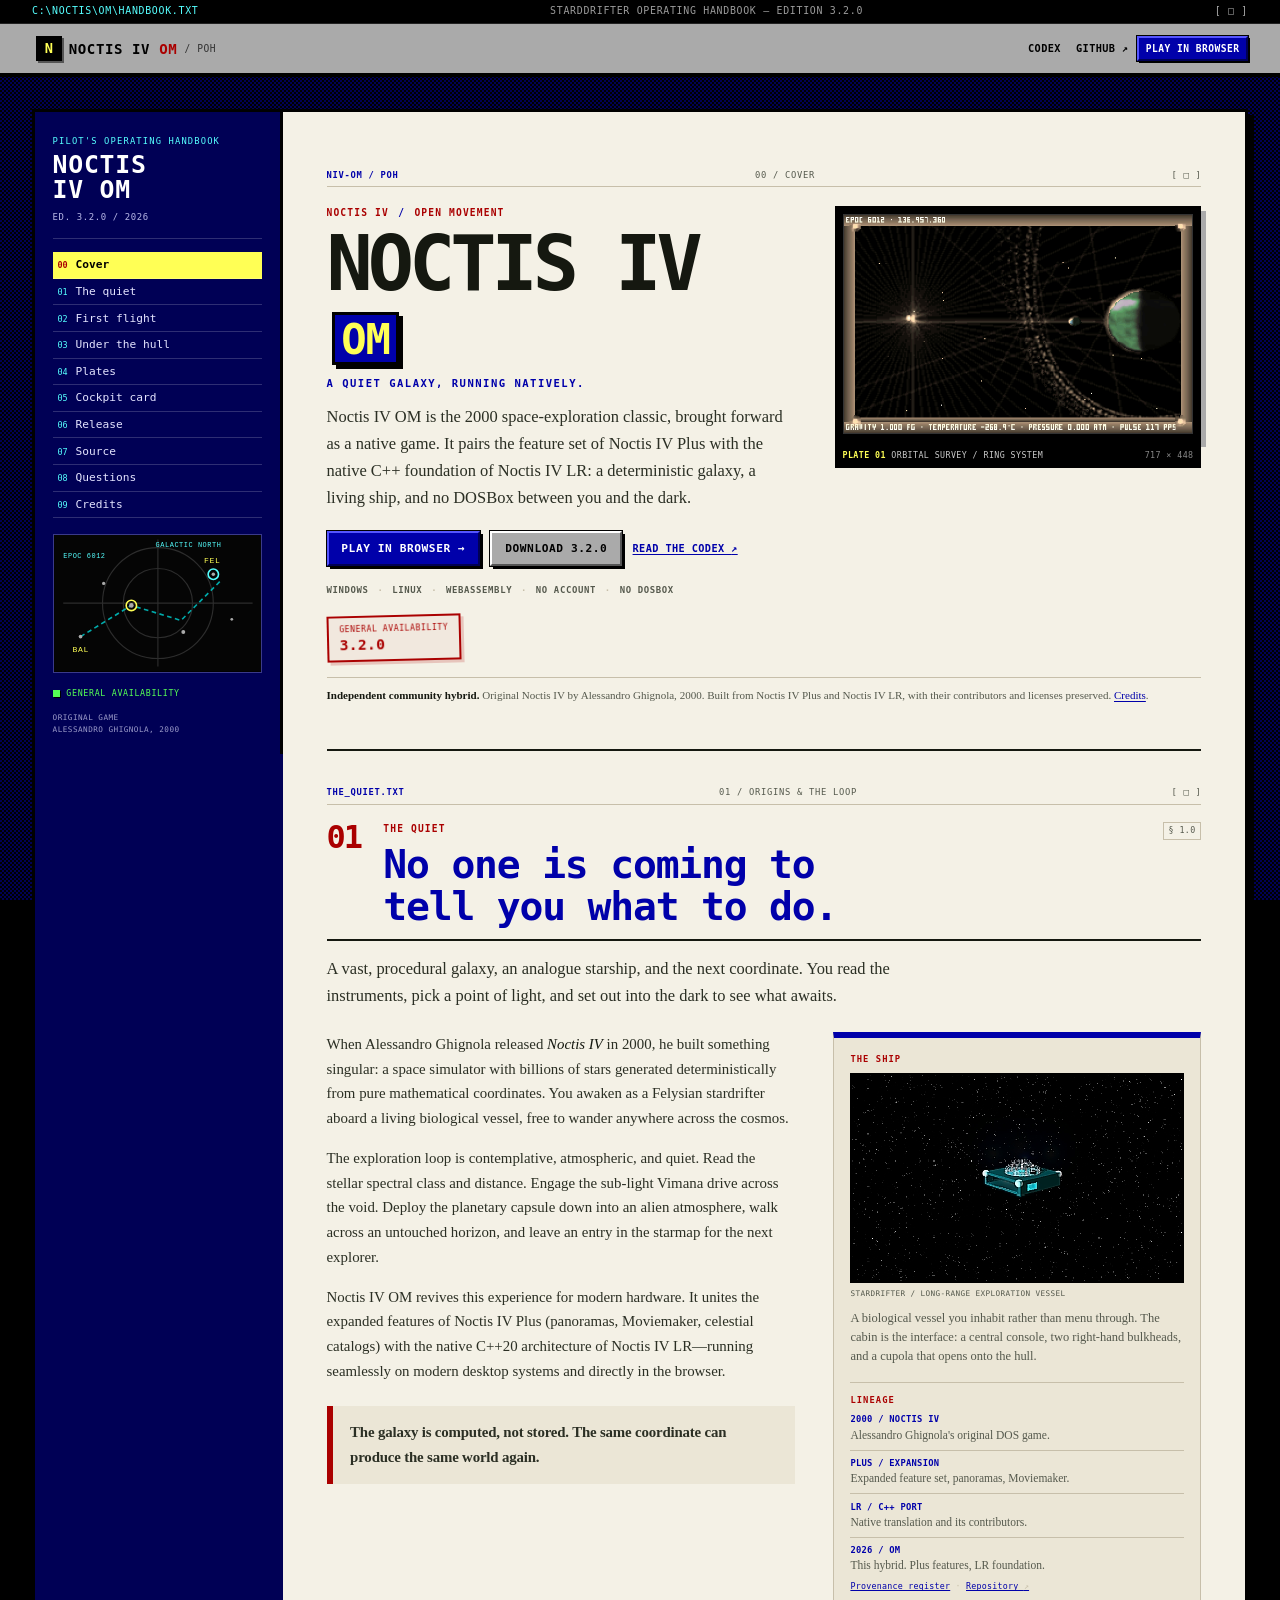
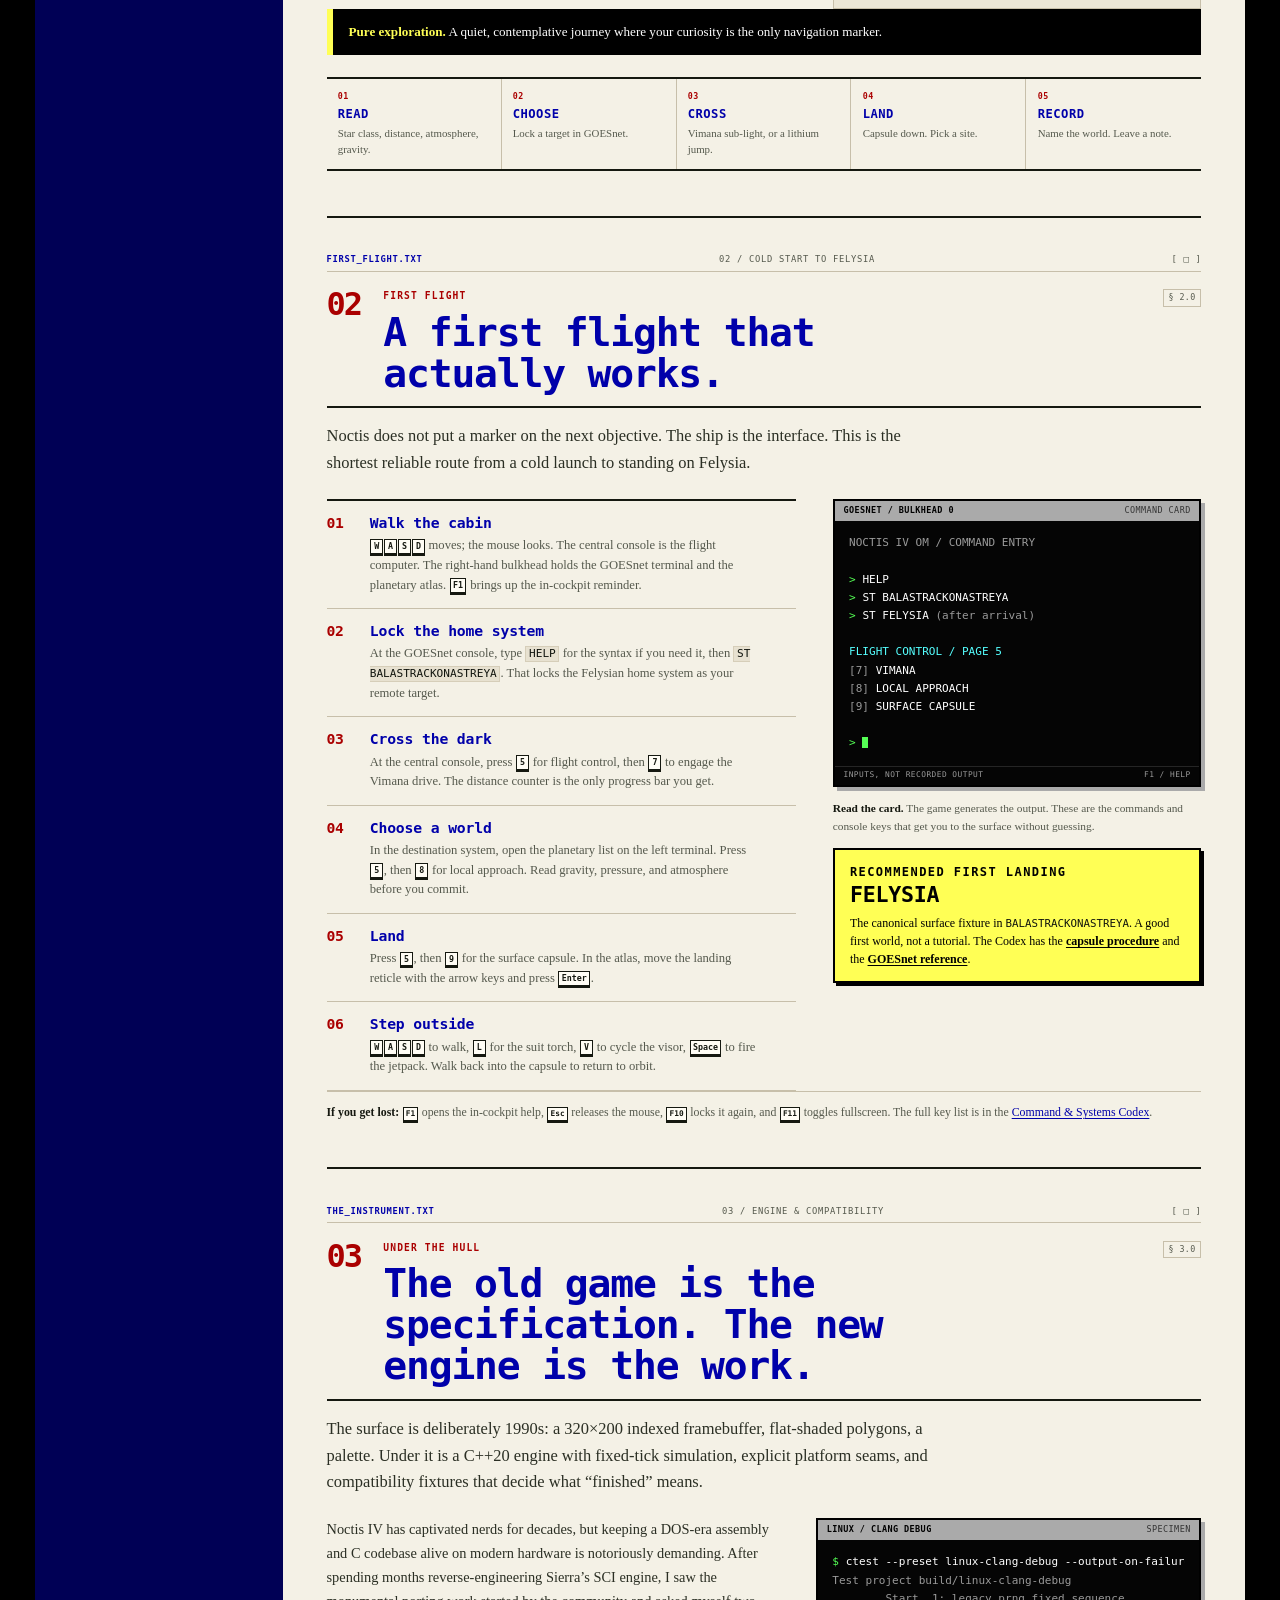
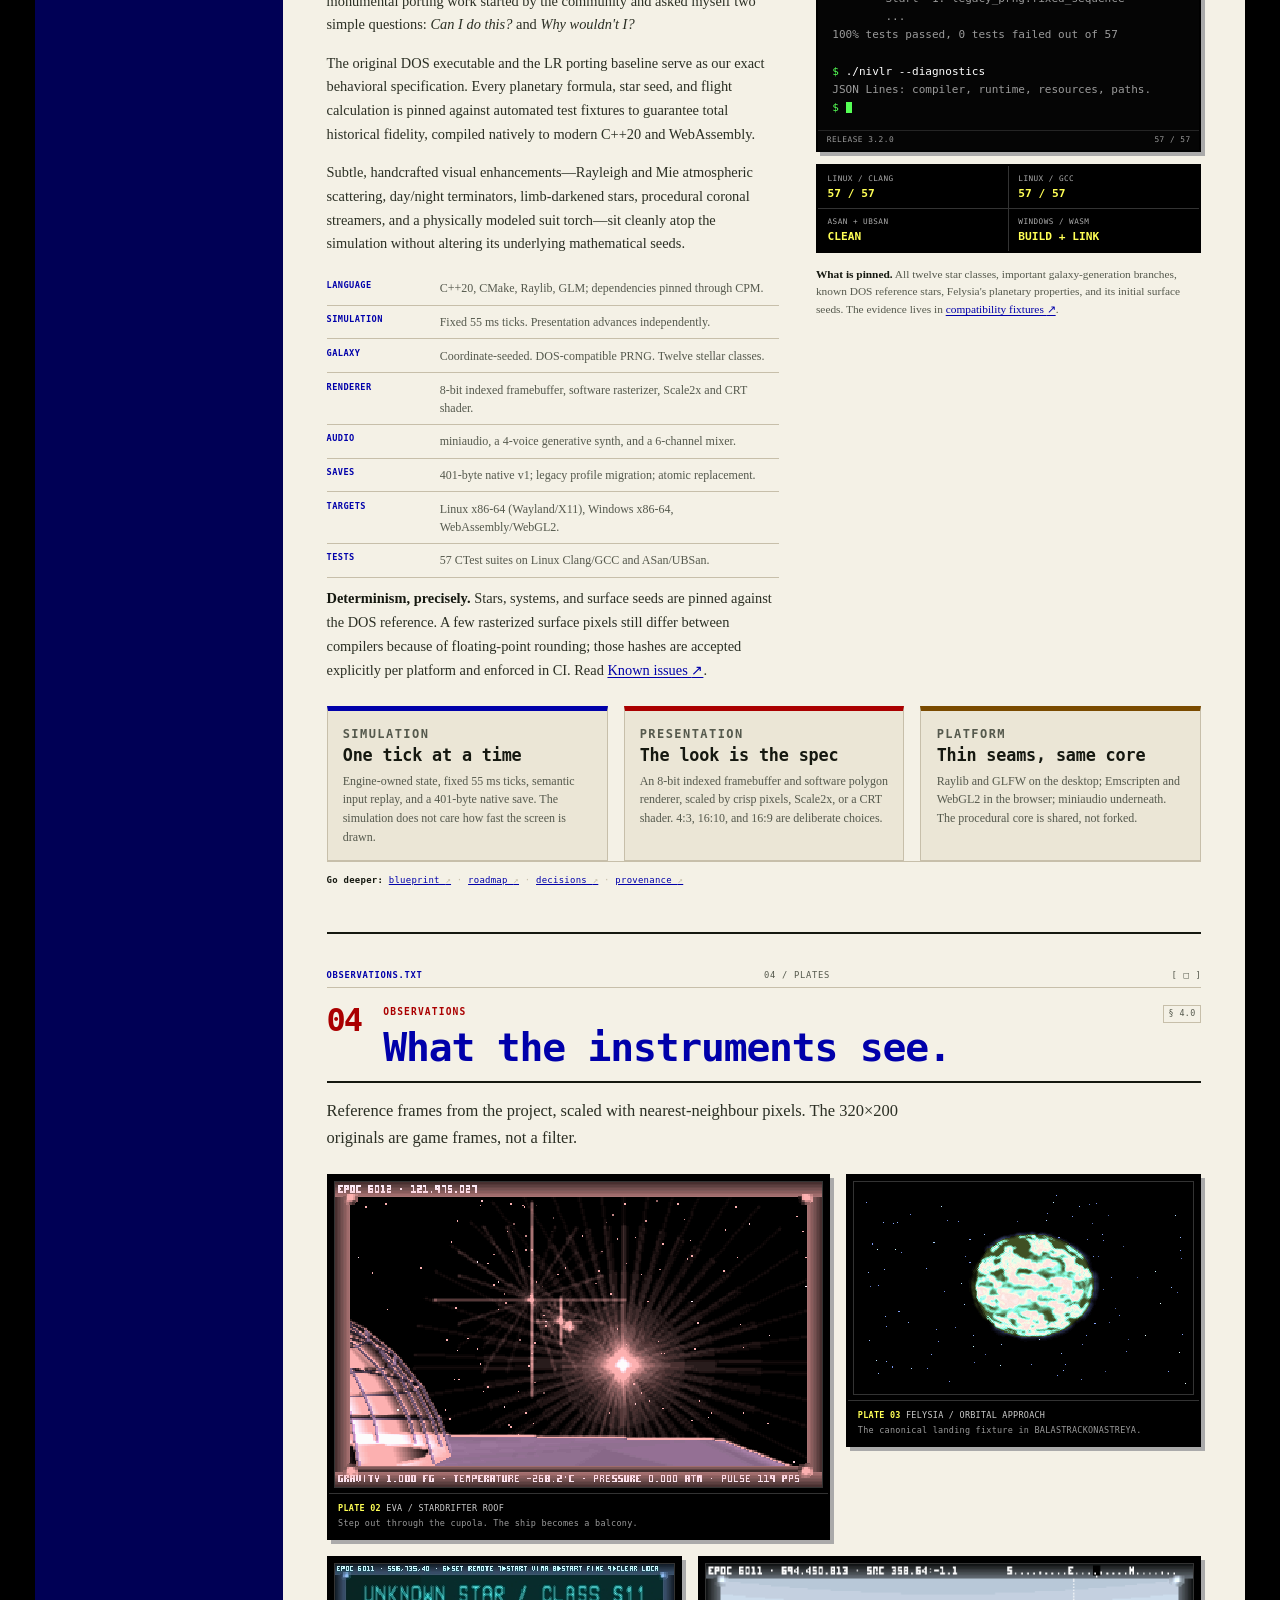
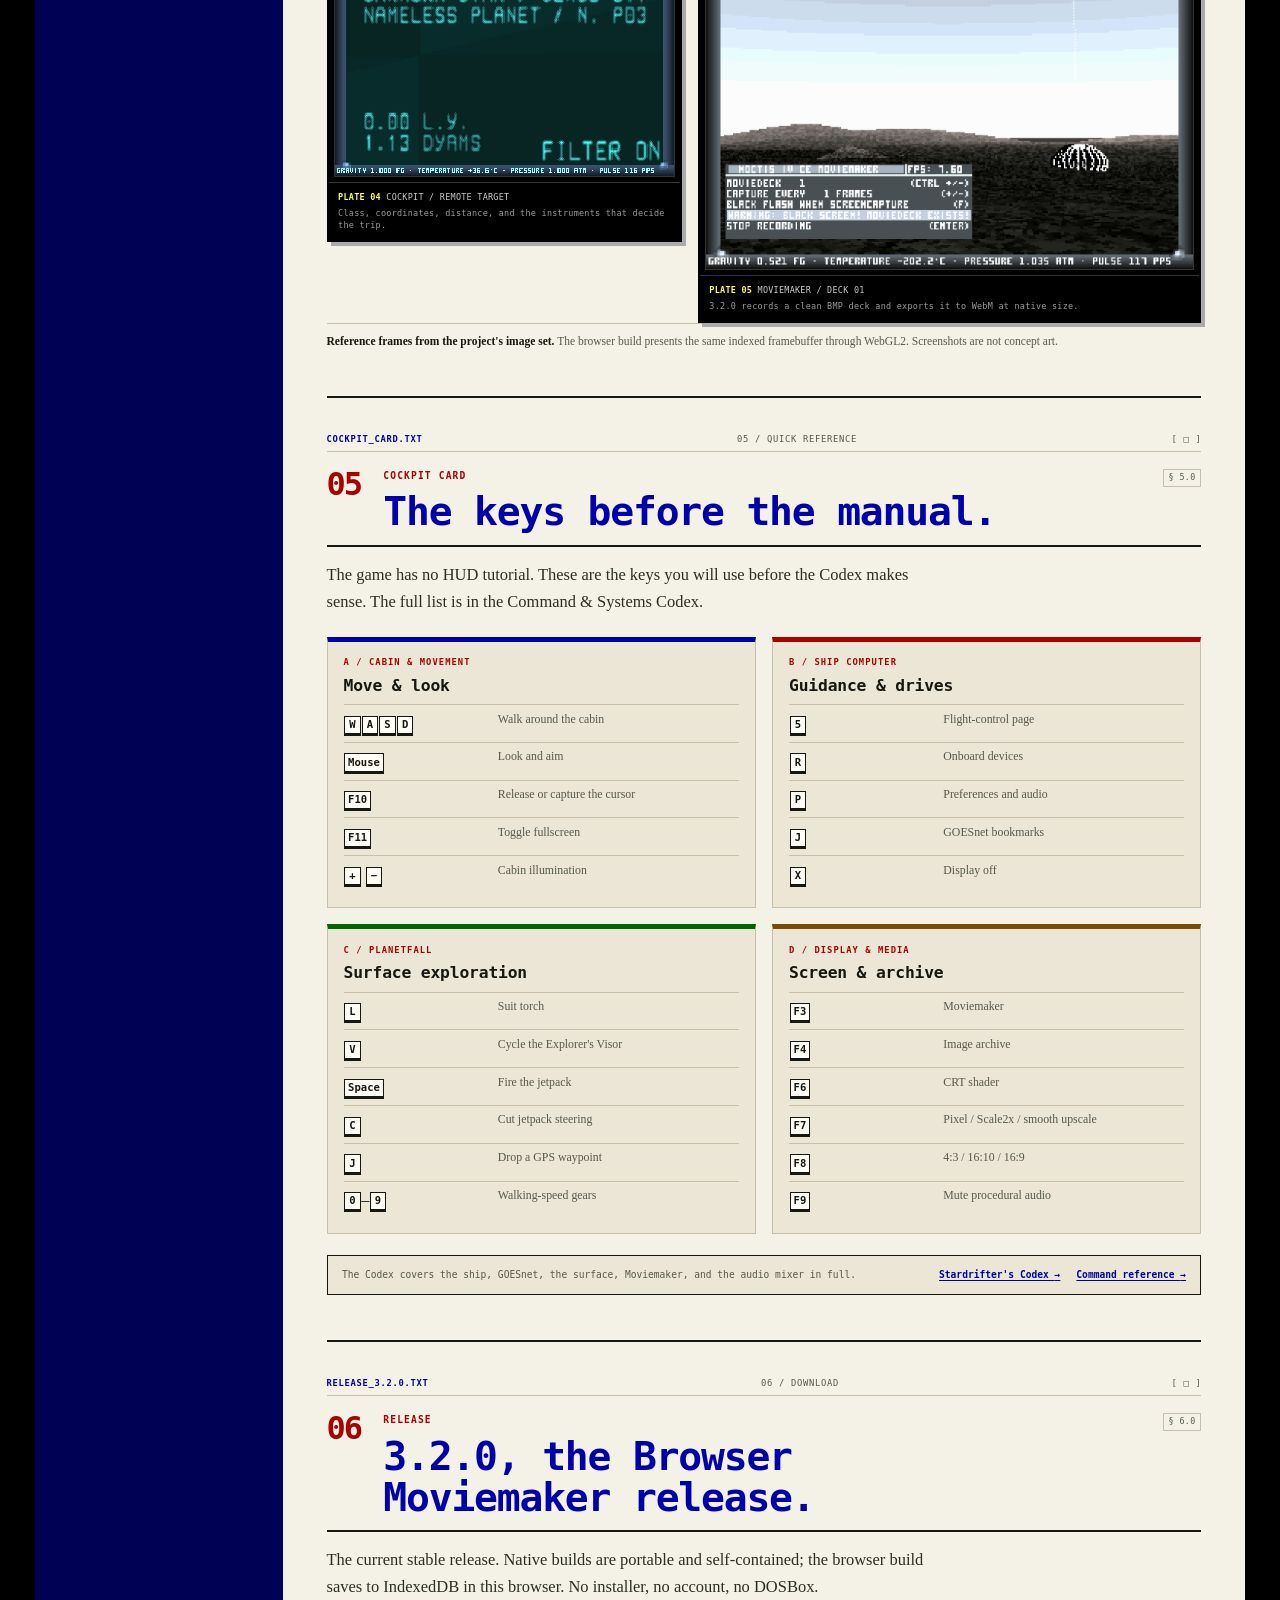
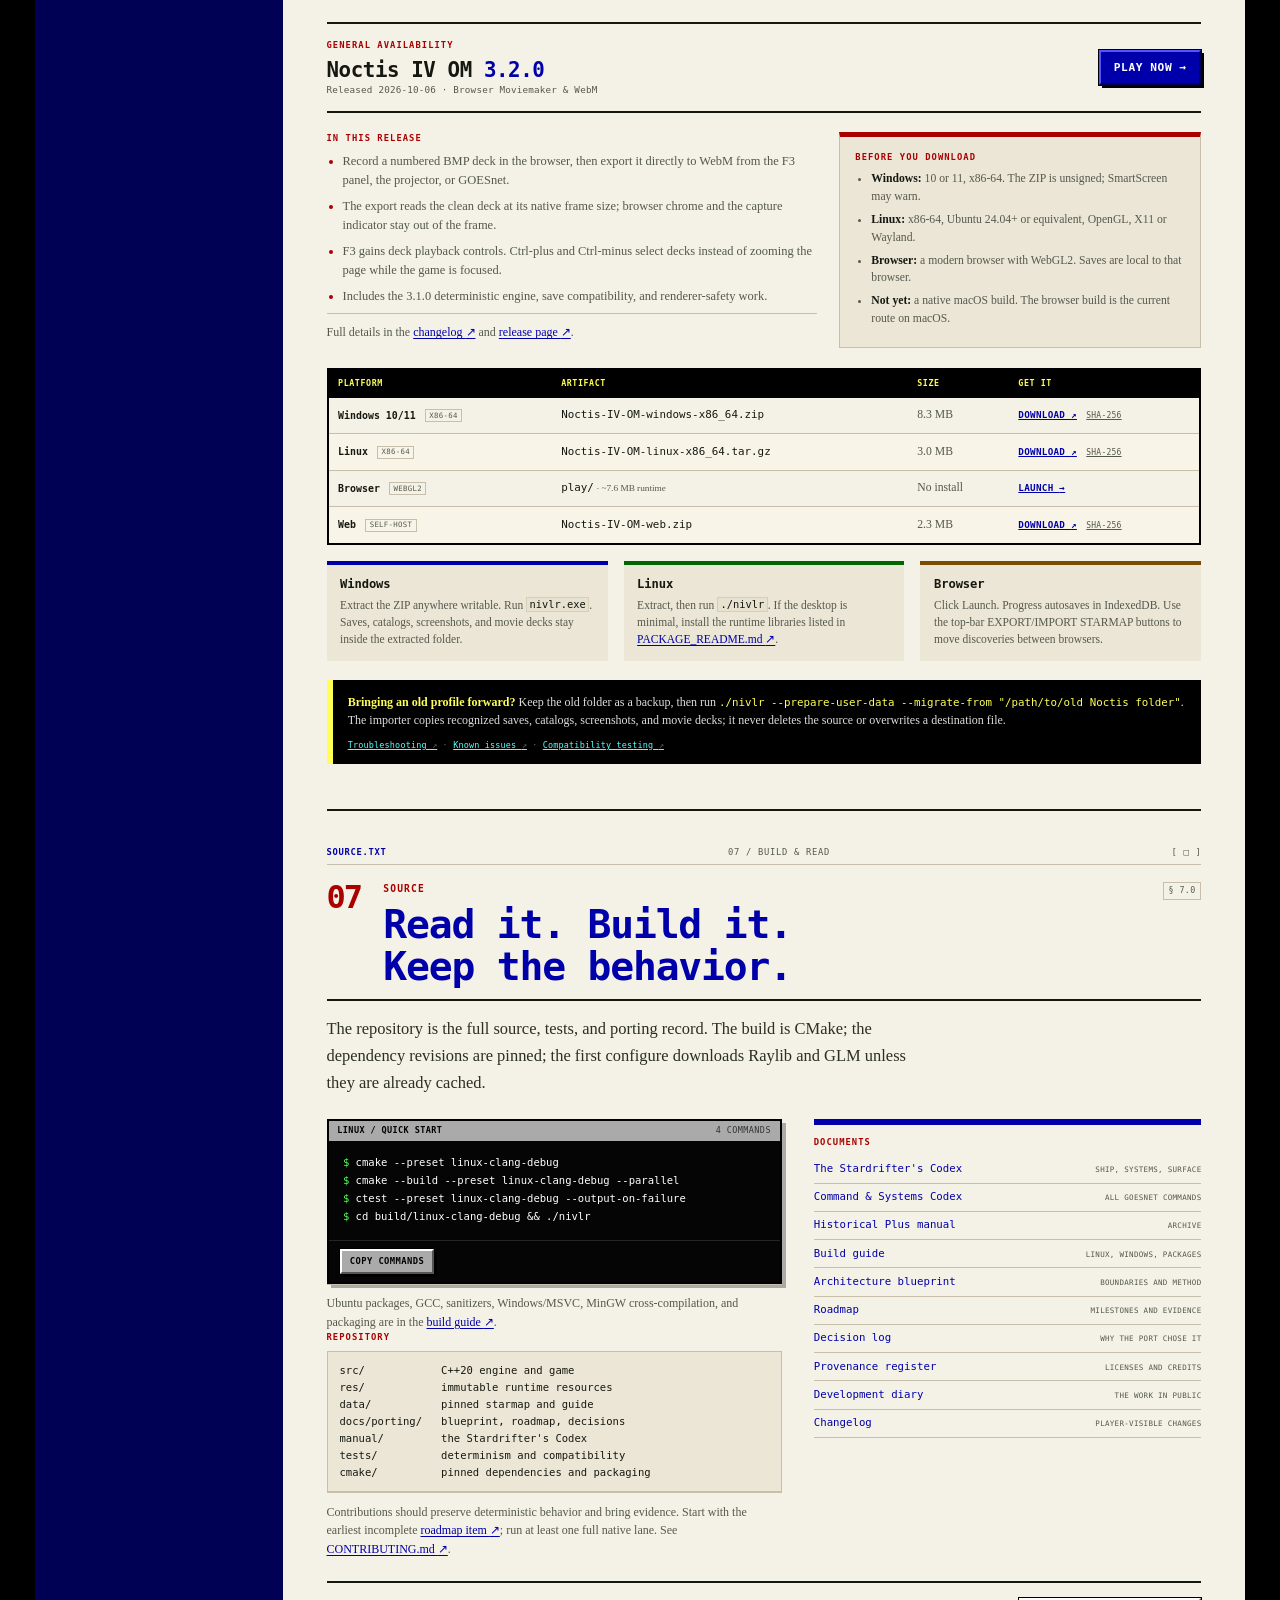
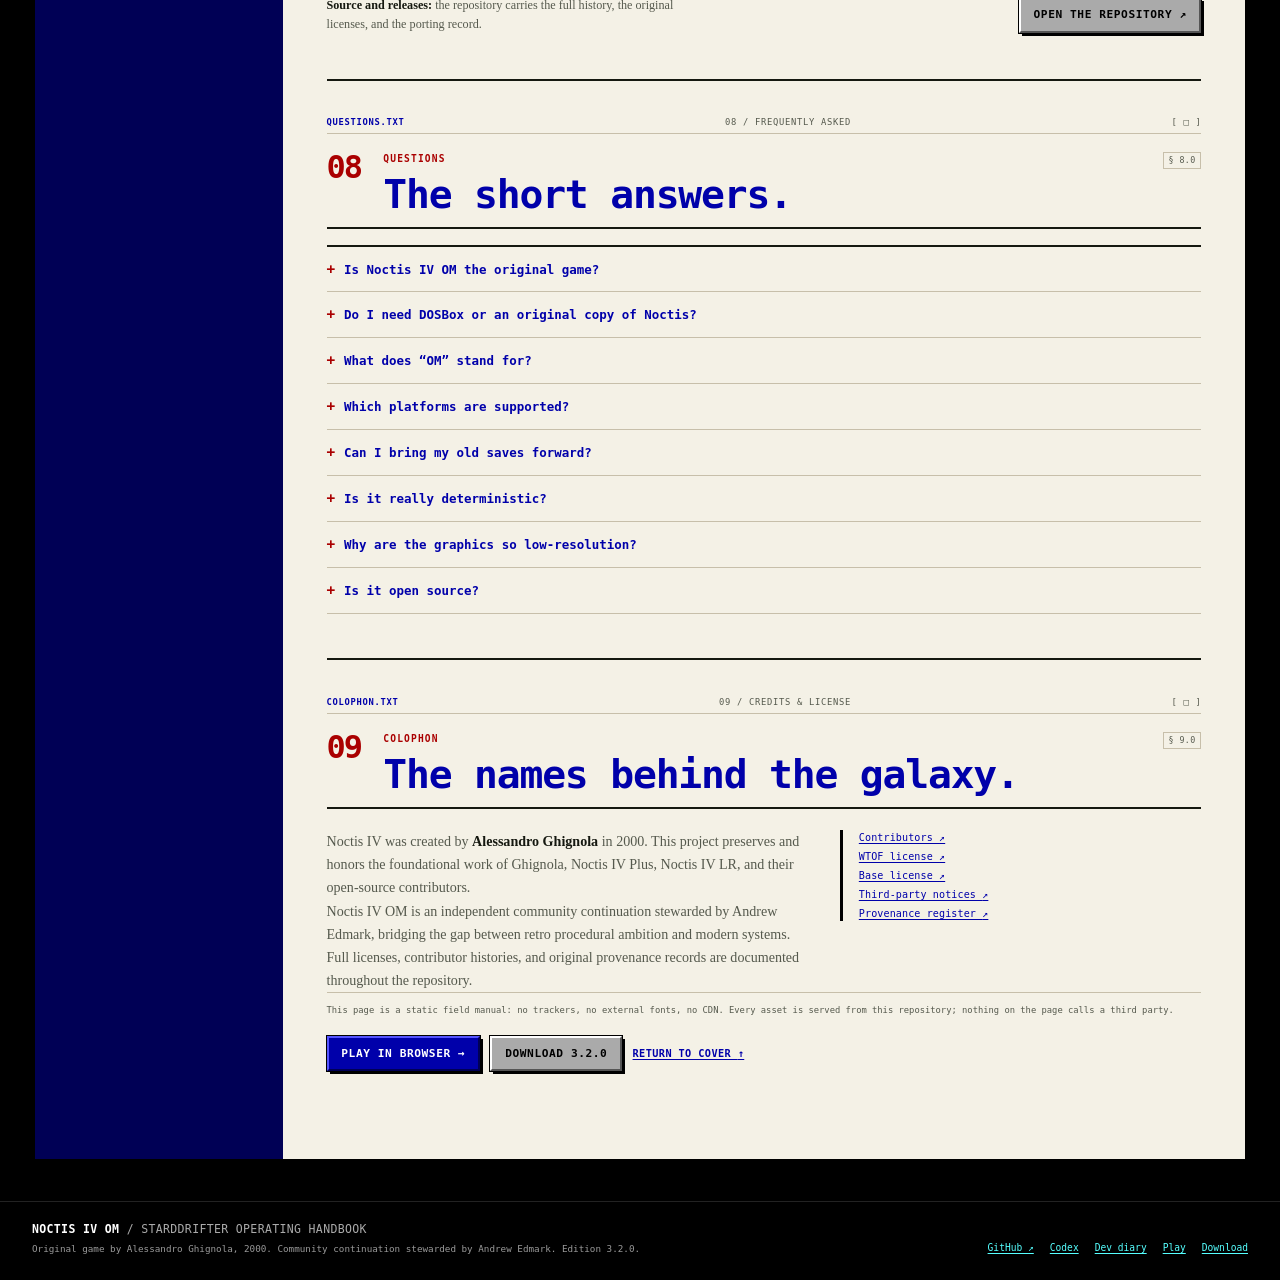
<file: index.html>
<!DOCTYPE html>
<html lang="en">
<head>
    <meta charset="UTF-8">
    <meta name="viewport" content="width=device-width, initial-scale=1.0">
    <title>Noctis IV OM — Stardrifter Operating Handbook</title>
    <meta name="description" content="Noctis IV OM is a native C++20 hybrid of Noctis IV Plus and Noctis IV LR. Explore a deterministic procedural galaxy, land on uncharted worlds, and play in your browser or download 3.2.0 for Windows and Linux. No DOSBox.">
    <meta name="theme-color" content="#000000">
    <meta property="og:title" content="Noctis IV OM — Stardrifter Operating Handbook">
    <meta property="og:description" content="A quiet galaxy, running natively. The 2000 space-exploration classic, running as a native C++20 game. No DOSBox, no combat, no destination but the one you choose.">
    <meta property="og:type" content="website">
    <meta name="twitter:card" content="summary">
    <link rel="icon" href="favicon.svg" type="image/svg+xml">
    <link rel="stylesheet" href="home.css">
    <script src="home.js" defer></script>
</head>
<body>

<a class="skip" href="#main">Skip to the handbook</a>

<div class="window-bar">
    <span class="window-name">C:\NOCTIS\OM\HANDBOOK.TXT</span>
    <span class="window-meta">STARDDRIFTER OPERATING HANDBOOK — EDITION 3.2.0</span>
    <span class="window-controls" aria-hidden="true">[ □ ]</span>
</div>

<header class="site-head">
    <div class="wrap head-inner">
        <a class="brand" href="#top" aria-label="Noctis IV OM handbook, back to cover">
            <span class="brand-mark" aria-hidden="true">N</span>
            <span class="brand-name">NOCTIS IV <span>OM</span></span>
            <span class="brand-ver">/ POH</span>
        </a>
        <nav class="head-nav" aria-label="Primary navigation">
            <a href="manual/index.html">Codex</a>
            <a href="https://github.com/aedmark/Noctis-IV-OM" target="_blank" rel="noopener">GitHub <span aria-hidden="true">↗</span></a>
            <a class="btn primary head-cta" href="play/">Play in browser</a>
        </nav>
    </div>
</header>

<main id="main" class="desk" tabindex="-1">
    <div class="sheet">

        <aside class="rail">
            <div class="rail-head">
                <p class="rail-label">PILOT'S OPERATING HANDBOOK</p>
                <p class="rail-title">NOCTIS <br>IV OM</p>
                <p class="rail-meta">ED. 3.2.0 / 2026</p>
            </div>
            <nav class="rail-nav" aria-label="Handbook contents">
                <a href="#top"><span>00</span> Cover</a>
                <a href="#discover"><span>01</span> The quiet</a>
                <a href="#first-flight"><span>02</span> First flight</a>
                <a href="#systems"><span>03</span> Under the hull</a>
                <a href="#gallery"><span>04</span> Plates</a>
                <a href="#controls"><span>05</span> Cockpit card</a>
                <a href="#download"><span>06</span> Release</a>
                <a href="#source"><span>07</span> Source</a>
                <a href="#faq"><span>08</span> Questions</a>
                <a href="#credits"><span>09</span> Credits</a>
            </nav>
            <div class="rail-chart" aria-hidden="true">
                <svg viewBox="0 0 180 118" role="presentation" focusable="false">
                    <rect width="180" height="118" fill="#050505"/>
                    <g fill="none" stroke="#2d2d2d" stroke-width="1">
                        <circle cx="90" cy="59" r="48"/>
                        <circle cx="90" cy="59" r="30"/>
                        <path d="M8 59h164M90 4v110"/>
                    </g>
                    <path d="M23 88 67 61l43 13 34-34" fill="none" stroke="#00aaaa" stroke-width="1.4" stroke-dasharray="4 3"/>
                    <g fill="#aaaaaa">
                        <circle cx="23" cy="88" r="1.6"/><circle cx="43" cy="42" r="1.4"/>
                        <circle cx="67" cy="61" r="2"/><circle cx="112" cy="84" r="1.7"/>
                        <circle cx="138" cy="34" r="1.5"/><circle cx="154" cy="73" r="1.2"/>
                    </g>
                    <circle cx="67" cy="61" r="4.5" fill="none" stroke="#ffff55" stroke-width="1.4"/>
                    <circle cx="138" cy="34" r="4.5" fill="none" stroke="#55ffff" stroke-width="1.4"/>
                    <g fill="#ffff55" font-family="monospace" font-size="7" letter-spacing=".08em">
                        <text x="16" y="101">BAL</text>
                        <text x="130" y="24">FEL</text>
                    </g>
                    <g fill="#55ffff" font-family="monospace" font-size="6" letter-spacing=".08em">
                        <text x="88" y="10">GALACTIC NORTH</text>
                        <text x="8" y="20">EPOC 6012</text>
                    </g>
                </svg>
            </div>
            <p class="rail-status"><span aria-hidden="true"></span> GENERAL AVAILABILITY</p>
            <p class="rail-note">ORIGINAL GAME<br>ALESSANDRO GHIGNOLA, 2000</p>
        </aside>

        <div class="paper">

            <section class="chapter cover" id="top" aria-labelledby="cover-title">
                <div class="chapter-cap">
                    <span>NIV-OM / POH</span>
                    <span>00 / COVER</span>
                    <span aria-hidden="true">[ □ ]</span>
                </div>

                <div class="cover-grid">
                    <div class="cover-copy">
                        <p class="kicker">NOCTIS IV <span>/</span> OPEN MOVEMENT</p>
                        <h1 id="cover-title">NOCTIS IV <span class="om-mark">OM</span></h1>
                        <p class="cover-sub">A quiet galaxy, running natively.</p>
                        <p class="lede">Noctis IV OM is the 2000 space-exploration classic, brought forward as a native game. It pairs the feature set of Noctis IV Plus with the native C++ foundation of Noctis IV LR: a deterministic galaxy, a living ship, and no DOSBox between you and the dark.</p>
                        <div class="actions">
                            <a class="btn primary" href="play/">Play in browser <span aria-hidden="true">→</span></a>
                            <a class="btn" href="#download">Download 3.2.0</a>
                            <a class="text-link" href="manual/index.html"> Read the Codex <span aria-hidden="true">↗</span></a>
                        </div>
                        <p class="meta"><span>WINDOWS</span><span>LINUX</span><span>WEBASSEMBLY</span><span>NO ACCOUNT</span><span>NO DOSBOX</span></p>
                        <p class="release-stamp"><span>GENERAL AVAILABILITY</span><b>3.2.0</b></p>
                    </div>

                    <figure class="hero-plate">
                        <div class="plate-frame">
                            <img src="doc/img/rings.png" width="717" height="448" alt="A ringed planet and its star seen from orbit in Noctis IV OM.">
                        </div>
                        <figcaption>
                            <span><b>PLATE 01</b> ORBITAL SURVEY / RING SYSTEM</span>
                            <span class="plate-spec">717 × 448</span>
                        </figcaption>
                    </figure>
                </div>

                <p class="provenance-line"><b>Independent community hybrid.</b> Original Noctis IV by Alessandro Ghignola, 2000. Built from Noctis IV Plus and Noctis IV LR, with their contributors and licenses preserved. <a href="#credits">Credits</a>.</p>
            </section>

            <section class="chapter" id="discover" aria-labelledby="discover-title">
                <div class="chapter-cap">
                    <span>THE_QUIET.TXT</span>
                    <span>01 / ORIGINS &amp; THE LOOP</span>
                    <span aria-hidden="true">[ □ ]</span>
                </div>
                <div class="chapter-body">
                    <div class="sec-head">
                        <span class="sec-num" aria-hidden="true">01</span>
                        <div>
                            <p class="kicker">THE QUIET</p>
                            <h2 id="discover-title">No one is coming to tell you what to do.</h2>
                        </div>
                        <span class="sec-ref">§ 1.0</span>
                    </div>

                    <p class="lede">A vast, procedural galaxy, an analogue starship, and the next coordinate. You read the instruments, pick a point of light, and set out into the dark to see what awaits.</p>

                    <div class="quiet-grid">
                        <div class="quiet-copy">
                            <p>When Alessandro Ghignola released <em>Noctis IV</em> in 2000, he built something singular: a space simulator with billions of stars generated deterministically from pure mathematical coordinates. You awaken as a Felysian stardrifter aboard a living biological vessel, free to wander anywhere across the cosmos.</p>
                            <p>The exploration loop is contemplative, atmospheric, and quiet. Read the stellar spectral class and distance. Engage the sub-light Vimana drive across the void. Deploy the planetary capsule down into an alien atmosphere, walk across an untouched horizon, and leave an entry in the starmap for the next explorer.</p>
                            <p>Noctis IV OM revives this experience for modern hardware. It unites the expanded features of Noctis IV Plus (panoramas, Moviemaker, celestial catalogs) with the native C++20 architecture of Noctis IV LR—running seamlessly on modern desktop systems and directly in the browser.</p>
                            <blockquote class="pull">
                                <p>The galaxy is computed, not stored. The same coordinate can produce the same world again.</p>
                            </blockquote>
                        </div>

                        <aside class="side-note" aria-label="The ship and its lineage">
                            <p class="card-label">THE SHIP</p>
                            <figure class="ship-plate">
                                <img src="doc/img/SD.JPG" width="320" height="200" loading="lazy" alt="The Stardrifter, a flat teal exploration vessel, against a field of stars.">
                                <figcaption>STARDRIFTER / LONG-RANGE EXPLORATION VESSEL</figcaption>
                            </figure>
                            <p class="side-copy">A biological vessel you inhabit rather than menu through. The cabin is the interface: a central console, two right-hand bulkheads, and a cupola that opens onto the hull.</p>

                            <p class="card-label lineage-label">LINEAGE</p>
                            <dl class="lineage">
                                <div><dt>2000 / NOCTIS IV</dt><dd>Alessandro Ghignola's original DOS game.</dd></div>
                                <div><dt>PLUS / EXPANSION</dt><dd>Expanded feature set, panoramas, Moviemaker.</dd></div>
                                <div><dt>LR / C++ PORT</dt><dd>Native translation and its contributors.</dd></div>
                                <div><dt>2026 / OM</dt><dd>This hybrid. Plus features, LR foundation.</dd></div>
                            </dl>
                            <p class="side-foot"><a href="docs/porting/PROVENANCE.md">Provenance register</a> <span aria-hidden="true">·</span> <a href="https://github.com/aedmark/Noctis-IV-OM" target="_blank" rel="noopener">Repository <span aria-hidden="true">↗</span></a></p>
                        </aside>
                    </div>

                    <p class="callout"><b>Pure exploration.</b> A quiet, contemplative journey where your curiosity is the only navigation marker.</p>

                    <ol class="loop" aria-label="The exploration loop">
                        <li>
                            <span class="loop-num" aria-hidden="true">01</span>
                            <h3>READ</h3>
                            <p>Star class, distance, atmosphere, gravity.</p>
                        </li>
                        <li>
                            <span class="loop-num" aria-hidden="true">02</span>
                            <h3>CHOOSE</h3>
                            <p>Lock a target in GOESnet.</p>
                        </li>
                        <li>
                            <span class="loop-num" aria-hidden="true">03</span>
                            <h3>CROSS</h3>
                            <p>Vimana sub-light, or a lithium jump.</p>
                        </li>
                        <li>
                            <span class="loop-num" aria-hidden="true">04</span>
                            <h3>LAND</h3>
                            <p>Capsule down. Pick a site.</p>
                        </li>
                        <li>
                            <span class="loop-num" aria-hidden="true">05</span>
                            <h3>RECORD</h3>
                            <p>Name the world. Leave a note.</p>
                        </li>
                    </ol>
                </div>
            </section>

            <section class="chapter" id="first-flight" aria-labelledby="flight-title">
                <div class="chapter-cap">
                    <span>FIRST_FLIGHT.TXT</span>
                    <span>02 / COLD START TO FELYSIA</span>
                    <span aria-hidden="true">[ □ ]</span>
                </div>
                <div class="chapter-body">
                    <div class="sec-head">
                        <span class="sec-num" aria-hidden="true">02</span>
                        <div>
                            <p class="kicker">FIRST FLIGHT</p>
                            <h2 id="flight-title">A first flight that actually works.</h2>
                        </div>
                        <span class="sec-ref">§ 2.0</span>
                    </div>

                    <p class="lede">Noctis does not put a marker on the next objective. The ship is the interface. This is the shortest reliable route from a cold launch to standing on Felysia.</p>

                    <div class="flight-grid">
                        <ol class="flight-steps">
                            <li>
                                <span class="step-num" aria-hidden="true">01</span>
                                <div class="step-body">
                                    <h3>Walk the cabin</h3>
                                    <p><kbd>W</kbd><kbd>A</kbd><kbd>S</kbd><kbd>D</kbd> moves; the mouse looks. The central console is the flight computer. The right-hand bulkhead holds the GOESnet terminal and the planetary atlas. <kbd>F1</kbd> brings up the in-cockpit reminder.</p>
                                </div>
                            </li>
                            <li>
                                <span class="step-num" aria-hidden="true">02</span>
                                <div class="step-body">
                                    <h3>Lock the home system</h3>
                                    <p>At the GOESnet console, type <code>HELP</code> for the syntax if you need it, then <code>ST BALASTRACKONASTREYA</code>. That locks the Felysian home system as your remote target.</p>
                                </div>
                            </li>
                            <li>
                                <span class="step-num" aria-hidden="true">03</span>
                                <div class="step-body">
                                    <h3>Cross the dark</h3>
                                    <p>At the central console, press <kbd>5</kbd> for flight control, then <kbd>7</kbd> to engage the Vimana drive. The distance counter is the only progress bar you get.</p>
                                </div>
                            </li>
                            <li>
                                <span class="step-num" aria-hidden="true">04</span>
                                <div class="step-body">
                                    <h3>Choose a world</h3>
                                    <p>In the destination system, open the planetary list on the left terminal. Press <kbd>5</kbd>, then <kbd>8</kbd> for local approach. Read gravity, pressure, and atmosphere before you commit.</p>
                                </div>
                            </li>
                            <li>
                                <span class="step-num" aria-hidden="true">05</span>
                                <div class="step-body">
                                    <h3>Land</h3>
                                    <p>Press <kbd>5</kbd>, then <kbd>9</kbd> for the surface capsule. In the atlas, move the landing reticle with the arrow keys and press <kbd>Enter</kbd>.</p>
                                </div>
                            </li>
                            <li>
                                <span class="step-num" aria-hidden="true">06</span>
                                <div class="step-body">
                                    <h3>Step outside</h3>
                                    <p><kbd>W</kbd><kbd>A</kbd><kbd>S</kbd><kbd>D</kbd> to walk, <kbd>L</kbd> for the suit torch, <kbd>V</kbd> to cycle the visor, <kbd>Space</kbd> to fire the jetpack. Walk back into the capsule to return to orbit.</p>
                                </div>
                            </li>
                        </ol>

                        <aside class="flight-card" aria-label="GOESnet and flight-control command card">
                            <div class="terminal">
                                <div class="terminal-bar"><span>GOESNET / BULKHEAD 0</span><span>COMMAND CARD</span></div>
                                <div class="terminal-body">
<pre><span class="t-dim">NOCTIS IV OM / COMMAND ENTRY</span>

<span class="t-prompt">&gt;</span> <span class="t-cmd">HELP</span>
<span class="t-prompt">&gt;</span> <span class="t-cmd">ST BALASTRACKONASTREYA</span>
<span class="t-prompt">&gt;</span> <span class="t-cmd">ST FELYSIA</span> <span class="t-dim">(after arrival)</span>

<span class="t-cyan">FLIGHT CONTROL / PAGE 5</span>
<span class="t-dim">[7]</span> <span class="t-cmd">VIMANA</span>
<span class="t-dim">[8]</span> <span class="t-cmd">LOCAL APPROACH</span>
<span class="t-dim">[9]</span> <span class="t-cmd">SURFACE CAPSULE</span>

<span class="t-prompt">&gt;</span> <span class="t-cursor" aria-hidden="true"></span></pre>
                                </div>
                                <div class="terminal-foot"><span>INPUTS, NOT RECORDED OUTPUT</span><span>F1 / HELP</span></div>
                            </div>
                            <p class="specimen-note"><b>Read the card.</b> The game generates the output. These are the commands and console keys that get you to the surface without guessing.</p>

                            <div class="guide-note">
                                <p class="card-label">RECOMMENDED FIRST LANDING</p>
                                <h3>FELYSIA</h3>
                                <p>The canonical surface fixture in <code>BALASTRACKONASTREYA</code>. A good first world, not a tutorial. The Codex has the <a href="manual/index.html#capsule-descent">capsule procedure</a> and the <a href="manual/index.html#goesnet-architecture">GOESnet reference</a>.</p>
                            </div>
                        </aside>
                    </div>

                    <p class="flight-foot"><b>If you get lost:</b> <kbd>F1</kbd> opens the in-cockpit help, <kbd>Esc</kbd> releases the mouse, <kbd>F10</kbd> locks it again, and <kbd>F11</kbd> toggles fullscreen. The full key list is in the <a href="manual/commands.html">Command &amp; Systems Codex</a>.</p>
                </div>
            </section>

            <section class="chapter" id="systems" aria-labelledby="systems-title">
                <div class="chapter-cap">
                    <span>THE_INSTRUMENT.TXT</span>
                    <span>03 / ENGINE &amp; COMPATIBILITY</span>
                    <span aria-hidden="true">[ □ ]</span>
                </div>
                <div class="chapter-body">
                    <div class="sec-head">
                        <span class="sec-num" aria-hidden="true">03</span>
                        <div>
                            <p class="kicker">UNDER THE HULL</p>
                            <h2 id="systems-title">The old game is the specification. The new engine is the work.</h2>
                        </div>
                        <span class="sec-ref">§ 3.0</span>
                    </div>

                    <p class="lede">The surface is deliberately 1990s: a 320×200 indexed framebuffer, flat-shaded polygons, a palette. Under it is a C++20 engine with fixed-tick simulation, explicit platform seams, and compatibility fixtures that decide what “finished” means.</p>

                    <div class="system-grid">
                        <div class="system-copy">
                            <p>Noctis IV has captivated nerds for decades, but keeping a DOS-era assembly and C codebase alive on modern hardware is notoriously demanding. After spending months reverse-engineering Sierra’s SCI engine, I saw the monumental porting work started by the community and asked myself two simple questions: <em>Can I do this?</em> and <em>Why wouldn't I?</em></p>
                            <p>The original DOS executable and the LR porting baseline serve as our exact behavioral specification. Every planetary formula, star seed, and flight calculation is pinned against automated test fixtures to guarantee total historical fidelity, compiled natively to modern C++20 and WebAssembly.</p>
                            <p>Subtle, handcrafted visual enhancements—Rayleigh and Mie atmospheric scattering, day/night terminators, limb-darkened stars, procedural coronal streamers, and a physically modeled suit torch—sit cleanly atop the simulation without altering its underlying mathematical seeds.</p>

                            <table class="spec-table">
                                <caption class="visually-hidden">Noctis IV OM implementation at a glance</caption>
                                <tbody>
                                    <tr><th scope="row">Language</th><td>C++20, CMake, Raylib, GLM; dependencies pinned through CPM.</td></tr>
                                    <tr><th scope="row">Simulation</th><td>Fixed 55 ms ticks. Presentation advances independently.</td></tr>
                                    <tr><th scope="row">Galaxy</th><td>Coordinate-seeded. DOS-compatible PRNG. Twelve stellar classes.</td></tr>
                                    <tr><th scope="row">Renderer</th><td>8-bit indexed framebuffer, software rasterizer, Scale2x and CRT shader.</td></tr>
                                    <tr><th scope="row">Audio</th><td>miniaudio, a 4-voice generative synth, and a 6-channel mixer.</td></tr>
                                    <tr><th scope="row">Saves</th><td>401-byte native v1; legacy profile migration; atomic replacement.</td></tr>
                                    <tr><th scope="row">Targets</th><td>Linux x86-64 (Wayland/X11), Windows x86-64, WebAssembly/WebGL2.</td></tr>
                                    <tr><th scope="row">Tests</th><td>57 CTest suites on Linux Clang/GCC and ASan/UBSan.</td></tr>
                                </tbody>
                            </table>

                            <p class="small-note"><b>Determinism, precisely.</b> Stars, systems, and surface seeds are pinned against the DOS reference. A few rasterized surface pixels still differ between compilers because of floating-point rounding; those hashes are accepted explicitly per platform and enforced in CI. Read <a href="https://github.com/aedmark/Noctis-IV-OM/blob/master/KNOWN_ISSUES.md" target="_blank" rel="noopener">Known issues <span aria-hidden="true">↗</span></a>.</p>
                        </div>

                        <aside class="proof" aria-label="Build and test evidence">
                            <div class="terminal">
                                <div class="terminal-bar"><span>LINUX / CLANG DEBUG</span><span>SPECIMEN</span></div>
                                <div class="terminal-body">
<pre><span class="t-prompt">$</span> <span class="t-cmd">ctest --preset linux-clang-debug --output-on-failure</span>
<span class="t-dim">Test project build/linux-clang-debug</span>
<span class="t-dim">        Start  1: legacy_prng.fixed_sequence</span>
<span class="t-dim">        ...</span>
<span class="t-dim">100% tests passed, 0 tests failed out of 57</span>

<span class="t-prompt">$</span> <span class="t-cmd">./nivlr --diagnostics</span>
<span class="t-dim">JSON Lines: compiler, runtime, resources, paths.</span>
<span class="t-prompt">$</span> <span class="t-cursor" aria-hidden="true"></span></pre>
                                </div>
                                <div class="terminal-foot"><span>RELEASE 3.2.0</span><span>57 / 57</span></div>
                            </div>

                            <dl class="proof-list">
                                <div><dt>Linux / Clang</dt><dd>57 / 57</dd></div>
                                <div><dt>Linux / GCC</dt><dd>57 / 57</dd></div>
                                <div><dt>ASan + UBSan</dt><dd>CLEAN</dd></div>
                                <div><dt>Windows / WASM</dt><dd>BUILD + LINK</dd></div>
                            </dl>

                            <p class="specimen-note"><b>What is pinned.</b> All twelve star classes, important galaxy-generation branches, known DOS reference stars, Felysia's planetary properties, and its initial surface seeds. The evidence lives in <a href="https://github.com/aedmark/Noctis-IV-OM/blob/master/docs/porting/COMPATIBILITY_FIXTURES.md" target="_blank" rel="noopener">compatibility fixtures <span aria-hidden="true">↗</span></a>.</p>
                        </aside>
                    </div>

                    <div class="architecture">
                        <article>
                            <p class="card-label">SIMULATION</p>
                            <h3>One tick at a time</h3>
                            <p>Engine-owned state, fixed 55 ms ticks, semantic input replay, and a 401-byte native save. The simulation does not care how fast the screen is drawn.</p>
                        </article>
                        <article>
                            <p class="card-label">PRESENTATION</p>
                            <h3>The look is the spec</h3>
                            <p>An 8-bit indexed framebuffer and software polygon renderer, scaled by crisp pixels, Scale2x, or a CRT shader. 4:3, 16:10, and 16:9 are deliberate choices.</p>
                        </article>
                        <article>
                            <p class="card-label">PLATFORM</p>
                            <h3>Thin seams, same core</h3>
                            <p>Raylib and GLFW on the desktop; Emscripten and WebGL2 in the browser; miniaudio underneath. The procedural core is shared, not forked.</p>
                        </article>
                    </div>

                    <p class="doc-line"><b>Go deeper:</b> <a href="https://github.com/aedmark/Noctis-IV-OM/blob/master/docs/porting/BLUEPRINT.md" target="_blank" rel="noopener">blueprint <span aria-hidden="true">↗</span></a> <span aria-hidden="true">·</span> <a href="https://github.com/aedmark/Noctis-IV-OM/blob/master/docs/porting/ROADMAP.md" target="_blank" rel="noopener">roadmap <span aria-hidden="true">↗</span></a> <span aria-hidden="true">·</span> <a href="https://github.com/aedmark/Noctis-IV-OM/blob/master/docs/porting/DECISIONS.md" target="_blank" rel="noopener">decisions <span aria-hidden="true">↗</span></a> <span aria-hidden="true">·</span> <a href="https://github.com/aedmark/Noctis-IV-OM/blob/master/docs/porting/PROVENANCE.md" target="_blank" rel="noopener">provenance <span aria-hidden="true">↗</span></a></p>
                </div>
            </section>

            <section class="chapter" id="gallery" aria-labelledby="gallery-title">
                <div class="chapter-cap">
                    <span>OBSERVATIONS.TXT</span>
                    <span>04 / PLATES</span>
                    <span aria-hidden="true">[ □ ]</span>
                </div>
                <div class="chapter-body">
                    <div class="sec-head">
                        <span class="sec-num" aria-hidden="true">04</span>
                        <div>
                            <p class="kicker">OBSERVATIONS</p>
                            <h2 id="gallery-title">What the instruments see.</h2>
                        </div>
                        <span class="sec-ref">§ 4.0</span>
                    </div>

                    <p class="lede">Reference frames from the project, scaled with nearest-neighbour pixels. The 320×200 originals are game frames, not a filter.</p>

                    <div class="plate-grid">
                        <figure class="plate plate-wide">
                            <div class="plate-frame">
                                <img src="doc/img/roof.png" width="960" height="600" loading="lazy" alt="The view from the Stardrifter's roof: a pink starfield, a bright star, and the curved hull.">
                            </div>
                            <figcaption>
                                <span><b>PLATE 02</b> EVA / STARDRIFTER ROOF</span>
                                <span>Step out through the cupola. The ship becomes a balcony.</span>
                            </figcaption>
                        </figure>

                        <figure class="plate plate-narrow">
                            <div class="plate-frame">
                                <img src="doc/img/FELYSIA.GIF" width="320" height="200" loading="lazy" alt="Felysia, a pale green planet, against a black starfield.">
                            </div>
                            <figcaption>
                                <span><b>PLATE 03</b> FELYSIA / ORBITAL APPROACH</span>
                                <span>The canonical landing fixture in BALASTRACKONASTREYA.</span>
                            </figcaption>
                        </figure>

                        <figure class="plate plate-narrow">
                            <div class="plate-frame">
                                <img src="doc/img/HUD.JPG" width="320" height="200" loading="lazy" alt="Cockpit telemetry showing an unknown S11 star and a nameless planet at 1.13 diameters.">
                            </div>
                            <figcaption>
                                <span><b>PLATE 04</b> COCKPIT / REMOTE TARGET</span>
                                <span>Class, coordinates, distance, and the instruments that decide the trip.</span>
                            </figcaption>
                        </figure>

                        <figure class="plate plate-wide">
                            <div class="plate-frame">
                                <img src="doc/img/moviemaker.png" width="640" height="400" loading="lazy" alt="Moviemaker deck controls over a dark planetary horizon, set to capture every frame.">
                            </div>
                            <figcaption>
                                <span><b>PLATE 05</b> MOVIEMAKER / DECK 01</span>
                                <span>3.2.0 records a clean BMP deck and exports it to WebM at native size.</span>
                            </figcaption>
                        </figure>
                    </div>

                    <p class="plate-note"><b>Reference frames from the project's image set.</b> The browser build presents the same indexed framebuffer through WebGL2. Screenshots are not concept art.</p>
                </div>
            </section>

            <section class="chapter" id="controls" aria-labelledby="controls-title">
                <div class="chapter-cap">
                    <span>COCKPIT_CARD.TXT</span>
                    <span>05 / QUICK REFERENCE</span>
                    <span aria-hidden="true">[ □ ]</span>
                </div>
                <div class="chapter-body">
                    <div class="sec-head">
                        <span class="sec-num" aria-hidden="true">05</span>
                        <div>
                            <p class="kicker">COCKPIT CARD</p>
                            <h2 id="controls-title">The keys before the manual.</h2>
                        </div>
                        <span class="sec-ref">§ 5.0</span>
                    </div>

                    <p class="lede">The game has no HUD tutorial. These are the keys you will use before the Codex makes sense. The full list is in the Command &amp; Systems Codex.</p>

                    <div class="controls-grid">
                        <section class="control-card" aria-labelledby="controls-cabin">
                            <p class="card-label">A / CABIN &amp; MOVEMENT</p>
                            <h3 id="controls-cabin">Move &amp; look</h3>
                            <dl>
                                <div><dt><kbd>W</kbd><kbd>A</kbd><kbd>S</kbd><kbd>D</kbd></dt><dd>Walk around the cabin</dd></div>
                                <div><dt><kbd>Mouse</kbd></dt><dd>Look and aim</dd></div>
                                <div><dt><kbd>F10</kbd></dt><dd>Release or capture the cursor</dd></div>
                                <div><dt><kbd>F11</kbd></dt><dd>Toggle fullscreen</dd></div>
                                <div><dt><kbd>+</kbd> <kbd>−</kbd></dt><dd>Cabin illumination</dd></div>
                            </dl>
                        </section>

                        <section class="control-card" aria-labelledby="controls-ship">
                            <p class="card-label">B / SHIP COMPUTER</p>
                            <h3 id="controls-ship">Guidance &amp; drives</h3>
                            <dl>
                                <div><dt><kbd>5</kbd></dt><dd>Flight-control page</dd></div>
                                <div><dt><kbd>R</kbd></dt><dd>Onboard devices</dd></div>
                                <div><dt><kbd>P</kbd></dt><dd>Preferences and audio</dd></div>
                                <div><dt><kbd>J</kbd></dt><dd>GOESnet bookmarks</dd></div>
                                <div><dt><kbd>X</kbd></dt><dd>Display off</dd></div>
                            </dl>
                        </section>

                        <section class="control-card" aria-labelledby="controls-surface">
                            <p class="card-label">C / PLANETFALL</p>
                            <h3 id="controls-surface">Surface exploration</h3>
                            <dl>
                                <div><dt><kbd>L</kbd></dt><dd>Suit torch</dd></div>
                                <div><dt><kbd>V</kbd></dt><dd>Cycle the Explorer's Visor</dd></div>
                                <div><dt><kbd>Space</kbd></dt><dd>Fire the jetpack</dd></div>
                                <div><dt><kbd>C</kbd></dt><dd>Cut jetpack steering</dd></div>
                                <div><dt><kbd>J</kbd></dt><dd>Drop a GPS waypoint</dd></div>
                                <div><dt><kbd>0</kbd>–<kbd>9</kbd></dt><dd>Walking-speed gears</dd></div>
                            </dl>
                        </section>

                        <section class="control-card" aria-labelledby="controls-media">
                            <p class="card-label">D / DISPLAY &amp; MEDIA</p>
                            <h3 id="controls-media">Screen &amp; archive</h3>
                            <dl>
                                <div><dt><kbd>F3</kbd></dt><dd>Moviemaker</dd></div>
                                <div><dt><kbd>F4</kbd></dt><dd>Image archive</dd></div>
                                <div><dt><kbd>F6</kbd></dt><dd>CRT shader</dd></div>
                                <div><dt><kbd>F7</kbd></dt><dd>Pixel / Scale2x / smooth upscale</dd></div>
                                <div><dt><kbd>F8</kbd></dt><dd>4:3 / 16:10 / 16:9</dd></div>
                                <div><dt><kbd>F9</kbd></dt><dd>Mute procedural audio</dd></div>
                            </dl>
                        </section>
                    </div>

                    <div class="manual-bar">
                        <span>The Codex covers the ship, GOESnet, the surface, Moviemaker, and the audio mixer in full.</span>
                        <span class="manual-links"><a href="manual/index.html">Stardrifter's Codex <span aria-hidden="true">→</span></a> <a href="manual/commands.html">Command reference <span aria-hidden="true">→</span></a></span>
                    </div>
                </div>
            </section>

            <section class="chapter" id="download" aria-labelledby="download-title">
                <div class="chapter-cap">
                    <span>RELEASE_3.2.0.TXT</span>
                    <span>06 / DOWNLOAD</span>
                    <span aria-hidden="true">[ □ ]</span>
                </div>
                <div class="chapter-body">
                    <div class="sec-head">
                        <span class="sec-num" aria-hidden="true">06</span>
                        <div>
                            <p class="kicker">RELEASE</p>
                            <h2 id="download-title">3.2.0, the Browser Moviemaker release.</h2>
                        </div>
                        <span class="sec-ref">§ 6.0</span>
                    </div>

                    <p class="lede">The current stable release. Native builds are portable and self-contained; the browser build saves to IndexedDB in this browser. No installer, no account, no DOSBox.</p>

                    <div class="release-head">
                        <div>
                            <p class="card-label">GENERAL AVAILABILITY</p>
                            <p class="release-title">Noctis IV OM <b>3.2.0</b></p>
                            <p class="release-date">Released 2026-10-06 · Browser Moviemaker &amp; WebM</p>
                        </div>
                        <a class="btn primary" href="play/">Play now <span aria-hidden="true">→</span></a>
                    </div>

                    <div class="release-grid">
                        <div class="release-copy">
                            <p class="card-label">IN THIS RELEASE</p>
                            <ul class="release-list">
                                <li>Record a numbered BMP deck in the browser, then export it directly to WebM from the F3 panel, the projector, or GOESnet.</li>
                                <li>The export reads the clean deck at its native frame size; browser chrome and the capture indicator stay out of the frame.</li>
                                <li>F3 gains deck playback controls. Ctrl-plus and Ctrl-minus select decks instead of zooming the page while the game is focused.</li>
                                <li>Includes the 3.1.0 deterministic engine, save compatibility, and renderer-safety work.</li>
                            </ul>
                            <p class="small-note">Full details in the <a href="https://github.com/aedmark/Noctis-IV-OM/blob/master/CHANGELOG.md" target="_blank" rel="noopener">changelog <span aria-hidden="true">↗</span></a> and <a href="https://github.com/aedmark/Noctis-IV-OM/releases/tag/v3.2.0" target="_blank" rel="noopener">release page <span aria-hidden="true">↗</span></a>.</p>
                        </div>

                        <div class="requirements">
                            <p class="card-label">BEFORE YOU DOWNLOAD</p>
                            <ul>
                                <li><b>Windows:</b> 10 or 11, x86-64. The ZIP is unsigned; SmartScreen may warn.</li>
                                <li><b>Linux:</b> x86-64, Ubuntu 24.04+ or equivalent, OpenGL, X11 or Wayland.</li>
                                <li><b>Browser:</b> a modern browser with WebGL2. Saves are local to that browser.</li>
                                <li><b>Not yet:</b> a native macOS build. The browser build is the current route on macOS.</li>
                            </ul>
                        </div>
                    </div>

                    <div class="manifest-wrap">
                        <table class="manifest">
                            <caption class="visually-hidden">Noctis IV OM 3.2.0 downloads</caption>
                            <thead>
                                <tr><th scope="col">Platform</th><th scope="col">Artifact</th><th scope="col">Size</th><th scope="col">Get it</th></tr>
                            </thead>
                            <tbody>
                                <tr>
                                    <th scope="row" data-label="Platform">Windows 10/11 <span class="tag">X86-64</span></th>
                                    <td data-label="Artifact"><code>Noctis-IV-OM-windows-x86_64.zip</code></td>
                                    <td data-label="Size">8.3 MB</td>
                                    <td data-label="Get it"><a class="dl" href="https://github.com/aedmark/Noctis-IV-OM/releases/download/v3.2.0/Noctis-IV-OM-windows-x86_64.zip">Download <span aria-hidden="true">↗</span></a> <a class="sum" href="https://github.com/aedmark/Noctis-IV-OM/releases/download/v3.2.0/Noctis-IV-OM-windows-x86_64.zip.sha256" target="_blank" rel="noopener">SHA-256</a></td>
                                </tr>
                                <tr>
                                    <th scope="row" data-label="Platform">Linux <span class="tag">X86-64</span></th>
                                    <td data-label="Artifact"><code>Noctis-IV-OM-linux-x86_64.tar.gz</code></td>
                                    <td data-label="Size">3.0 MB</td>
                                    <td data-label="Get it"><a class="dl" href="https://github.com/aedmark/Noctis-IV-OM/releases/download/v3.2.0/Noctis-IV-OM-linux-x86_64.tar.gz">Download <span aria-hidden="true">↗</span></a> <a class="sum" href="https://github.com/aedmark/Noctis-IV-OM/releases/download/v3.2.0/Noctis-IV-OM-linux-x86_64.tar.gz.sha256" target="_blank" rel="noopener">SHA-256</a></td>
                                </tr>
                                <tr>
                                    <th scope="row" data-label="Platform">Browser <span class="tag">WEBGL2</span></th>
                                    <td data-label="Artifact"><code>play/</code> <span class="dim">· ~7.6 MB runtime</span></td>
                                    <td data-label="Size">No install</td>
                                    <td data-label="Get it"><a class="dl" href="play/">Launch <span aria-hidden="true">→</span></a></td>
                                </tr>
                                <tr>
                                    <th scope="row" data-label="Platform">Web <span class="tag">SELF-HOST</span></th>
                                    <td data-label="Artifact"><code>Noctis-IV-OM-web.zip</code></td>
                                    <td data-label="Size">2.3 MB</td>
                                    <td data-label="Get it"><a class="dl" href="https://github.com/aedmark/Noctis-IV-OM/releases/download/v3.2.0/Noctis-IV-OM-web.zip">Download <span aria-hidden="true">↗</span></a> <a class="sum" href="https://github.com/aedmark/Noctis-IV-OM/releases/download/v3.2.0/Noctis-IV-OM-web.zip.sha256" target="_blank" rel="noopener">SHA-256</a></td>
                                </tr>
                            </tbody>
                        </table>
                    </div>

                    <div class="install-notes">
                        <article>
                            <h3>Windows</h3>
                            <p>Extract the ZIP anywhere writable. Run <code>nivlr.exe</code>. Saves, catalogs, screenshots, and movie decks stay inside the extracted folder.</p>
                        </article>
                        <article>
                            <h3>Linux</h3>
                            <p>Extract, then run <code>./nivlr</code>. If the desktop is minimal, install the runtime libraries listed in <a href="https://github.com/aedmark/Noctis-IV-OM/blob/master/PACKAGE_README.md" target="_blank" rel="noopener">PACKAGE_README.md <span aria-hidden="true">↗</span></a>.</p>
                        </article>
                        <article>
                            <h3>Browser</h3>
                            <p>Click Launch. Progress autosaves in IndexedDB. Use the top-bar EXPORT/IMPORT STARMAP buttons to move discoveries between browsers.</p>
                        </article>
                    </div>

                    <div class="migration-note">
                        <p><b>Bringing an old profile forward?</b> Keep the old folder as a backup, then run <code>./nivlr --prepare-user-data --migrate-from "/path/to/old Noctis folder"</code>. The importer copies recognized saves, catalogs, screenshots, and movie decks; it never deletes the source or overwrites a destination file.</p>
                        <p class="migration-links"><a href="https://github.com/aedmark/Noctis-IV-OM/blob/master/TROUBLESHOOTING.md" target="_blank" rel="noopener">Troubleshooting <span aria-hidden="true">↗</span></a> <span aria-hidden="true">·</span> <a href="https://github.com/aedmark/Noctis-IV-OM/blob/master/KNOWN_ISSUES.md" target="_blank" rel="noopener">Known issues <span aria-hidden="true">↗</span></a> <span aria-hidden="true">·</span> <a href="https://github.com/aedmark/Noctis-IV-OM/blob/master/COMMUNITY_TESTING.md" target="_blank" rel="noopener">Compatibility testing <span aria-hidden="true">↗</span></a></p>
                    </div>
                </div>
            </section>

            <section class="chapter" id="source" aria-labelledby="source-title">
                <div class="chapter-cap">
                    <span>SOURCE.TXT</span>
                    <span>07 / BUILD &amp; READ</span>
                    <span aria-hidden="true">[ □ ]</span>
                </div>
                <div class="chapter-body">
                    <div class="sec-head">
                        <span class="sec-num" aria-hidden="true">07</span>
                        <div>
                            <p class="kicker">SOURCE</p>
                            <h2 id="source-title">Read it. Build it. Keep the behavior.</h2>
                        </div>
                        <span class="sec-ref">§ 7.0</span>
                    </div>

                    <p class="lede">The repository is the full source, tests, and porting record. The build is CMake; the dependency revisions are pinned; the first configure downloads Raylib and GLM unless they are already cached.</p>

                    <div class="source-grid">
                        <div class="source-copy">
                            <div class="code-card">
                                <div class="terminal-bar"><span>LINUX / QUICK START</span><span>4 COMMANDS</span></div>
<pre id="build-command"><span class="t-prompt">$</span> cmake --preset linux-clang-debug
<span class="t-prompt">$</span> cmake --build --preset linux-clang-debug --parallel
<span class="t-prompt">$</span> ctest --preset linux-clang-debug --output-on-failure
<span class="t-prompt">$</span> cd build/linux-clang-debug &amp;&amp; ./nivlr</pre>
                                <div class="code-foot">
                                    <button class="btn copy-btn" type="button" data-copy-target="#build-command">Copy commands</button>
                                    <span class="copy-status" role="status" aria-live="polite"></span>
                                </div>
                            </div>
                            <p class="small-note">Ubuntu packages, GCC, sanitizers, Windows/MSVC, MinGW cross-compilation, and packaging are in the <a href="https://github.com/aedmark/Noctis-IV-OM/blob/master/BUILDING.md" target="_blank" rel="noopener">build guide <span aria-hidden="true">↗</span></a>.</p>

                            <p class="card-label repo-label">REPOSITORY</p>
                            <pre class="repo-tree">src/            C++20 engine and game
res/            immutable runtime resources
data/           pinned starmap and guide
docs/porting/   blueprint, roadmap, decisions
manual/         the Stardrifter's Codex
tests/          determinism and compatibility
cmake/          pinned dependencies and packaging</pre>
                            <p class="small-note">Contributions should preserve deterministic behavior and bring evidence. Start with the earliest incomplete <a href="https://github.com/aedmark/Noctis-IV-OM/blob/master/docs/porting/ROADMAP.md" target="_blank" rel="noopener">roadmap item <span aria-hidden="true">↗</span></a>; run at least one full native lane. See <a href="https://github.com/aedmark/Noctis-IV-OM/blob/master/CONTRIBUTING.md" target="_blank" rel="noopener">CONTRIBUTING.md <span aria-hidden="true">↗</span></a>.</p>
                        </div>

                        <aside class="docs-list" aria-label="Documentation">
                            <p class="card-label">DOCUMENTS</p>
                            <ul>
                                <li><a href="manual/index.html">The Stardrifter's Codex <span class="doc-note">ship, systems, surface</span></a></li>
                                <li><a href="manual/commands.html">Command &amp; Systems Codex <span class="doc-note">all GOESnet commands</span></a></li>
                                <li><a href="manual/legacy_manual.html">Historical Plus manual <span class="doc-note">archive</span></a></li>
                                <li><a href="https://github.com/aedmark/Noctis-IV-OM/blob/master/BUILDING.md" target="_blank" rel="noopener">Build guide <span class="doc-note">Linux, Windows, packages</span></a></li>
                                <li><a href="https://github.com/aedmark/Noctis-IV-OM/blob/master/docs/porting/BLUEPRINT.md" target="_blank" rel="noopener">Architecture blueprint <span class="doc-note">boundaries and method</span></a></li>
                                <li><a href="https://github.com/aedmark/Noctis-IV-OM/blob/master/docs/porting/ROADMAP.md" target="_blank" rel="noopener">Roadmap <span class="doc-note">milestones and evidence</span></a></li>
                                <li><a href="https://github.com/aedmark/Noctis-IV-OM/blob/master/docs/porting/DECISIONS.md" target="_blank" rel="noopener">Decision log <span class="doc-note">why the port chose it</span></a></li>
                                <li><a href="https://github.com/aedmark/Noctis-IV-OM/blob/master/docs/porting/PROVENANCE.md" target="_blank" rel="noopener">Provenance register <span class="doc-note">licenses and credits</span></a></li>
                                <li><a href="devlog.html">Development diary <span class="doc-note">the work in public</span></a></li>
                                <li><a href="https://github.com/aedmark/Noctis-IV-OM/blob/master/CHANGELOG.md" target="_blank" rel="noopener">Changelog <span class="doc-note">player-visible changes</span></a></li>
                            </ul>
                        </aside>
                    </div>

                    <div class="source-cta">
                        <p><b>Source and releases:</b> the repository carries the full history, the original licenses, and the porting record.</p>
                        <a class="btn" href="https://github.com/aedmark/Noctis-IV-OM" target="_blank" rel="noopener">Open the repository <span aria-hidden="true">↗</span></a>
                    </div>
                </div>
            </section>

            <section class="chapter" id="faq" aria-labelledby="faq-title">
                <div class="chapter-cap">
                    <span>QUESTIONS.TXT</span>
                    <span>08 / FREQUENTLY ASKED</span>
                    <span aria-hidden="true">[ □ ]</span>
                </div>
                <div class="chapter-body">
                    <div class="sec-head">
                        <span class="sec-num" aria-hidden="true">08</span>
                        <div>
                            <p class="kicker">QUESTIONS</p>
                            <h2 id="faq-title">The short answers.</h2>
                        </div>
                        <span class="sec-ref">§ 8.0</span>
                    </div>

                    <div class="faq">
                        <details>
                            <summary>Is Noctis IV OM the original game?</summary>
                            <p>It is an independent community hybrid of Noctis IV Plus and Noctis IV LR, built to faithfully recreate the original game's behavior on modern systems. Alessandro Ghignola created Noctis IV; this project preserves his full authorship and original WTOF license terms.</p>
                        </details>
                        <details>
                            <summary>Do I need DOSBox or an original copy of Noctis?</summary>
                            <p>No. The release archives are completely self-contained and run natively as modern C++20 or WebAssembly binaries. The original DOS executable serves as a behavioral verification reference during development, not a runtime dependency.</p>
                        </details>
                        <details>
                            <summary>What does “OM” stand for?</summary>
                            <p>Open Movement: the community continuation pairing Plus's rich feature set with LR's native C++ architecture, bringing the galaxy forward into the modern era.</p>
                        </details>
                        <details>
                            <summary>Which platforms are supported?</summary>
                            <p>Windows x86-64, Linux x86-64 with X11 or Wayland, and WebAssembly in a browser with WebGL2. There is no native macOS build yet; the browser build is the current route on macOS.</p>
                        </details>
                        <details>
                            <summary>Can I bring my old saves forward?</summary>
                            <p>Native builds can migrate a portable DOS/Plus profile with <code>./nivlr --prepare-user-data --migrate-from "/path/to/old Noctis folder"</code>. The importer never overwrites a destination file. Browser saves live in that browser's IndexedDB and are separate from desktop profiles.</p>
                        </details>
                        <details>
                            <summary>Is it really deterministic?</summary>
                            <p>Stars, systems, and surface seeds are pinned against the DOS reference, and the accepted per-platform results are enforced in CI. A few rasterized surface pixels can differ across compilers because of floating-point rounding; those differences are explicit, not ignored. <a href="https://github.com/aedmark/Noctis-IV-OM/blob/master/KNOWN_ISSUES.md" target="_blank" rel="noopener">Read known issues <span aria-hidden="true">↗</span></a>.</p>
                        </details>
                        <details>
                            <summary>Why are the graphics so low-resolution?</summary>
                            <p>The game renders at 320×200 internally, as the original did. It scales with crisp pixels, Scale2x edge-directed upscaling, or a CRT shader. The low resolution is the look, not a limitation of the port.</p>
                        </details>
                        <details>
                            <summary>Is it open source?</summary>
                            <p>Yes, under the original WTOF terms and the project's provenance conditions. Keep the credits and license texts with any redistribution. The <a href="https://github.com/aedmark/Noctis-IV-OM/blob/master/docs/porting/PROVENANCE.md" target="_blank" rel="noopener">provenance register <span aria-hidden="true">↗</span></a> records the evidence.</p>
                        </details>
                    </div>
                </div>
            </section>

            <section class="chapter" id="credits" aria-labelledby="credits-title">
                <div class="chapter-cap">
                    <span>COLOPHON.TXT</span>
                    <span>09 / CREDITS &amp; LICENSE</span>
                    <span aria-hidden="true">[ □ ]</span>
                </div>
                <div class="chapter-body">
                    <div class="sec-head">
                        <span class="sec-num" aria-hidden="true">09</span>
                        <div>
                            <p class="kicker">COLOPHON</p>
                            <h2 id="credits-title">The names behind the galaxy.</h2>
                        </div>
                        <span class="sec-ref">§ 9.0</span>
                    </div>

                    <div class="colophon-grid">
                        <div>
                            <p class="lede">Noctis IV was created by <b>Alessandro Ghignola</b> in 2000. This project preserves and honors the foundational work of Ghignola, Noctis IV Plus, Noctis IV LR, and their open-source contributors.</p>
                            <p>Noctis IV OM is an independent community continuation stewarded by Andrew Edmark, bridging the gap between retro procedural ambition and modern systems. Full licenses, contributor histories, and original provenance records are documented throughout the repository.</p>
                        </div>
                        <div class="credit-links">
                            <a href="https://github.com/aedmark/Noctis-IV-OM/blob/master/CONTRIBUTORS.md" target="_blank" rel="noopener">Contributors <span aria-hidden="true">↗</span></a>
                            <a href="https://github.com/aedmark/Noctis-IV-OM/blob/master/LICENSE.md" target="_blank" rel="noopener">WTOF license <span aria-hidden="true">↗</span></a>
                            <a href="https://github.com/aedmark/Noctis-IV-OM/blob/master/LICENSE" target="_blank" rel="noopener">Base license <span aria-hidden="true">↗</span></a>
                            <a href="https://github.com/aedmark/Noctis-IV-OM/blob/master/THIRD_PARTY_NOTICES.md" target="_blank" rel="noopener">Third-party notices <span aria-hidden="true">↗</span></a>
                            <a href="https://github.com/aedmark/Noctis-IV-OM/blob/master/docs/porting/PROVENANCE.md" target="_blank" rel="noopener">Provenance register <span aria-hidden="true">↗</span></a>
                        </div>
                    </div>

                    <p class="colophon-note">This page is a static field manual: no trackers, no external fonts, no CDN. Every asset is served from this repository; nothing on the page calls a third party.</p>

                    <div class="colophon-actions">
                        <a class="btn primary" href="play/">Play in browser <span aria-hidden="true">→</span></a>
                        <a class="btn" href="#download">Download 3.2.0</a>
                        <a class="text-link" href="#top">Return to cover <span aria-hidden="true">↑</span></a>
                    </div>
                </div>
            </section>

        </div>
    </div>
</main>

<footer class="site-foot">
    <div class="wrap foot-inner">
        <div>
            <p class="foot-brand">NOCTIS IV OM <span>/ STARDDRIFTER OPERATING HANDBOOK</span></p>
            <p class="foot-note">Original game by Alessandro Ghignola, 2000. Community continuation stewarded by Andrew Edmark. Edition 3.2.0.</p>
        </div>
        <nav class="foot-links" aria-label="Footer">
            <a href="https://github.com/aedmark/Noctis-IV-OM" target="_blank" rel="noopener">GitHub <span aria-hidden="true">↗</span></a>
            <a href="manual/index.html">Codex</a>
            <a href="devlog.html">Dev diary</a>
            <a href="play/">Play</a>
            <a href="#download">Download</a>
        </nav>
    </div>
</footer>

</body>
</html>
</file>
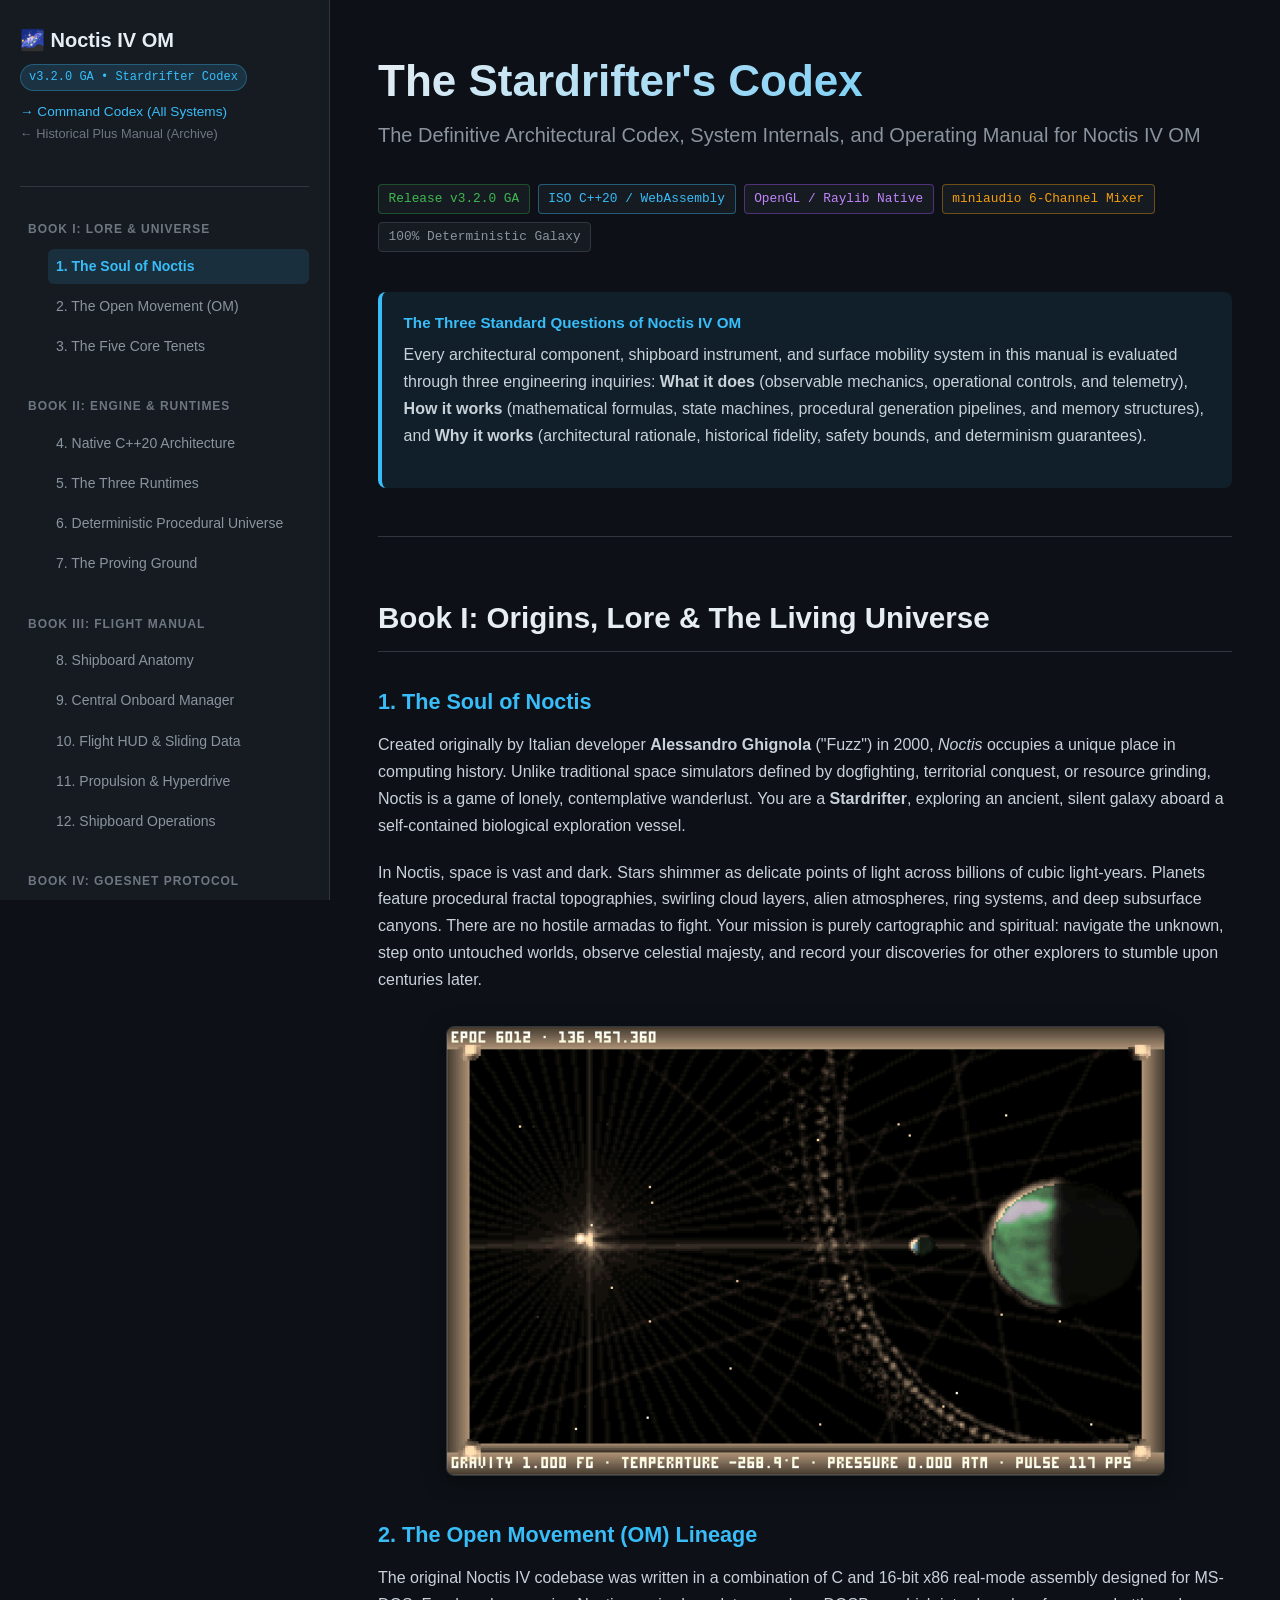
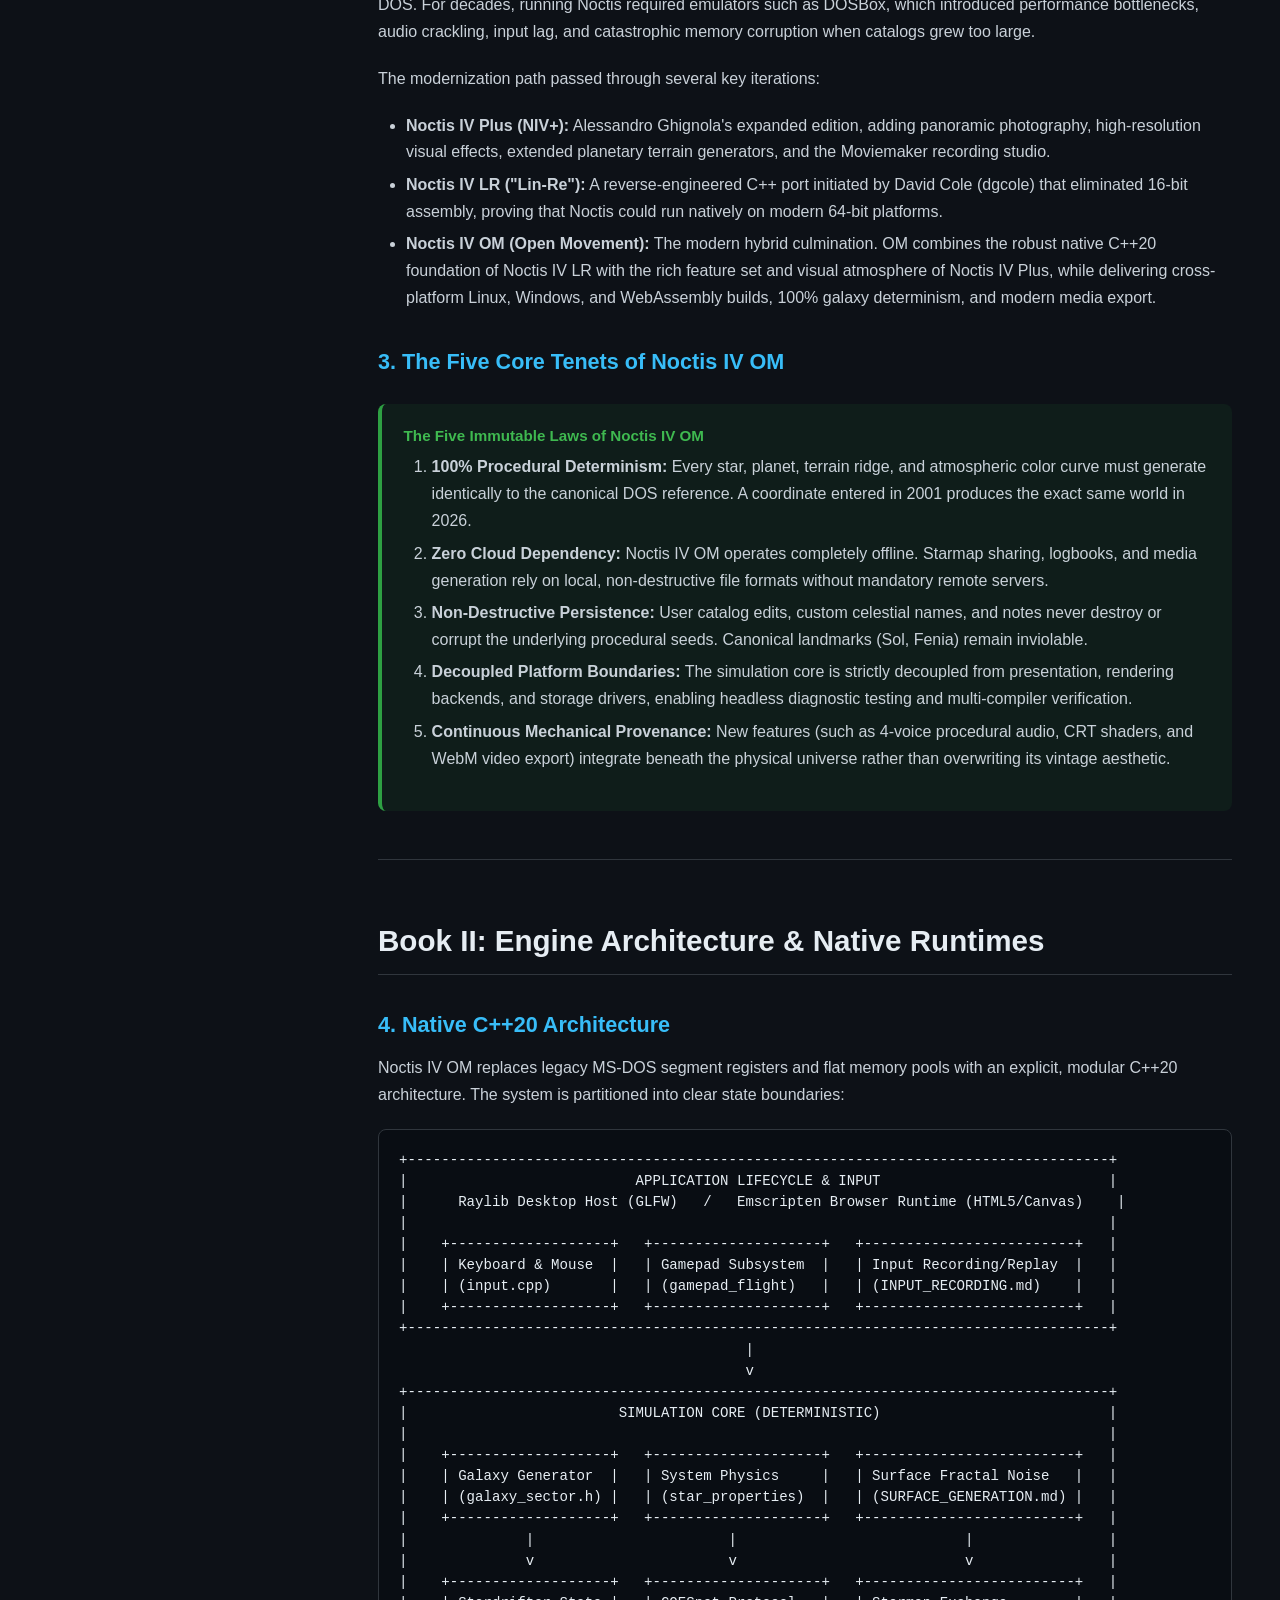
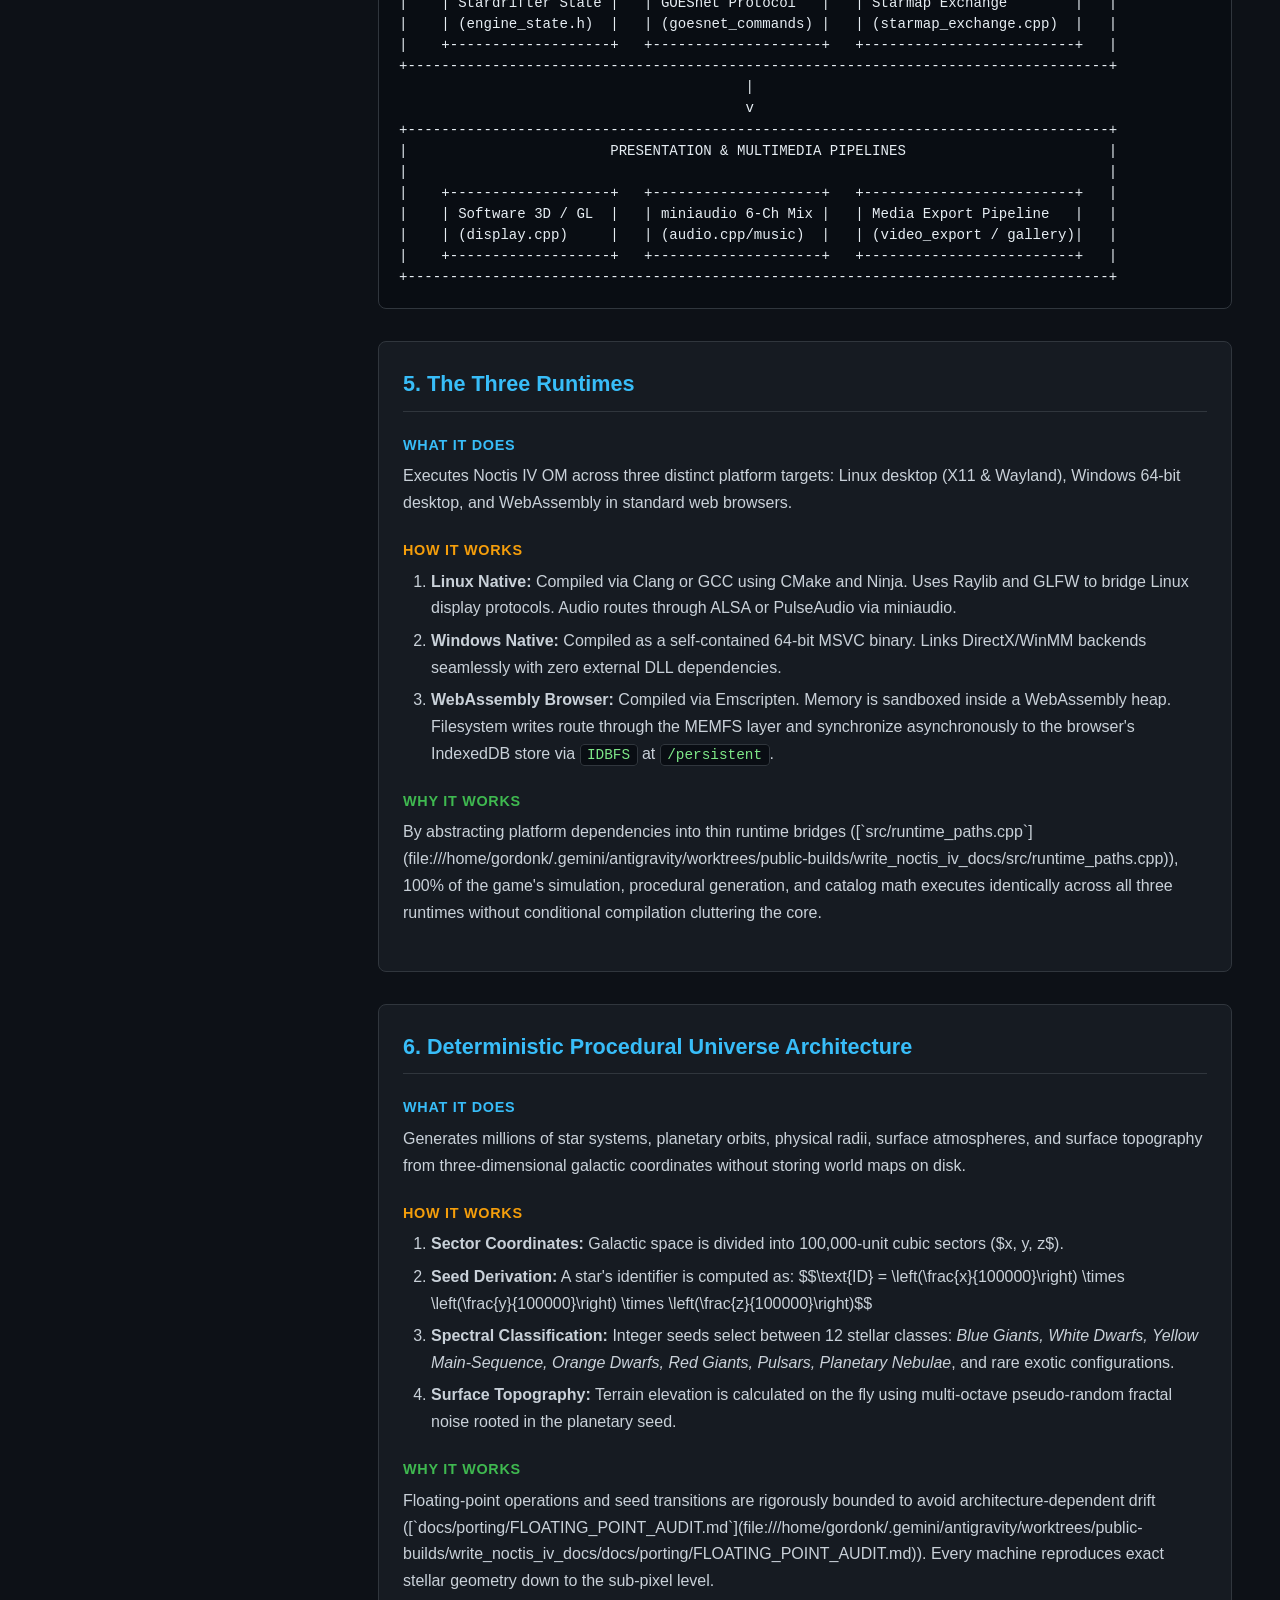
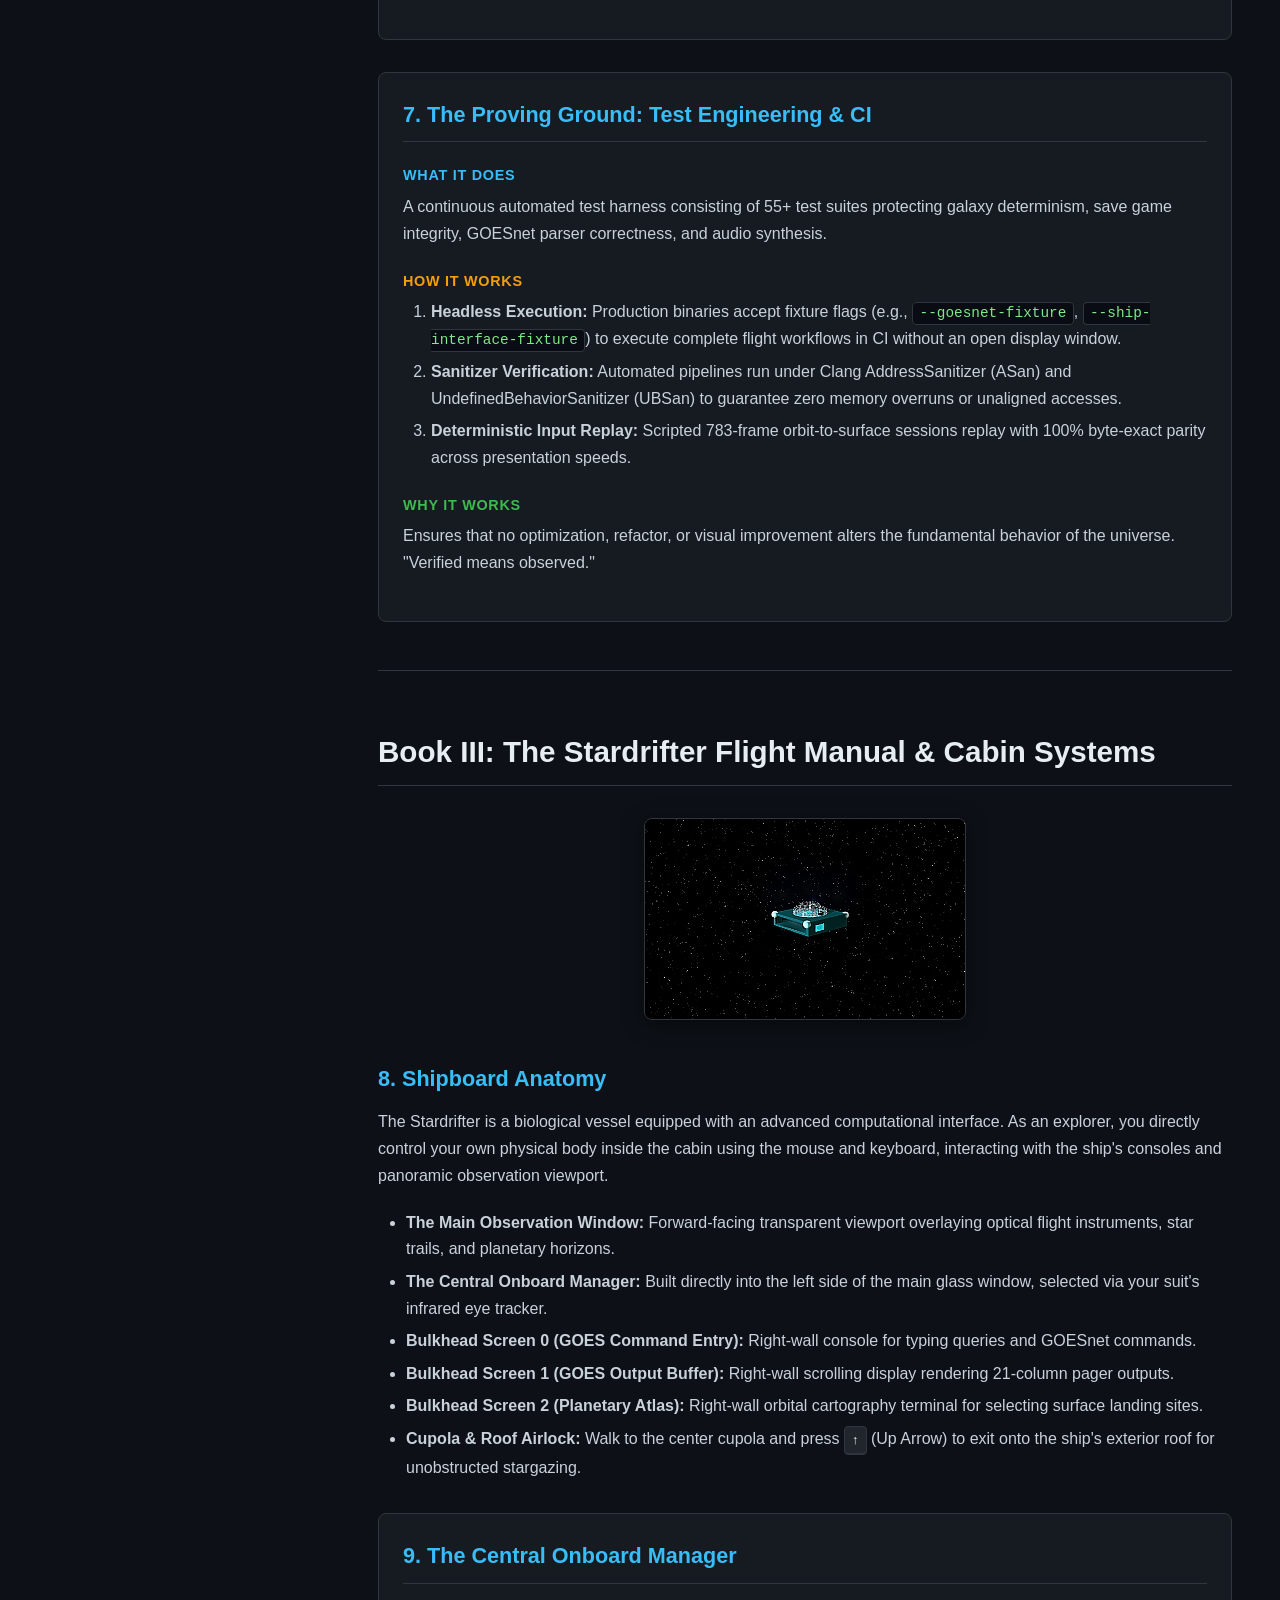
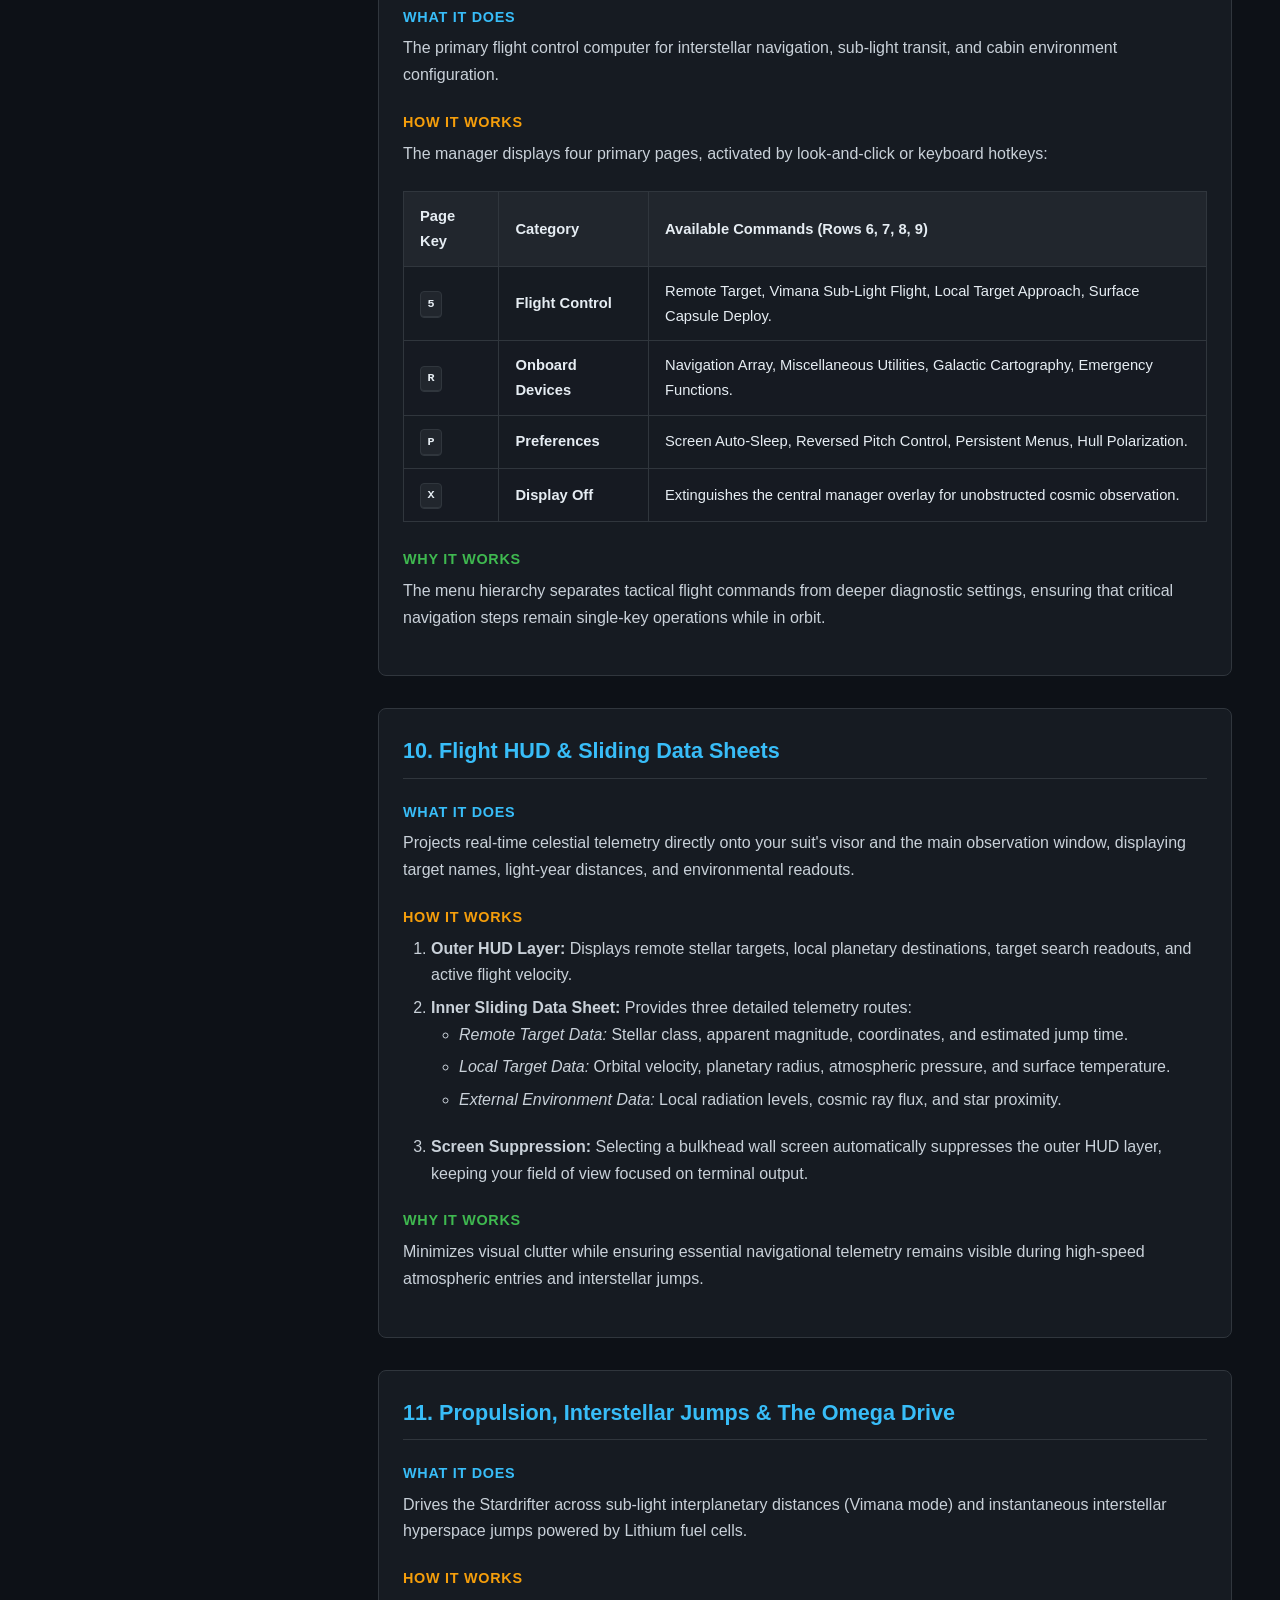
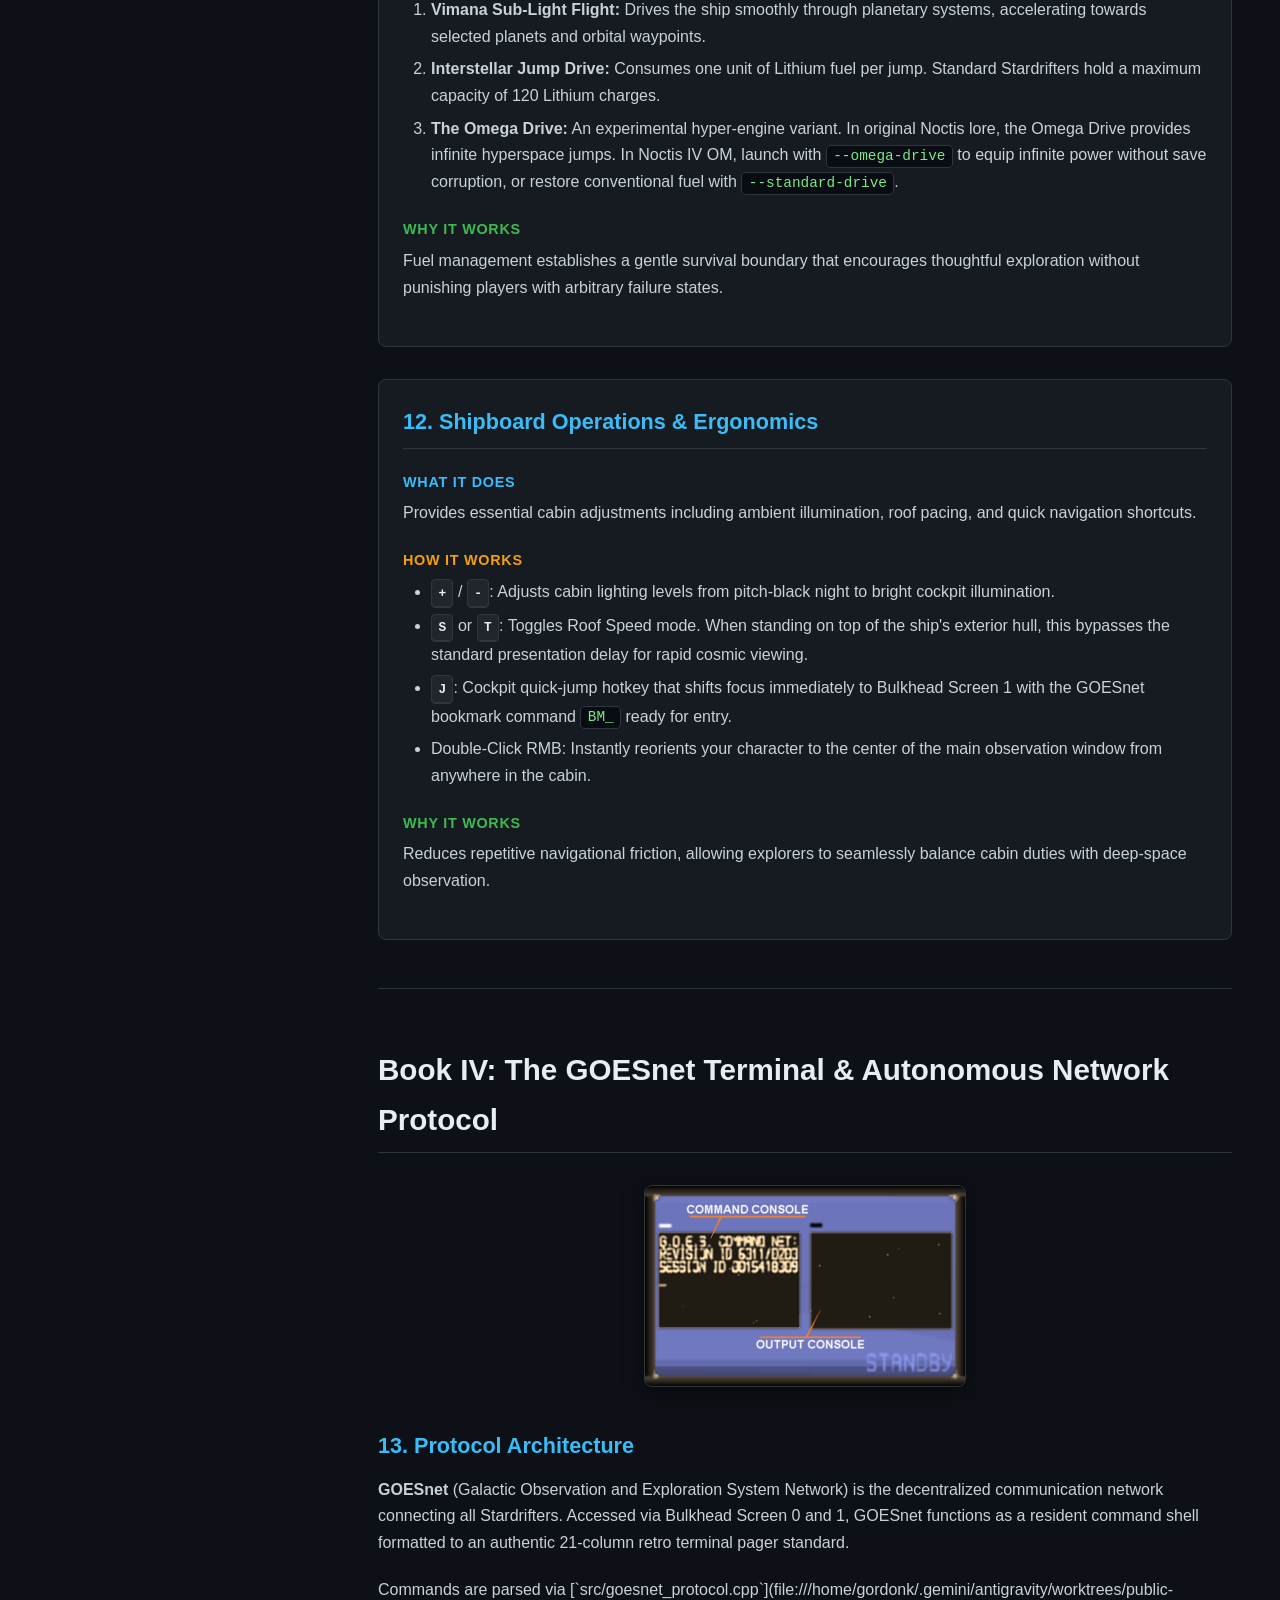
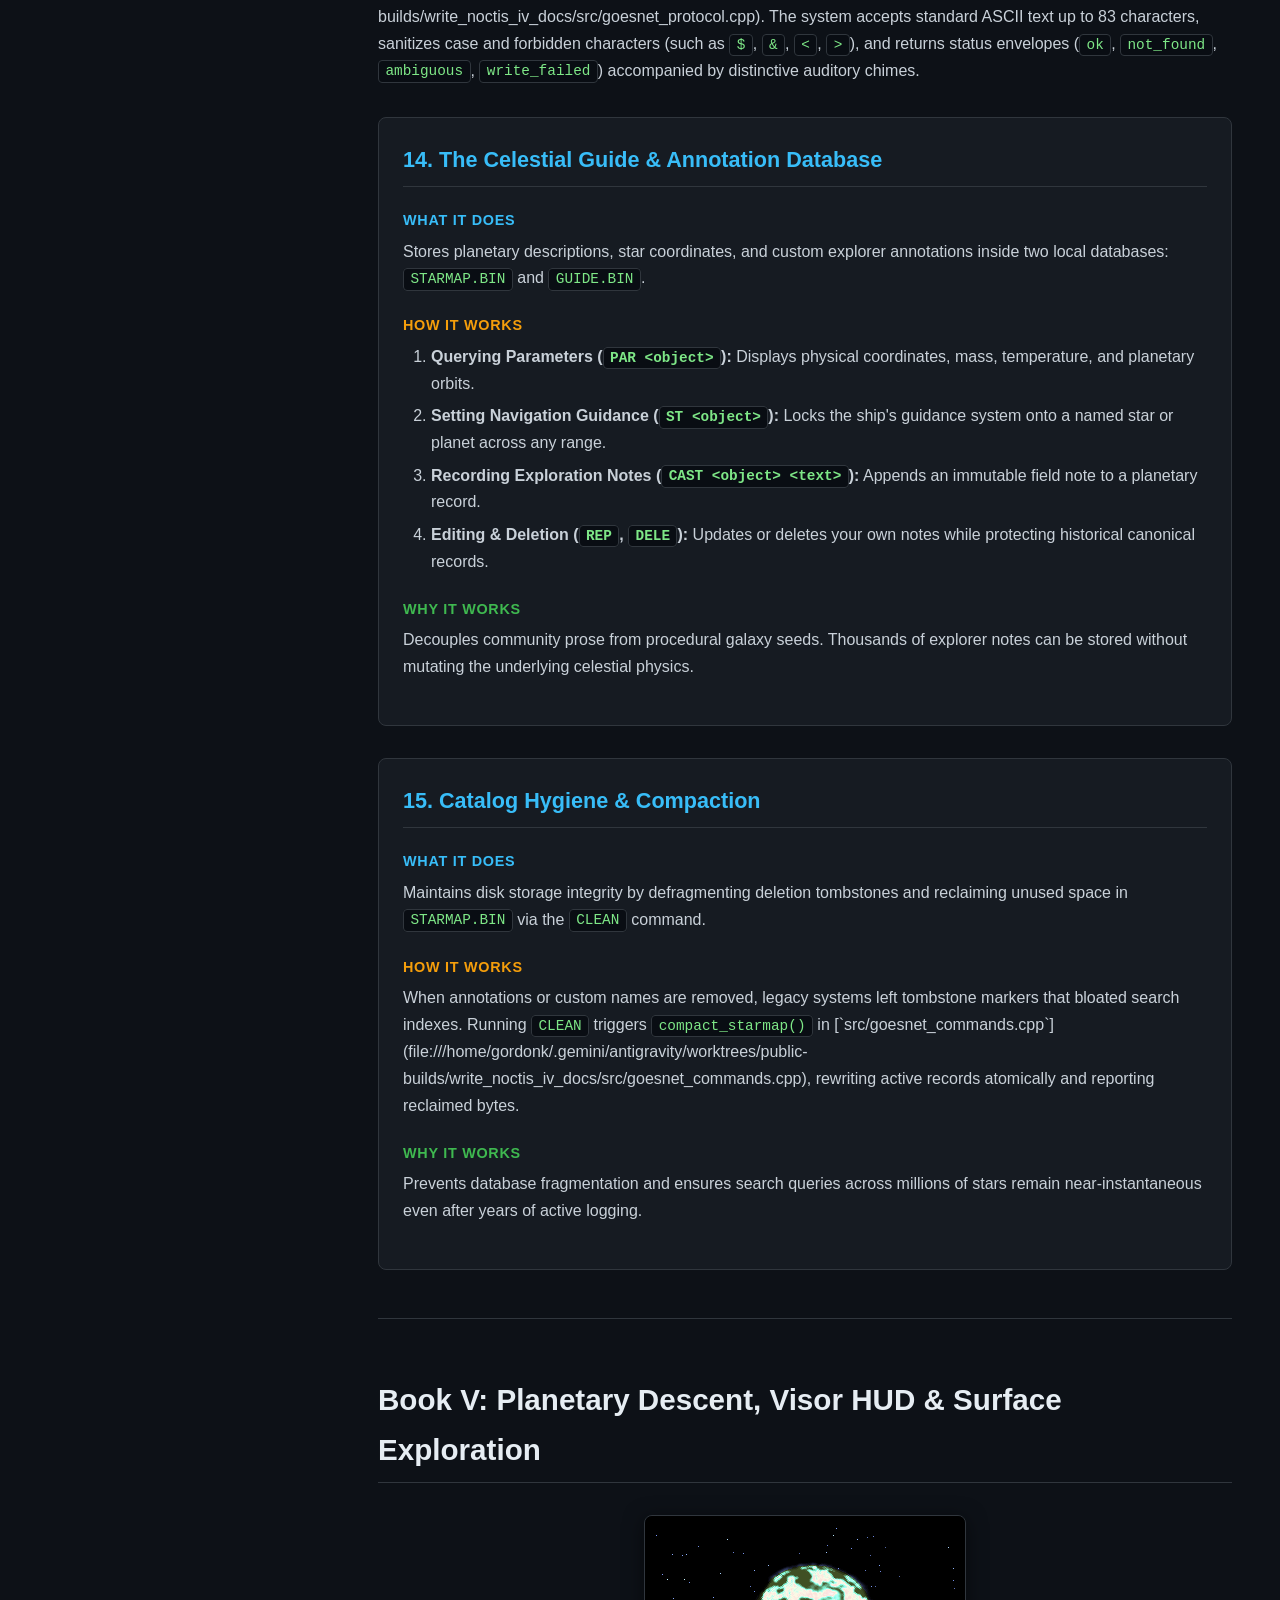
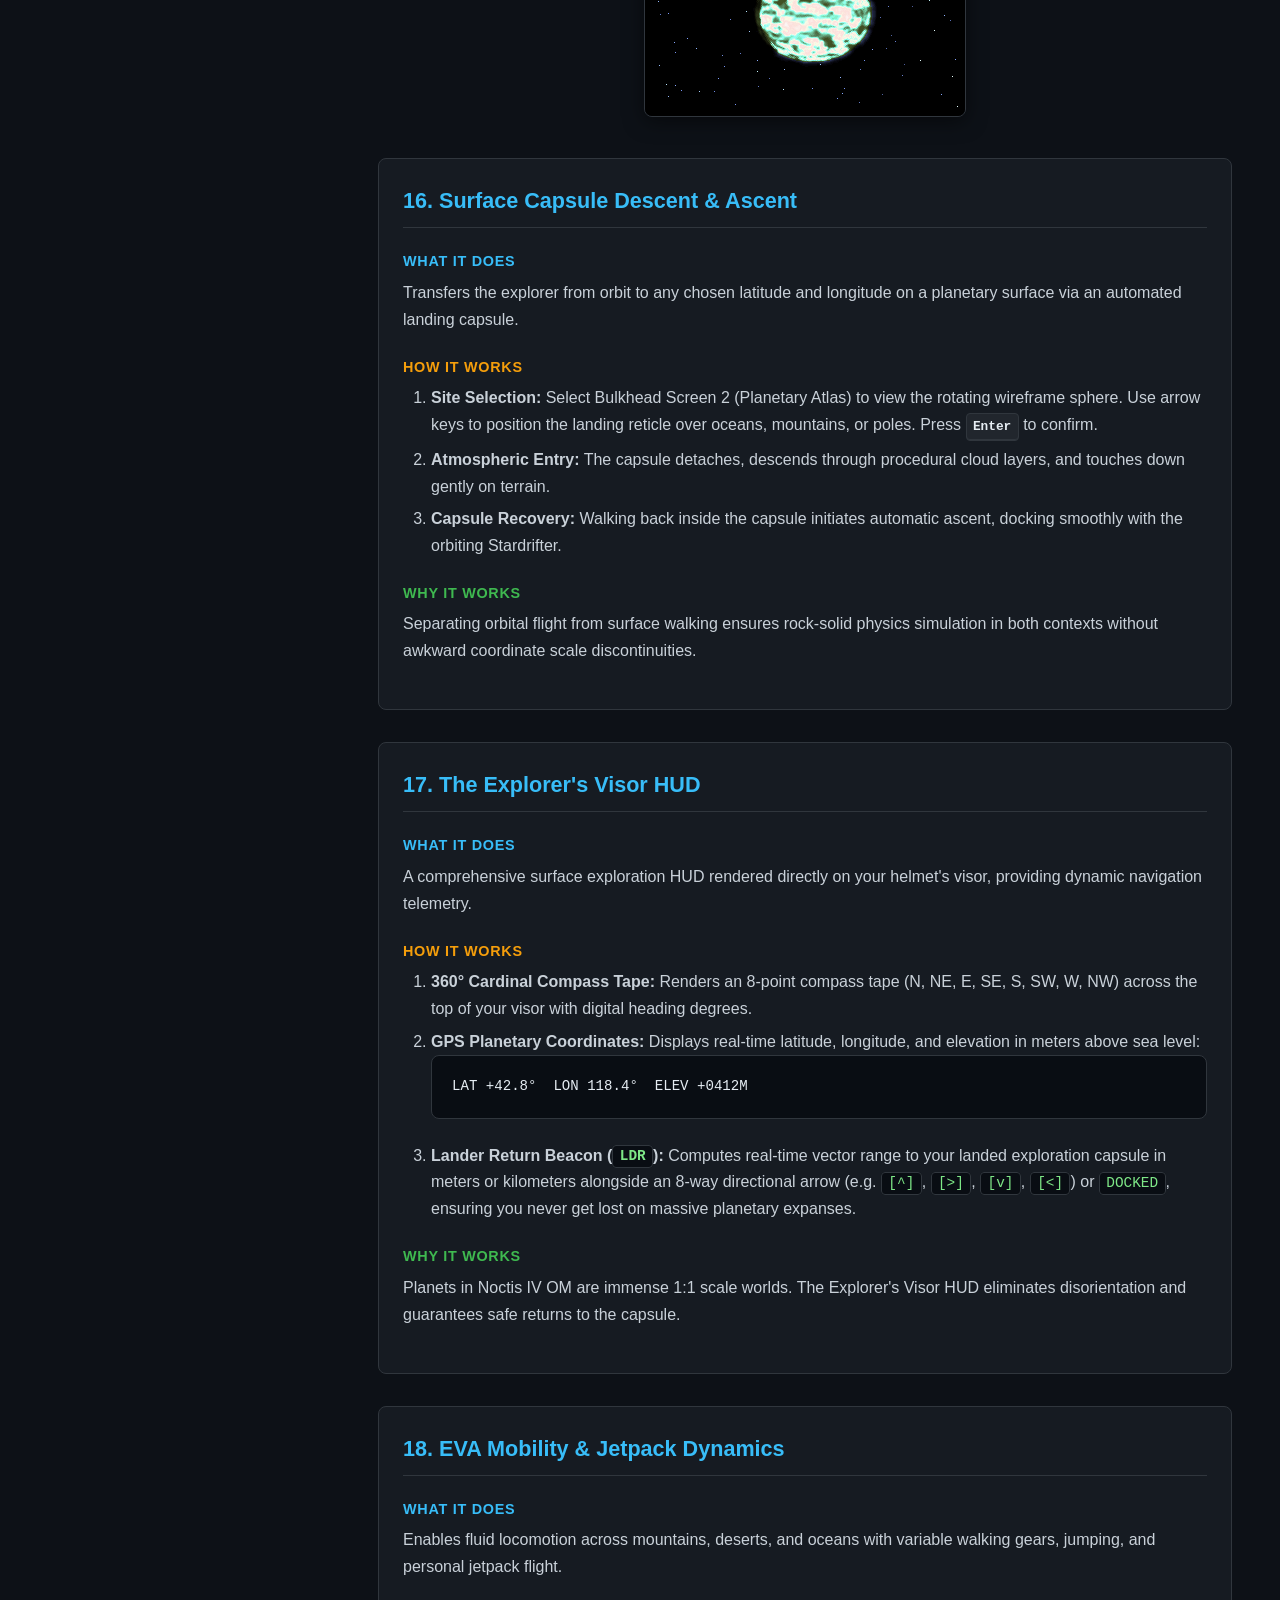
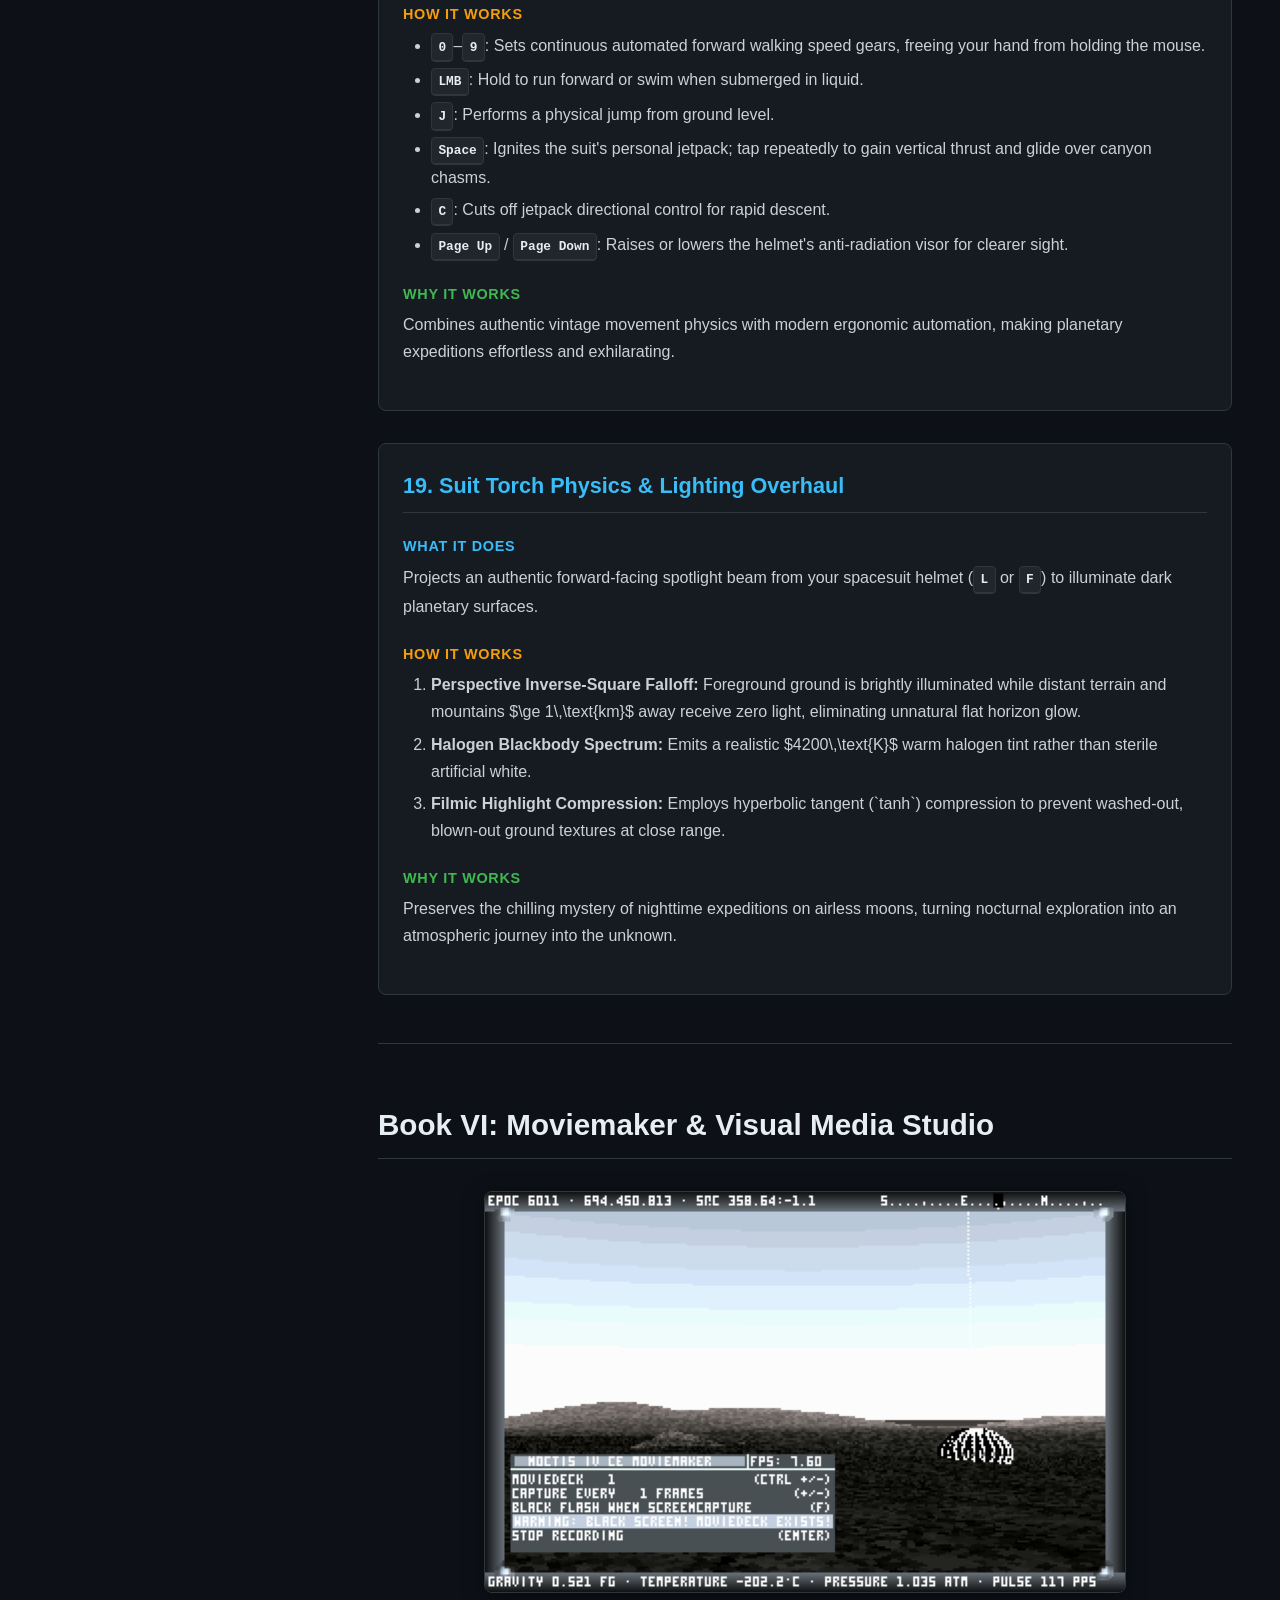
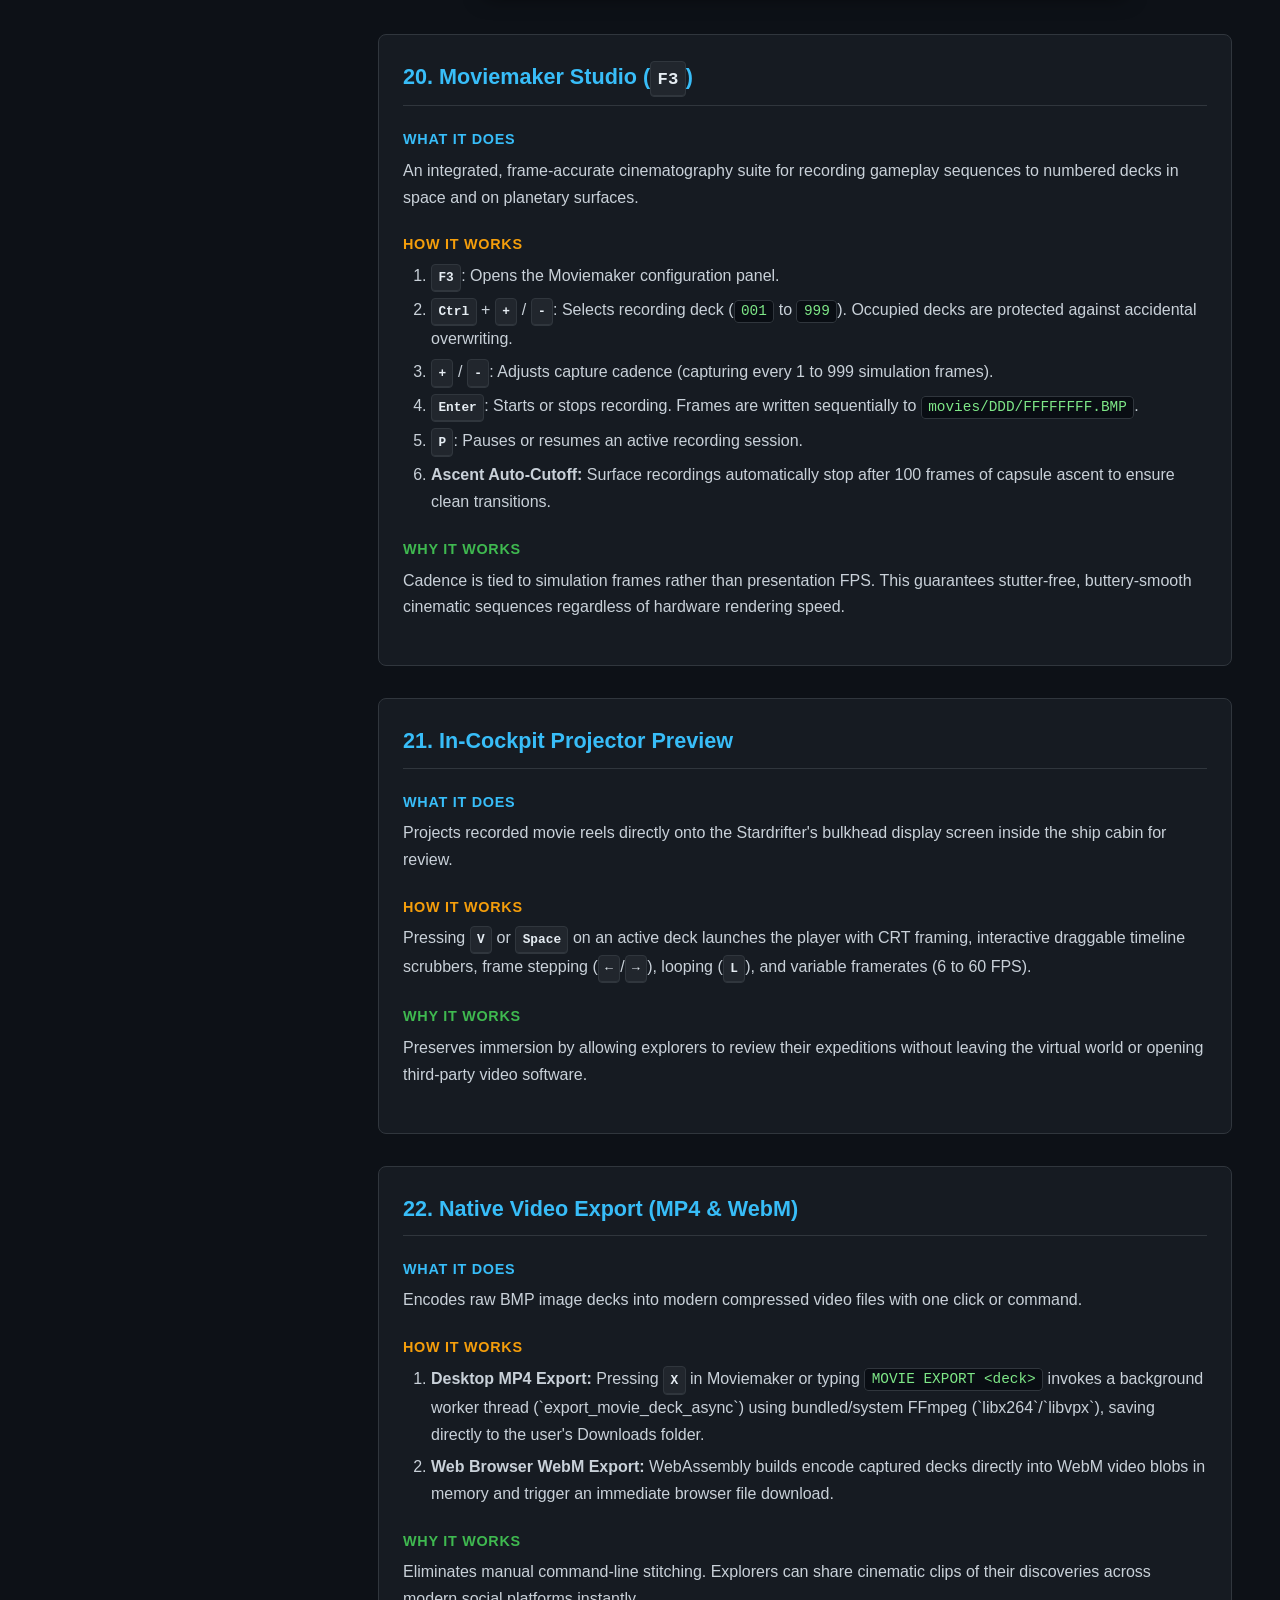
<file: manual/index.html>
<!DOCTYPE html>
<html lang="en">
<head>
    <meta charset="UTF-8">
    <meta name="viewport" content="width=device-width, initial-scale=1.0">
    <title>The Stardrifter's Codex • Noctis IV OM v3.2</title>
    <link rel="stylesheet" href="manual.css">
</head>
<body>

    <!-- Sidebar Navigation -->
    <aside class="sidebar">
        <div class="sidebar-header">
            <h1>🌌 Noctis IV OM</h1>
            <span class="version-tag">v3.2.0 GA • Stardrifter Codex</span>
            <p style="margin-top: 0.6rem; font-size: 0.85rem;">
                <a href="commands.html" style="color: var(--accent-cyan); text-decoration: none;">&rarr; Command Codex (All Systems)</a><br>
                <a href="legacy_manual.html" style="color: var(--text-muted); text-decoration: none; font-size: 0.8rem;">&larr; Historical Plus Manual (Archive)</a>
            </p>
        </div>
        <nav class="sidebar-nav">
            <section>
                <h3>Book I: Lore & Universe</h3>
                <ul>
                    <li><a href="#soul-of-noctis" class="active">1. The Soul of Noctis</a></li>
                    <li><a href="#open-movement-lineage">2. The Open Movement (OM)</a></li>
                    <li><a href="#five-core-tenets">3. The Five Core Tenets</a></li>
                </ul>
            </section>

            <section>
                <h3>Book II: Engine & Runtimes</h3>
                <ul>
                    <li><a href="#engine-architecture">4. Native C++20 Architecture</a></li>
                    <li><a href="#three-runtimes">5. The Three Runtimes</a></li>
                    <li><a href="#deterministic-galaxy">6. Deterministic Procedural Universe</a></li>
                    <li><a href="#proving-ground">7. The Proving Ground</a></li>
                </ul>
            </section>

            <section>
                <h3>Book III: Flight Manual</h3>
                <ul>
                    <li><a href="#stardrifter-anatomy">8. Shipboard Anatomy</a></li>
                    <li><a href="#onboard-manager">9. Central Onboard Manager</a></li>
                    <li><a href="#flight-hud">10. Flight HUD & Sliding Data</a></li>
                    <li><a href="#propulsion-drives">11. Propulsion & Hyperdrive</a></li>
                    <li><a href="#cabin-comfort">12. Shipboard Operations</a></li>
                </ul>
            </section>

            <section>
                <h3>Book IV: GOESnet Protocol</h3>
                <ul>
                    <li><a href="#goesnet-architecture">13. Protocol Architecture</a></li>
                    <li><a href="#guide-catalog">14. Celestial Guide & Notes</a></li>
                    <li><a href="#catalog-hygiene">15. Catalog Hygiene & Compaction</a></li>
                </ul>
            </section>

            <section>
                <h3>Book V: Planetary Exploration</h3>
                <ul>
                    <li><a href="#capsule-descent">16. Capsule Descent & Ascent</a></li>
                    <li><a href="#explorer-visor">17. The Explorer's Visor HUD</a></li>
                    <li><a href="#eva-mobility">18. EVA Mobility & Jetpack</a></li>
                    <li><a href="#suit-torch">19. Suit Torch Physics</a></li>
                </ul>
            </section>

            <section>
                <h3>Book VI: Moviemaker & Media</h3>
                <ul>
                    <li><a href="#moviemaker-studio">20. Moviemaker Studio (F3)</a></li>
                    <li><a href="#in-cockpit-preview">21. In-Cockpit Projector Preview</a></li>
                    <li><a href="#video-export">22. Native Video Export (MP4/WebM)</a></li>
                    <li><a href="#image-archive">23. Image Archive & PNG Export</a></li>
                </ul>
            </section>

            <section>
                <h3>Book VII: Ambient Soundscapes</h3>
                <ul>
                    <li><a href="#music-engine">24. Ambient Music Engine</a></li>
                    <li><a href="#generative-synth">25. 4-Voice Generative Synthesizer</a></li>
                    <li><a href="#sound-mixer">26. 6-Channel Audio Mixer</a></li>
                </ul>
            </section>

            <section>
                <h3>Book VIII: Visual Fidelity</h3>
                <ul>
                    <li><a href="#visual-settings">27. Visual Settings Matrix (F2)</a></li>
                    <li><a href="#shader-pipeline">28. CRT & Subpixel Shaders</a></li>
                    <li><a href="#celestial-optics">29. Celestial Color & Corona Optics</a></li>
                </ul>
            </section>

            <section>
                <h3>Book IX: Distributed Cartography</h3>
                <ul>
                    <li><a href="#starmap-exchange">30. Starmap Exchange (.nsm)</a></li>
                    <li><a href="#canonical-protection">31. Canonical Seed Protection</a></li>
                    <li><a href="#conflict-resolution">32. Collision Avoidance</a></li>
                    <li><a href="#exchange-workflows">33. INBOX & OUTBOX Workflows</a></li>
                </ul>
            </section>

            <section>
                <h3>Book X: Navigation & Logs</h3>
                <ul>
                    <li><a href="#flight-journal">34. Automated Flight Journal</a></li>
                    <li><a href="#waypoint-system">35. Bookmarks & Waypoints (BM)</a></li>
                </ul>
            </section>

            <section>
                <h3>Book XI: Administration & CLI</h3>
                <ul>
                    <li><a href="#cli-reference">36. CLI Flag Directory</a></li>
                    <li><a href="#config-reference">37. Configuration Files</a></li>
                    <li><a href="#storage-reset">38. Storage & Reset Operations</a></li>
                </ul>
            </section>
        </nav>
    </aside>

    <!-- Main Content Area -->
    <main class="content">
        <header>
            <h1 class="doc-title">The Stardrifter's Codex</h1>
            <p class="subtitle">The Definitive Architectural Codex, System Internals, and Operating Manual for Noctis IV OM</p>
            <div class="badge-row">
                <span class="badge emerald">Release v3.2.0 GA</span>
                <span class="badge cyan">ISO C++20 / WebAssembly</span>
                <span class="badge purple">OpenGL / Raylib Native</span>
                <span class="badge amber">miniaudio 6-Channel Mixer</span>
                <span class="badge">100% Deterministic Galaxy</span>
            </div>
            <div class="callout info">
                <div class="callout-title">The Three Standard Questions of Noctis IV OM</div>
                <p>
                    Every architectural component, shipboard instrument, and surface mobility system in this manual is evaluated through three engineering inquiries:
                    <strong>What it does</strong> (observable mechanics, operational controls, and telemetry),
                    <strong>How it works</strong> (mathematical formulas, state machines, procedural generation pipelines, and memory structures), and
                    <strong>Why it works</strong> (architectural rationale, historical fidelity, safety bounds, and determinism guarantees).
                </p>
            </div>
        </header>

        <hr class="divider">

        <!-- BOOK I -->
        <section id="book-1">
            <h2>Book I: Origins, Lore & The Living Universe</h2>

            <h3 id="soul-of-noctis">1. The Soul of Noctis</h3>
            <p>
                Created originally by Italian developer <strong>Alessandro Ghignola</strong> ("Fuzz") in 2000, <em>Noctis</em> occupies a unique place in computing history. Unlike traditional space simulators defined by dogfighting, territorial conquest, or resource grinding, Noctis is a game of lonely, contemplative wanderlust. You are a <strong>Stardrifter</strong>, exploring an ancient, silent galaxy aboard a self-contained biological exploration vessel.
            </p>
            <p>
                In Noctis, space is vast and dark. Stars shimmer as delicate points of light across billions of cubic light-years. Planets feature procedural fractal topographies, swirling cloud layers, alien atmospheres, ring systems, and deep subsurface canyons. There are no hostile armadas to fight. Your mission is purely cartographic and spiritual: navigate the unknown, step onto untouched worlds, observe celestial majesty, and record your discoveries for other explorers to stumble upon centuries later.
            </p>

            <center style="margin: 2rem 0;">
                <img src="../doc/img/rings.png" alt="Noctis IV OM Ringed World" style="max-width: 100%; border-radius: 8px; border: 1px solid var(--border-color); box-shadow: 0 4px 20px rgba(0,0,0,0.5);">
            </center>

            <h3 id="open-movement-lineage">2. The Open Movement (OM) Lineage</h3>
            <p>
                The original Noctis IV codebase was written in a combination of C and 16-bit x86 real-mode assembly designed for MS-DOS. For decades, running Noctis required emulators such as DOSBox, which introduced performance bottlenecks, audio crackling, input lag, and catastrophic memory corruption when catalogs grew too large.
            </p>
            <p>
                The modernization path passed through several key iterations:
            </p>
            <ul>
                <li><strong>Noctis IV Plus (NIV+):</strong> Alessandro Ghignola's expanded edition, adding panoramic photography, high-resolution visual effects, extended planetary terrain generators, and the Moviemaker recording studio.</li>
                <li><strong>Noctis IV LR ("Lin-Re"):</strong> A reverse-engineered C++ port initiated by David Cole (dgcole) that eliminated 16-bit assembly, proving that Noctis could run natively on modern 64-bit platforms.</li>
                <li><strong>Noctis IV OM (Open Movement):</strong> The modern hybrid culmination. OM combines the robust native C++20 foundation of Noctis IV LR with the rich feature set and visual atmosphere of Noctis IV Plus, while delivering cross-platform Linux, Windows, and WebAssembly builds, 100% galaxy determinism, and modern media export.</li>
            </ul>

            <h3 id="five-core-tenets">3. The Five Core Tenets of Noctis IV OM</h3>
            <div class="callout success">
                <div class="callout-title">The Five Immutable Laws of Noctis IV OM</div>
                <ol>
                    <li><strong>100% Procedural Determinism:</strong> Every star, planet, terrain ridge, and atmospheric color curve must generate identically to the canonical DOS reference. A coordinate entered in 2001 produces the exact same world in 2026.</li>
                    <li><strong>Zero Cloud Dependency:</strong> Noctis IV OM operates completely offline. Starmap sharing, logbooks, and media generation rely on local, non-destructive file formats without mandatory remote servers.</li>
                    <li><strong>Non-Destructive Persistence:</strong> User catalog edits, custom celestial names, and notes never destroy or corrupt the underlying procedural seeds. Canonical landmarks (Sol, Fenia) remain inviolable.</li>
                    <li><strong>Decoupled Platform Boundaries:</strong> The simulation core is strictly decoupled from presentation, rendering backends, and storage drivers, enabling headless diagnostic testing and multi-compiler verification.</li>
                    <li><strong>Continuous Mechanical Provenance:</strong> New features (such as 4-voice procedural audio, CRT shaders, and WebM video export) integrate beneath the physical universe rather than overwriting its vintage aesthetic.</li>
                </ol>
            </div>
        </section>

        <hr class="divider">

        <!-- BOOK II -->
        <section id="book-2">
            <h2>Book II: Engine Architecture & Native Runtimes</h2>

            <h3 id="engine-architecture">4. Native C++20 Architecture</h3>
            <p>
                Noctis IV OM replaces legacy MS-DOS segment registers and flat memory pools with an explicit, modular C++20 architecture. The system is partitioned into clear state boundaries:
            </p>

            <pre><code>+-----------------------------------------------------------------------------------+
|                           APPLICATION LIFECYCLE & INPUT                           |
|      Raylib Desktop Host (GLFW)   /   Emscripten Browser Runtime (HTML5/Canvas)    |
|                                                                                   |
|    +-------------------+   +--------------------+   +-------------------------+   |
|    | Keyboard & Mouse  |   | Gamepad Subsystem  |   | Input Recording/Replay  |   |
|    | (input.cpp)       |   | (gamepad_flight)   |   | (INPUT_RECORDING.md)    |   |
|    +-------------------+   +--------------------+   +-------------------------+   |
+-----------------------------------------------------------------------------------+
                                         |
                                         v
+-----------------------------------------------------------------------------------+
|                         SIMULATION CORE (DETERMINISTIC)                           |
|                                                                                   |
|    +-------------------+   +--------------------+   +-------------------------+   |
|    | Galaxy Generator  |   | System Physics     |   | Surface Fractal Noise   |   |
|    | (galaxy_sector.h) |   | (star_properties)  |   | (SURFACE_GENERATION.md) |   |
|    +-------------------+   +--------------------+   +-------------------------+   |
|              |                       |                           |                |
|              v                       v                           v                |
|    +-------------------+   +--------------------+   +-------------------------+   |
|    | Stardrifter State |   | GOESnet Protocol   |   | Starmap Exchange        |   |
|    | (engine_state.h)  |   | (goesnet_commands) |   | (starmap_exchange.cpp)  |   |
|    +-------------------+   +--------------------+   +-------------------------+   |
+-----------------------------------------------------------------------------------+
                                         |
                                         v
+-----------------------------------------------------------------------------------+
|                        PRESENTATION & MULTIMEDIA PIPELINES                        |
|                                                                                   |
|    +-------------------+   +--------------------+   +-------------------------+   |
|    | Software 3D / GL  |   | miniaudio 6-Ch Mix |   | Media Export Pipeline   |   |
|    | (display.cpp)     |   | (audio.cpp/music)  |   | (video_export / gallery)|   |
|    +-------------------+   +--------------------+   +-------------------------+   |
+-----------------------------------------------------------------------------------+</code></pre>

            <div class="triad-block" id="three-runtimes">
                <h3>5. The Three Runtimes</h3>
                <div class="triad-section">
                    <span class="triad-label what">What It Does</span>
                    <p>
                        Executes Noctis IV OM across three distinct platform targets: Linux desktop (X11 & Wayland), Windows 64-bit desktop, and WebAssembly in standard web browsers.
                    </p>
                </div>
                <div class="triad-section">
                    <span class="triad-label how">How It Works</span>
                    <ol>
                        <li><strong>Linux Native:</strong> Compiled via Clang or GCC using CMake and Ninja. Uses Raylib and GLFW to bridge Linux display protocols. Audio routes through ALSA or PulseAudio via miniaudio.</li>
                        <li><strong>Windows Native:</strong> Compiled as a self-contained 64-bit MSVC binary. Links DirectX/WinMM backends seamlessly with zero external DLL dependencies.</li>
                        <li><strong>WebAssembly Browser:</strong> Compiled via Emscripten. Memory is sandboxed inside a WebAssembly heap. Filesystem writes route through the MEMFS layer and synchronize asynchronously to the browser's IndexedDB store via <code>IDBFS</code> at <code>/persistent</code>.</li>
                    </ol>
                </div>
                <div class="triad-section">
                    <span class="triad-label why">Why It Works</span>
                    <p>
                        By abstracting platform dependencies into thin runtime bridges ([`src/runtime_paths.cpp`](file:///home/gordonk/.gemini/antigravity/worktrees/public-builds/write_noctis_iv_docs/src/runtime_paths.cpp)), 100% of the game's simulation, procedural generation, and catalog math executes identically across all three runtimes without conditional compilation cluttering the core.
                    </p>
                </div>
            </div>

            <div class="triad-block" id="deterministic-galaxy">
                <h3>6. Deterministic Procedural Universe Architecture</h3>
                <div class="triad-section">
                    <span class="triad-label what">What It Does</span>
                    <p>
                        Generates millions of star systems, planetary orbits, physical radii, surface atmospheres, and surface topography from three-dimensional galactic coordinates without storing world maps on disk.
                    </p>
                </div>
                <div class="triad-section">
                    <span class="triad-label how">How It Works</span>
                    <ol>
                        <li><strong>Sector Coordinates:</strong> Galactic space is divided into 100,000-unit cubic sectors ($x, y, z$).</li>
                        <li><strong>Seed Derivation:</strong> A star's identifier is computed as:
                            $$\text{ID} = \left(\frac{x}{100000}\right) \times \left(\frac{y}{100000}\right) \times \left(\frac{z}{100000}\right)$$
                        </li>
                        <li><strong>Spectral Classification:</strong> Integer seeds select between 12 stellar classes: <em>Blue Giants, White Dwarfs, Yellow Main-Sequence, Orange Dwarfs, Red Giants, Pulsars, Planetary Nebulae</em>, and rare exotic configurations.</li>
                        <li><strong>Surface Topography:</strong> Terrain elevation is calculated on the fly using multi-octave pseudo-random fractal noise rooted in the planetary seed.</li>
                    </ol>
                </div>
                <div class="triad-section">
                    <span class="triad-label why">Why It Works</span>
                    <p>
                        Floating-point operations and seed transitions are rigorously bounded to avoid architecture-dependent drift ([`docs/porting/FLOATING_POINT_AUDIT.md`](file:///home/gordonk/.gemini/antigravity/worktrees/public-builds/write_noctis_iv_docs/docs/porting/FLOATING_POINT_AUDIT.md)). Every machine reproduces exact stellar geometry down to the sub-pixel level.
                    </p>
                </div>
            </div>

            <div class="triad-block" id="proving-ground">
                <h3>7. The Proving Ground: Test Engineering & CI</h3>
                <div class="triad-section">
                    <span class="triad-label what">What It Does</span>
                    <p>
                        A continuous automated test harness consisting of 55+ test suites protecting galaxy determinism, save game integrity, GOESnet parser correctness, and audio synthesis.
                    </p>
                </div>
                <div class="triad-section">
                    <span class="triad-label how">How It Works</span>
                    <ol>
                        <li><strong>Headless Execution:</strong> Production binaries accept fixture flags (e.g., <code>--goesnet-fixture</code>, <code>--ship-interface-fixture</code>) to execute complete flight workflows in CI without an open display window.</li>
                        <li><strong>Sanitizer Verification:</strong> Automated pipelines run under Clang AddressSanitizer (ASan) and UndefinedBehaviorSanitizer (UBSan) to guarantee zero memory overruns or unaligned accesses.</li>
                        <li><strong>Deterministic Input Replay:</strong> Scripted 783-frame orbit-to-surface sessions replay with 100% byte-exact parity across presentation speeds.</li>
                    </ol>
                </div>
                <div class="triad-section">
                    <span class="triad-label why">Why It Works</span>
                    <p>
                        Ensures that no optimization, refactor, or visual improvement alters the fundamental behavior of the universe. "Verified means observed."
                    </p>
                </div>
            </div>
        </section>

        <hr class="divider">

        <!-- BOOK III -->
        <section id="book-3">
            <h2>Book III: The Stardrifter Flight Manual & Cabin Systems</h2>

            <center style="margin: 2rem 0;">
                <img src="../doc/img/SD.JPG" alt="Stardrifter Vessel" style="max-width: 100%; border-radius: 8px; border: 1px solid var(--border-color); box-shadow: 0 4px 20px rgba(0,0,0,0.5);">
            </center>

            <h3 id="stardrifter-anatomy">8. Shipboard Anatomy</h3>
            <p>
                The Stardrifter is a biological vessel equipped with an advanced computational interface. As an explorer, you directly control your own physical body inside the cabin using the mouse and keyboard, interacting with the ship's consoles and panoramic observation viewport.
            </p>
            <ul>
                <li><strong>The Main Observation Window:</strong> Forward-facing transparent viewport overlaying optical flight instruments, star trails, and planetary horizons.</li>
                <li><strong>The Central Onboard Manager:</strong> Built directly into the left side of the main glass window, selected via your suit's infrared eye tracker.</li>
                <li><strong>Bulkhead Screen 0 (GOES Command Entry):</strong> Right-wall console for typing queries and GOESnet commands.</li>
                <li><strong>Bulkhead Screen 1 (GOES Output Buffer):</strong> Right-wall scrolling display rendering 21-column pager outputs.</li>
                <li><strong>Bulkhead Screen 2 (Planetary Atlas):</strong> Right-wall orbital cartography terminal for selecting surface landing sites.</li>
                <li><strong>Cupola & Roof Airlock:</strong> Walk to the center cupola and press <kbd>&uarr;</kbd> (Up Arrow) to exit onto the ship's exterior roof for unobstructed stargazing.</li>
            </ul>

            <div class="triad-block" id="onboard-manager">
                <h3>9. The Central Onboard Manager</h3>
                <div class="triad-section">
                    <span class="triad-label what">What It Does</span>
                    <p>
                        The primary flight control computer for interstellar navigation, sub-light transit, and cabin environment configuration.
                    </p>
                </div>
                <div class="triad-section">
                    <span class="triad-label how">How It Works</span>
                    <p>
                        The manager displays four primary pages, activated by look-and-click or keyboard hotkeys:
                    </p>
                    <table>
                        <thead>
                            <tr>
                                <th>Page Key</th>
                                <th>Category</th>
                                <th>Available Commands (Rows 6, 7, 8, 9)</th>
                            </tr>
                        </thead>
                        <tbody>
                            <tr>
                                <td><kbd>5</kbd></td>
                                <td><strong>Flight Control</strong></td>
                                <td>Remote Target, Vimana Sub-Light Flight, Local Target Approach, Surface Capsule Deploy.</td>
                            </tr>
                            <tr>
                                <td><kbd>R</kbd></td>
                                <td><strong>Onboard Devices</strong></td>
                                <td>Navigation Array, Miscellaneous Utilities, Galactic Cartography, Emergency Functions.</td>
                            </tr>
                            <tr>
                                <td><kbd>P</kbd></td>
                                <td><strong>Preferences</strong></td>
                                <td>Screen Auto-Sleep, Reversed Pitch Control, Persistent Menus, Hull Polarization.</td>
                            </tr>
                            <tr>
                                <td><kbd>X</kbd></td>
                                <td><strong>Display Off</strong></td>
                                <td>Extinguishes the central manager overlay for unobstructed cosmic observation.</td>
                            </tr>
                        </tbody>
                    </table>
                </div>
                <div class="triad-section">
                    <span class="triad-label why">Why It Works</span>
                    <p>
                        The menu hierarchy separates tactical flight commands from deeper diagnostic settings, ensuring that critical navigation steps remain single-key operations while in orbit.
                    </p>
                </div>
            </div>

            <div class="triad-block" id="flight-hud">
                <h3>10. Flight HUD & Sliding Data Sheets</h3>
                <div class="triad-section">
                    <span class="triad-label what">What It Does</span>
                    <p>
                        Projects real-time celestial telemetry directly onto your suit's visor and the main observation window, displaying target names, light-year distances, and environmental readouts.
                    </p>
                </div>
                <div class="triad-section">
                    <span class="triad-label how">How It Works</span>
                    <ol>
                        <li><strong>Outer HUD Layer:</strong> Displays remote stellar targets, local planetary destinations, target search readouts, and active flight velocity.</li>
                        <li><strong>Inner Sliding Data Sheet:</strong> Provides three detailed telemetry routes:
                            <ul>
                                <li><em>Remote Target Data:</em> Stellar class, apparent magnitude, coordinates, and estimated jump time.</li>
                                <li><em>Local Target Data:</em> Orbital velocity, planetary radius, atmospheric pressure, and surface temperature.</li>
                                <li><em>External Environment Data:</em> Local radiation levels, cosmic ray flux, and star proximity.</li>
                            </ul>
                        </li>
                        <li><strong>Screen Suppression:</strong> Selecting a bulkhead wall screen automatically suppresses the outer HUD layer, keeping your field of view focused on terminal output.</li>
                    </ol>
                </div>
                <div class="triad-section">
                    <span class="triad-label why">Why It Works</span>
                    <p>
                        Minimizes visual clutter while ensuring essential navigational telemetry remains visible during high-speed atmospheric entries and interstellar jumps.
                    </p>
                </div>
            </div>

            <div class="triad-block" id="propulsion-drives">
                <h3>11. Propulsion, Interstellar Jumps & The Omega Drive</h3>
                <div class="triad-section">
                    <span class="triad-label what">What It Does</span>
                    <p>
                        Drives the Stardrifter across sub-light interplanetary distances (Vimana mode) and instantaneous interstellar hyperspace jumps powered by Lithium fuel cells.
                    </p>
                </div>
                <div class="triad-section">
                    <span class="triad-label how">How It Works</span>
                    <ol>
                        <li><strong>Vimana Sub-Light Flight:</strong> Drives the ship smoothly through planetary systems, accelerating towards selected planets and orbital waypoints.</li>
                        <li><strong>Interstellar Jump Drive:</strong> Consumes one unit of Lithium fuel per jump. Standard Stardrifters hold a maximum capacity of 120 Lithium charges.</li>
                        <li><strong>The Omega Drive:</strong> An experimental hyper-engine variant. In original Noctis lore, the Omega Drive provides infinite hyperspace jumps. In Noctis IV OM, launch with <code>--omega-drive</code> to equip infinite power without save corruption, or restore conventional fuel with <code>--standard-drive</code>.</li>
                    </ol>
                </div>
                <div class="triad-section">
                    <span class="triad-label why">Why It Works</span>
                    <p>
                        Fuel management establishes a gentle survival boundary that encourages thoughtful exploration without punishing players with arbitrary failure states.
                    </p>
                </div>
            </div>

            <div class="triad-block" id="cabin-comfort">
                <h3>12. Shipboard Operations & Ergonomics</h3>
                <div class="triad-section">
                    <span class="triad-label what">What It Does</span>
                    <p>
                        Provides essential cabin adjustments including ambient illumination, roof pacing, and quick navigation shortcuts.
                    </p>
                </div>
                <div class="triad-section">
                    <span class="triad-label how">How It Works</span>
                    <ul>
                        <li><kbd>+</kbd> / <kbd>-</kbd>: Adjusts cabin lighting levels from pitch-black night to bright cockpit illumination.</li>
                        <li><kbd>S</kbd> or <kbd>T</kbd>: Toggles Roof Speed mode. When standing on top of the ship's exterior hull, this bypasses the standard presentation delay for rapid cosmic viewing.</li>
                        <li><kbd>J</kbd>: Cockpit quick-jump hotkey that shifts focus immediately to Bulkhead Screen 1 with the GOESnet bookmark command <code>BM_</code> ready for entry.</li>
                        <li>Double-Click RMB: Instantly reorients your character to the center of the main observation window from anywhere in the cabin.</li>
                    </ul>
                </div>
                <div class="triad-section">
                    <span class="triad-label why">Why It Works</span>
                    <p>
                        Reduces repetitive navigational friction, allowing explorers to seamlessly balance cabin duties with deep-space observation.
                    </p>
                </div>
            </div>
        </section>

        <hr class="divider">

        <!-- BOOK IV -->
        <section id="book-4">
            <h2>Book IV: The GOESnet Terminal & Autonomous Network Protocol</h2>

            <center style="margin: 2rem 0;">
                <img src="../doc/img/GOES.GIF" alt="GOESnet Terminal Interface" style="max-width: 100%; border-radius: 8px; border: 1px solid var(--border-color); box-shadow: 0 4px 20px rgba(0,0,0,0.5);">
            </center>

            <h3 id="goesnet-architecture">13. Protocol Architecture</h3>
            <p>
                <strong>GOESnet</strong> (Galactic Observation and Exploration System Network) is the decentralized communication network connecting all Stardrifters. Accessed via Bulkhead Screen 0 and 1, GOESnet functions as a resident command shell formatted to an authentic 21-column retro terminal pager standard.
            </p>
            <p>
                Commands are parsed via [`src/goesnet_protocol.cpp`](file:///home/gordonk/.gemini/antigravity/worktrees/public-builds/write_noctis_iv_docs/src/goesnet_protocol.cpp). The system accepts standard ASCII text up to 83 characters, sanitizes case and forbidden characters (such as <code>$</code>, <code>&amp;</code>, <code>&lt;</code>, <code>&gt;</code>), and returns status envelopes (<code>ok</code>, <code>not_found</code>, <code>ambiguous</code>, <code>write_failed</code>) accompanied by distinctive auditory chimes.
            </p>

            <div class="triad-block" id="guide-catalog">
                <h3>14. The Celestial Guide & Annotation Database</h3>
                <div class="triad-section">
                    <span class="triad-label what">What It Does</span>
                    <p>
                        Stores planetary descriptions, star coordinates, and custom explorer annotations inside two local databases: <code>STARMAP.BIN</code> and <code>GUIDE.BIN</code>.
                    </p>
                </div>
                <div class="triad-section">
                    <span class="triad-label how">How It Works</span>
                    <ol>
                        <li><strong>Querying Parameters (<code>PAR &lt;object&gt;</code>):</strong> Displays physical coordinates, mass, temperature, and planetary orbits.</li>
                        <li><strong>Setting Navigation Guidance (<code>ST &lt;object&gt;</code>):</strong> Locks the ship's guidance system onto a named star or planet across any range.</li>
                        <li><strong>Recording Exploration Notes (<code>CAST &lt;object&gt; &lt;text&gt;</code>):</strong> Appends an immutable field note to a planetary record.</li>
                        <li><strong>Editing & Deletion (<code>REP</code>, <code>DELE</code>):</strong> Updates or deletes your own notes while protecting historical canonical records.</li>
                    </ol>
                </div>
                <div class="triad-section">
                    <span class="triad-label why">Why It Works</span>
                    <p>
                        Decouples community prose from procedural galaxy seeds. Thousands of explorer notes can be stored without mutating the underlying celestial physics.
                    </p>
                </div>
            </div>

            <div class="triad-block" id="catalog-hygiene">
                <h3>15. Catalog Hygiene & Compaction</h3>
                <div class="triad-section">
                    <span class="triad-label what">What It Does</span>
                    <p>
                        Maintains disk storage integrity by defragmenting deletion tombstones and reclaiming unused space in <code>STARMAP.BIN</code> via the <code>CLEAN</code> command.
                    </p>
                </div>
                <div class="triad-section">
                    <span class="triad-label how">How It Works</span>
                    <p>
                        When annotations or custom names are removed, legacy systems left tombstone markers that bloated search indexes. Running <code>CLEAN</code> triggers <code>compact_starmap()</code> in [`src/goesnet_commands.cpp`](file:///home/gordonk/.gemini/antigravity/worktrees/public-builds/write_noctis_iv_docs/src/goesnet_commands.cpp), rewriting active records atomically and reporting reclaimed bytes.
                    </p>
                </div>
                <div class="triad-section">
                    <span class="triad-label why">Why It Works</span>
                    <p>
                        Prevents database fragmentation and ensures search queries across millions of stars remain near-instantaneous even after years of active logging.
                    </p>
                </div>
            </div>
        </section>

        <hr class="divider">

        <!-- BOOK V -->
        <section id="book-5">
            <h2>Book V: Planetary Descent, Visor HUD & Surface Exploration</h2>

            <center style="margin: 2rem 0;">
                <img src="../doc/img/FELYSIA.GIF" alt="Planetary Surface Descent" style="max-width: 100%; border-radius: 8px; border: 1px solid var(--border-color); box-shadow: 0 4px 20px rgba(0,0,0,0.5);">
            </center>

            <div class="triad-block" id="capsule-descent">
                <h3>16. Surface Capsule Descent & Ascent</h3>
                <div class="triad-section">
                    <span class="triad-label what">What It Does</span>
                    <p>
                        Transfers the explorer from orbit to any chosen latitude and longitude on a planetary surface via an automated landing capsule.
                    </p>
                </div>
                <div class="triad-section">
                    <span class="triad-label how">How It Works</span>
                    <ol>
                        <li><strong>Site Selection:</strong> Select Bulkhead Screen 2 (Planetary Atlas) to view the rotating wireframe sphere. Use arrow keys to position the landing reticle over oceans, mountains, or poles. Press <kbd>Enter</kbd> to confirm.</li>
                        <li><strong>Atmospheric Entry:</strong> The capsule detaches, descends through procedural cloud layers, and touches down gently on terrain.</li>
                        <li><strong>Capsule Recovery:</strong> Walking back inside the capsule initiates automatic ascent, docking smoothly with the orbiting Stardrifter.</li>
                    </ol>
                </div>
                <div class="triad-section">
                    <span class="triad-label why">Why It Works</span>
                    <p>
                        Separating orbital flight from surface walking ensures rock-solid physics simulation in both contexts without awkward coordinate scale discontinuities.
                    </p>
                </div>
            </div>

            <div class="triad-block" id="explorer-visor">
                <h3>17. The Explorer's Visor HUD</h3>
                <div class="triad-section">
                    <span class="triad-label what">What It Does</span>
                    <p>
                        A comprehensive surface exploration HUD rendered directly on your helmet's visor, providing dynamic navigation telemetry.
                    </p>
                </div>
                <div class="triad-section">
                    <span class="triad-label how">How It Works</span>
                    <ol>
                        <li><strong>360° Cardinal Compass Tape:</strong> Renders an 8-point compass tape (N, NE, E, SE, S, SW, W, NW) across the top of your visor with digital heading degrees.</li>
                        <li><strong>GPS Planetary Coordinates:</strong> Displays real-time latitude, longitude, and elevation in meters above sea level:
                            <pre><code>LAT +42.8°  LON 118.4°  ELEV +0412M</code></pre>
                        </li>
                        <li><strong>Lander Return Beacon (<code>LDR</code>):</strong> Computes real-time vector range to your landed exploration capsule in meters or kilometers alongside an 8-way directional arrow (e.g. <code>[^]</code>, <code>[&gt;]</code>, <code>[v]</code>, <code>[&lt;]</code>) or <code>DOCKED</code>, ensuring you never get lost on massive planetary expanses.</li>
                    </ul>
                </div>
                <div class="triad-section">
                    <span class="triad-label why">Why It Works</span>
                    <p>
                        Planets in Noctis IV OM are immense 1:1 scale worlds. The Explorer's Visor HUD eliminates disorientation and guarantees safe returns to the capsule.
                    </p>
                </div>
            </div>

            <div class="triad-block" id="eva-mobility">
                <h3>18. EVA Mobility & Jetpack Dynamics</h3>
                <div class="triad-section">
                    <span class="triad-label what">What It Does</span>
                    <p>
                        Enables fluid locomotion across mountains, deserts, and oceans with variable walking gears, jumping, and personal jetpack flight.
                    </p>
                </div>
                <div class="triad-section">
                    <span class="triad-label how">How It Works</span>
                    <ul>
                        <li><kbd>0</kbd>–<kbd>9</kbd>: Sets continuous automated forward walking speed gears, freeing your hand from holding the mouse.</li>
                        <li><kbd>LMB</kbd>: Hold to run forward or swim when submerged in liquid.</li>
                        <li><kbd>J</kbd>: Performs a physical jump from ground level.</li>
                        <li><kbd>Space</kbd>: Ignites the suit's personal jetpack; tap repeatedly to gain vertical thrust and glide over canyon chasms.</li>
                        <li><kbd>C</kbd>: Cuts off jetpack directional control for rapid descent.</li>
                        <li><kbd>Page Up</kbd> / <kbd>Page Down</kbd>: Raises or lowers the helmet's anti-radiation visor for clearer sight.</li>
                    </ul>
                </div>
                <div class="triad-section">
                    <span class="triad-label why">Why It Works</span>
                    <p>
                        Combines authentic vintage movement physics with modern ergonomic automation, making planetary expeditions effortless and exhilarating.
                    </p>
                </div>
            </div>

            <div class="triad-block" id="suit-torch">
                <h3>19. Suit Torch Physics & Lighting Overhaul</h3>
                <div class="triad-section">
                    <span class="triad-label what">What It Does</span>
                    <p>
                        Projects an authentic forward-facing spotlight beam from your spacesuit helmet (<kbd>L</kbd> or <kbd>F</kbd>) to illuminate dark planetary surfaces.
                    </p>
                </div>
                <div class="triad-section">
                    <span class="triad-label how">How It Works</span>
                    <ol>
                        <li><strong>Perspective Inverse-Square Falloff:</strong> Foreground ground is brightly illuminated while distant terrain and mountains $\ge 1\,\text{km}$ away receive zero light, eliminating unnatural flat horizon glow.</li>
                        <li><strong>Halogen Blackbody Spectrum:</strong> Emits a realistic $4200\,\text{K}$ warm halogen tint rather than sterile artificial white.</li>
                        <li><strong>Filmic Highlight Compression:</strong> Employs hyperbolic tangent (`tanh`) compression to prevent washed-out, blown-out ground textures at close range.</li>
                    </ol>
                </div>
                <div class="triad-section">
                    <span class="triad-label why">Why It Works</span>
                    <p>
                        Preserves the chilling mystery of nighttime expeditions on airless moons, turning nocturnal exploration into an atmospheric journey into the unknown.
                    </p>
                </div>
            </div>
        </section>

        <hr class="divider">

        <!-- BOOK VI -->
        <section id="book-6">
            <h2>Book VI: Moviemaker & Visual Media Studio</h2>

            <center style="margin: 2rem 0;">
                <img src="../doc/img/moviemaker.png" alt="Moviemaker Studio" style="max-width: 100%; border-radius: 8px; border: 1px solid var(--border-color); box-shadow: 0 4px 20px rgba(0,0,0,0.5);">
            </center>

            <div class="triad-block" id="moviemaker-studio">
                <h3>20. Moviemaker Studio (<kbd>F3</kbd>)</h3>
                <div class="triad-section">
                    <span class="triad-label what">What It Does</span>
                    <p>
                        An integrated, frame-accurate cinematography suite for recording gameplay sequences to numbered decks in space and on planetary surfaces.
                    </p>
                </div>
                <div class="triad-section">
                    <span class="triad-label how">How It Works</span>
                    <ol>
                        <li><kbd>F3</kbd>: Opens the Moviemaker configuration panel.</li>
                        <li><kbd>Ctrl</kbd> + <kbd>+</kbd> / <kbd>-</kbd>: Selects recording deck (<code>001</code> to <code>999</code>). Occupied decks are protected against accidental overwriting.</li>
                        <li><kbd>+</kbd> / <kbd>-</kbd>: Adjusts capture cadence (capturing every 1 to 999 simulation frames).</li>
                        <li><kbd>Enter</kbd>: Starts or stops recording. Frames are written sequentially to <code>movies/DDD/FFFFFFFF.BMP</code>.</li>
                        <li><kbd>P</kbd>: Pauses or resumes an active recording session.</li>
                        <li><strong>Ascent Auto-Cutoff:</strong> Surface recordings automatically stop after 100 frames of capsule ascent to ensure clean transitions.</li>
                    </ol>
                </div>
                <div class="triad-section">
                    <span class="triad-label why">Why It Works</span>
                    <p>
                        Cadence is tied to simulation frames rather than presentation FPS. This guarantees stutter-free, buttery-smooth cinematic sequences regardless of hardware rendering speed.
                    </p>
                </div>
            </div>

            <div class="triad-block" id="in-cockpit-preview">
                <h3>21. In-Cockpit Projector Preview</h3>
                <div class="triad-section">
                    <span class="triad-label what">What It Does</span>
                    <p>
                        Projects recorded movie reels directly onto the Stardrifter's bulkhead display screen inside the ship cabin for review.
                    </p>
                </div>
                <div class="triad-section">
                    <span class="triad-label how">How It Works</span>
                    <p>
                        Pressing <kbd>V</kbd> or <kbd>Space</kbd> on an active deck launches the player with CRT framing, interactive draggable timeline scrubbers, frame stepping (<kbd>&larr;</kbd>/<kbd>&rarr;</kbd>), looping (<kbd>L</kbd>), and variable framerates (6 to 60 FPS).
                    </p>
                </div>
                <div class="triad-section">
                    <span class="triad-label why">Why It Works</span>
                    <p>
                        Preserves immersion by allowing explorers to review their expeditions without leaving the virtual world or opening third-party video software.
                    </p>
                </div>
            </div>

            <div class="triad-block" id="video-export">
                <h3>22. Native Video Export (MP4 & WebM)</h3>
                <div class="triad-section">
                    <span class="triad-label what">What It Does</span>
                    <p>
                        Encodes raw BMP image decks into modern compressed video files with one click or command.
                    </p>
                </div>
                <div class="triad-section">
                    <span class="triad-label how">How It Works</span>
                    <ol>
                        <li><strong>Desktop MP4 Export:</strong> Pressing <kbd>X</kbd> in Moviemaker or typing <code>MOVIE EXPORT &lt;deck&gt;</code> invokes a background worker thread (`export_movie_deck_async`) using bundled/system FFmpeg (`libx264`/`libvpx`), saving directly to the user's Downloads folder.</li>
                        <li><strong>Web Browser WebM Export:</strong> WebAssembly builds encode captured decks directly into WebM video blobs in memory and trigger an immediate browser file download.</li>
                    </ol>
                </div>
                <div class="triad-section">
                    <span class="triad-label why">Why It Works</span>
                    <p>
                        Eliminates manual command-line stitching. Explorers can share cinematic clips of their discoveries across modern social platforms instantly.
                    </p>
                </div>
            </div>

            <div class="triad-block" id="image-archive">
                <h3>23. Image Archive & Lossless Screenshots (<kbd>F4</kbd>)</h3>
                <div class="triad-section">
                    <span class="triad-label what">What It Does</span>
                    <p>
                        Provides in-engine photo gallery management and lossless PNG screenshot export for celestial photography.
                    </p>
                </div>
                <div class="triad-section">
                    <span class="triad-label how">How It Works</span>
                    <ul>
                        <li><kbd>M</kbd> / <kbd>*</kbd>: Standard snapshot with location/target telemetry overlays.</li>
                        <li><kbd>B</kbd> / <kbd>Delete</kbd>: Raw snapshot with telemetry overlays suppressed.</li>
                        <li><kbd>N</kbd> / <kbd>/</kbd>: Three-frame panoramic surface snapshot.</li>
                        <li><kbd>F4</kbd>: Opens the Image Archive browser. Press <kbd>D</kbd> to export lossless PNGs directly to your host machine.</li>
                    </ul>
                </div>
                <div class="triad-section">
                    <span class="triad-label why">Why It Works</span>
                    <p>
                        Captures high-fidelity astronomical observations in universal image formats suitable for desktop wallpapers and archival documentation.
                    </p>
                </div>
            </div>
        </section>

        <hr class="divider">

        <!-- BOOK VII -->
        <section id="book-7">
            <h2>Book VII: Acoustics & Procedural Generative Soundscapes</h2>

            <div class="triad-block" id="music-engine">
                <h3>24. Ambient Exploration Music Engine</h3>
                <div class="triad-section">
                    <span class="triad-label what">What It Does</span>
                    <p>
                        Streams multi-format ambient exploration soundtracks in the background, providing soothing musical accompaniment during long space voyages.
                    </p>
                </div>
                <div class="triad-section">
                    <span class="triad-label how">How It Works</span>
                    <p>
                        Implemented in [`src/music.cpp`](file:///home/gordonk/.gemini/antigravity/worktrees/public-builds/write_noctis_iv_docs/src/music.cpp). Scans <code>data/music/</code> for <code>.ogg</code>, <code>.mp3</code>, <code>.wav</code>, <code>.flac</code>, <code>.xm</code>, and <code>.mod</code> audio files. Features playlist auto-progression, shuffle, and instant track skipping with <kbd>N</kbd> (Next) and <kbd>P</kbd> (Previous).
                    </p>
                </div>
                <div class="triad-section">
                    <span class="triad-label why">Why It Works</span>
                    <p>
                        Music streams asynchronously through miniaudio without blocking simulation updates, ensuring glitch-free audio playback across all operating systems.
                    </p>
                </div>
            </div>

            <div class="triad-block" id="generative-synth">
                <h3>25. 4-Voice Procedural Generative Synthesizer</h3>
                <div class="triad-section">
                    <span class="triad-label what">What It Does</span>
                    <p>
                        Synthesizes infinite, non-repeating ambient musical textures procedurally in real time, shifting harmonics based on local star types and planetary environments.
                    </p>
                </div>
                <div class="triad-section">
                    <span class="triad-label how">How It Works</span>
                    <ol>
                        <li><strong>Voice 1 (Foundation Bass Pad):</strong> Warm analog sub-bass pedal tone ($32.7\,\text{Hz}$ $C_1$) with subtle 2nd harmonic warmth.</li>
                        <li><strong>Voice 2 (Stereo Chorused Chord Pad):</strong> Evolving 4-chord progressions with dual detuned oscillators and state-variable filtering (SVF) cycling every 14 seconds.</li>
                        <li><strong>Voice 3 (Generative Melodic Chime):</strong> 8-step modal arpeggios advancing every 2.4s, featuring bell envelope decays and alternating ping-pong stereo panning.</li>
                        <li><strong>Voice 4 (Celestial Glass Shimmer):</strong> High starlight crystal accents blooming dynamically on chord transitions.</li>
                        <li><strong>12 Celestial Modal Scales:</strong> Harmonically mapped to all 12 stellar classes, shifting from bright Lydian modes near blue giants to solemn Phrygian modes near dying red giants.</li>
                    </ol>
                </div>
                <div class="triad-section">
                    <span class="triad-label why">Why It Works</span>
                    <p>
                        Procedural synthesis requires zero disk space and never loops repetitively, providing an endless, organic soundscape tailored to each uncharted star system.
                    </p>
                </div>
            </div>

            <div class="triad-block" id="sound-mixer">
                <h3>26. 6-Channel Mixer & Sound Controls (<kbd>F2</kbd> + <kbd>Tab</kbd>)</h3>
                <div class="triad-section">
                    <span class="triad-label what">What It Does</span>
                    <p>
                        Provides studio-grade control over individual sound layers, audio synthesis modes, and global mute toggles.
                    </p>
                </div>
                <div class="triad-section">
                    <span class="triad-label how">How It Works</span>
                    <ol>
                        <li><strong>Six Independent Channels:</strong> Master, Music, Cabin, Propulsion, Weather, and Foley sliders accessible via <kbd>F2</kbd> &rarr; <kbd>Tab</kbd> with persistent storage in <code>audio_settings.ini</code>.</li>
                        <li><strong>Audio Modes:</strong> Toggle between <code>GENERATIVE</code>, <code>RECORDED</code>, <code>HYBRID</code>, and <code>OFF</code> modes.</li>
                        <li><strong>Instant Mute:</strong> Press <kbd>F9</kbd> or <kbd>Ctrl</kbd> + <kbd>M</kbd> to silence procedural audio instantly without altering volume slider positions.</li>
                    </ol>
                </div>
                <div class="triad-section">
                    <span class="triad-label why">Why It Works</span>
                    <p>
                        Allows explorers to customize their acoustic environment, whether they prefer pure quiet contemplation or lush orchestral soundscapes.
                    </p>
                </div>
            </div>
        </section>

        <hr class="divider">

        <!-- BOOK VIII -->
        <section id="book-8">
            <h2>Book VIII: Visual Fidelity & Rendering Engine</h2>

            <div class="triad-block" id="visual-settings">
                <h3>27. Visual Settings Matrix (<kbd>F2</kbd>)</h3>
                <div class="triad-section">
                    <span class="triad-label what">What It Does</span>
                    <p>
                        An in-game overlay menu controlling optical lens flares, HUD visibility, window borders, and temporal simulation speed.
                    </p>
                </div>
                <div class="triad-section">
                    <span class="triad-label how">How It Works</span>
                    <ul>
                        <li><kbd>T</kbd>: Toggles HUD text overlays on or off.</li>
                        <li><kbd>F</kbd>: Cycles lens flare modes (Always On, Visor Only, Always Off).</li>
                        <li><kbd>B</kbd>: Toggles between seamless borderless display and classic bordered frame.</li>
                        <li><kbd>[</kbd> / <kbd>]</kbd>: Adjusts Timewarp acceleration multipliers (1× to 16×).</li>
                        <li><kbd>A</kbd>: Toggles Advanced Effects submenu.</li>
                    </ul>
                </div>
                <div class="triad-section">
                    <span class="triad-label why">Why It Works</span>
                    <p>
                        Settings update immediately in memory and persist across sessions in <code>display_settings.ini</code> without requiring engine restarts.
                    </p>
                </div>
            </div>

            <div class="triad-block" id="shader-pipeline">
                <h3>28. CRT & Subpixel Shaders</h3>
                <div class="triad-section">
                    <span class="triad-label what">What It Does</span>
                    <p>
                        Enhances the retro visual presentation with vintage CRT scanline emulation, sub-pixel fidelity, and advanced upscaling algorithms.
                    </p>
                </div>
                <div class="triad-section">
                    <span class="triad-label how">How It Works</span>
                    <ol>
                        <li><strong>Internal Resolution Modes (<kbd>R</kbd>):</strong> Select between Authentic <code>320x200 1X</code>, Enhanced <code>640x400 2X</code>, and High-DPI <code>1280x800 4X</code>.</li>
                        <li><strong>Upscaling Filters (<kbd>U</kbd>):</strong> Select between Crisp Pixel 1X, Scale2X edge detection, and Smooth Bilinear filtering.</li>
                        <li><strong>CRT Shader Simulation (<kbd>C</kbd>):</strong> Emulates CRT shadow masks, scanline decay, and phosphor persistence.</li>
                        <li><strong>Sub-Pixel Fidelity (<kbd>G</kbd>):</strong> Enables sub-pixel coordinate rasterization for celestial stars, eliminating shimmering artifacts.</li>
                    </ol>
                </div>
                <div class="triad-section">
                    <span class="triad-label why">Why It Works</span>
                    <p>
                        Bridges vintage 1990s aesthetic charm with high-DPI modern displays, ensuring crisp rendering on 4K monitors while retaining retro soul.
                    </p>
                </div>
            </div>

            <div class="triad-block" id="celestial-optics">
                <h3>29. Celestial Color & Corona Optics</h3>
                <div class="triad-section">
                    <span class="triad-label what">What It Does</span>
                    <p>
                        Applies authentic astrophysical color curves and atmospheric scattering physics to stars and planetary horizons.
                    </p>
                </div>
                <div class="triad-section">
                    <span class="triad-label how">How It Works</span>
                    <ol>
                        <li><strong>Planckian Blackbody Spectral Grading:</strong> Computes star colors based on true stellar surface temperatures ($2400\,\text{K}$ red dwarfs to $30000\,\text{K}$ blue hypergiants).</li>
                        <li><strong>Atmospheric Scattering Modes (<kbd>S</kbd>):</strong> Cycles between Authentic DOS, Realistic Rayleigh/Mie scattering, and Vibrant cinematic horizons.</li>
                        <li><strong>Coronal Flare Modes (<kbd>E</kbd>):</strong> Selects between Authentic, Realistic, and Vibrant coronal flares around stellar disks.</li>
                    </ol>
                </div>
                <div class="triad-section">
                    <span class="triad-label why">Why It Works</span>
                    <p>
                        Grounding optical shaders in astrophysics elevates the visual realism of every solar sunrise without sacrificing procedural performance.
                    </p>
                </div>
            </div>
        </section>

        <hr class="divider">

        <!-- BOOK IX -->
        <section id="book-9">
            <h2>Book IX: Distributed Cartography & Starmap Exchange</h2>

            <div class="triad-block" id="starmap-exchange">
                <h3>30. Starmap Exchange Protocol (`.nsm`)</h3>
                <div class="triad-section">
                    <span class="triad-label what">What It Does</span>
                    <p>
                        Enables explorers to share custom star labels, planetary names, and guide notes through lightweight, portable files without centralized servers.
                    </p>
                </div>
                <div class="triad-section">
                    <span class="triad-label how">How It Works</span>
                    <ol>
                        <li><strong>Packet Envelopes:</strong> Discoveries are packaged into binary <code>.nsm</code> files or structured <code>outbox.json</code> manifests.</li>
                        <li><strong>CRC32 Checksumming:</strong> Every packet is sealed with a 32-bit CRC hash to detect bitrot or truncated network transfers.</li>
                        <li><strong>Bounding Limits:</strong> Coordinates, star IDs, and character sets are strictly validated against galactic bounds ($[-10^7, +10^7]$).</li>
                    </ol>
                </div>
                <div class="triad-section">
                    <span class="triad-label why">Why It Works</span>
                    <p>
                        Allows asynchronous community cartography via email, Discord, or USB drives, matching the decentralized spirit of original space exploration.
                    </p>
                </div>
            </div>

            <div class="triad-block" id="canonical-protection">
                <h3>31. Canonical Seed Protection & Safety Interlocks</h3>
                <div class="triad-section">
                    <span class="triad-label what">What It Does</span>
                    <p>
                        Hard-blocks any attempt to overwrite, rename, or corrupt protected canonical celestial bodies (such as Fenia or Sol).
                    </p>
                </div>
                <div class="triad-section">
                    <span class="triad-label how">How It Works</span>
                    <p>
                        Implemented in [`src/starmap_exchange.cpp`](file:///home/gordonk/.gemini/antigravity/worktrees/public-builds/write_noctis_iv_docs/src/starmap_exchange.cpp). Exchange engines maintain an immutable whitelist of canonical system IDs. Any imported packet containing conflicting names for canonical bodies is rejected with an explicit security warning.
                    </p>
                </div>
                <div class="triad-section">
                    <span class="triad-label why">Why It Works</span>
                    <p>
                        Guarantees the foundational landmarks of the Noctis galaxy remain permanent and unvandalized for all future generations of explorers.
                    </p>
                </div>
            </div>

            <div class="triad-block" id="conflict-resolution">
                <h3>32. Collision Avoidance & Non-Destructive Merges</h3>
                <div class="triad-section">
                    <span class="triad-label what">What It Does</span>
                    <p>
                        Safely resolves naming collisions and duplicate discoveries when merging external starmaps into your local database.
                    </p>
                </div>
                <div class="triad-section">
                    <span class="triad-label how">How It Works</span>
                    <ol>
                        <li><strong>ID Collisions:</strong> If an incoming packet attempts to rename a celestial body that you have already labeled locally, the local label is preserved.</li>
                        <li><strong>Name Collisions:</strong> If an imported name matches an existing local name on a different star, the incoming record is flagged and skipped.</li>
                        <li><strong>Atomic Updates:</strong> Database writes use atomic file replacements (`atomic_replace`), ensuring zero catalog corruption during power interruptions.</li>
                    </ol>
                </div>
                <div class="triad-section">
                    <span class="triad-label why">Why It Works</span>
                    <p>
                        Protects your personal cartography log from accidental overwrites when importing massive community catalog collections.
                    </p>
                </div>
            </div>

            <div class="triad-block" id="exchange-workflows">
                <h3>33. INBOX & OUTBOX Workflows</h3>
                <div class="triad-section">
                    <span class="triad-label what">What It Does</span>
                    <p>
                        Command-line, terminal, and browser interfaces for staging and ingesting starmap exchange packages.
                    </p>
                </div>
                <div class="triad-section">
                    <span class="triad-label how">How It Works</span>
                    <ul>
                        <li><code>OUTBOX</code>: Exports all player discoveries to <code>data/outbox.nsm</code> and <code>data/outbox.json</code>.</li>
                        <li><code>INBOX</code>: Inspects and merges packets from <code>data/inbox.nsm</code> or <code>data/inbox.json</code>.</li>
                        <li><code>INBOX CHECK</code>: Performs a safe dry-run validation, reporting imported, skipped, and conflicting bodies without touching files.</li>
                        <li>Web Browser Interface: Features dedicated <strong>EXPORT STARMAP</strong> and <strong>IMPORT STARMAP</strong> buttons with native file pickers.</li>
                    </ul>
                </div>
                <div class="triad-section">
                    <span class="triad-label why">Why It Works</span>
                    <p>
                        Makes cartographic exchange as simple as downloading a file, allowing community databases to circulate effortlessly.
                    </p>
                </div>
            </div>
        </section>

        <hr class="divider">

        <!-- BOOK X -->
        <section id="book-10">
            <h2>Book X: Navigation, Logs & Waypoints</h2>

            <div class="triad-block" id="flight-journal">
                <h3>34. Automated Flight Journal</h3>
                <div class="triad-section">
                    <span class="triad-label what">What It Does</span>
                    <p>
                        Chronicles your journey automatically, recording star arrivals, planetary landings, and custom celestial designations into structured files.
                    </p>
                </div>
                <div class="triad-section">
                    <span class="triad-label how">How It Works</span>
                    <p>
                        Implemented in [`src/flight_log.cpp`](file:///home/gordonk/.gemini/antigravity/worktrees/public-builds/write_noctis_iv_docs/src/flight_log.cpp). Typing <code>LOG</code> in the GOESnet terminal prints an executive travel summary. Typing <code>LOG EXPORT</code> exports the complete journal to both Markdown (`flight_log.md`) and JSON (`flight_log.json`).
                    </p>
                </div>
                <div class="triad-section">
                    <span class="triad-label why">Why It Works</span>
                    <p>
                        Creates a permanent, human-readable record of your expeditions that can be read with any text editor or shared with fellow astronomers.
                    </p>
                </div>
            </div>

            <div class="triad-block" id="waypoint-system">
                <h3>35. Starmap Bookmarks & Waypoint System (`BM`)</h3>
                <div class="triad-section">
                    <span class="triad-label what">What It Does</span>
                    <p>
                        A personal waypoint and bookmark manager integrated directly into the ship's guidance computers and surface navigation HUD.
                    </p>
                </div>
                <div class="triad-section">
                    <span class="triad-label how">How It Works</span>
                    <ol>
                        <li><code>BM LIST</code>: Lists saved waypoints with calculated light-year distances and active guidance indicators.</li>
                        <li><code>BM ADD &lt;label&gt;</code>: Saves your current celestial target as a named waypoint.</li>
                        <li><code>BM GOTO &lt;id&gt;</code>: Locks guidance systems onto the specified bookmark.</li>
                        <li>Surface Shortcut (<kbd>J</kbd>): Pressing <kbd>J</kbd> while walking on a planet drops an instant GPS waypoint at your exact latitude and longitude.</li>
                    </ol>
                </div>
                <div class="triad-section">
                    <span class="triad-label why">Why It Works</span>
                    <p>
                        Allows explorers to mark favorite landing sites, mountain ranges, and binary stars for easy return journeys.
                    </p>
                </div>
            </div>
        </section>

        <hr class="divider">

        <!-- BOOK XI -->
        <section id="book-11">
            <h2>Book XI: System Administration, CLI & Configuration</h2>

            <div class="triad-block" id="cli-reference">
                <h3>36. Command-Line Interface (CLI) Directory</h3>
                <div class="triad-section">
                    <span class="triad-label what">What It Does</span>
                    <p>
                        Command-line arguments accepted by desktop binaries (`nivlr` and `nivlr.exe`) for engine configuration and automated workflows.
                    </p>
                </div>
                <div class="triad-section">
                    <span class="triad-label how">How It Works</span>
                    <table>
                        <thead>
                            <tr>
                                <th>Flag</th>
                                <th>Argument</th>
                                <th>Operational Description</th>
                            </tr>
                        </thead>
                        <tbody>
                            <tr>
                                <td><code>--omega-drive</code></td>
                                <td>None</td>
                                <td>Equips the Stardrifter with infinite hyperspace jump energy without save corruption.</td>
                            </tr>
                            <tr>
                                <td><code>--standard-drive</code></td>
                                <td>None</td>
                                <td>Restores conventional Lithium fuel drive (120 charges) and resets infinite energy.</td>
                            </tr>
                            <tr>
                                <td><code>--reset-data</code></td>
                                <td>None</td>
                                <td>Atomically resets player save states and flight logs, restoring default catalog copies.</td>
                            </tr>
                            <tr>
                                <td><code>--export-starmap</code></td>
                                <td><code>[PATH]</code></td>
                                <td>Exports custom player discoveries to an external `.nsm` packet file.</td>
                            </tr>
                            <tr>
                                <td><code>--import-starmap</code></td>
                                <td><code>&lt;PATH&gt;</code></td>
                                <td>Imports and merges an external starmap packet into your local catalog.</td>
                            </tr>
                            <tr>
                                <td><code>--validate-starmap</code></td>
                                <td><code>&lt;PATH&gt;</code></td>
                                <td>Performs a dry-run integrity validation of an `.nsm` or `.json` packet.</td>
                            </tr>
                            <tr>
                                <td><code>--export-movie</code></td>
                                <td><code>&lt;deck&gt;</code></td>
                                <td>Encodes the specified Moviemaker deck to MP4 format headlessly.</td>
                            </tr>
                        </tbody>
                    </table>
                </div>
                <div class="triad-section">
                    <span class="triad-label why">Why It Works</span>
                    <p>
                        Enables headless script automation, external mod tooling, and seamless integration with desktop launcher scripts.
                    </p>
                </div>
            </div>

            <div class="triad-block" id="config-reference">
                <h3>37. Configuration File Reference</h3>
                <div class="triad-section">
                    <span class="triad-label what">What It Does</span>
                    <p>
                        Human-readable INI configuration files stored in the user application data directory.
                    </p>
                </div>
                <div class="triad-section">
                    <span class="triad-label how">How It Works</span>
                    <ul>
                        <li><code>config.ini</code>: Stores general settings, resolution, fullscreen state, and input mappings.</li>
                        <li><code>display_settings.ini</code>: Stores CRT shaders, upscaling filters, coronal flare styles, and scattering modes.</li>
                        <li><code>audio_settings.ini</code>: Stores 6-channel mixer volumes and ambient generative synthesizer preferences.</li>
                        <li><code>bookmarks.ini</code>: Stores personal celestial waypoints and surface coordinates.</li>
                    </ul>
                </div>
                <div class="triad-section">
                    <span class="triad-label why">Why It Works</span>
                    <p>
                        Clean INI syntax enables direct manual editing with standard text editors without binary deserialization hazards.
                    </p>
                </div>
            </div>

            <div class="triad-block" id="storage-reset">
                <h3>38. Storage Management & Fresh Start Procedures</h3>
                <div class="triad-section">
                    <span class="triad-label what">What It Does</span>
                    <p>
                        Safe, atomic procedures for wiping corrupted saves or starting a completely fresh exploration expedition.
                    </p>
                </div>
                <div class="triad-section">
                    <span class="triad-label how">How It Works</span>
                    <ol>
                        <li><strong>Desktop Fresh Start:</strong> Run <code>./nivlr --reset-data</code>. Wipes <code>current.niv</code>, <code>surface.niv</code>, and logs while preserving default seed catalogs.</li>
                        <li><strong>Web Browser Reset:</strong> Release pointer lock (<kbd>Esc</kbd> or <kbd>F10</kbd>) and click <strong>RESET SAVED DATA</strong> in the top overlay. Closes IDBFS connections, wipes IndexedDB storage, and reloads clean seed files.</li>
                    </ol>
                </div>
                <div class="triad-section">
                    <span class="triad-label why">Why It Works</span>
                    <p>
                        Guarantees explorers can recover from unexpected anomalies without manually searching through browser application storage menus.
                    </p>
                </div>
            </div>
        </section>

        <footer class="doc-footer">
            <p>The Stardrifter's Codex • Noctis IV OM v3.2 Documentation Suite</p>
            <p>Authored for the Noctis Open Movement • Dedicated to Alessandro Ghignola & Explorers of the Void</p>
        </footer>
    </main>

</body>
</html>
</file>
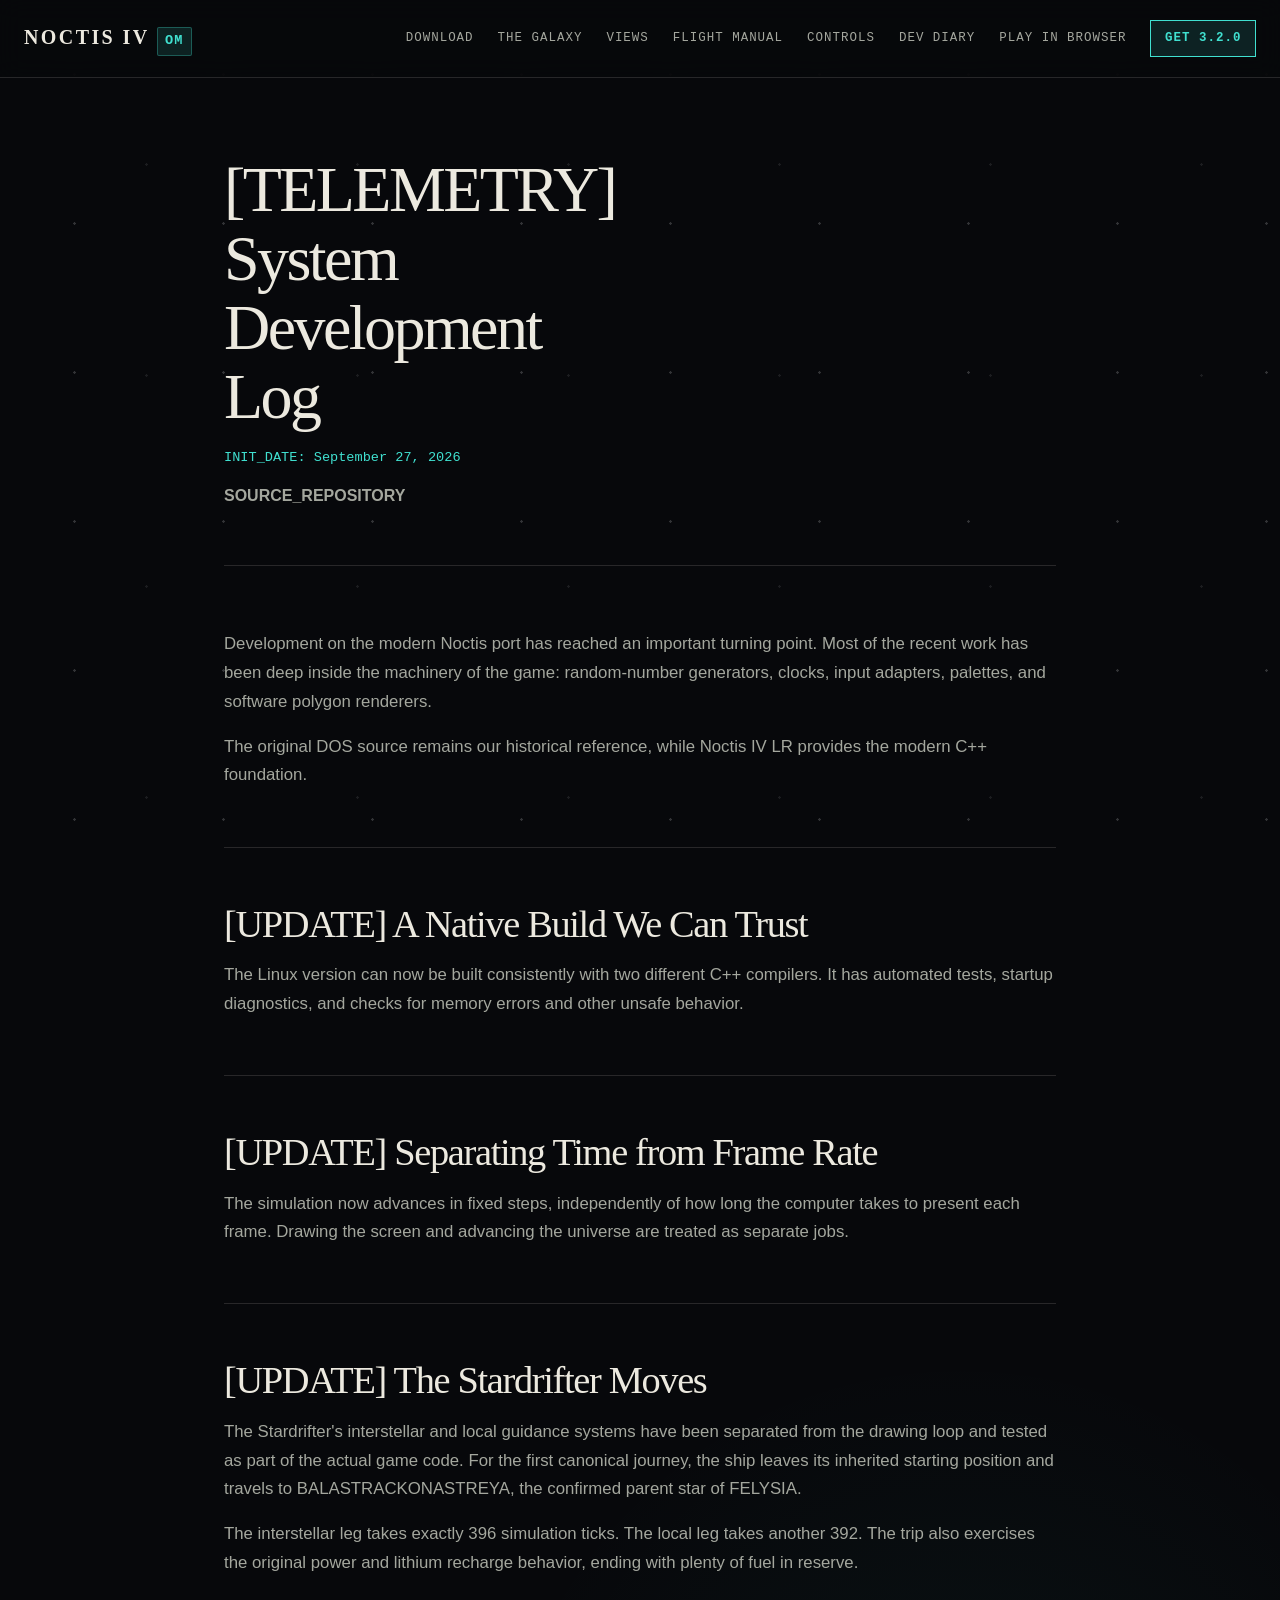
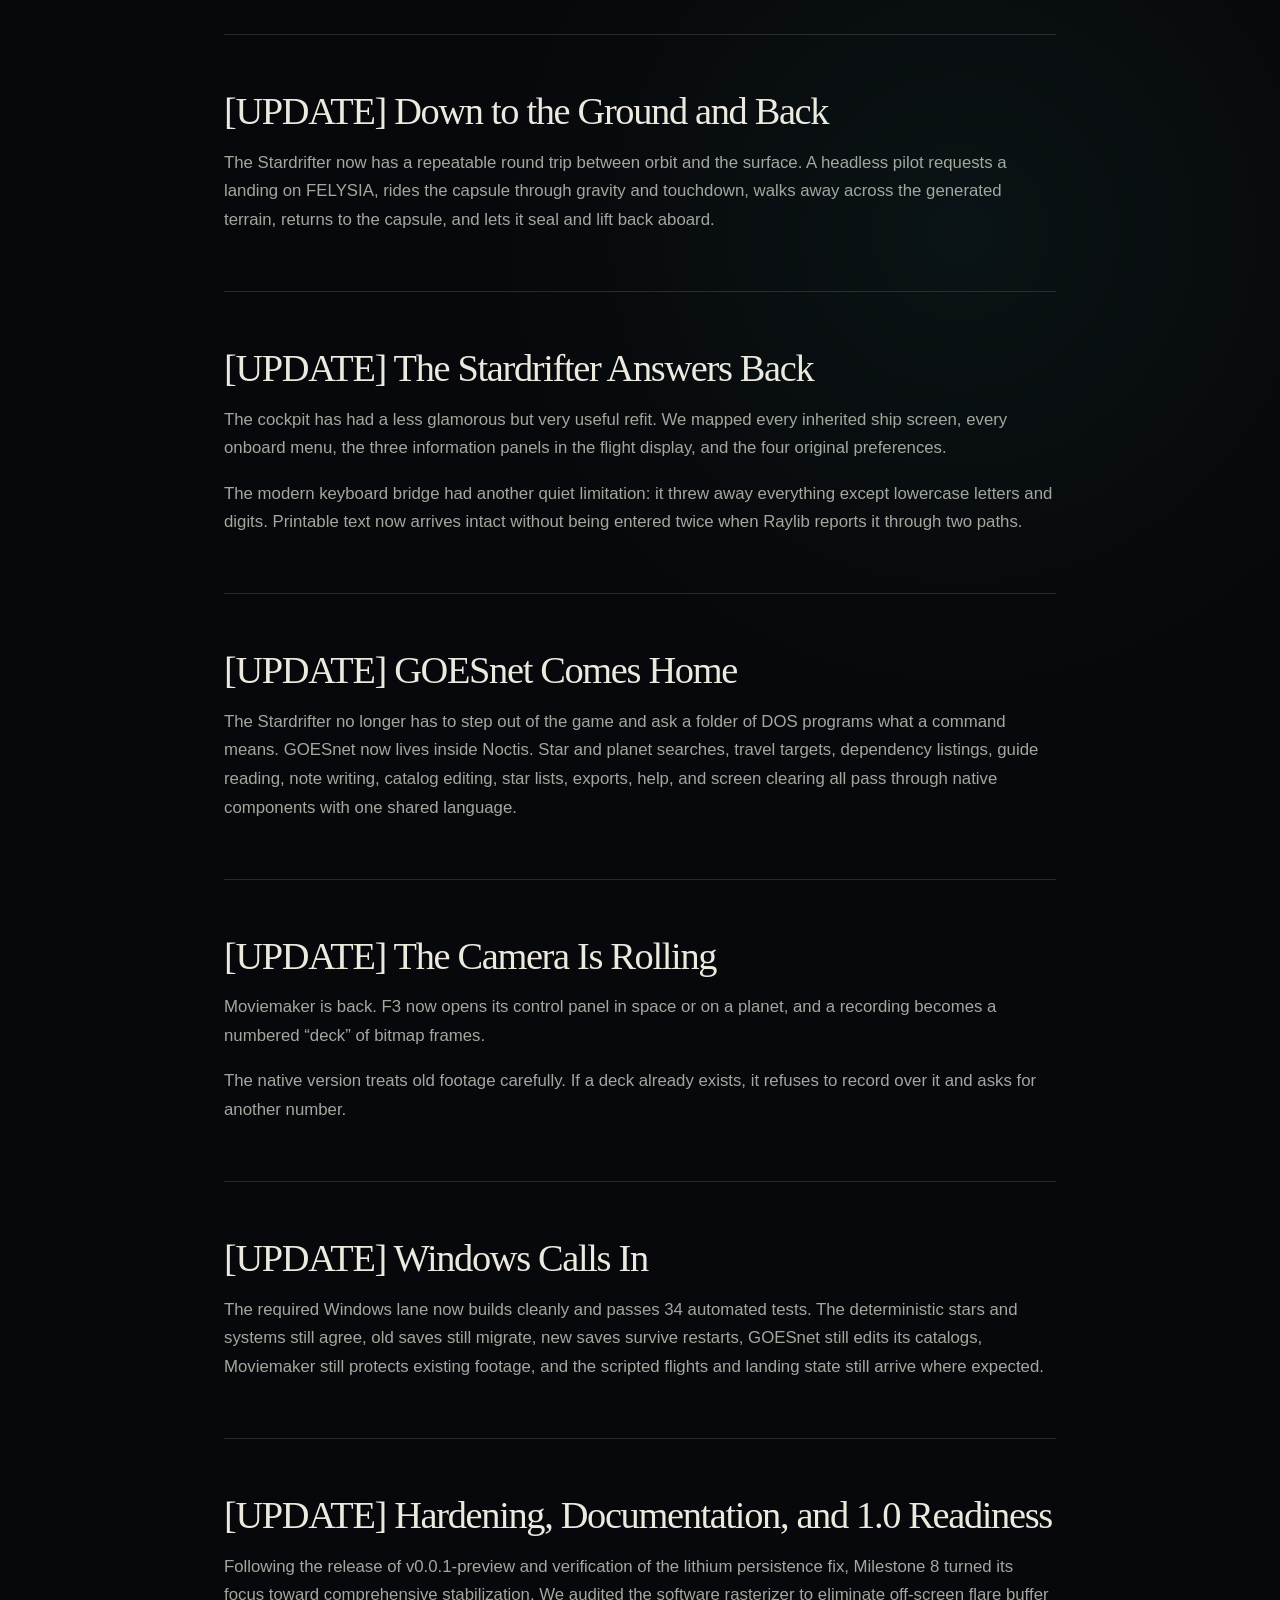
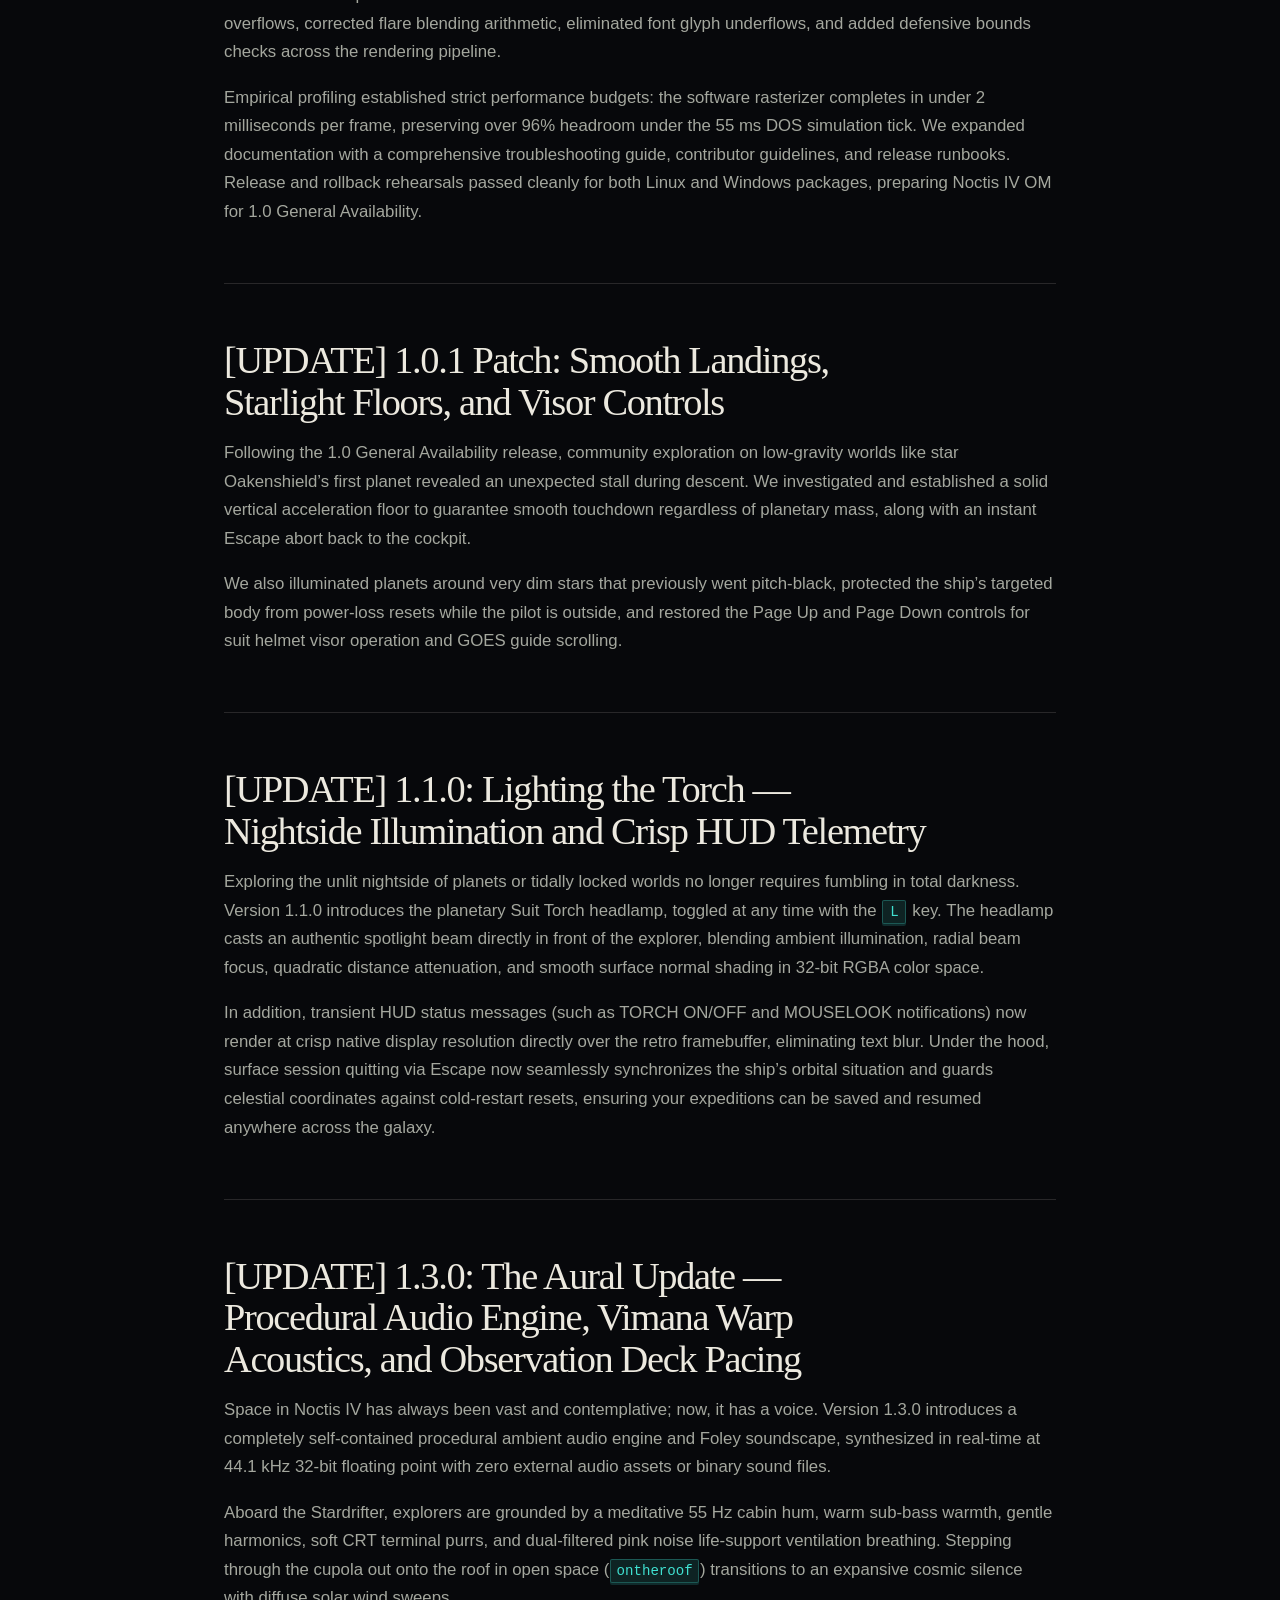
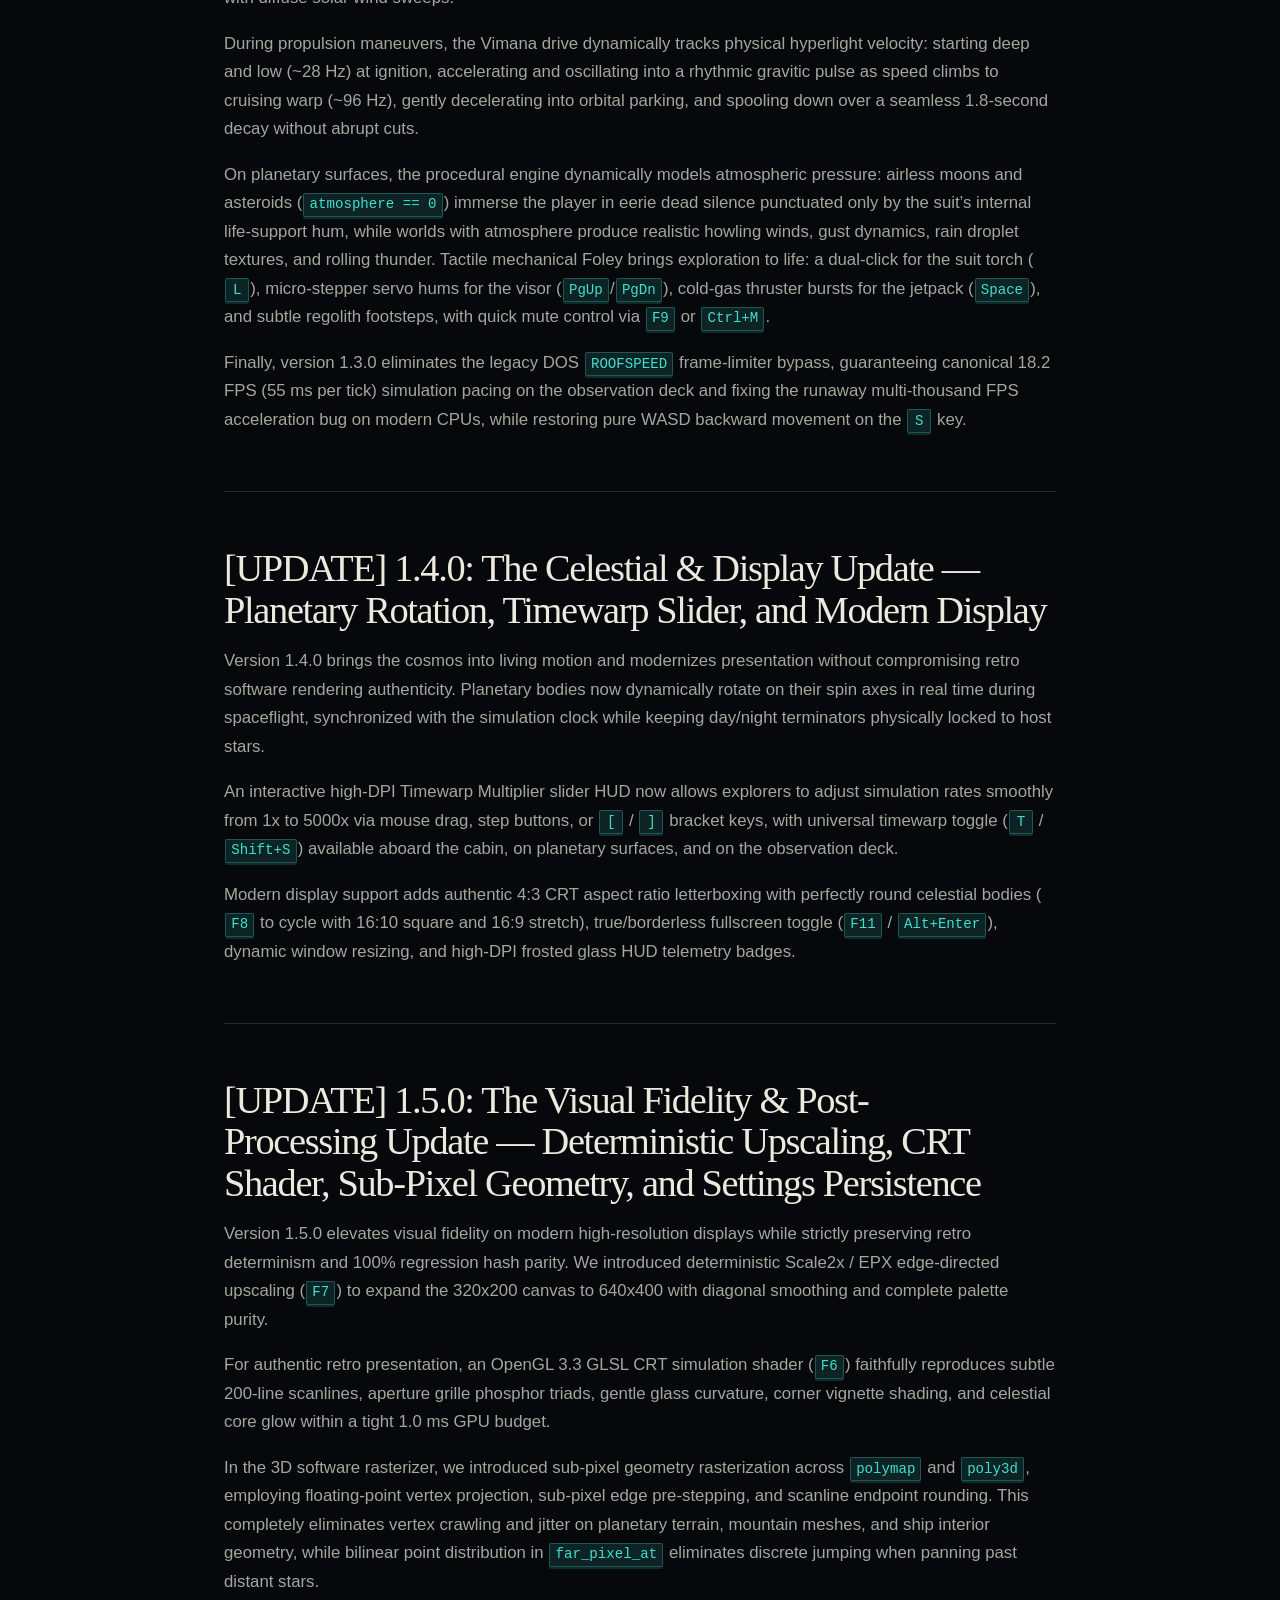
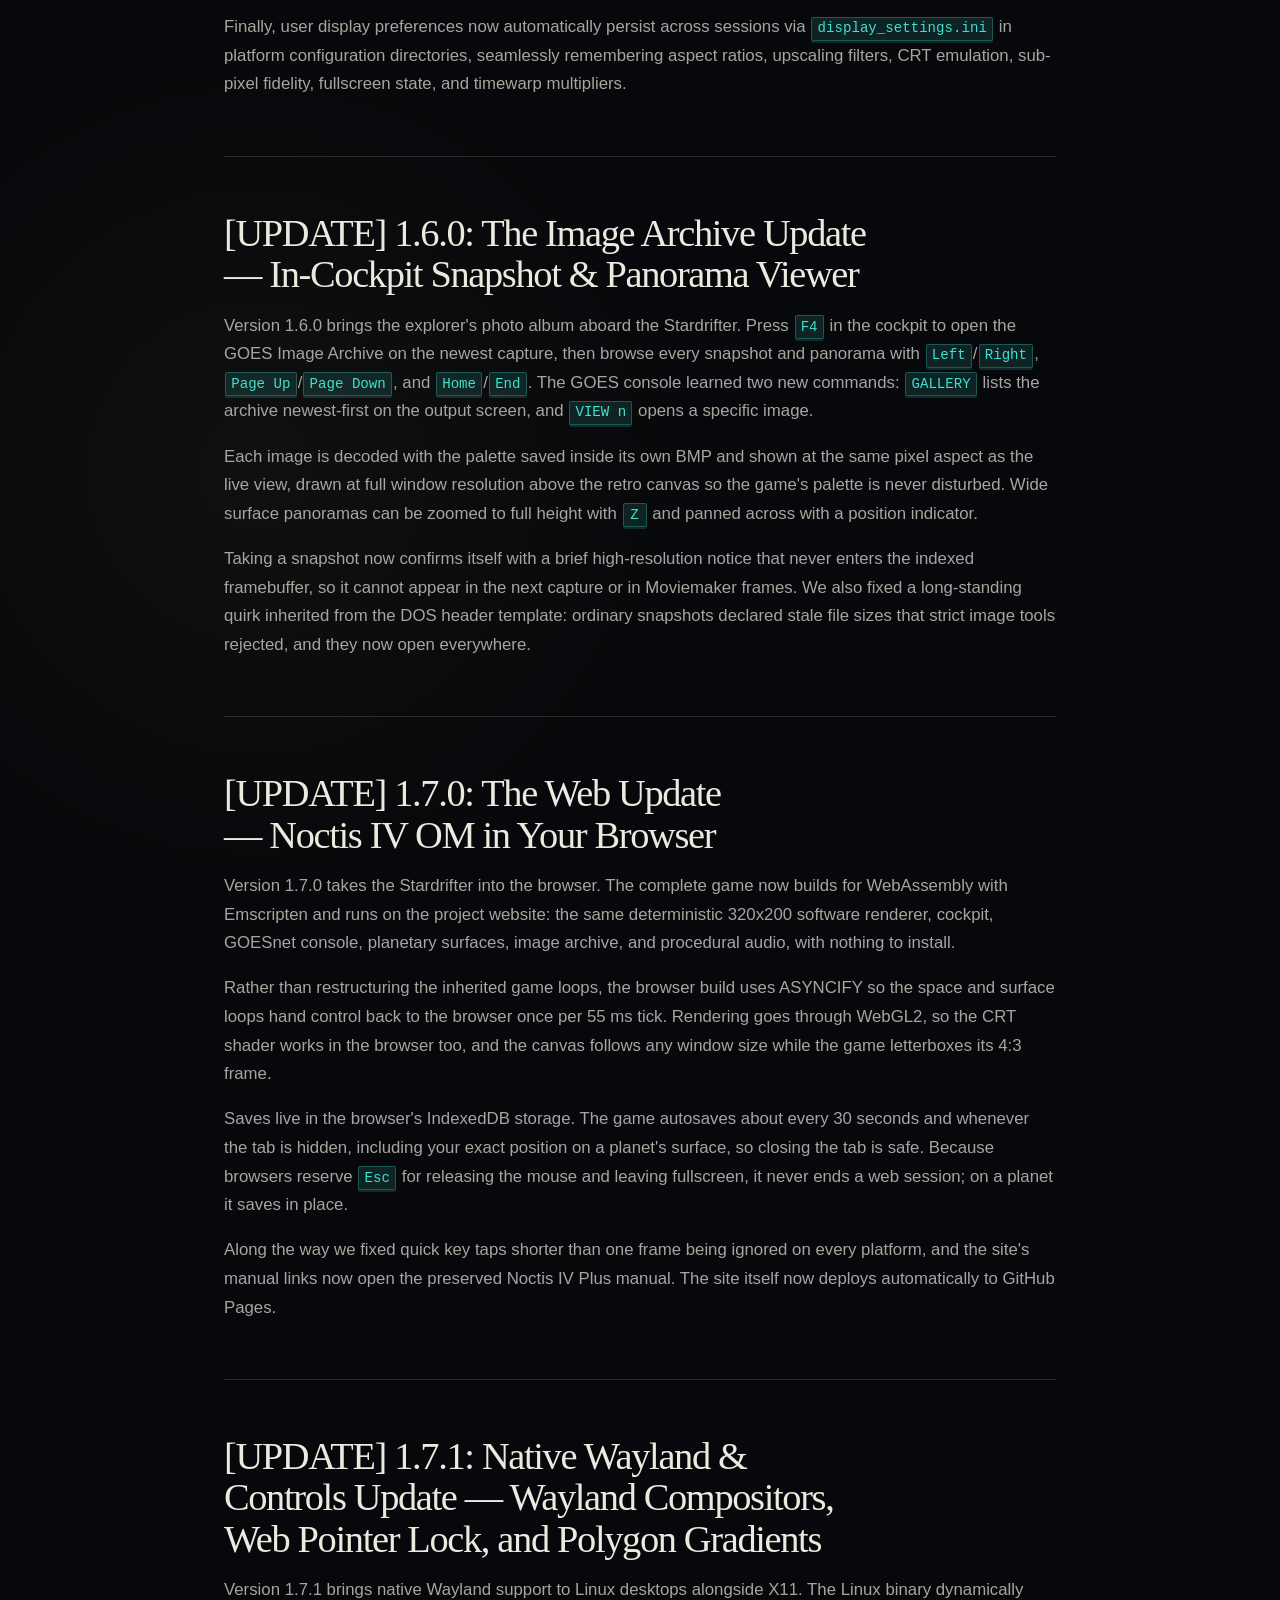
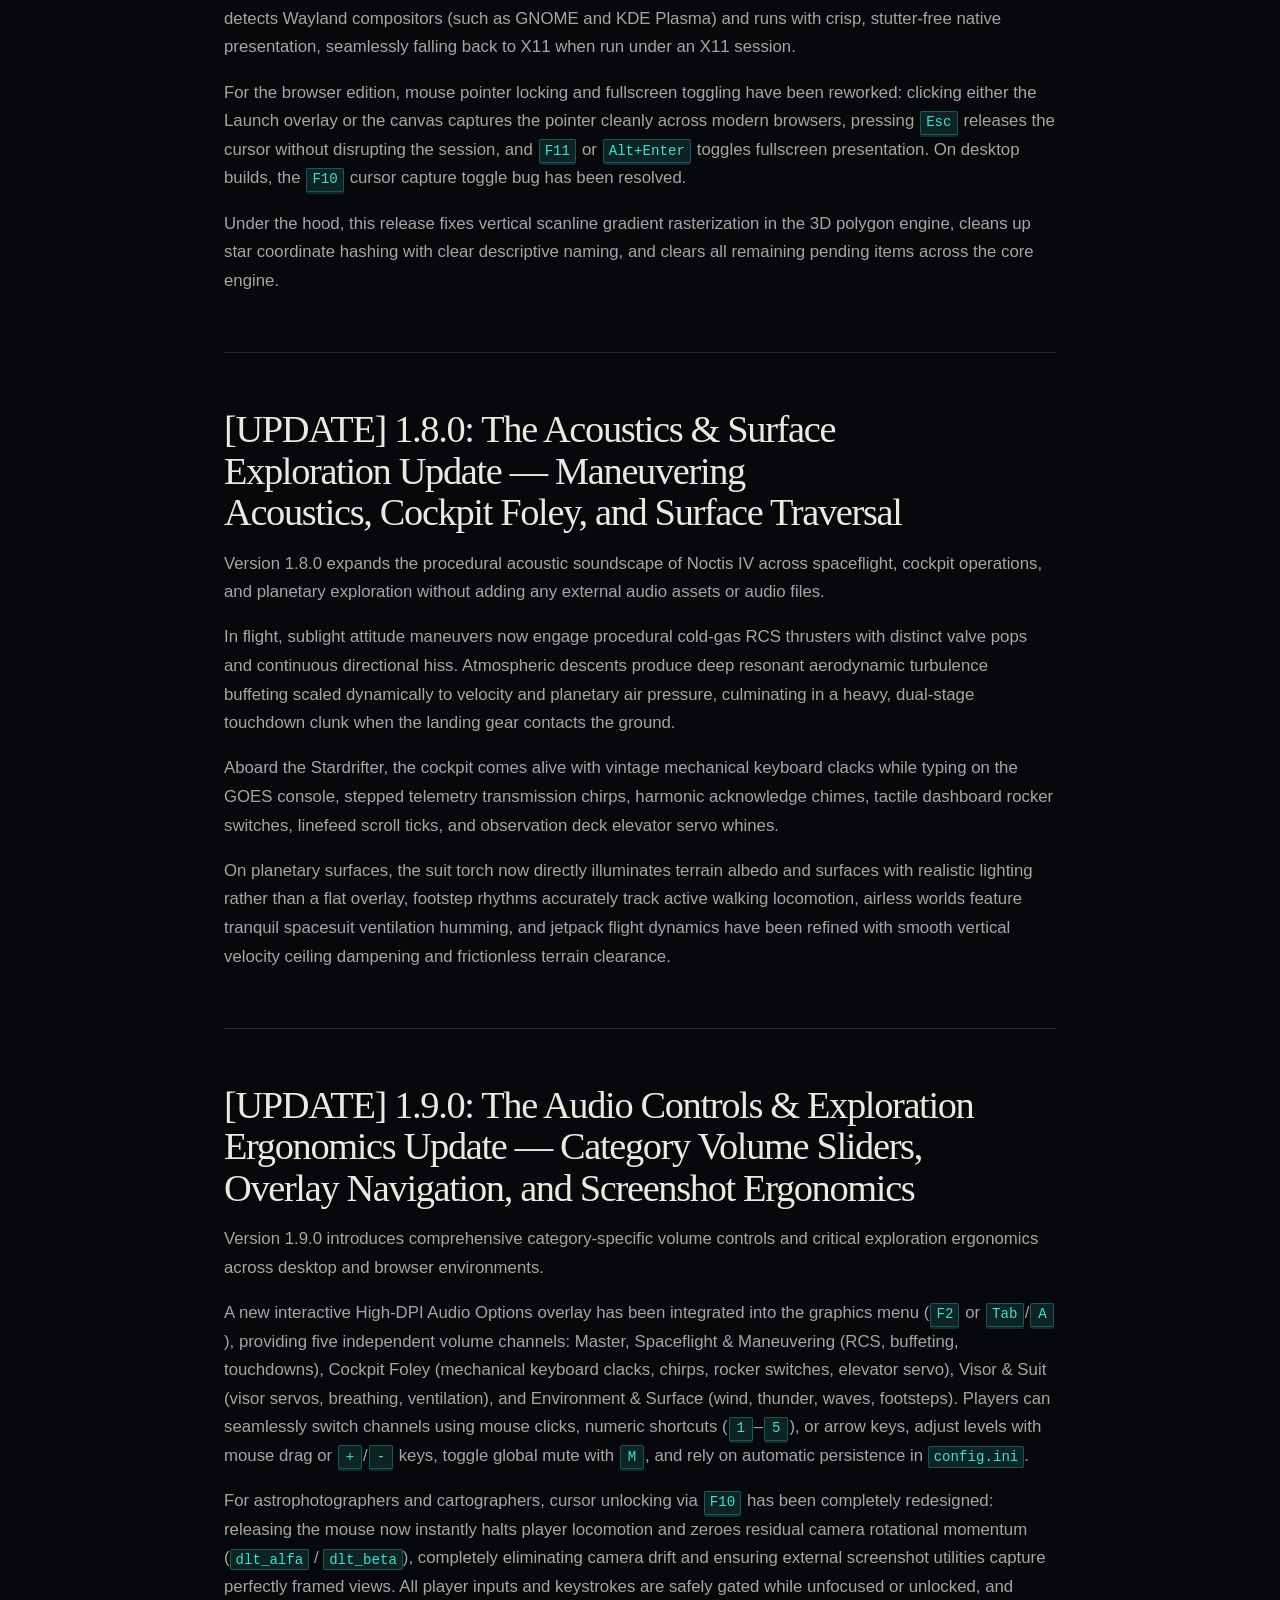
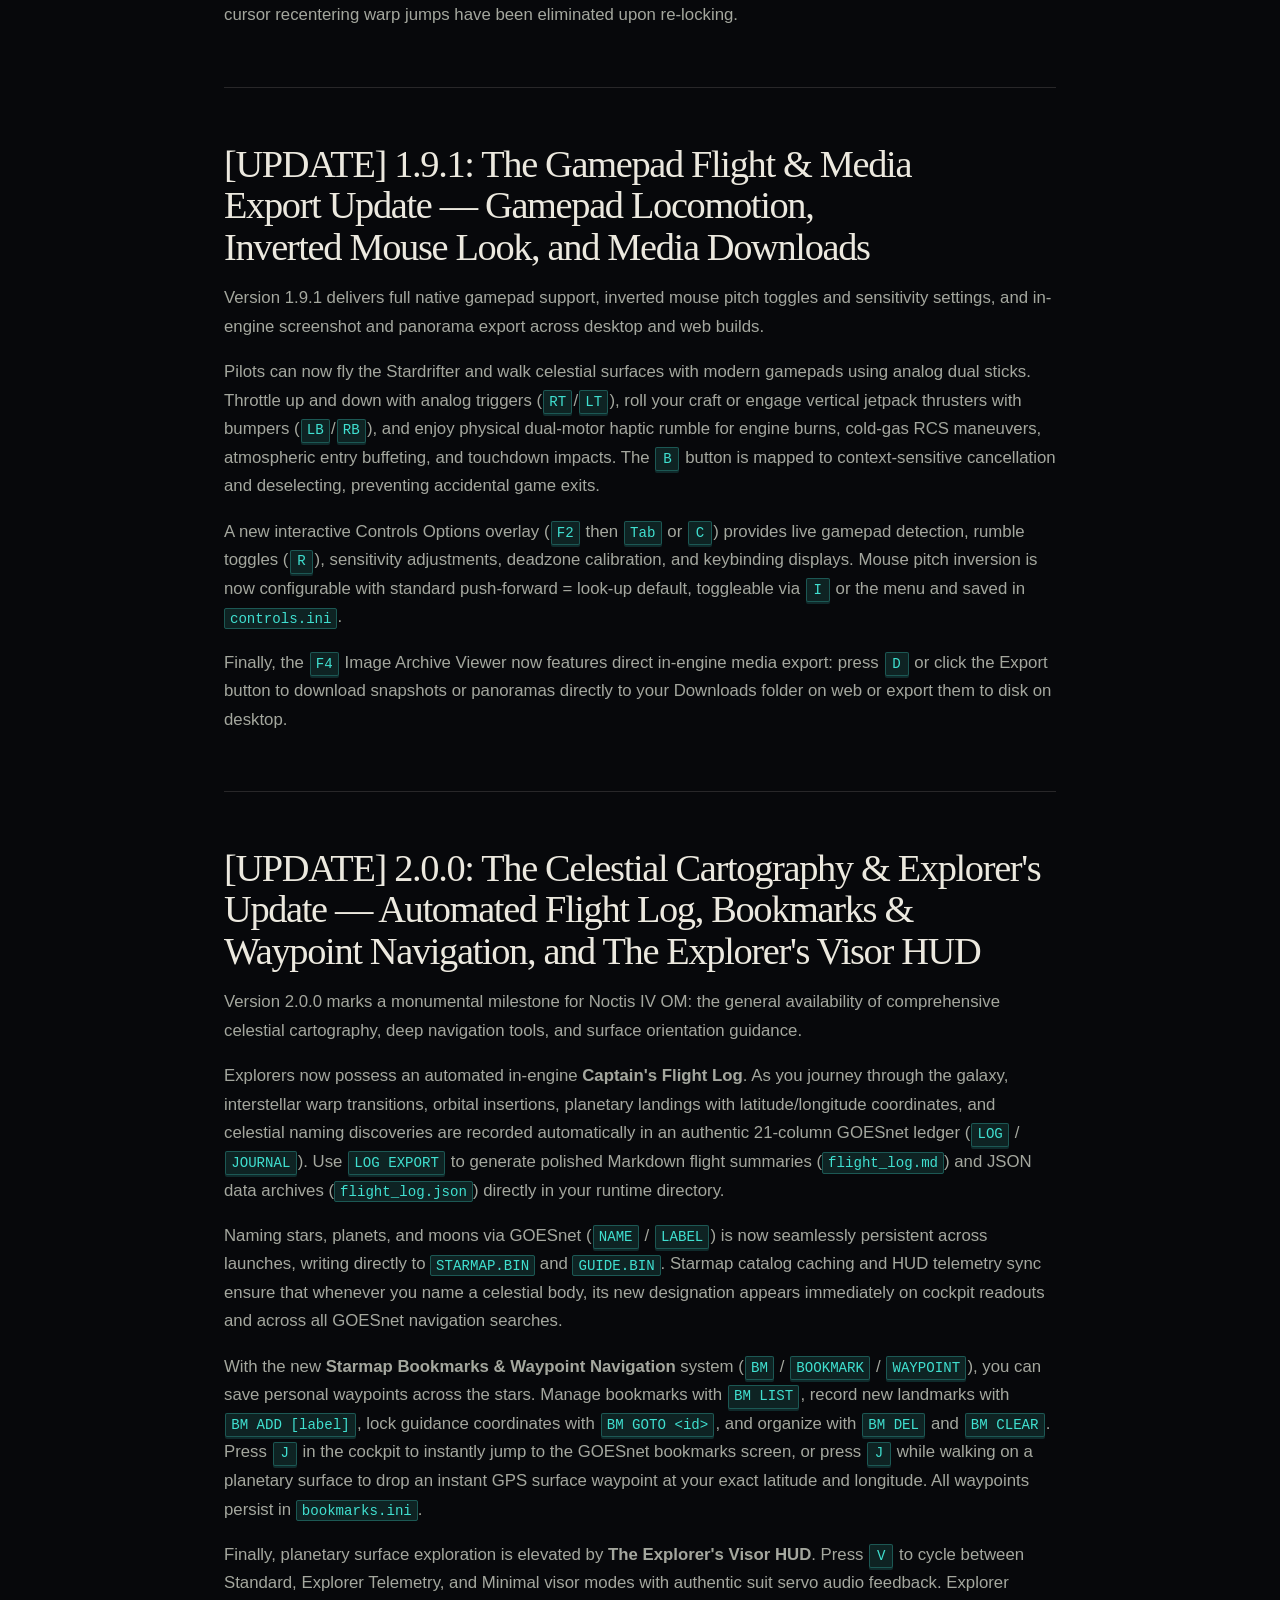
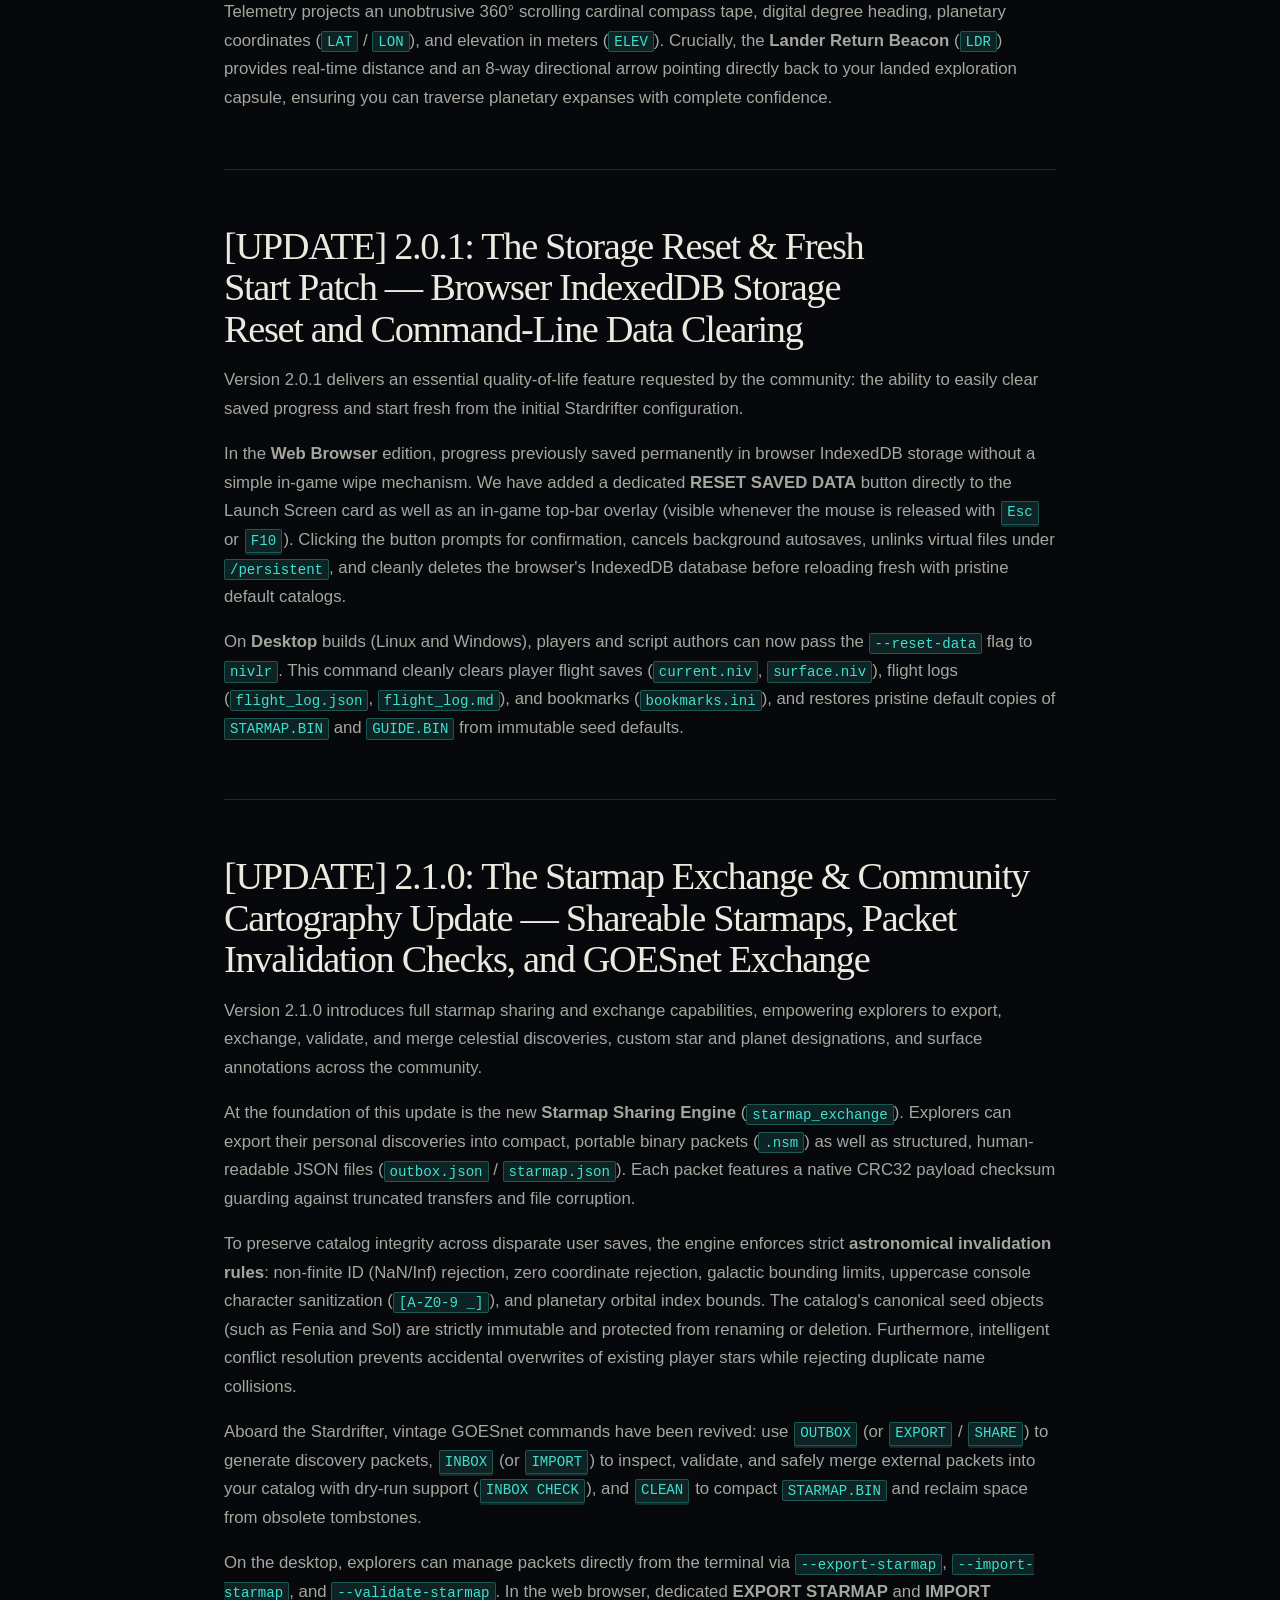
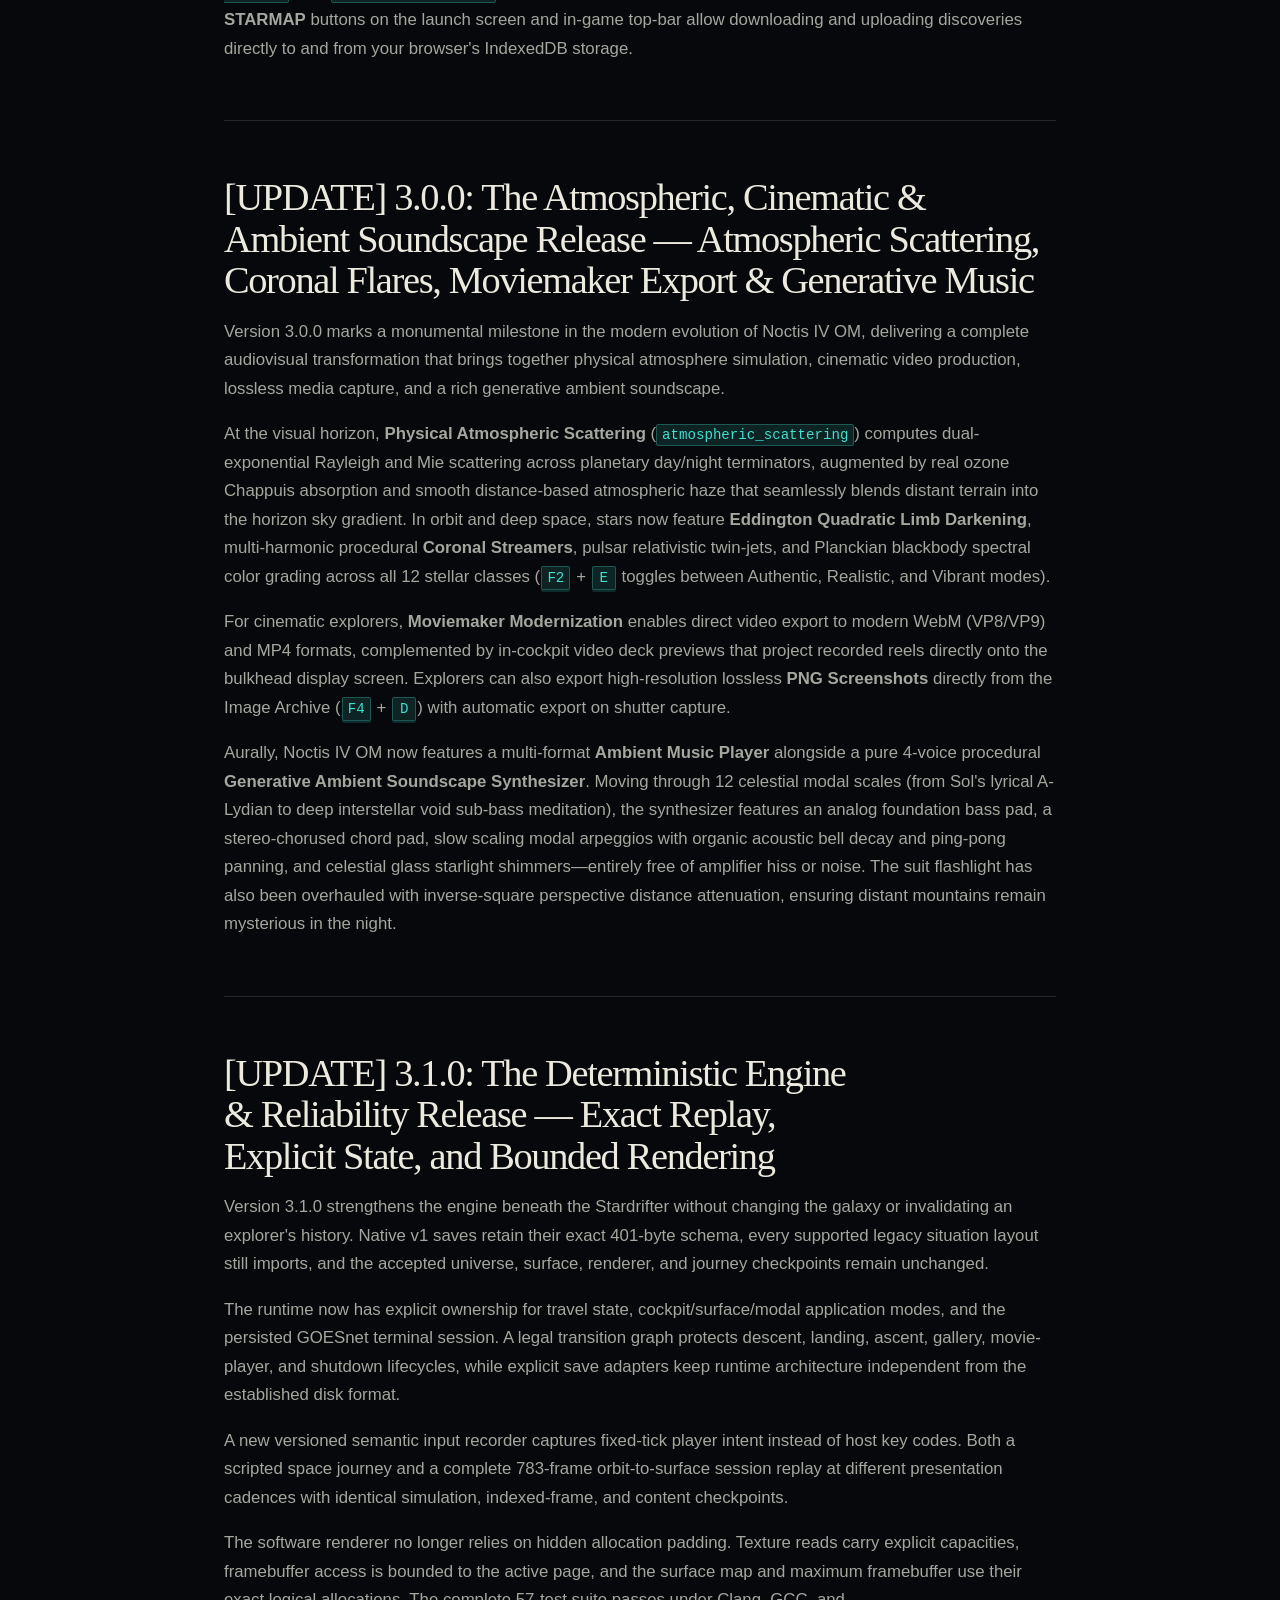
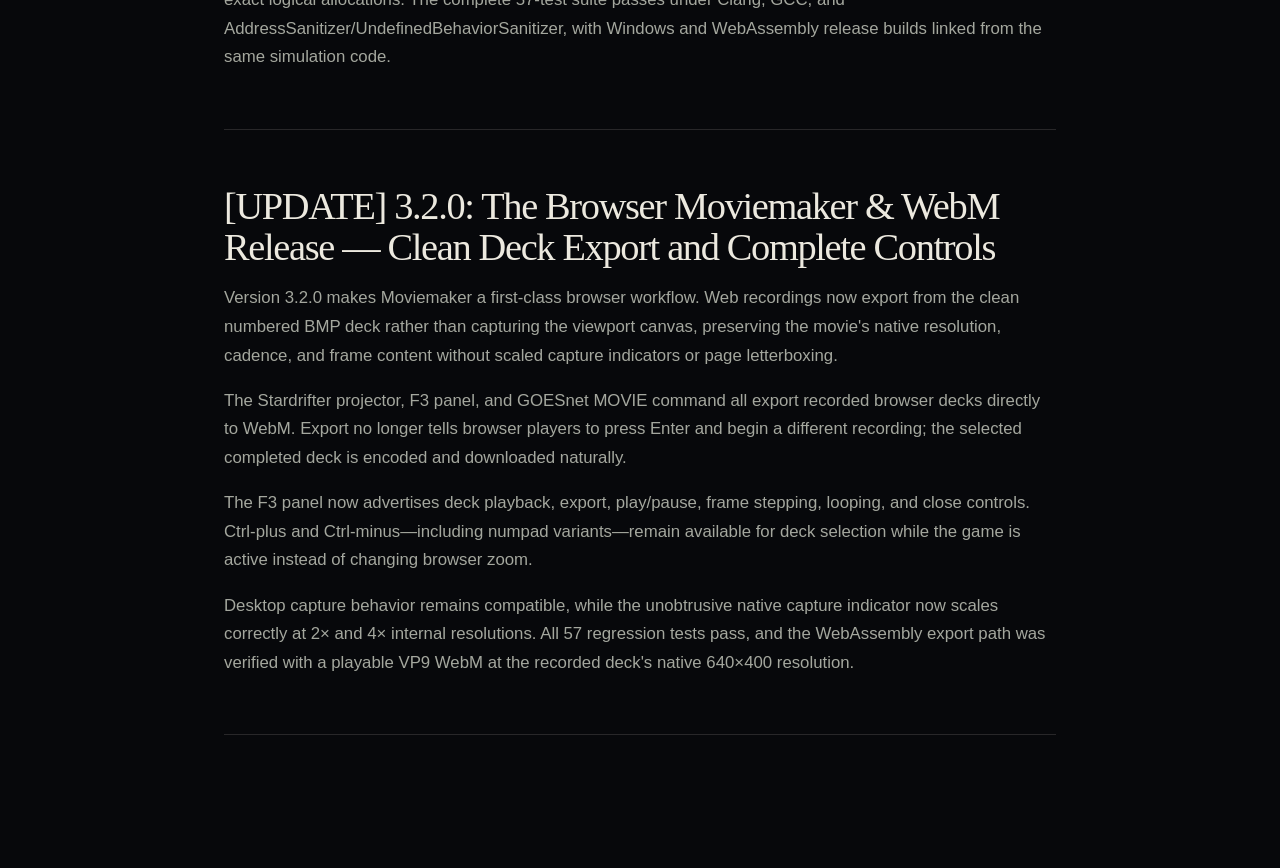
<file: devlog.html>
<!doctype html>
<html lang="en">
<head>
  <meta charset="utf-8">
  <meta name="viewport" content="width=device-width, initial-scale=1">
  <meta name="description" content="Development telemetry for Noctis IV OM.">
  <meta name="theme-color" content="#000000">
  <title>NOCTIS IV OM // TELEMETRY_LOG</title>
  <link rel="stylesheet" href="site.css">
</head>
<body>
  <header class="site-header">
    <div class="header-inner">
      <a class="wordmark" href="index.html" aria-label="Noctis IV OM home">
        <span class="wordmark-main">NOCTIS IV</span>
        <span class="wordmark-mark">OM</span>
      </a>
      <nav aria-label="Primary navigation">
        <a href="index.html#download">Download</a>
        <a href="index.html#discover">The Galaxy</a>
        <a href="index.html#gallery">Views</a>
        <a href="index.html#first-flight">Flight Manual</a>
        <a href="index.html#controls">Controls</a>
        <a href="devlog.html">Dev Diary</a>
        <a href="play/">Play in Browser</a>
        <a class="nav-cta" href="index.html#download">Get 3.2.0</a>
      </nav>
    </div>
  </header>

<article class="dev-diary" id="diary">
  <header>
    <h1>[TELEMETRY] System Development Log</h1>
    <p class="date">INIT_DATE: September 27, 2026</p>
    <p><strong><a href="https://github.com/aedmark/noctis-iv-om">SOURCE_REPOSITORY</a></strong></p>
  </header>

  <section class="update-entry">
    <p>Development on the modern Noctis port has reached an important turning point. Most of the recent work has been deep inside the machinery of the game: random-number generators, clocks, input adapters, palettes, and software polygon renderers.</p>
    <p>The original DOS source remains our historical reference, while Noctis IV LR provides the modern C++ foundation.</p>
  </section>

  <section class="update-entry">
    <h2>[UPDATE] A Native Build We Can Trust</h2>
    <p>The Linux version can now be built consistently with two different C++ compilers. It has automated tests, startup diagnostics, and checks for memory errors and other unsafe behavior.</p>
  </section>

  <section class="update-entry">
    <h2>[UPDATE] Separating Time from Frame Rate</h2>
    <p>The simulation now advances in fixed steps, independently of how long the computer takes to present each frame. Drawing the screen and advancing the universe are treated as separate jobs.</p>
  </section>

  <section class="update-entry">
    <h2>[UPDATE] The Stardrifter Moves</h2>
    <p>The Stardrifter's interstellar and local guidance systems have been separated from the drawing loop and tested as part of the actual game code. For the first canonical journey, the ship leaves its inherited starting position and travels to BALASTRACKONASTREYA, the confirmed parent star of FELYSIA.</p>
    <p>The interstellar leg takes exactly 396 simulation ticks. The local leg takes another 392. The trip also exercises the original power and lithium recharge behavior, ending with plenty of fuel in reserve.</p>
  </section>

  <section class="update-entry">
    <h2>[UPDATE] Down to the Ground and Back</h2>
    <p>The Stardrifter now has a repeatable round trip between orbit and the surface. A headless pilot requests a landing on FELYSIA, rides the capsule through gravity and touchdown, walks away across the generated terrain, returns to the capsule, and lets it seal and lift back aboard.</p>
  </section>

  <section class="update-entry">
    <h2>[UPDATE] The Stardrifter Answers Back</h2>
    <p>The cockpit has had a less glamorous but very useful refit. We mapped every inherited ship screen, every onboard menu, the three information panels in the flight display, and the four original preferences.</p>
    <p>The modern keyboard bridge had another quiet limitation: it threw away everything except lowercase letters and digits. Printable text now arrives intact without being entered twice when Raylib reports it through two paths.</p>
  </section>

  <section class="update-entry">
    <h2>[UPDATE] GOESnet Comes Home</h2>
    <p>The Stardrifter no longer has to step out of the game and ask a folder of DOS programs what a command means. GOESnet now lives inside Noctis. Star and planet searches, travel targets, dependency listings, guide reading, note writing, catalog editing, star lists, exports, help, and screen clearing all pass through native components with one shared language.</p>
  </section>
  
  <section class="update-entry">
    <h2>[UPDATE] The Camera Is Rolling</h2>
    <p>Moviemaker is back. F3 now opens its control panel in space or on a planet, and a recording becomes a numbered “deck” of bitmap frames.</p>
    <p>The native version treats old footage carefully. If a deck already exists, it refuses to record over it and asks for another number.</p>
  </section>

  <section class="update-entry">
    <h2>[UPDATE] Windows Calls In</h2>
    <p>The required Windows lane now builds cleanly and passes 34 automated tests. The deterministic stars and systems still agree, old saves still migrate, new saves survive restarts, GOESnet still edits its catalogs, Moviemaker still protects existing footage, and the scripted flights and landing state still arrive where expected.</p>
  </section>

  <section class="update-entry">
    <h2>[UPDATE] Hardening, Documentation, and 1.0 Readiness</h2>
    <p>Following the release of v0.0.1-preview and verification of the lithium persistence fix, Milestone 8 turned its focus toward comprehensive stabilization. We audited the software rasterizer to eliminate off-screen flare buffer overflows, corrected flare blending arithmetic, eliminated font glyph underflows, and added defensive bounds checks across the rendering pipeline.</p>
    <p>Empirical profiling established strict performance budgets: the software rasterizer completes in under 2 milliseconds per frame, preserving over 96% headroom under the 55 ms DOS simulation tick. We expanded documentation with a comprehensive troubleshooting guide, contributor guidelines, and release runbooks. Release and rollback rehearsals passed cleanly for both Linux and Windows packages, preparing Noctis IV OM for 1.0 General Availability.</p>
  </section>

  <section class="update-entry">
    <h2>[UPDATE] 1.0.1 Patch: Smooth Landings, Starlight Floors, and Visor Controls</h2>
    <p>Following the 1.0 General Availability release, community exploration on low-gravity worlds like star Oakenshield’s first planet revealed an unexpected stall during descent. We investigated and established a solid vertical acceleration floor to guarantee smooth touchdown regardless of planetary mass, along with an instant Escape abort back to the cockpit.</p>
    <p>We also illuminated planets around very dim stars that previously went pitch-black, protected the ship’s targeted body from power-loss resets while the pilot is outside, and restored the Page Up and Page Down controls for suit helmet visor operation and GOES guide scrolling.</p>
  </section>

  <section class="update-entry">
    <h2>[UPDATE] 1.1.0: Lighting the Torch — Nightside Illumination and Crisp HUD Telemetry</h2>
    <p>Exploring the unlit nightside of planets or tidally locked worlds no longer requires fumbling in total darkness. Version 1.1.0 introduces the planetary Suit Torch headlamp, toggled at any time with the <kbd>L</kbd> key. The headlamp casts an authentic spotlight beam directly in front of the explorer, blending ambient illumination, radial beam focus, quadratic distance attenuation, and smooth surface normal shading in 32-bit RGBA color space.</p>
    <p>In addition, transient HUD status messages (such as TORCH ON/OFF and MOUSELOOK notifications) now render at crisp native display resolution directly over the retro framebuffer, eliminating text blur. Under the hood, surface session quitting via Escape now seamlessly synchronizes the ship’s orbital situation and guards celestial coordinates against cold-restart resets, ensuring your expeditions can be saved and resumed anywhere across the galaxy.</p>
  </section>

  <section class="update-entry">
    <h2>[UPDATE] 1.3.0: The Aural Update — Procedural Audio Engine, Vimana Warp Acoustics, and Observation Deck Pacing</h2>
    <p>Space in Noctis IV has always been vast and contemplative; now, it has a voice. Version 1.3.0 introduces a completely self-contained procedural ambient audio engine and Foley soundscape, synthesized in real-time at 44.1 kHz 32-bit floating point with zero external audio assets or binary sound files.</p>
    <p>Aboard the Stardrifter, explorers are grounded by a meditative 55 Hz cabin hum, warm sub-bass warmth, gentle harmonics, soft CRT terminal purrs, and dual-filtered pink noise life-support ventilation breathing. Stepping through the cupola out onto the roof in open space (<kbd>ontheroof</kbd>) transitions to an expansive cosmic silence with diffuse solar wind sweeps.</p>
    <p>During propulsion maneuvers, the Vimana drive dynamically tracks physical hyperlight velocity: starting deep and low (~28 Hz) at ignition, accelerating and oscillating into a rhythmic gravitic pulse as speed climbs to cruising warp (~96 Hz), gently decelerating into orbital parking, and spooling down over a seamless 1.8-second decay without abrupt cuts.</p>
    <p>On planetary surfaces, the procedural engine dynamically models atmospheric pressure: airless moons and asteroids (<kbd>atmosphere == 0</kbd>) immerse the player in eerie dead silence punctuated only by the suit’s internal life-support hum, while worlds with atmosphere produce realistic howling winds, gust dynamics, rain droplet textures, and rolling thunder. Tactile mechanical Foley brings exploration to life: a dual-click for the suit torch (<kbd>L</kbd>), micro-stepper servo hums for the visor (<kbd>PgUp</kbd>/<kbd>PgDn</kbd>), cold-gas thruster bursts for the jetpack (<kbd>Space</kbd>), and subtle regolith footsteps, with quick mute control via <kbd>F9</kbd> or <kbd>Ctrl+M</kbd>.</p>
    <p>Finally, version 1.3.0 eliminates the legacy DOS <kbd>ROOFSPEED</kbd> frame-limiter bypass, guaranteeing canonical 18.2 FPS (55 ms per tick) simulation pacing on the observation deck and fixing the runaway multi-thousand FPS acceleration bug on modern CPUs, while restoring pure WASD backward movement on the <kbd>S</kbd> key.</p>
  </section>

  <section class="update-entry">
    <h2>[UPDATE] 1.4.0: The Celestial &amp; Display Update — Planetary Rotation, Timewarp Slider, and Modern Display</h2>
    <p>Version 1.4.0 brings the cosmos into living motion and modernizes presentation without compromising retro software rendering authenticity. Planetary bodies now dynamically rotate on their spin axes in real time during spaceflight, synchronized with the simulation clock while keeping day/night terminators physically locked to host stars.</p>
    <p>An interactive high-DPI Timewarp Multiplier slider HUD now allows explorers to adjust simulation rates smoothly from 1x to 5000x via mouse drag, step buttons, or <kbd>[</kbd> / <kbd>]</kbd> bracket keys, with universal timewarp toggle (<kbd>T</kbd> / <kbd>Shift+S</kbd>) available aboard the cabin, on planetary surfaces, and on the observation deck.</p>
    <p>Modern display support adds authentic 4:3 CRT aspect ratio letterboxing with perfectly round celestial bodies (<kbd>F8</kbd> to cycle with 16:10 square and 16:9 stretch), true/borderless fullscreen toggle (<kbd>F11</kbd> / <kbd>Alt+Enter</kbd>), dynamic window resizing, and high-DPI frosted glass HUD telemetry badges.</p>
  </section>

  <section class="update-entry">
    <h2>[UPDATE] 1.5.0: The Visual Fidelity &amp; Post-Processing Update — Deterministic Upscaling, CRT Shader, Sub-Pixel Geometry, and Settings Persistence</h2>
    <p>Version 1.5.0 elevates visual fidelity on modern high-resolution displays while strictly preserving retro determinism and 100% regression hash parity. We introduced deterministic Scale2x / EPX edge-directed upscaling (<kbd>F7</kbd>) to expand the 320x200 canvas to 640x400 with diagonal smoothing and complete palette purity.</p>
    <p>For authentic retro presentation, an OpenGL 3.3 GLSL CRT simulation shader (<kbd>F6</kbd>) faithfully reproduces subtle 200-line scanlines, aperture grille phosphor triads, gentle glass curvature, corner vignette shading, and celestial core glow within a tight 1.0 ms GPU budget.</p>
    <p>In the 3D software rasterizer, we introduced sub-pixel geometry rasterization across <kbd>polymap</kbd> and <kbd>poly3d</kbd>, employing floating-point vertex projection, sub-pixel edge pre-stepping, and scanline endpoint rounding. This completely eliminates vertex crawling and jitter on planetary terrain, mountain meshes, and ship interior geometry, while bilinear point distribution in <kbd>far_pixel_at</kbd> eliminates discrete jumping when panning past distant stars.</p>
    <p>Finally, user display preferences now automatically persist across sessions via <kbd>display_settings.ini</kbd> in platform configuration directories, seamlessly remembering aspect ratios, upscaling filters, CRT emulation, sub-pixel fidelity, fullscreen state, and timewarp multipliers.</p>
  </section>

  <section class="update-entry">
    <h2>[UPDATE] 1.6.0: The Image Archive Update — In-Cockpit Snapshot &amp; Panorama Viewer</h2>
    <p>Version 1.6.0 brings the explorer's photo album aboard the Stardrifter. Press <kbd>F4</kbd> in the cockpit to open the GOES Image Archive on the newest capture, then browse every snapshot and panorama with <kbd>Left</kbd>/<kbd>Right</kbd>, <kbd>Page Up</kbd>/<kbd>Page Down</kbd>, and <kbd>Home</kbd>/<kbd>End</kbd>. The GOES console learned two new commands: <kbd>GALLERY</kbd> lists the archive newest-first on the output screen, and <kbd>VIEW n</kbd> opens a specific image.</p>
    <p>Each image is decoded with the palette saved inside its own BMP and shown at the same pixel aspect as the live view, drawn at full window resolution above the retro canvas so the game's palette is never disturbed. Wide surface panoramas can be zoomed to full height with <kbd>Z</kbd> and panned across with a position indicator.</p>
    <p>Taking a snapshot now confirms itself with a brief high-resolution notice that never enters the indexed framebuffer, so it cannot appear in the next capture or in Moviemaker frames. We also fixed a long-standing quirk inherited from the DOS header template: ordinary snapshots declared stale file sizes that strict image tools rejected, and they now open everywhere.</p>
  </section>

  <section class="update-entry">
    <h2>[UPDATE] 1.7.0: The Web Update — Noctis IV OM in Your Browser</h2>
    <p>Version 1.7.0 takes the Stardrifter into the browser. The complete game now builds for WebAssembly with Emscripten and runs on the project website: the same deterministic 320x200 software renderer, cockpit, GOESnet console, planetary surfaces, image archive, and procedural audio, with nothing to install.</p>
    <p>Rather than restructuring the inherited game loops, the browser build uses ASYNCIFY so the space and surface loops hand control back to the browser once per 55 ms tick. Rendering goes through WebGL2, so the CRT shader works in the browser too, and the canvas follows any window size while the game letterboxes its 4:3 frame.</p>
    <p>Saves live in the browser's IndexedDB storage. The game autosaves about every 30 seconds and whenever the tab is hidden, including your exact position on a planet's surface, so closing the tab is safe. Because browsers reserve <kbd>Esc</kbd> for releasing the mouse and leaving fullscreen, it never ends a web session; on a planet it saves in place.</p>
    <p>Along the way we fixed quick key taps shorter than one frame being ignored on every platform, and the site's manual links now open the preserved Noctis IV Plus manual. The site itself now deploys automatically to GitHub Pages.</p>
  </section>

  <section class="update-entry">
    <h2>[UPDATE] 1.7.1: Native Wayland &amp; Controls Update — Wayland Compositors, Web Pointer Lock, and Polygon Gradients</h2>
    <p>Version 1.7.1 brings native Wayland support to Linux desktops alongside X11. The Linux binary dynamically detects Wayland compositors (such as GNOME and KDE Plasma) and runs with crisp, stutter-free native presentation, seamlessly falling back to X11 when run under an X11 session.</p>
    <p>For the browser edition, mouse pointer locking and fullscreen toggling have been reworked: clicking either the Launch overlay or the canvas captures the pointer cleanly across modern browsers, pressing <kbd>Esc</kbd> releases the cursor without disrupting the session, and <kbd>F11</kbd> or <kbd>Alt+Enter</kbd> toggles fullscreen presentation. On desktop builds, the <kbd>F10</kbd> cursor capture toggle bug has been resolved.</p>
    <p>Under the hood, this release fixes vertical scanline gradient rasterization in the 3D polygon engine, cleans up star coordinate hashing with clear descriptive naming, and clears all remaining pending items across the core engine.</p>
  </section>

  <section class="update-entry">
    <h2>[UPDATE] 1.8.0: The Acoustics &amp; Surface Exploration Update — Maneuvering Acoustics, Cockpit Foley, and Surface Traversal</h2>
    <p>Version 1.8.0 expands the procedural acoustic soundscape of Noctis IV across spaceflight, cockpit operations, and planetary exploration without adding any external audio assets or audio files.</p>
    <p>In flight, sublight attitude maneuvers now engage procedural cold-gas RCS thrusters with distinct valve pops and continuous directional hiss. Atmospheric descents produce deep resonant aerodynamic turbulence buffeting scaled dynamically to velocity and planetary air pressure, culminating in a heavy, dual-stage touchdown clunk when the landing gear contacts the ground.</p>
    <p>Aboard the Stardrifter, the cockpit comes alive with vintage mechanical keyboard clacks while typing on the GOES console, stepped telemetry transmission chirps, harmonic acknowledge chimes, tactile dashboard rocker switches, linefeed scroll ticks, and observation deck elevator servo whines.</p>
    <p>On planetary surfaces, the suit torch now directly illuminates terrain albedo and surfaces with realistic lighting rather than a flat overlay, footstep rhythms accurately track active walking locomotion, airless worlds feature tranquil spacesuit ventilation humming, and jetpack flight dynamics have been refined with smooth vertical velocity ceiling dampening and frictionless terrain clearance.</p>
  </section>

  <section class="update-entry">
    <h2>[UPDATE] 1.9.0: The Audio Controls &amp; Exploration Ergonomics Update — Category Volume Sliders, Overlay Navigation, and Screenshot Ergonomics</h2>
    <p>Version 1.9.0 introduces comprehensive category-specific volume controls and critical exploration ergonomics across desktop and browser environments.</p>
    <p>A new interactive High-DPI Audio Options overlay has been integrated into the graphics menu (<kbd>F2</kbd> or <kbd>Tab</kbd>/<kbd>A</kbd>), providing five independent volume channels: Master, Spaceflight &amp; Maneuvering (RCS, buffeting, touchdowns), Cockpit Foley (mechanical keyboard clacks, chirps, rocker switches, elevator servo), Visor &amp; Suit (visor servos, breathing, ventilation), and Environment &amp; Surface (wind, thunder, waves, footsteps). Players can seamlessly switch channels using mouse clicks, numeric shortcuts (<kbd>1</kbd>–<kbd>5</kbd>), or arrow keys, adjust levels with mouse drag or <kbd>+</kbd>/<kbd>-</kbd> keys, toggle global mute with <kbd>M</kbd>, and rely on automatic persistence in <code>config.ini</code>.</p>
    <p>For astrophotographers and cartographers, cursor unlocking via <kbd>F10</kbd> has been completely redesigned: releasing the mouse now instantly halts player locomotion and zeroes residual camera rotational momentum (<code>dlt_alfa</code> / <code>dlt_beta</code>), completely eliminating camera drift and ensuring external screenshot utilities capture perfectly framed views. All player inputs and keystrokes are safely gated while unfocused or unlocked, and cursor recentering warp jumps have been eliminated upon re-locking.</p>
  </section>

  <section class="update-entry">
    <h2>[UPDATE] 1.9.1: The Gamepad Flight &amp; Media Export Update — Gamepad Locomotion, Inverted Mouse Look, and Media Downloads</h2>
    <p>Version 1.9.1 delivers full native gamepad support, inverted mouse pitch toggles and sensitivity settings, and in-engine screenshot and panorama export across desktop and web builds.</p>
    <p>Pilots can now fly the Stardrifter and walk celestial surfaces with modern gamepads using analog dual sticks. Throttle up and down with analog triggers (<kbd>RT</kbd>/<kbd>LT</kbd>), roll your craft or engage vertical jetpack thrusters with bumpers (<kbd>LB</kbd>/<kbd>RB</kbd>), and enjoy physical dual-motor haptic rumble for engine burns, cold-gas RCS maneuvers, atmospheric entry buffeting, and touchdown impacts. The <kbd>B</kbd> button is mapped to context-sensitive cancellation and deselecting, preventing accidental game exits.</p>
    <p>A new interactive Controls Options overlay (<kbd>F2</kbd> then <kbd>Tab</kbd> or <kbd>C</kbd>) provides live gamepad detection, rumble toggles (<kbd>R</kbd>), sensitivity adjustments, deadzone calibration, and keybinding displays. Mouse pitch inversion is now configurable with standard push-forward = look-up default, toggleable via <kbd>I</kbd> or the menu and saved in <code>controls.ini</code>.</p>
    <p>Finally, the <kbd>F4</kbd> Image Archive Viewer now features direct in-engine media export: press <kbd>D</kbd> or click the Export button to download snapshots or panoramas directly to your Downloads folder on web or export them to disk on desktop.</p>
  </section>

  <section class="update-entry">
    <h2>[UPDATE] 2.0.0: The Celestial Cartography &amp; Explorer's Update — Automated Flight Log, Bookmarks &amp; Waypoint Navigation, and The Explorer's Visor HUD</h2>
    <p>Version 2.0.0 marks a monumental milestone for Noctis IV OM: the general availability of comprehensive celestial cartography, deep navigation tools, and surface orientation guidance.</p>
    <p>Explorers now possess an automated in-engine <strong>Captain's Flight Log</strong>. As you journey through the galaxy, interstellar warp transitions, orbital insertions, planetary landings with latitude/longitude coordinates, and celestial naming discoveries are recorded automatically in an authentic 21-column GOESnet ledger (<kbd>LOG</kbd> / <kbd>JOURNAL</kbd>). Use <kbd>LOG EXPORT</kbd> to generate polished Markdown flight summaries (<code>flight_log.md</code>) and JSON data archives (<code>flight_log.json</code>) directly in your runtime directory.</p>
    <p>Naming stars, planets, and moons via GOESnet (<kbd>NAME</kbd> / <kbd>LABEL</kbd>) is now seamlessly persistent across launches, writing directly to <code>STARMAP.BIN</code> and <code>GUIDE.BIN</code>. Starmap catalog caching and HUD telemetry sync ensure that whenever you name a celestial body, its new designation appears immediately on cockpit readouts and across all GOESnet navigation searches.</p>
    <p>With the new <strong>Starmap Bookmarks &amp; Waypoint Navigation</strong> system (<kbd>BM</kbd> / <kbd>BOOKMARK</kbd> / <kbd>WAYPOINT</kbd>), you can save personal waypoints across the stars. Manage bookmarks with <kbd>BM LIST</kbd>, record new landmarks with <kbd>BM ADD [label]</kbd>, lock guidance coordinates with <kbd>BM GOTO &lt;id&gt;</kbd>, and organize with <kbd>BM DEL</kbd> and <kbd>BM CLEAR</kbd>. Press <kbd>J</kbd> in the cockpit to instantly jump to the GOESnet bookmarks screen, or press <kbd>J</kbd> while walking on a planetary surface to drop an instant GPS surface waypoint at your exact latitude and longitude. All waypoints persist in <code>bookmarks.ini</code>.</p>
    <p>Finally, planetary surface exploration is elevated by <strong>The Explorer's Visor HUD</strong>. Press <kbd>V</kbd> to cycle between Standard, Explorer Telemetry, and Minimal visor modes with authentic suit servo audio feedback. Explorer Telemetry projects an unobtrusive 360&deg; scrolling cardinal compass tape, digital degree heading, planetary coordinates (<code>LAT</code> / <code>LON</code>), and elevation in meters (<code>ELEV</code>). Crucially, the <strong>Lander Return Beacon</strong> (<code>LDR</code>) provides real-time distance and an 8-way directional arrow pointing directly back to your landed exploration capsule, ensuring you can traverse planetary expanses with complete confidence.</p>
  </section>

  <section class="update-entry">
    <h2>[UPDATE] 2.0.1: The Storage Reset &amp; Fresh Start Patch — Browser IndexedDB Storage Reset and Command-Line Data Clearing</h2>
    <p>Version 2.0.1 delivers an essential quality-of-life feature requested by the community: the ability to easily clear saved progress and start fresh from the initial Stardrifter configuration.</p>
    <p>In the <strong>Web Browser</strong> edition, progress previously saved permanently in browser IndexedDB storage without a simple in-game wipe mechanism. We have added a dedicated <strong>RESET SAVED DATA</strong> button directly to the Launch Screen card as well as an in-game top-bar overlay (visible whenever the mouse is released with <kbd>Esc</kbd> or <kbd>F10</kbd>). Clicking the button prompts for confirmation, cancels background autosaves, unlinks virtual files under <code>/persistent</code>, and cleanly deletes the browser's IndexedDB database before reloading fresh with pristine default catalogs.</p>
    <p>On <strong>Desktop</strong> builds (Linux and Windows), players and script authors can now pass the <code>--reset-data</code> flag to <code>nivlr</code>. This command cleanly clears player flight saves (<code>current.niv</code>, <code>surface.niv</code>), flight logs (<code>flight_log.json</code>, <code>flight_log.md</code>), and bookmarks (<code>bookmarks.ini</code>), and restores pristine default copies of <code>STARMAP.BIN</code> and <code>GUIDE.BIN</code> from immutable seed defaults.</p>
  </section>

  <section class="update-entry">
    <h2>[UPDATE] 2.1.0: The Starmap Exchange &amp; Community Cartography Update — Shareable Starmaps, Packet Invalidation Checks, and GOESnet Exchange</h2>
    <p>Version 2.1.0 introduces full starmap sharing and exchange capabilities, empowering explorers to export, exchange, validate, and merge celestial discoveries, custom star and planet designations, and surface annotations across the community.</p>
    <p>At the foundation of this update is the new <strong>Starmap Sharing Engine</strong> (<code>starmap_exchange</code>). Explorers can export their personal discoveries into compact, portable binary packets (<code>.nsm</code>) as well as structured, human-readable JSON files (<code>outbox.json</code> / <code>starmap.json</code>). Each packet features a native CRC32 payload checksum guarding against truncated transfers and file corruption.</p>
    <p>To preserve catalog integrity across disparate user saves, the engine enforces strict <strong>astronomical invalidation rules</strong>: non-finite ID (NaN/Inf) rejection, zero coordinate rejection, galactic bounding limits, uppercase console character sanitization (<code>[A-Z0-9 _]</code>), and planetary orbital index bounds. The catalog's canonical seed objects (such as Fenia and Sol) are strictly immutable and protected from renaming or deletion. Furthermore, intelligent conflict resolution prevents accidental overwrites of existing player stars while rejecting duplicate name collisions.</p>
    <p>Aboard the Stardrifter, vintage GOESnet commands have been revived: use <kbd>OUTBOX</kbd> (or <kbd>EXPORT</kbd> / <kbd>SHARE</kbd>) to generate discovery packets, <kbd>INBOX</kbd> (or <kbd>IMPORT</kbd>) to inspect, validate, and safely merge external packets into your catalog with dry-run support (<kbd>INBOX CHECK</kbd>), and <kbd>CLEAN</kbd> to compact <code>STARMAP.BIN</code> and reclaim space from obsolete tombstones.</p>
    <p>On the desktop, explorers can manage packets directly from the terminal via <code>--export-starmap</code>, <code>--import-starmap</code>, and <code>--validate-starmap</code>. In the web browser, dedicated <strong>EXPORT STARMAP</strong> and <strong>IMPORT STARMAP</strong> buttons on the launch screen and in-game top-bar allow downloading and uploading discoveries directly to and from your browser's IndexedDB storage.</p>
  </section>

  <section class="update-entry">
    <h2>[UPDATE] 3.0.0: The Atmospheric, Cinematic &amp; Ambient Soundscape Release — Atmospheric Scattering, Coronal Flares, Moviemaker Export &amp; Generative Music</h2>
    <p>Version 3.0.0 marks a monumental milestone in the modern evolution of Noctis IV OM, delivering a complete audiovisual transformation that brings together physical atmosphere simulation, cinematic video production, lossless media capture, and a rich generative ambient soundscape.</p>
    <p>At the visual horizon, <strong>Physical Atmospheric Scattering</strong> (<code>atmospheric_scattering</code>) computes dual-exponential Rayleigh and Mie scattering across planetary day/night terminators, augmented by real ozone Chappuis absorption and smooth distance-based atmospheric haze that seamlessly blends distant terrain into the horizon sky gradient. In orbit and deep space, stars now feature <strong>Eddington Quadratic Limb Darkening</strong>, multi-harmonic procedural <strong>Coronal Streamers</strong>, pulsar relativistic twin-jets, and Planckian blackbody spectral color grading across all 12 stellar classes (<kbd>F2</kbd> + <kbd>E</kbd> toggles between Authentic, Realistic, and Vibrant modes).</p>
    <p>For cinematic explorers, <strong>Moviemaker Modernization</strong> enables direct video export to modern WebM (VP8/VP9) and MP4 formats, complemented by in-cockpit video deck previews that project recorded reels directly onto the bulkhead display screen. Explorers can also export high-resolution lossless <strong>PNG Screenshots</strong> directly from the Image Archive (<kbd>F4</kbd> + <kbd>D</kbd>) with automatic export on shutter capture.</p>
    <p>Aurally, Noctis IV OM now features a multi-format <strong>Ambient Music Player</strong> alongside a pure 4-voice procedural <strong>Generative Ambient Soundscape Synthesizer</strong>. Moving through 12 celestial modal scales (from Sol's lyrical A-Lydian to deep interstellar void sub-bass meditation), the synthesizer features an analog foundation bass pad, a stereo-chorused chord pad, slow scaling modal arpeggios with organic acoustic bell decay and ping-pong panning, and celestial glass starlight shimmers—entirely free of amplifier hiss or noise. The suit flashlight has also been overhauled with inverse-square perspective distance attenuation, ensuring distant mountains remain mysterious in the night.</p>
  </section>

  <section class="update-entry">
    <h2>[UPDATE] 3.1.0: The Deterministic Engine &amp; Reliability Release — Exact Replay, Explicit State, and Bounded Rendering</h2>
    <p>Version 3.1.0 strengthens the engine beneath the Stardrifter without changing the galaxy or invalidating an explorer's history. Native v1 saves retain their exact 401-byte schema, every supported legacy situation layout still imports, and the accepted universe, surface, renderer, and journey checkpoints remain unchanged.</p>
    <p>The runtime now has explicit ownership for travel state, cockpit/surface/modal application modes, and the persisted GOESnet terminal session. A legal transition graph protects descent, landing, ascent, gallery, movie-player, and shutdown lifecycles, while explicit save adapters keep runtime architecture independent from the established disk format.</p>
    <p>A new versioned semantic input recorder captures fixed-tick player intent instead of host key codes. Both a scripted space journey and a complete 783-frame orbit-to-surface session replay at different presentation cadences with identical simulation, indexed-frame, and content checkpoints.</p>
    <p>The software renderer no longer relies on hidden allocation padding. Texture reads carry explicit capacities, framebuffer access is bounded to the active page, and the surface map and maximum framebuffer use their exact logical allocations. The complete 57-test suite passes under Clang, GCC, and AddressSanitizer/UndefinedBehaviorSanitizer, with Windows and WebAssembly release builds linked from the same simulation code.</p>
  </section>

  <section class="update-entry">
    <h2>[UPDATE] 3.2.0: The Browser Moviemaker &amp; WebM Release — Clean Deck Export and Complete Controls</h2>
    <p>Version 3.2.0 makes Moviemaker a first-class browser workflow. Web recordings now export from the clean numbered BMP deck rather than capturing the viewport canvas, preserving the movie's native resolution, cadence, and frame content without scaled capture indicators or page letterboxing.</p>
    <p>The Stardrifter projector, F3 panel, and GOESnet MOVIE command all export recorded browser decks directly to WebM. Export no longer tells browser players to press Enter and begin a different recording; the selected completed deck is encoded and downloaded naturally.</p>
    <p>The F3 panel now advertises deck playback, export, play/pause, frame stepping, looping, and close controls. Ctrl-plus and Ctrl-minus—including numpad variants—remain available for deck selection while the game is active instead of changing browser zoom.</p>
    <p>Desktop capture behavior remains compatible, while the unobtrusive native capture indicator now scales correctly at 2× and 4× internal resolutions. All 57 regression tests pass, and the WebAssembly export path was verified with a playable VP9 WebM at the recorded deck's native 640×400 resolution.</p>
  </section>
</article>
</body>
</html>
</file>
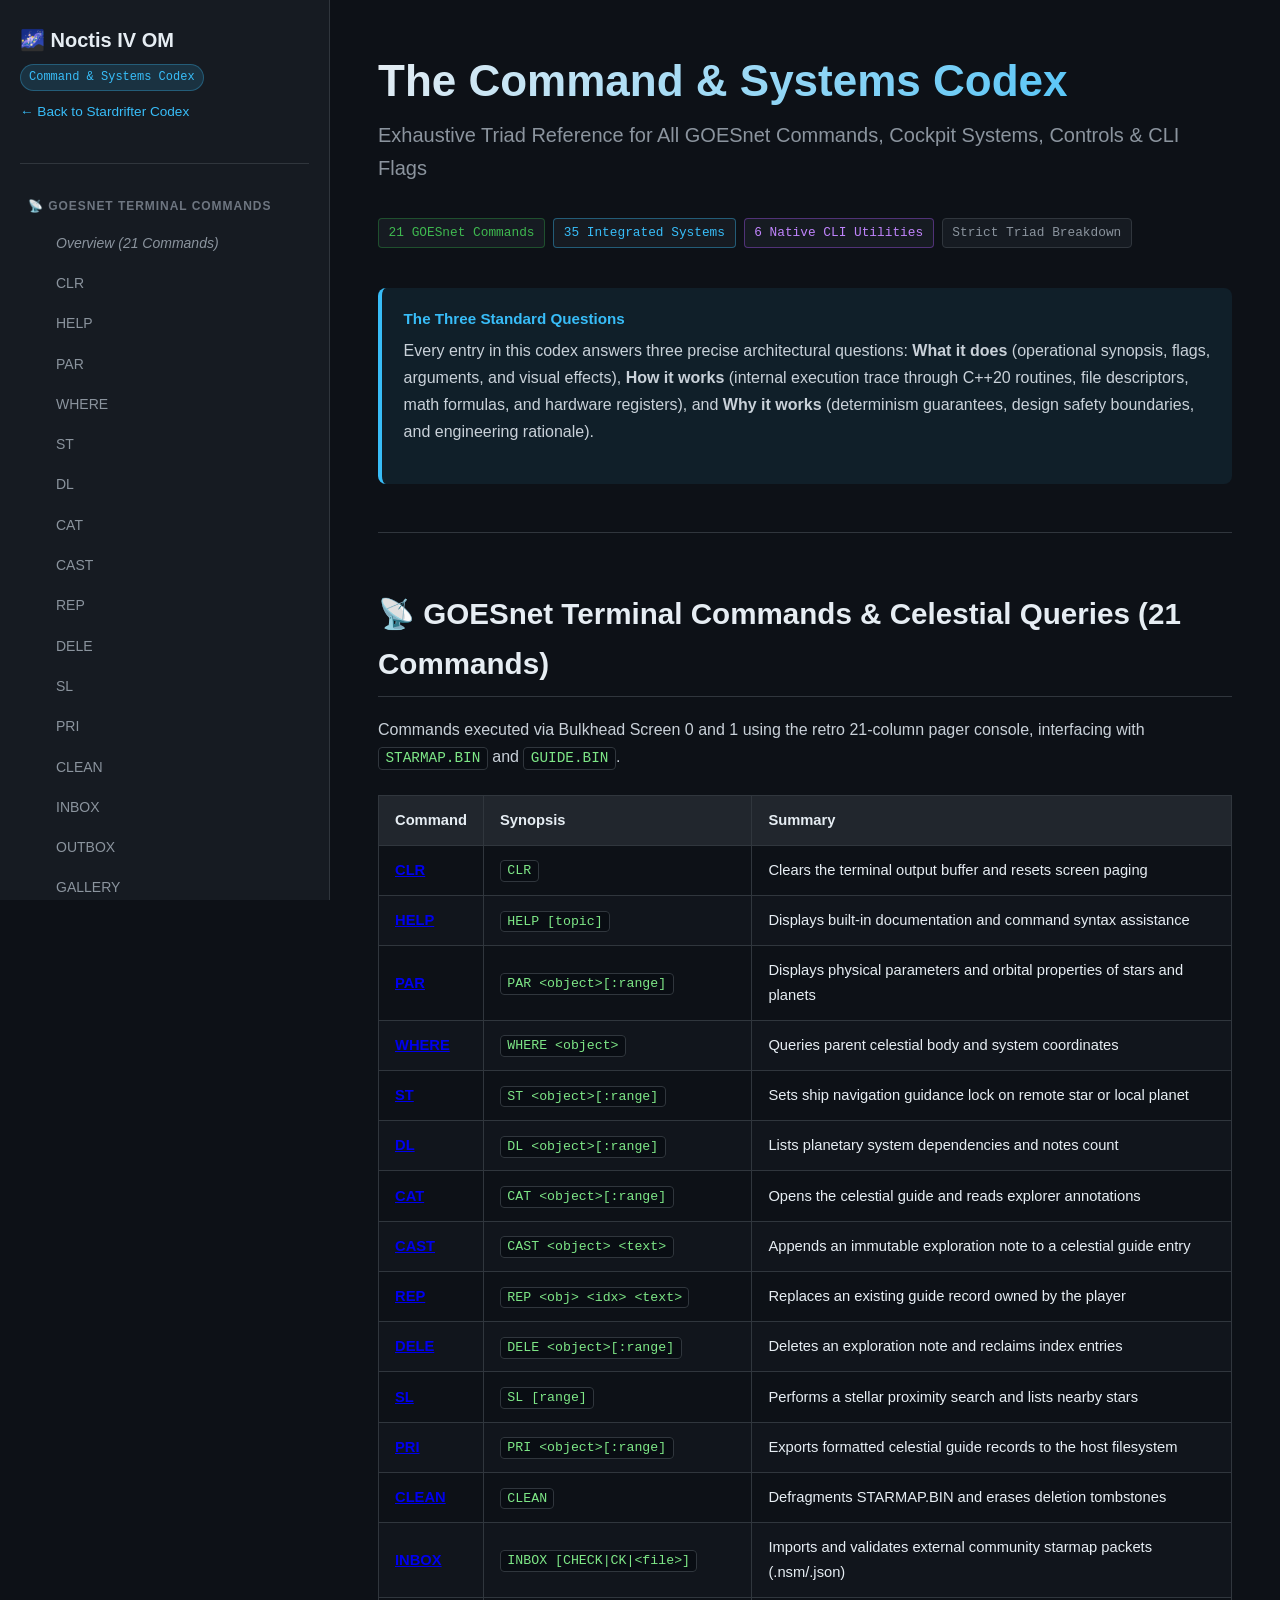
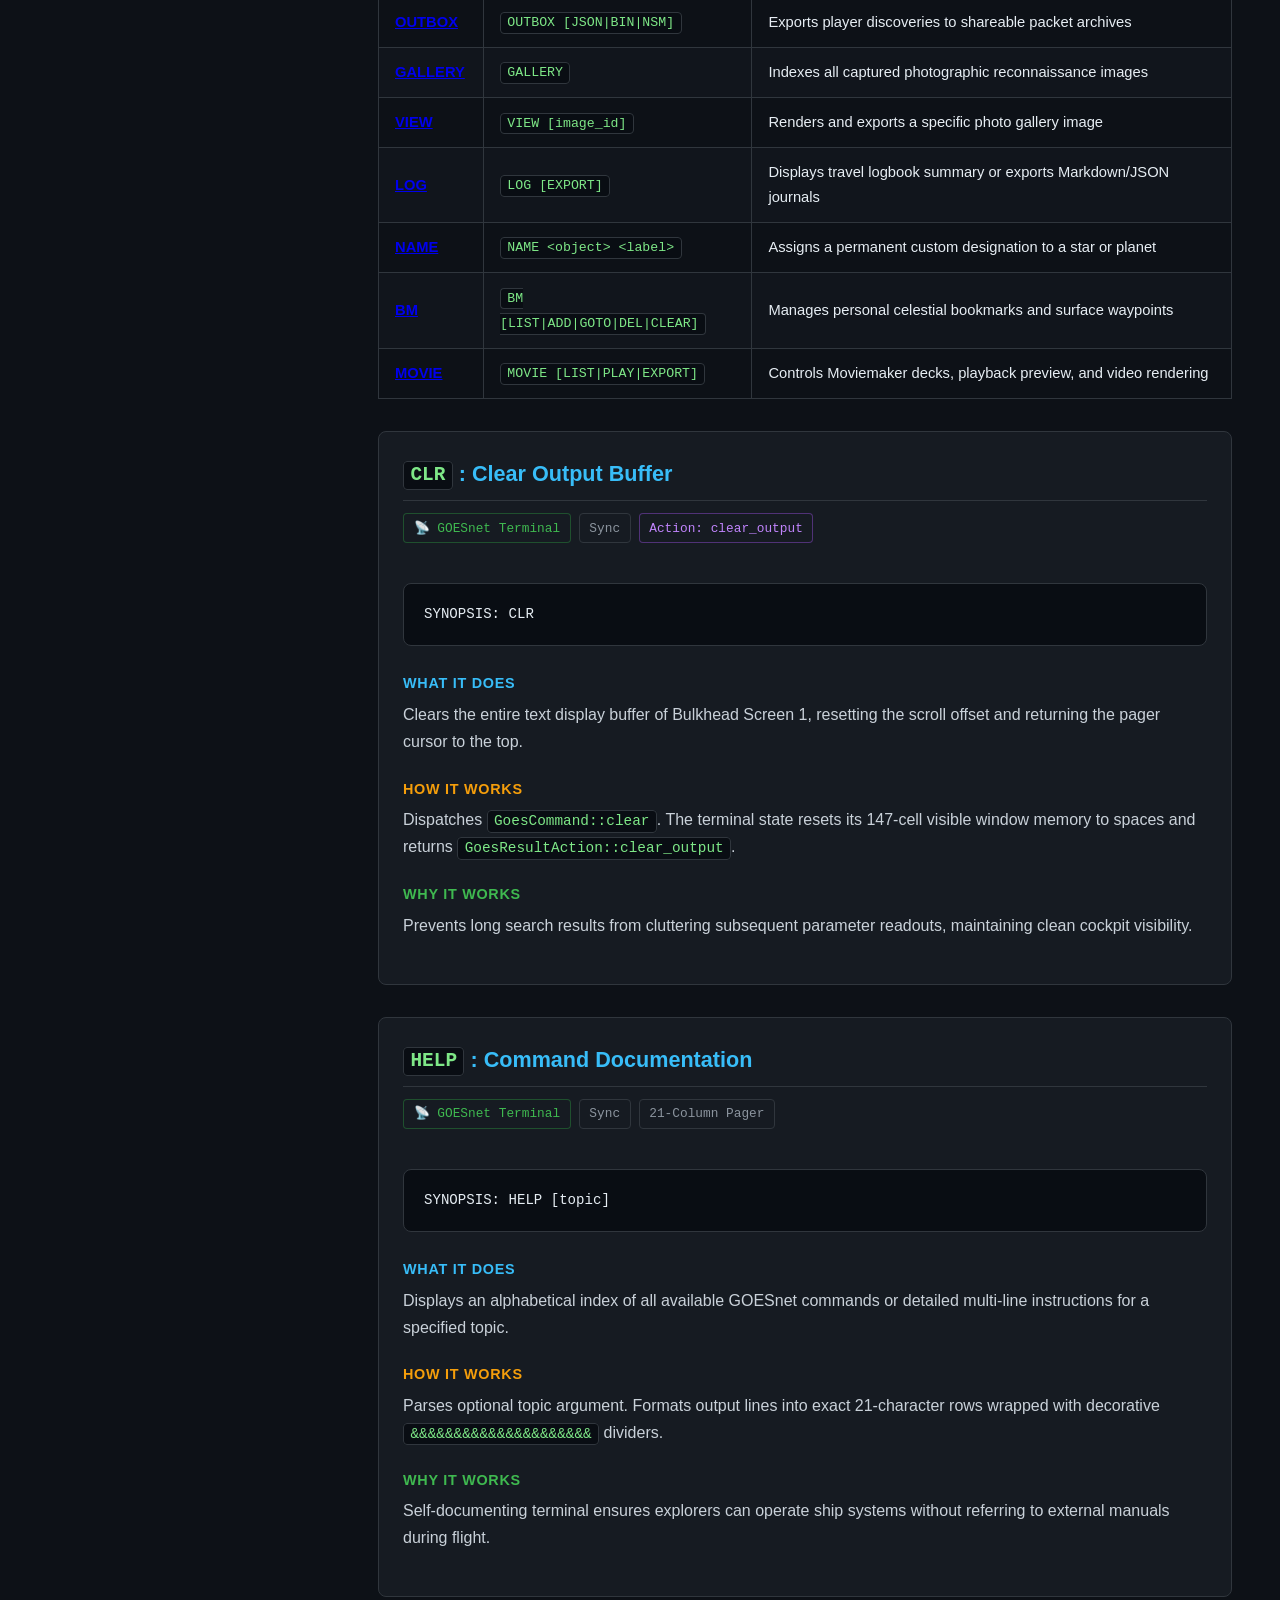
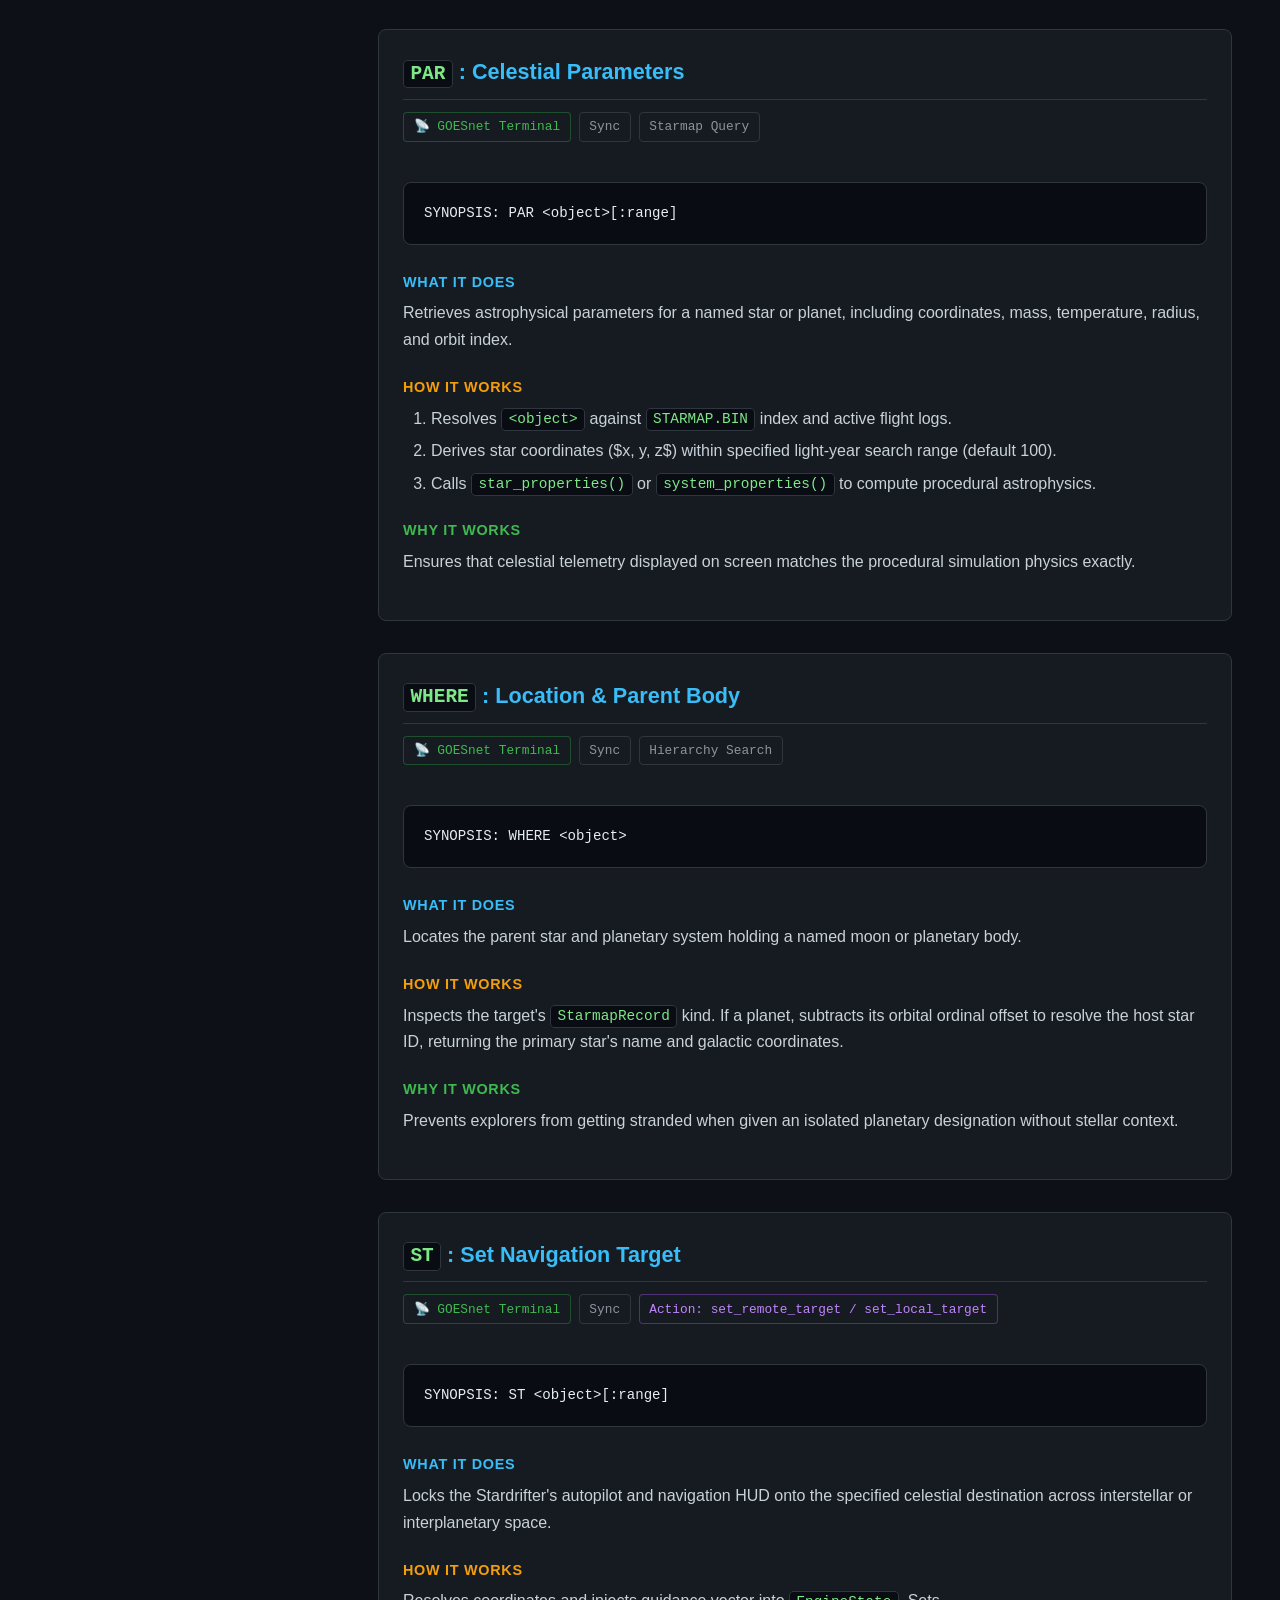
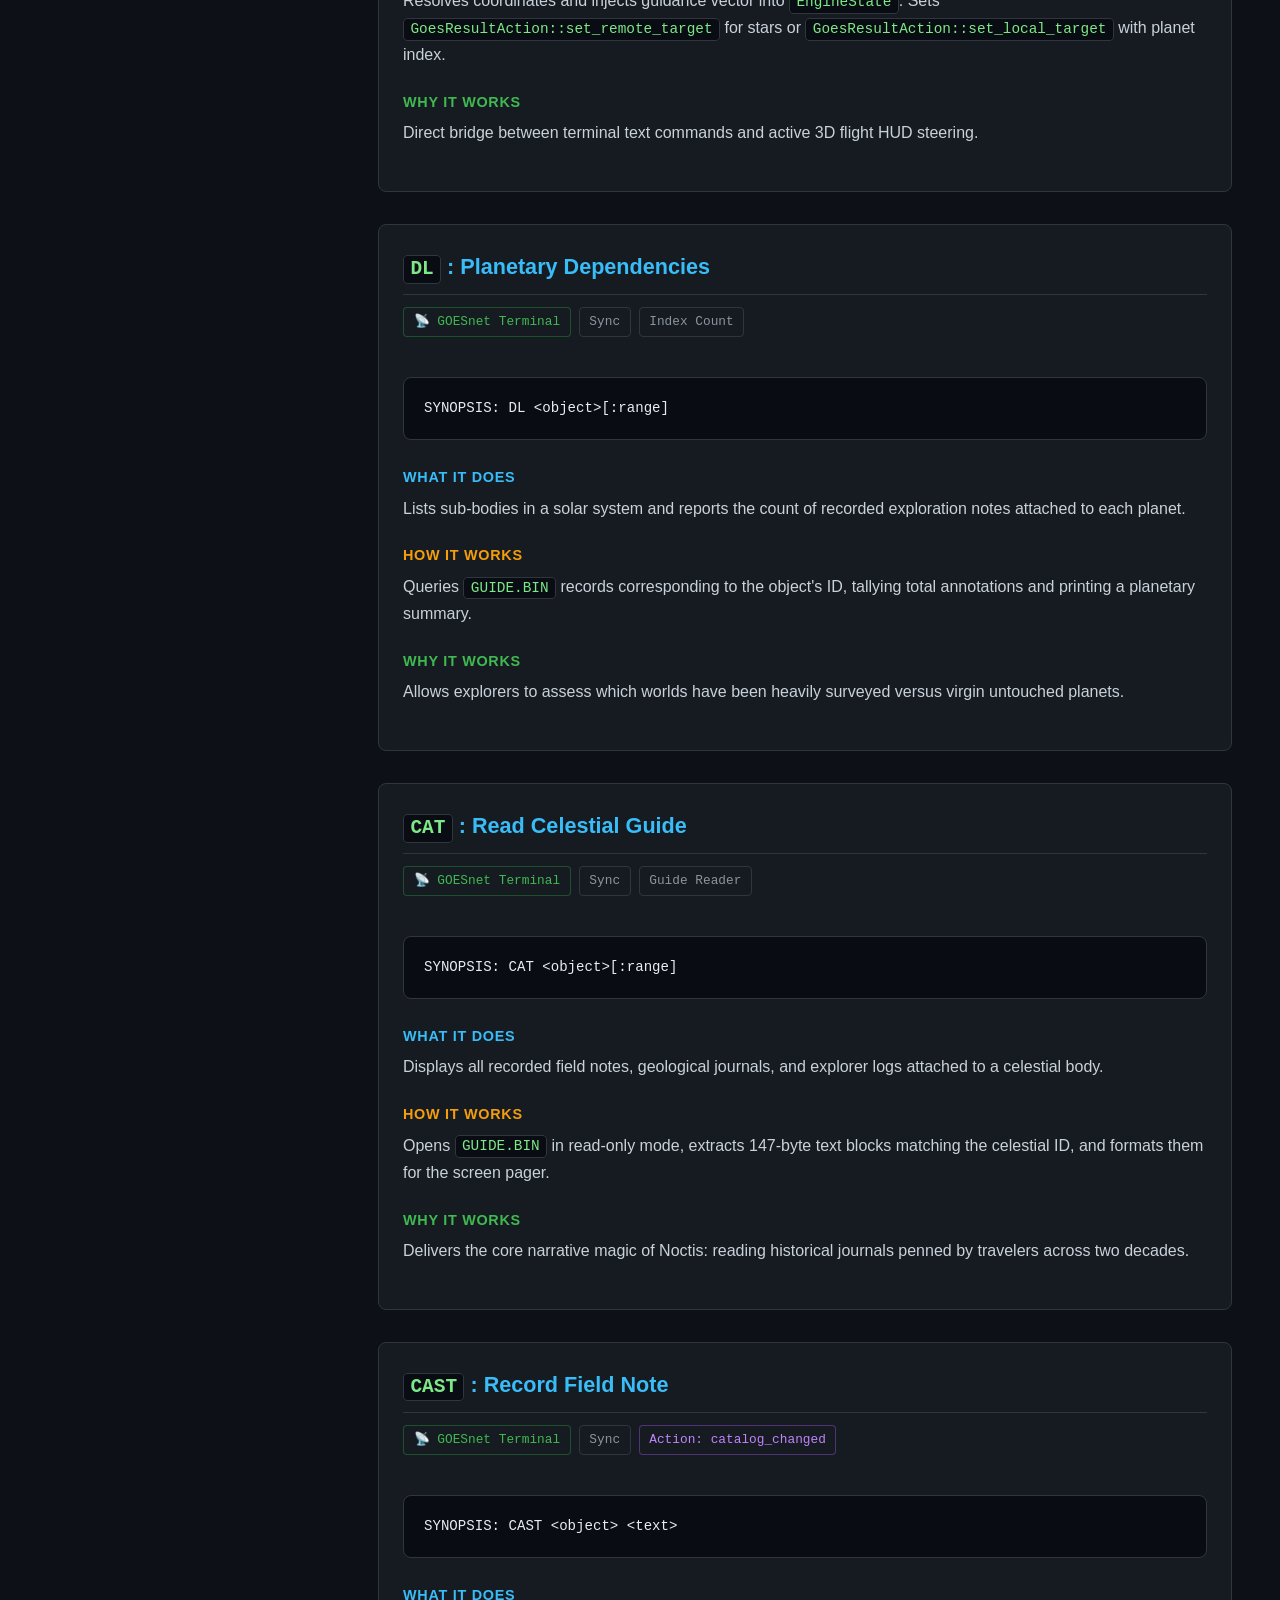
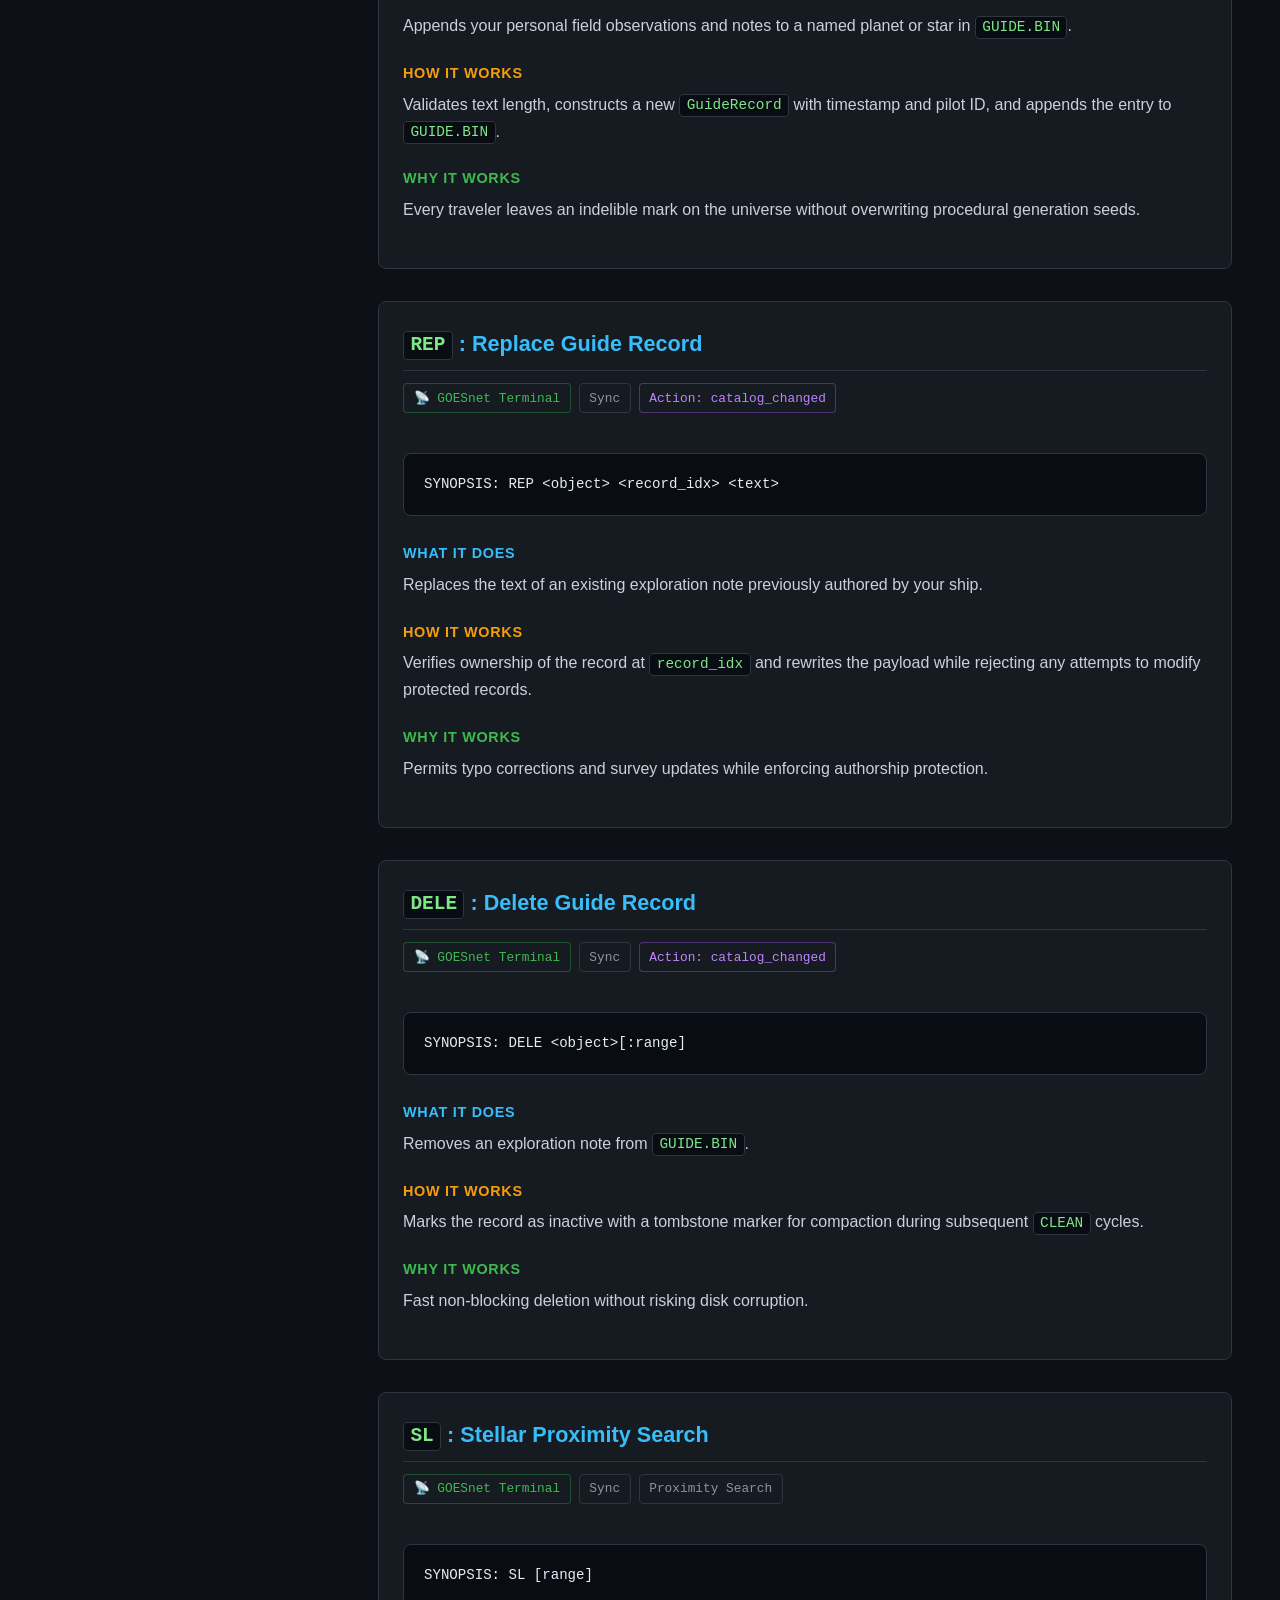
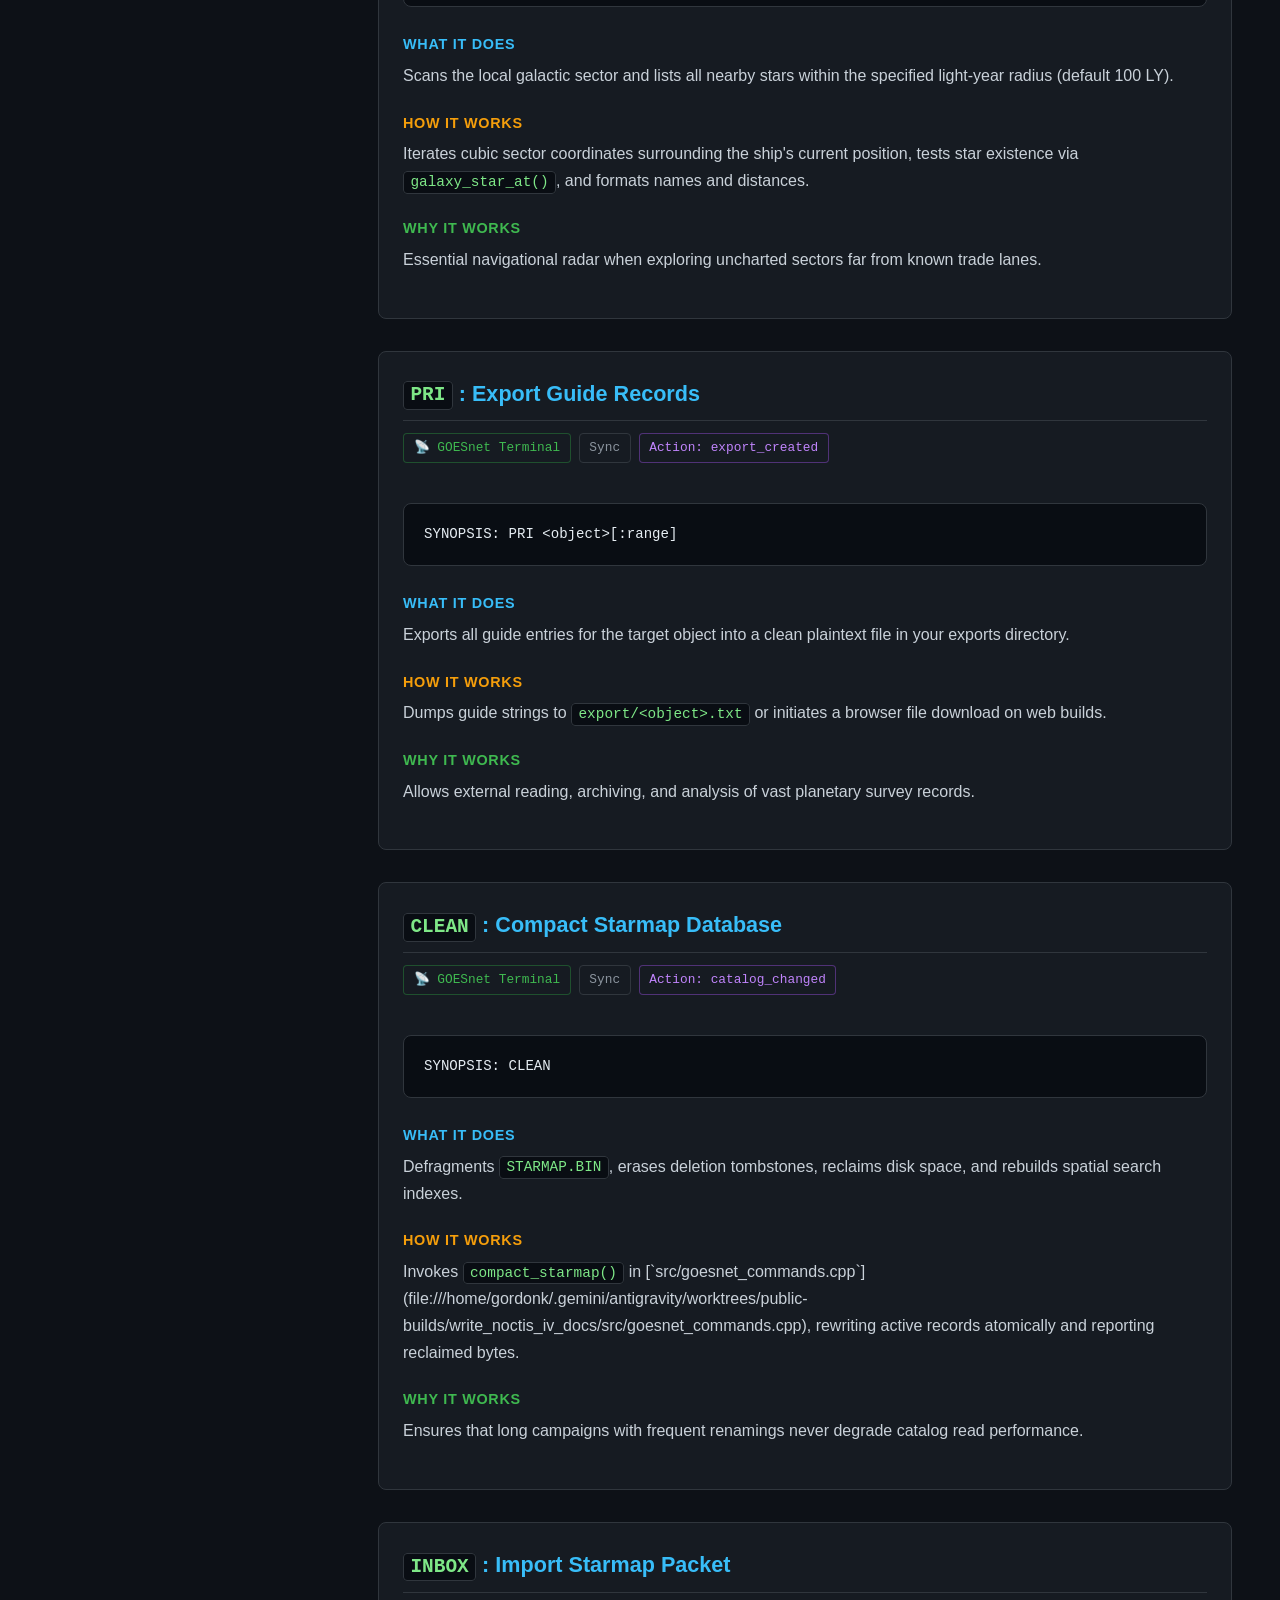
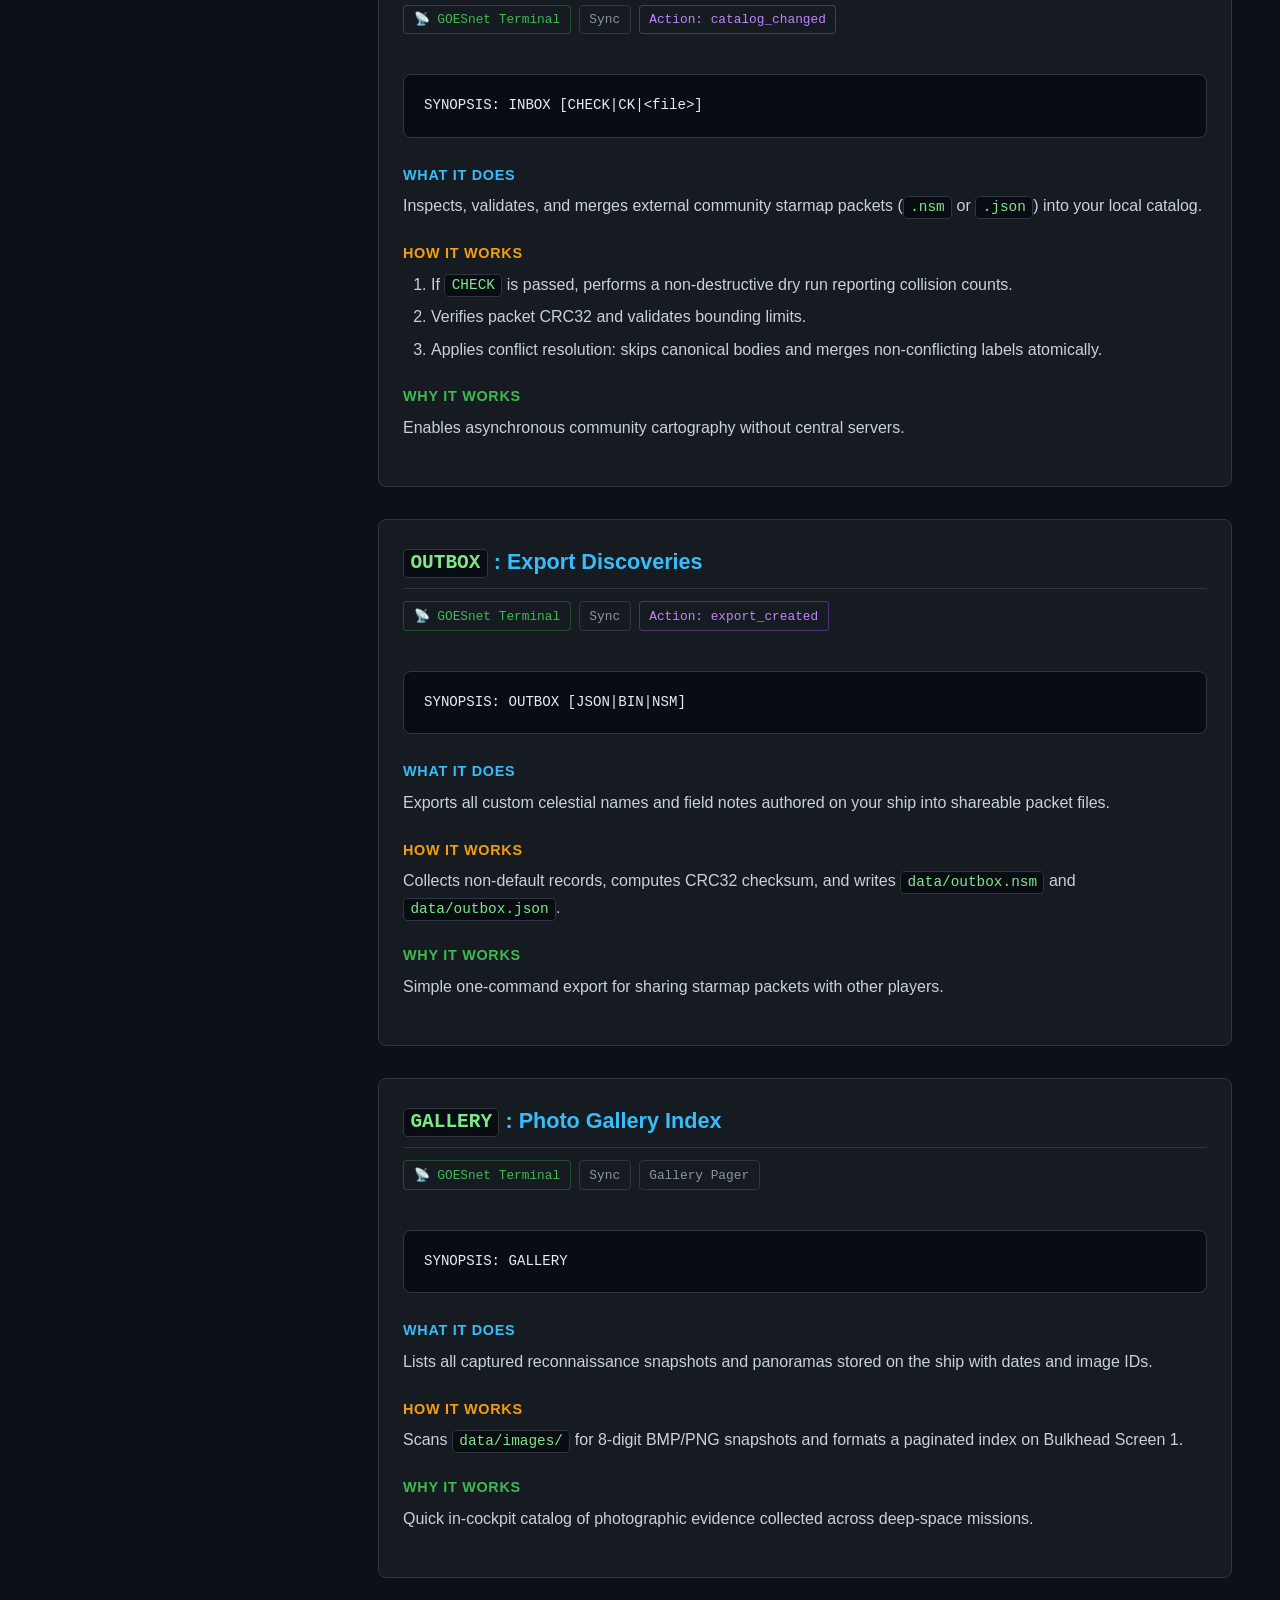
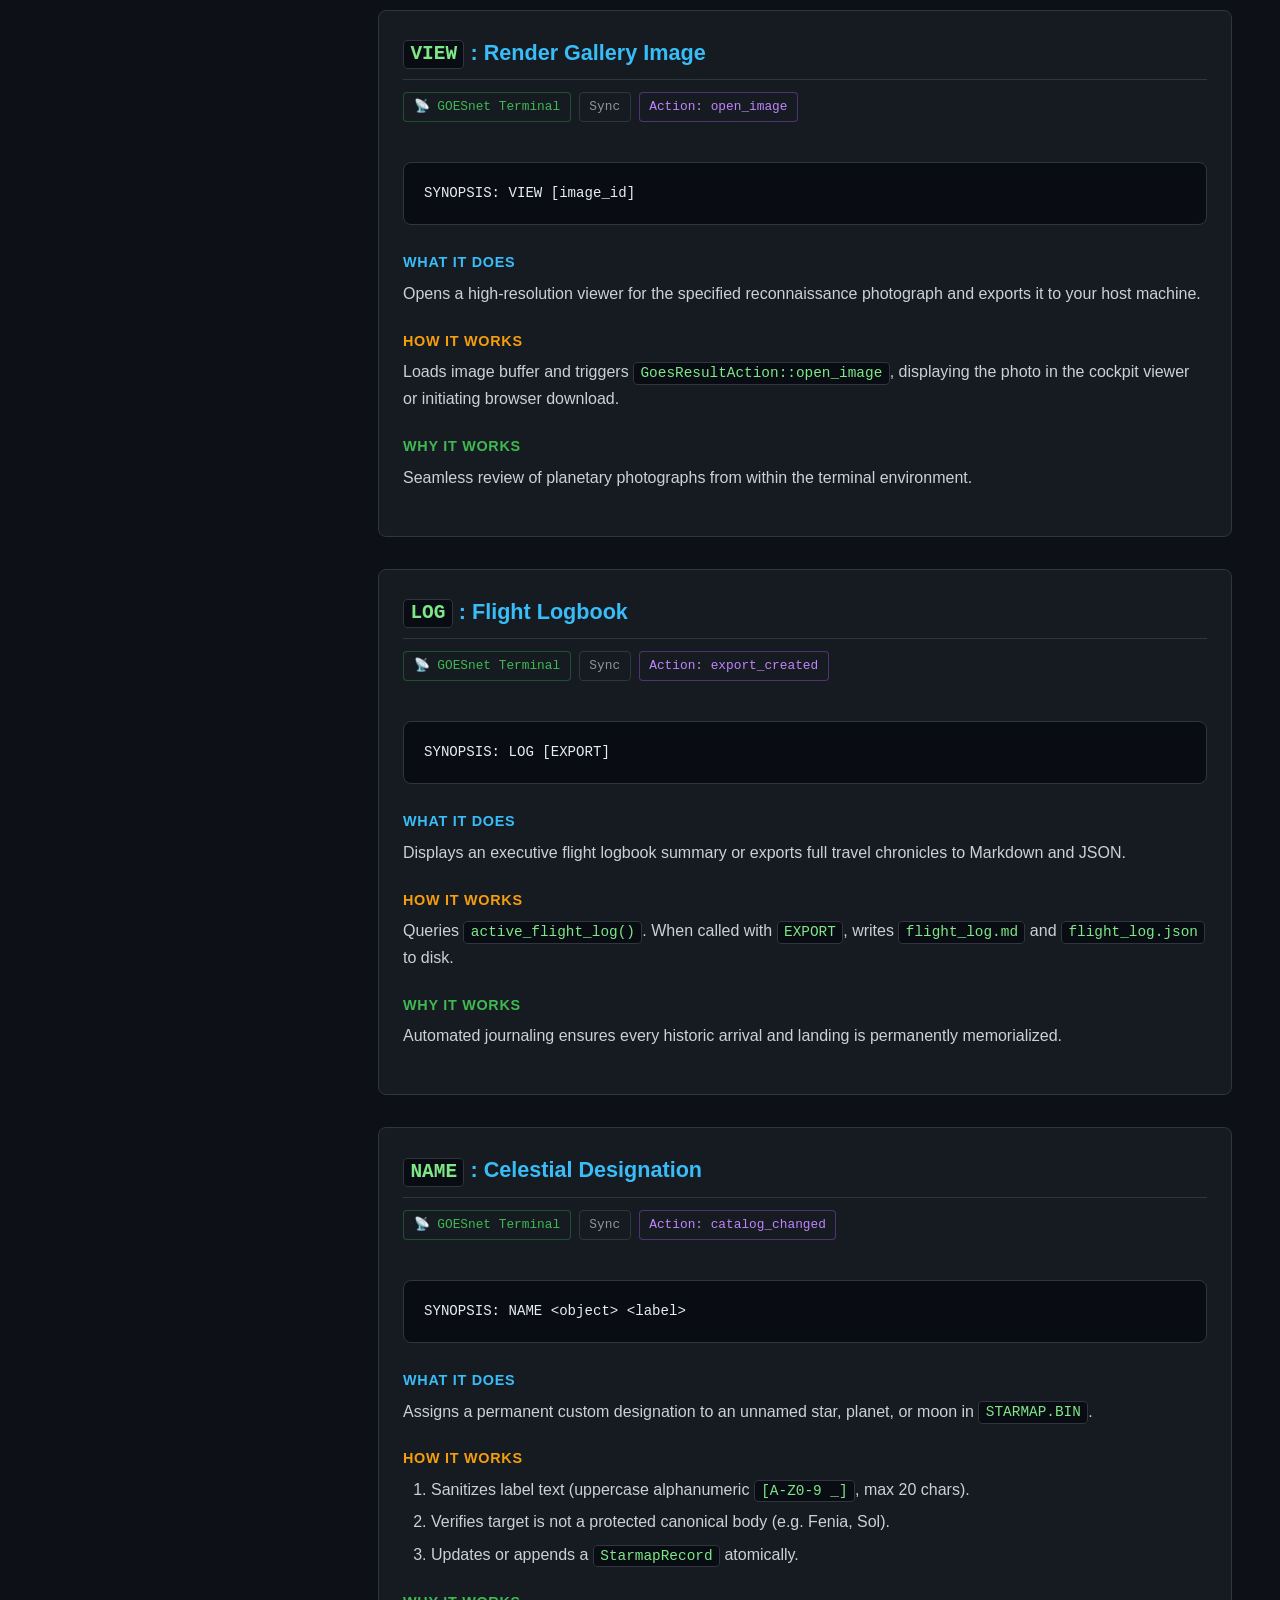
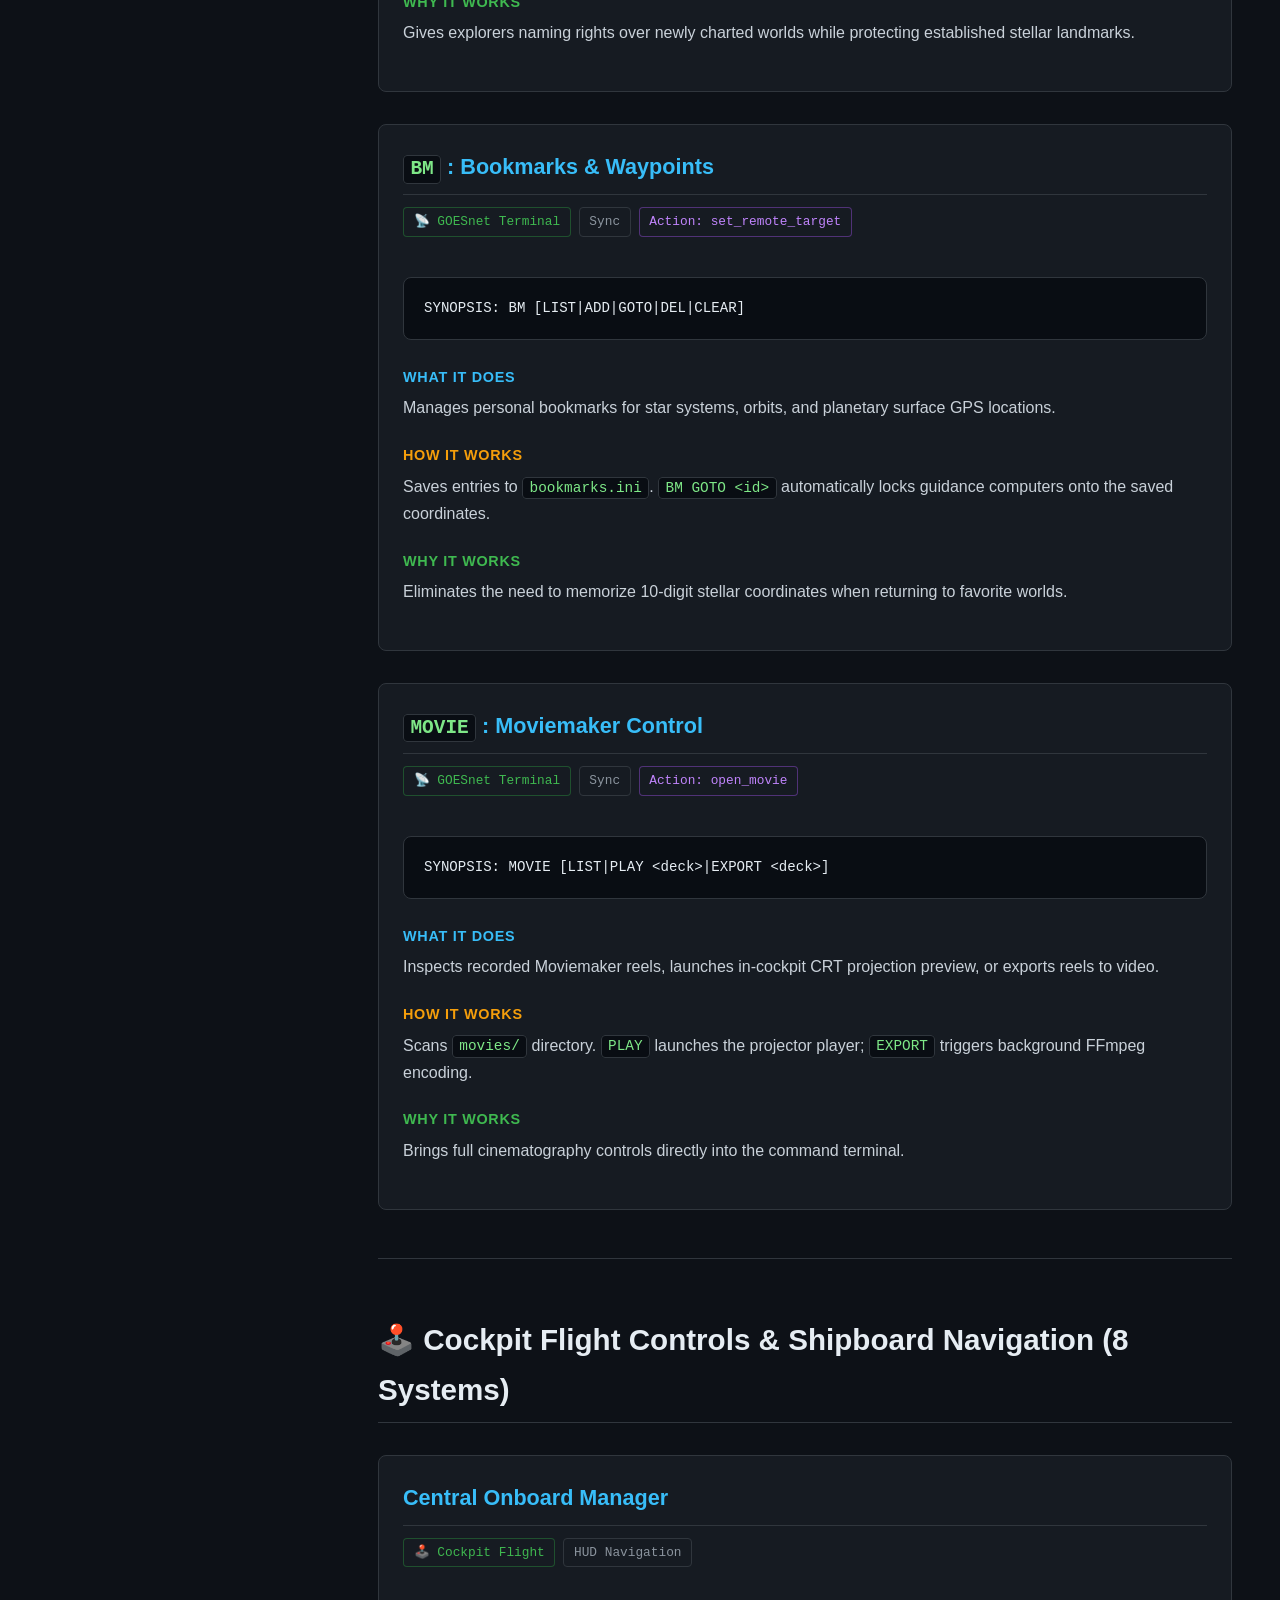
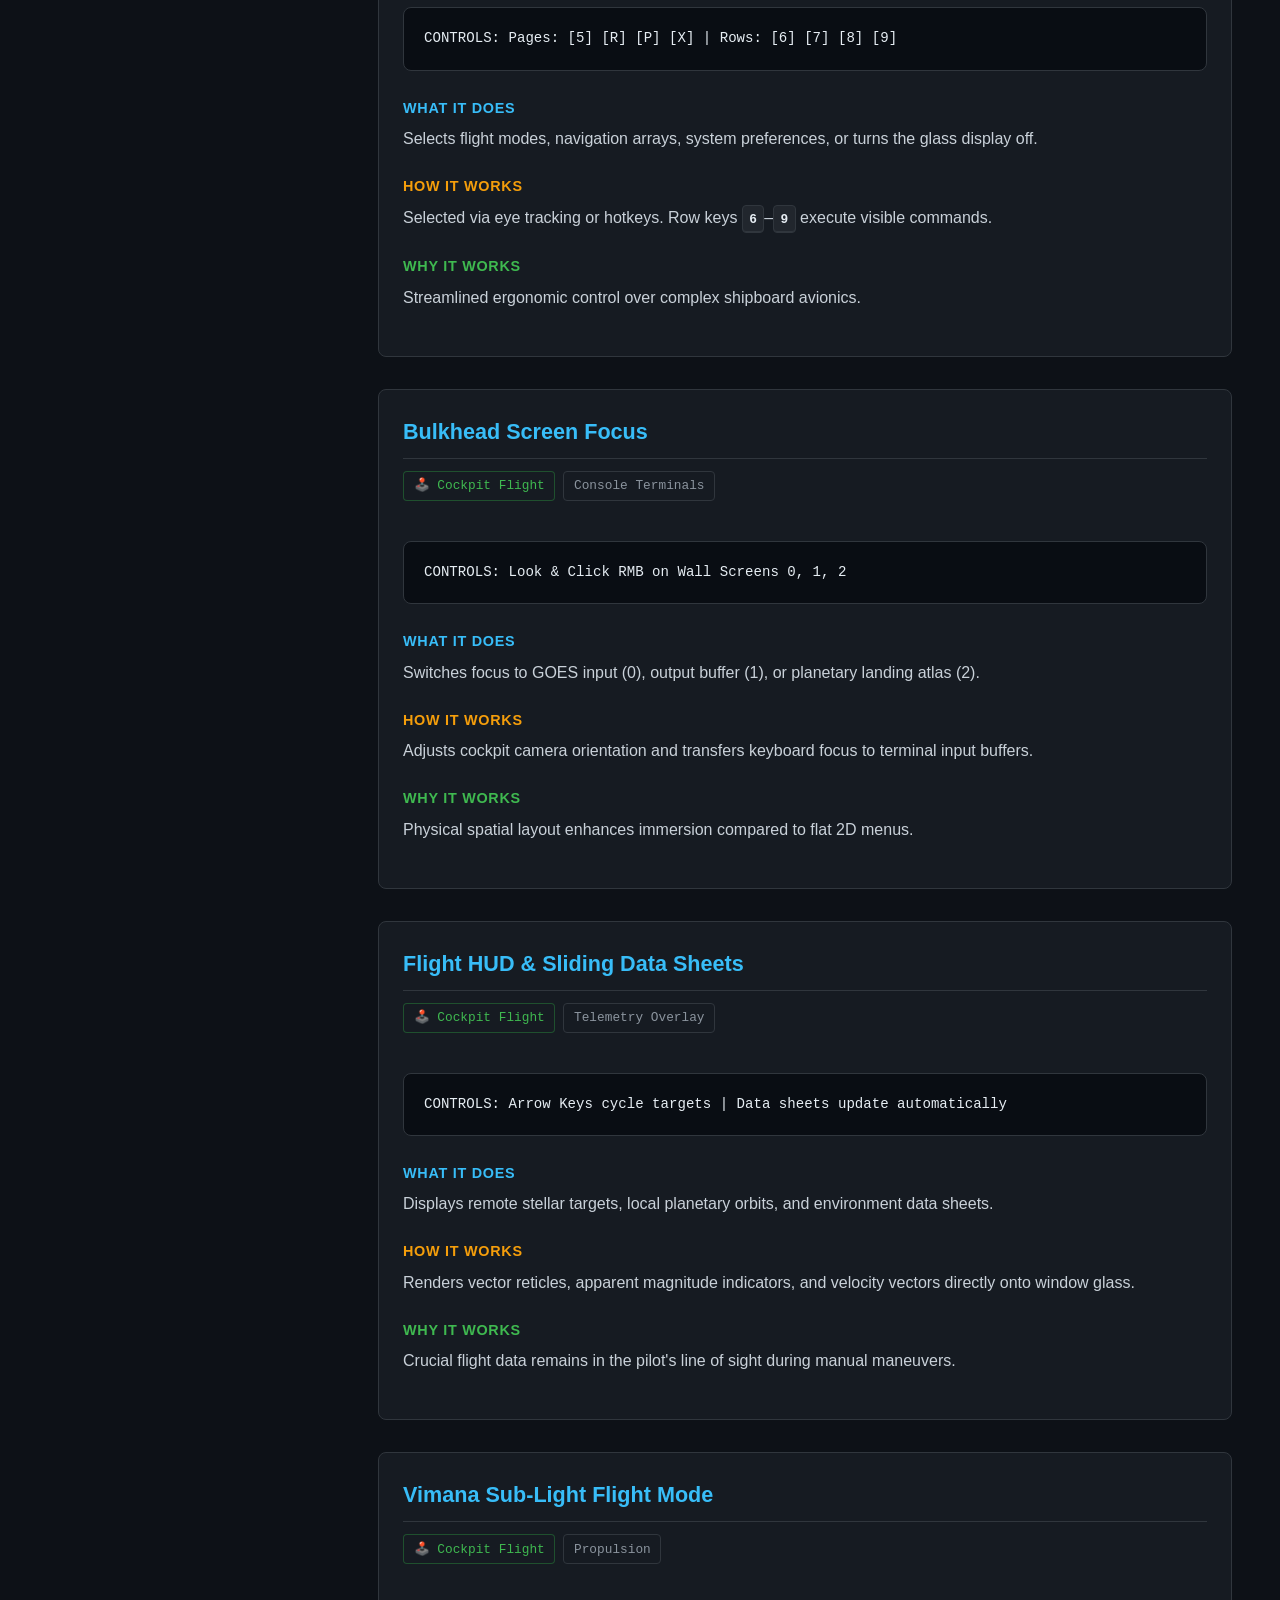
<file: manual/commands.html>
<!DOCTYPE html>
<html lang="en">
<head>
    <meta charset="UTF-8">
    <meta name="viewport" content="width=device-width, initial-scale=1.0">
    <title>The Command & Systems Codex • Noctis IV OM v3.2</title>
    <link rel="stylesheet" href="manual.css">
</head>
<body>

    <!-- Sidebar Navigation -->
    <aside class="sidebar">
        <div class="sidebar-header">
            <h1>🌌 Noctis IV OM</h1>
            <span class="version-tag">Command & Systems Codex</span>
            <p style="margin-top: 0.6rem; font-size: 0.85rem;"><a href="index.html" style="color: var(--accent-cyan); text-decoration: none;">&larr; Back to Stardrifter Codex</a></p>
        </div>
        <nav class="sidebar-nav">
            
            <section>
                <h3>📡 GOESnet Terminal Commands</h3>
                <ul>
                    <li><a href="#cat-goesnet"><em>Overview (21 Commands)</em></a></li>
                    <li><a href="#cmd-clr">CLR</a></li>
                    <li><a href="#cmd-help">HELP</a></li>
                    <li><a href="#cmd-par">PAR</a></li>
                    <li><a href="#cmd-where">WHERE</a></li>
                    <li><a href="#cmd-st">ST</a></li>
                    <li><a href="#cmd-dl">DL</a></li>
                    <li><a href="#cmd-cat">CAT</a></li>
                    <li><a href="#cmd-cast">CAST</a></li>
                    <li><a href="#cmd-rep">REP</a></li>
                    <li><a href="#cmd-dele">DELE</a></li>
                    <li><a href="#cmd-sl">SL</a></li>
                    <li><a href="#cmd-pri">PRI</a></li>
                    <li><a href="#cmd-clean">CLEAN</a></li>
                    <li><a href="#cmd-inbox">INBOX</a></li>
                    <li><a href="#cmd-outbox">OUTBOX</a></li>
                    <li><a href="#cmd-gallery">GALLERY</a></li>
                    <li><a href="#cmd-view">VIEW</a></li>
                    <li><a href="#cmd-log">LOG</a></li>
                    <li><a href="#cmd-name">NAME</a></li>
                    <li><a href="#cmd-bm">BM</a></li>
                    <li><a href="#cmd-movie">MOVIE</a></li>
                </ul>
            </section>

            <section>
                <h3>🕹️ Cockpit & Flight Systems</h3>
                <ul>
                    <li><a href="#cat-cockpit"><em>Overview (8 Systems)</em></a></li>
                    <li><a href="#sys-onboard-mgr">Onboard Manager</a></li>
                    <li><a href="#sys-screens">Bulkhead Screens</a></li>
                    <li><a href="#sys-hud">Flight HUD</a></li>
                    <li><a href="#sys-vimana">Vimana Sub-Light</a></li>
                    <li><a href="#sys-jump">Hyperjump Drive</a></li>
                    <li><a href="#sys-cabin-lights">Cabin Illumination</a></li>
                    <li><a href="#sys-roof">Roof Airlock & Pacing</a></li>
                    <li><a href="#sys-quick-jump">Quick-Jump (J)</a></li>
                </ul>
            </section>

            <section>
                <h3>🪐 Surface EVA & Mobility</h3>
                <ul>
                    <li><a href="#cat-surface"><em>Overview (7 Systems)</em></a></li>
                    <li><a href="#sys-eva-move">Locomotion & Speed Gears</a></li>
                    <li><a href="#sys-mouselook">Mouselook Modes</a></li>
                    <li><a href="#sys-jump-jetpack">Jump & Jetpack Flight</a></li>
                    <li><a href="#sys-visor-hud">Explorer's Visor HUD</a></li>
                    <li><a href="#sys-lander-beacon">Lander Beacon (LDR)</a></li>
                    <li><a href="#sys-surface-waypoint">Surface Waypoint (J)</a></li>
                    <li><a href="#sys-suit-torch">Halogen Suit Torch</a></li>
                </ul>
            </section>

            <section>
                <h3>📷 Photography & Reconnaissance</h3>
                <ul>
                    <li><a href="#cat-photo"><em>Overview (5 Systems)</em></a></li>
                    <li><a href="#sys-snap-normal">Standard Snapshot (M)</a></li>
                    <li><a href="#sys-snap-raw">Raw Snapshot (B)</a></li>
                    <li><a href="#sys-snap-pano">Panoramic Snapshot (N)</a></li>
                    <li><a href="#sys-snap-raw-pano">Raw Panorama (V)</a></li>
                    <li><a href="#sys-gallery-viewer">Image Archive & PNG (F4)</a></li>
                </ul>
            </section>

            <section>
                <h3>🎬 Moviemaker & Production</h3>
                <ul>
                    <li><a href="#cat-movie"><em>Overview (5 Systems)</em></a></li>
                    <li><a href="#sys-movie-panel">Moviemaker Panel (F3)</a></li>
                    <li><a href="#sys-movie-deck">Deck Selection</a></li>
                    <li><a href="#sys-movie-cadence">Frame Cadence</a></li>
                    <li><a href="#sys-movie-projector">Cockpit CRT Projector</a></li>
                    <li><a href="#sys-movie-export">Video Export (MP4/WebM)</a></li>
                </ul>
            </section>

            <section>
                <h3>🎛️ Display & Shader Engine</h3>
                <ul>
                    <li><a href="#cat-display"><em>Overview (6 Systems)</em></a></li>
                    <li><a href="#sys-hud-toggle">HUD Text Overlay (T)</a></li>
                    <li><a href="#sys-lens-flare">Lens Flares (F)</a></li>
                    <li><a href="#sys-border">Border Display (B)</a></li>
                    <li><a href="#sys-timewarp">Timewarp Multiplier</a></li>
                    <li><a href="#sys-res-scaling">Resolution & Scale2X</a></li>
                    <li><a href="#sys-crt-shader">CRT & Subpixel Shaders</a></li>
                </ul>
            </section>

            <section>
                <h3>🔊 Acoustics & Audio Mixer</h3>
                <ul>
                    <li><a href="#cat-audio"><em>Overview (4 Systems)</em></a></li>
                    <li><a href="#sys-audio-mixer">6-Channel Mixer (F2+Tab)</a></li>
                    <li><a href="#sys-audio-modes">Generative Audio Modes</a></li>
                    <li><a href="#sys-mute">Mute Toggle (F9/Ctrl+M)</a></li>
                    <li><a href="#sys-track-skip">Track Skip (N/P)</a></li>
                </ul>
            </section>

            <section>
                <h3>💻 Command-Line Interface (CLI)</h3>
                <ul>
                    <li><a href="#cat-cli"><em>Overview (6 Utilities)</em></a></li>
                    <li><a href="#cli-omega">--omega-drive</a></li>
                    <li><a href="#cli-reset">--reset-data</a></li>
                    <li><a href="#cli-starmap-export">--export-starmap</a></li>
                    <li><a href="#cli-starmap-import">--import-starmap</a></li>
                    <li><a href="#cli-starmap-validate">--validate-starmap</a></li>
                    <li><a href="#cli-movie-export">--export-movie</a></li>
                </ul>
            </section>

        </nav>
    </aside>

    <!-- Main Content Area -->
    <main class="content">
        <header>
            <h1 class="doc-title">The Command & Systems Codex</h1>
            <p class="subtitle">Exhaustive Triad Reference for All GOESnet Commands, Cockpit Systems, Controls & CLI Flags</p>
            <div class="badge-row">
                <span class="badge emerald">21 GOESnet Commands</span>
                <span class="badge cyan">35 Integrated Systems</span>
                <span class="badge purple">6 Native CLI Utilities</span>
                <span class="badge">Strict Triad Breakdown</span>
            </div>
            <div class="callout info">
                <div class="callout-title">The Three Standard Questions</div>
                <p>
                    Every entry in this codex answers three precise architectural questions:
                    <strong>What it does</strong> (operational synopsis, flags, arguments, and visual effects),
                    <strong>How it works</strong> (internal execution trace through C++20 routines, file descriptors, math formulas, and hardware registers), and
                    <strong>Why it works</strong> (determinism guarantees, design safety boundaries, and engineering rationale).
                </p>
            </div>
        </header>

        <hr class="divider">

        <!-- CATEGORY 1: GOESNET -->
        <section id="cat-goesnet">
            <h2>📡 GOESnet Terminal Commands & Celestial Queries (21 Commands)</h2>
            <p>Commands executed via Bulkhead Screen 0 and 1 using the retro 21-column pager console, interfacing with <code>STARMAP.BIN</code> and <code>GUIDE.BIN</code>.</p>
            <table>
                <thead>
                    <tr>
                        <th>Command</th>
                        <th>Synopsis</th>
                        <th>Summary</th>
                    </tr>
                </thead>
                <tbody>
                    <tr><td><strong><a href="#cmd-clr">CLR</a></strong></td><td><code>CLR</code></td><td>Clears the terminal output buffer and resets screen paging</td></tr>
                    <tr><td><strong><a href="#cmd-help">HELP</a></strong></td><td><code>HELP [topic]</code></td><td>Displays built-in documentation and command syntax assistance</td></tr>
                    <tr><td><strong><a href="#cmd-par">PAR</a></strong></td><td><code>PAR &lt;object&gt;[:range]</code></td><td>Displays physical parameters and orbital properties of stars and planets</td></tr>
                    <tr><td><strong><a href="#cmd-where">WHERE</a></strong></td><td><code>WHERE &lt;object&gt;</code></td><td>Queries parent celestial body and system coordinates</td></tr>
                    <tr><td><strong><a href="#cmd-st">ST</a></strong></td><td><code>ST &lt;object&gt;[:range]</code></td><td>Sets ship navigation guidance lock on remote star or local planet</td></tr>
                    <tr><td><strong><a href="#cmd-dl">DL</a></strong></td><td><code>DL &lt;object&gt;[:range]</code></td><td>Lists planetary system dependencies and notes count</td></tr>
                    <tr><td><strong><a href="#cmd-cat">CAT</a></strong></td><td><code>CAT &lt;object&gt;[:range]</code></td><td>Opens the celestial guide and reads explorer annotations</td></tr>
                    <tr><td><strong><a href="#cmd-cast">CAST</a></strong></td><td><code>CAST &lt;object&gt; &lt;text&gt;</code></td><td>Appends an immutable exploration note to a celestial guide entry</td></tr>
                    <tr><td><strong><a href="#cmd-rep">REP</a></strong></td><td><code>REP &lt;obj&gt; &lt;idx&gt; &lt;text&gt;</code></td><td>Replaces an existing guide record owned by the player</td></tr>
                    <tr><td><strong><a href="#cmd-dele">DELE</a></strong></td><td><code>DELE &lt;object&gt;[:range]</code></td><td>Deletes an exploration note and reclaims index entries</td></tr>
                    <tr><td><strong><a href="#cmd-sl">SL</a></strong></td><td><code>SL [range]</code></td><td>Performs a stellar proximity search and lists nearby stars</td></tr>
                    <tr><td><strong><a href="#cmd-pri">PRI</a></strong></td><td><code>PRI &lt;object&gt;[:range]</code></td><td>Exports formatted celestial guide records to the host filesystem</td></tr>
                    <tr><td><strong><a href="#cmd-clean">CLEAN</a></strong></td><td><code>CLEAN</code></td><td>Defragments STARMAP.BIN and erases deletion tombstones</td></tr>
                    <tr><td><strong><a href="#cmd-inbox">INBOX</a></strong></td><td><code>INBOX [CHECK|CK|&lt;file&gt;]</code></td><td>Imports and validates external community starmap packets (.nsm/.json)</td></tr>
                    <tr><td><strong><a href="#cmd-outbox">OUTBOX</a></strong></td><td><code>OUTBOX [JSON|BIN|NSM]</code></td><td>Exports player discoveries to shareable packet archives</td></tr>
                    <tr><td><strong><a href="#cmd-gallery">GALLERY</a></strong></td><td><code>GALLERY</code></td><td>Indexes all captured photographic reconnaissance images</td></tr>
                    <tr><td><strong><a href="#cmd-view">VIEW</a></strong></td><td><code>VIEW [image_id]</code></td><td>Renders and exports a specific photo gallery image</td></tr>
                    <tr><td><strong><a href="#cmd-log">LOG</a></strong></td><td><code>LOG [EXPORT]</code></td><td>Displays travel logbook summary or exports Markdown/JSON journals</td></tr>
                    <tr><td><strong><a href="#cmd-name">NAME</a></strong></td><td><code>NAME &lt;object&gt; &lt;label&gt;</code></td><td>Assigns a permanent custom designation to a star or planet</td></tr>
                    <tr><td><strong><a href="#cmd-bm">BM</a></strong></td><td><code>BM [LIST|ADD|GOTO|DEL|CLEAR]</code></td><td>Manages personal celestial bookmarks and surface waypoints</td></tr>
                    <tr><td><strong><a href="#cmd-movie">MOVIE</a></strong></td><td><code>MOVIE [LIST|PLAY|EXPORT]</code></td><td>Controls Moviemaker decks, playback preview, and video rendering</td></tr>
                </tbody>
            </table>

            <div class="triad-block" id="cmd-clr">
                <h3><code>CLR</code> : Clear Output Buffer</h3>
                <div class="badge-row">
                    <span class="badge emerald">📡 GOESnet Terminal</span>
                    <span class="badge">Sync</span>
                    <span class="badge purple">Action: clear_output</span>
                </div>
                <pre><code>SYNOPSIS: CLR</code></pre>
                <div class="triad-section">
                    <span class="triad-label what">What It Does</span>
                    <p>Clears the entire text display buffer of Bulkhead Screen 1, resetting the scroll offset and returning the pager cursor to the top.</p>
                </div>
                <div class="triad-section">
                    <span class="triad-label how">How It Works</span>
                    <p>Dispatches <code>GoesCommand::clear</code>. The terminal state resets its 147-cell visible window memory to spaces and returns <code>GoesResultAction::clear_output</code>.</p>
                </div>
                <div class="triad-section">
                    <span class="triad-label why">Why It Works</span>
                    <p>Prevents long search results from cluttering subsequent parameter readouts, maintaining clean cockpit visibility.</p>
                </div>
            </div>

            <div class="triad-block" id="cmd-help">
                <h3><code>HELP</code> : Command Documentation</h3>
                <div class="badge-row">
                    <span class="badge emerald">📡 GOESnet Terminal</span>
                    <span class="badge">Sync</span>
                    <span class="badge">21-Column Pager</span>
                </div>
                <pre><code>SYNOPSIS: HELP [topic]</code></pre>
                <div class="triad-section">
                    <span class="triad-label what">What It Does</span>
                    <p>Displays an alphabetical index of all available GOESnet commands or detailed multi-line instructions for a specified topic.</p>
                </div>
                <div class="triad-section">
                    <span class="triad-label how">How It Works</span>
                    <p>Parses optional topic argument. Formats output lines into exact 21-character rows wrapped with decorative <code>&&&&&&&&&&&&&&&&&&&&&</code> dividers.</p>
                </div>
                <div class="triad-section">
                    <span class="triad-label why">Why It Works</span>
                    <p>Self-documenting terminal ensures explorers can operate ship systems without referring to external manuals during flight.</p>
                </div>
            </div>

            <div class="triad-block" id="cmd-par">
                <h3><code>PAR</code> : Celestial Parameters</h3>
                <div class="badge-row">
                    <span class="badge emerald">📡 GOESnet Terminal</span>
                    <span class="badge">Sync</span>
                    <span class="badge">Starmap Query</span>
                </div>
                <pre><code>SYNOPSIS: PAR &lt;object&gt;[:range]</code></pre>
                <div class="triad-section">
                    <span class="triad-label what">What It Does</span>
                    <p>Retrieves astrophysical parameters for a named star or planet, including coordinates, mass, temperature, radius, and orbit index.</p>
                </div>
                <div class="triad-section">
                    <span class="triad-label how">How It Works</span>
                    <ol>
                        <li>Resolves <code>&lt;object&gt;</code> against <code>STARMAP.BIN</code> index and active flight logs.</li>
                        <li>Derives star coordinates ($x, y, z$) within specified light-year search range (default 100).</li>
                        <li>Calls <code>star_properties()</code> or <code>system_properties()</code> to compute procedural astrophysics.</li>
                    </ol>
                </div>
                <div class="triad-section">
                    <span class="triad-label why">Why It Works</span>
                    <p>Ensures that celestial telemetry displayed on screen matches the procedural simulation physics exactly.</p>
                </div>
            </div>

            <div class="triad-block" id="cmd-where">
                <h3><code>WHERE</code> : Location & Parent Body</h3>
                <div class="badge-row">
                    <span class="badge emerald">📡 GOESnet Terminal</span>
                    <span class="badge">Sync</span>
                    <span class="badge">Hierarchy Search</span>
                </div>
                <pre><code>SYNOPSIS: WHERE &lt;object&gt;</code></pre>
                <div class="triad-section">
                    <span class="triad-label what">What It Does</span>
                    <p>Locates the parent star and planetary system holding a named moon or planetary body.</p>
                </div>
                <div class="triad-section">
                    <span class="triad-label how">How It Works</span>
                    <p>Inspects the target's <code>StarmapRecord</code> kind. If a planet, subtracts its orbital ordinal offset to resolve the host star ID, returning the primary star's name and galactic coordinates.</p>
                </div>
                <div class="triad-section">
                    <span class="triad-label why">Why It Works</span>
                    <p>Prevents explorers from getting stranded when given an isolated planetary designation without stellar context.</p>
                </div>
            </div>

            <div class="triad-block" id="cmd-st">
                <h3><code>ST</code> : Set Navigation Target</h3>
                <div class="badge-row">
                    <span class="badge emerald">📡 GOESnet Terminal</span>
                    <span class="badge">Sync</span>
                    <span class="badge purple">Action: set_remote_target / set_local_target</span>
                </div>
                <pre><code>SYNOPSIS: ST &lt;object&gt;[:range]</code></pre>
                <div class="triad-section">
                    <span class="triad-label what">What It Does</span>
                    <p>Locks the Stardrifter's autopilot and navigation HUD onto the specified celestial destination across interstellar or interplanetary space.</p>
                </div>
                <div class="triad-section">
                    <span class="triad-label how">How It Works</span>
                    <p>Resolves coordinates and injects guidance vector into <code>EngineState</code>. Sets <code>GoesResultAction::set_remote_target</code> for stars or <code>GoesResultAction::set_local_target</code> with planet index.</p>
                </div>
                <div class="triad-section">
                    <span class="triad-label why">Why It Works</span>
                    <p>Direct bridge between terminal text commands and active 3D flight HUD steering.</p>
                </div>
            </div>

            <div class="triad-block" id="cmd-dl">
                <h3><code>DL</code> : Planetary Dependencies</h3>
                <div class="badge-row">
                    <span class="badge emerald">📡 GOESnet Terminal</span>
                    <span class="badge">Sync</span>
                    <span class="badge">Index Count</span>
                </div>
                <pre><code>SYNOPSIS: DL &lt;object&gt;[:range]</code></pre>
                <div class="triad-section">
                    <span class="triad-label what">What It Does</span>
                    <p>Lists sub-bodies in a solar system and reports the count of recorded exploration notes attached to each planet.</p>
                </div>
                <div class="triad-section">
                    <span class="triad-label how">How It Works</span>
                    <p>Queries <code>GUIDE.BIN</code> records corresponding to the object's ID, tallying total annotations and printing a planetary summary.</p>
                </div>
                <div class="triad-section">
                    <span class="triad-label why">Why It Works</span>
                    <p>Allows explorers to assess which worlds have been heavily surveyed versus virgin untouched planets.</p>
                </div>
            </div>

            <div class="triad-block" id="cmd-cat">
                <h3><code>CAT</code> : Read Celestial Guide</h3>
                <div class="badge-row">
                    <span class="badge emerald">📡 GOESnet Terminal</span>
                    <span class="badge">Sync</span>
                    <span class="badge">Guide Reader</span>
                </div>
                <pre><code>SYNOPSIS: CAT &lt;object&gt;[:range]</code></pre>
                <div class="triad-section">
                    <span class="triad-label what">What It Does</span>
                    <p>Displays all recorded field notes, geological journals, and explorer logs attached to a celestial body.</p>
                </div>
                <div class="triad-section">
                    <span class="triad-label how">How It Works</span>
                    <p>Opens <code>GUIDE.BIN</code> in read-only mode, extracts 147-byte text blocks matching the celestial ID, and formats them for the screen pager.</p>
                </div>
                <div class="triad-section">
                    <span class="triad-label why">Why It Works</span>
                    <p>Delivers the core narrative magic of Noctis: reading historical journals penned by travelers across two decades.</p>
                </div>
            </div>

            <div class="triad-block" id="cmd-cast">
                <h3><code>CAST</code> : Record Field Note</h3>
                <div class="badge-row">
                    <span class="badge emerald">📡 GOESnet Terminal</span>
                    <span class="badge">Sync</span>
                    <span class="badge purple">Action: catalog_changed</span>
                </div>
                <pre><code>SYNOPSIS: CAST &lt;object&gt; &lt;text&gt;</code></pre>
                <div class="triad-section">
                    <span class="triad-label what">What It Does</span>
                    <p>Appends your personal field observations and notes to a named planet or star in <code>GUIDE.BIN</code>.</p>
                </div>
                <div class="triad-section">
                    <span class="triad-label how">How It Works</span>
                    <p>Validates text length, constructs a new <code>GuideRecord</code> with timestamp and pilot ID, and appends the entry to <code>GUIDE.BIN</code>.</p>
                </div>
                <div class="triad-section">
                    <span class="triad-label why">Why It Works</span>
                    <p>Every traveler leaves an indelible mark on the universe without overwriting procedural generation seeds.</p>
                </div>
            </div>

            <div class="triad-block" id="cmd-rep">
                <h3><code>REP</code> : Replace Guide Record</h3>
                <div class="badge-row">
                    <span class="badge emerald">📡 GOESnet Terminal</span>
                    <span class="badge">Sync</span>
                    <span class="badge purple">Action: catalog_changed</span>
                </div>
                <pre><code>SYNOPSIS: REP &lt;object&gt; &lt;record_idx&gt; &lt;text&gt;</code></pre>
                <div class="triad-section">
                    <span class="triad-label what">What It Does</span>
                    <p>Replaces the text of an existing exploration note previously authored by your ship.</p>
                </div>
                <div class="triad-section">
                    <span class="triad-label how">How It Works</span>
                    <p>Verifies ownership of the record at <code>record_idx</code> and rewrites the payload while rejecting any attempts to modify protected records.</p>
                </div>
                <div class="triad-section">
                    <span class="triad-label why">Why It Works</span>
                    <p>Permits typo corrections and survey updates while enforcing authorship protection.</p>
                </div>
            </div>

            <div class="triad-block" id="cmd-dele">
                <h3><code>DELE</code> : Delete Guide Record</h3>
                <div class="badge-row">
                    <span class="badge emerald">📡 GOESnet Terminal</span>
                    <span class="badge">Sync</span>
                    <span class="badge purple">Action: catalog_changed</span>
                </div>
                <pre><code>SYNOPSIS: DELE &lt;object&gt;[:range]</code></pre>
                <div class="triad-section">
                    <span class="triad-label what">What It Does</span>
                    <p>Removes an exploration note from <code>GUIDE.BIN</code>.</p>
                </div>
                <div class="triad-section">
                    <span class="triad-label how">How It Works</span>
                    <p>Marks the record as inactive with a tombstone marker for compaction during subsequent <code>CLEAN</code> cycles.</p>
                </div>
                <div class="triad-section">
                    <span class="triad-label why">Why It Works</span>
                    <p>Fast non-blocking deletion without risking disk corruption.</p>
                </div>
            </div>

            <div class="triad-block" id="cmd-sl">
                <h3><code>SL</code> : Stellar Proximity Search</h3>
                <div class="badge-row">
                    <span class="badge emerald">📡 GOESnet Terminal</span>
                    <span class="badge">Sync</span>
                    <span class="badge">Proximity Search</span>
                </div>
                <pre><code>SYNOPSIS: SL [range]</code></pre>
                <div class="triad-section">
                    <span class="triad-label what">What It Does</span>
                    <p>Scans the local galactic sector and lists all nearby stars within the specified light-year radius (default 100 LY).</p>
                </div>
                <div class="triad-section">
                    <span class="triad-label how">How It Works</span>
                    <p>Iterates cubic sector coordinates surrounding the ship's current position, tests star existence via <code>galaxy_star_at()</code>, and formats names and distances.</p>
                </div>
                <div class="triad-section">
                    <span class="triad-label why">Why It Works</span>
                    <p>Essential navigational radar when exploring uncharted sectors far from known trade lanes.</p>
                </div>
            </div>

            <div class="triad-block" id="cmd-pri">
                <h3><code>PRI</code> : Export Guide Records</h3>
                <div class="badge-row">
                    <span class="badge emerald">📡 GOESnet Terminal</span>
                    <span class="badge">Sync</span>
                    <span class="badge purple">Action: export_created</span>
                </div>
                <pre><code>SYNOPSIS: PRI &lt;object&gt;[:range]</code></pre>
                <div class="triad-section">
                    <span class="triad-label what">What It Does</span>
                    <p>Exports all guide entries for the target object into a clean plaintext file in your exports directory.</p>
                </div>
                <div class="triad-section">
                    <span class="triad-label how">How It Works</span>
                    <p>Dumps guide strings to <code>export/&lt;object&gt;.txt</code> or initiates a browser file download on web builds.</p>
                </div>
                <div class="triad-section">
                    <span class="triad-label why">Why It Works</span>
                    <p>Allows external reading, archiving, and analysis of vast planetary survey records.</p>
                </div>
            </div>

            <div class="triad-block" id="cmd-clean">
                <h3><code>CLEAN</code> : Compact Starmap Database</h3>
                <div class="badge-row">
                    <span class="badge emerald">📡 GOESnet Terminal</span>
                    <span class="badge">Sync</span>
                    <span class="badge purple">Action: catalog_changed</span>
                </div>
                <pre><code>SYNOPSIS: CLEAN</code></pre>
                <div class="triad-section">
                    <span class="triad-label what">What It Does</span>
                    <p>Defragments <code>STARMAP.BIN</code>, erases deletion tombstones, reclaims disk space, and rebuilds spatial search indexes.</p>
                </div>
                <div class="triad-section">
                    <span class="triad-label how">How It Works</span>
                    <p>Invokes <code>compact_starmap()</code> in [`src/goesnet_commands.cpp`](file:///home/gordonk/.gemini/antigravity/worktrees/public-builds/write_noctis_iv_docs/src/goesnet_commands.cpp), rewriting active records atomically and reporting reclaimed bytes.</p>
                </div>
                <div class="triad-section">
                    <span class="triad-label why">Why It Works</span>
                    <p>Ensures that long campaigns with frequent renamings never degrade catalog read performance.</p>
                </div>
            </div>

            <div class="triad-block" id="cmd-inbox">
                <h3><code>INBOX</code> : Import Starmap Packet</h3>
                <div class="badge-row">
                    <span class="badge emerald">📡 GOESnet Terminal</span>
                    <span class="badge">Sync</span>
                    <span class="badge purple">Action: catalog_changed</span>
                </div>
                <pre><code>SYNOPSIS: INBOX [CHECK|CK|&lt;file&gt;]</code></pre>
                <div class="triad-section">
                    <span class="triad-label what">What It Does</span>
                    <p>Inspects, validates, and merges external community starmap packets (<code>.nsm</code> or <code>.json</code>) into your local catalog.</p>
                </div>
                <div class="triad-section">
                    <span class="triad-label how">How It Works</span>
                    <ol>
                        <li>If <code>CHECK</code> is passed, performs a non-destructive dry run reporting collision counts.</li>
                        <li>Verifies packet CRC32 and validates bounding limits.</li>
                        <li>Applies conflict resolution: skips canonical bodies and merges non-conflicting labels atomically.</li>
                    </ol>
                </div>
                <div class="triad-section">
                    <span class="triad-label why">Why It Works</span>
                    <p>Enables asynchronous community cartography without central servers.</p>
                </div>
            </div>

            <div class="triad-block" id="cmd-outbox">
                <h3><code>OUTBOX</code> : Export Discoveries</h3>
                <div class="badge-row">
                    <span class="badge emerald">📡 GOESnet Terminal</span>
                    <span class="badge">Sync</span>
                    <span class="badge purple">Action: export_created</span>
                </div>
                <pre><code>SYNOPSIS: OUTBOX [JSON|BIN|NSM]</code></pre>
                <div class="triad-section">
                    <span class="triad-label what">What It Does</span>
                    <p>Exports all custom celestial names and field notes authored on your ship into shareable packet files.</p>
                </div>
                <div class="triad-section">
                    <span class="triad-label how">How It Works</span>
                    <p>Collects non-default records, computes CRC32 checksum, and writes <code>data/outbox.nsm</code> and <code>data/outbox.json</code>.</p>
                </div>
                <div class="triad-section">
                    <span class="triad-label why">Why It Works</span>
                    <p>Simple one-command export for sharing starmap packets with other players.</p>
                </div>
            </div>

            <div class="triad-block" id="cmd-gallery">
                <h3><code>GALLERY</code> : Photo Gallery Index</h3>
                <div class="badge-row">
                    <span class="badge emerald">📡 GOESnet Terminal</span>
                    <span class="badge">Sync</span>
                    <span class="badge">Gallery Pager</span>
                </div>
                <pre><code>SYNOPSIS: GALLERY</code></pre>
                <div class="triad-section">
                    <span class="triad-label what">What It Does</span>
                    <p>Lists all captured reconnaissance snapshots and panoramas stored on the ship with dates and image IDs.</p>
                </div>
                <div class="triad-section">
                    <span class="triad-label how">How It Works</span>
                    <p>Scans <code>data/images/</code> for 8-digit BMP/PNG snapshots and formats a paginated index on Bulkhead Screen 1.</p>
                </div>
                <div class="triad-section">
                    <span class="triad-label why">Why It Works</span>
                    <p>Quick in-cockpit catalog of photographic evidence collected across deep-space missions.</p>
                </div>
            </div>

            <div class="triad-block" id="cmd-view">
                <h3><code>VIEW</code> : Render Gallery Image</h3>
                <div class="badge-row">
                    <span class="badge emerald">📡 GOESnet Terminal</span>
                    <span class="badge">Sync</span>
                    <span class="badge purple">Action: open_image</span>
                </div>
                <pre><code>SYNOPSIS: VIEW [image_id]</code></pre>
                <div class="triad-section">
                    <span class="triad-label what">What It Does</span>
                    <p>Opens a high-resolution viewer for the specified reconnaissance photograph and exports it to your host machine.</p>
                </div>
                <div class="triad-section">
                    <span class="triad-label how">How It Works</span>
                    <p>Loads image buffer and triggers <code>GoesResultAction::open_image</code>, displaying the photo in the cockpit viewer or initiating browser download.</p>
                </div>
                <div class="triad-section">
                    <span class="triad-label why">Why It Works</span>
                    <p>Seamless review of planetary photographs from within the terminal environment.</p>
                </div>
            </div>

            <div class="triad-block" id="cmd-log">
                <h3><code>LOG</code> : Flight Logbook</h3>
                <div class="badge-row">
                    <span class="badge emerald">📡 GOESnet Terminal</span>
                    <span class="badge">Sync</span>
                    <span class="badge purple">Action: export_created</span>
                </div>
                <pre><code>SYNOPSIS: LOG [EXPORT]</code></pre>
                <div class="triad-section">
                    <span class="triad-label what">What It Does</span>
                    <p>Displays an executive flight logbook summary or exports full travel chronicles to Markdown and JSON.</p>
                </div>
                <div class="triad-section">
                    <span class="triad-label how">How It Works</span>
                    <p>Queries <code>active_flight_log()</code>. When called with <code>EXPORT</code>, writes <code>flight_log.md</code> and <code>flight_log.json</code> to disk.</p>
                </div>
                <div class="triad-section">
                    <span class="triad-label why">Why It Works</span>
                    <p>Automated journaling ensures every historic arrival and landing is permanently memorialized.</p>
                </div>
            </div>

            <div class="triad-block" id="cmd-name">
                <h3><code>NAME</code> : Celestial Designation</h3>
                <div class="badge-row">
                    <span class="badge emerald">📡 GOESnet Terminal</span>
                    <span class="badge">Sync</span>
                    <span class="badge purple">Action: catalog_changed</span>
                </div>
                <pre><code>SYNOPSIS: NAME &lt;object&gt; &lt;label&gt;</code></pre>
                <div class="triad-section">
                    <span class="triad-label what">What It Does</span>
                    <p>Assigns a permanent custom designation to an unnamed star, planet, or moon in <code>STARMAP.BIN</code>.</p>
                </div>
                <div class="triad-section">
                    <span class="triad-label how">How It Works</span>
                    <ol>
                        <li>Sanitizes label text (uppercase alphanumeric <code>[A-Z0-9 _]</code>, max 20 chars).</li>
                        <li>Verifies target is not a protected canonical body (e.g. Fenia, Sol).</li>
                        <li>Updates or appends a <code>StarmapRecord</code> atomically.</li>
                    </ol>
                </div>
                <div class="triad-section">
                    <span class="triad-label why">Why It Works</span>
                    <p>Gives explorers naming rights over newly charted worlds while protecting established stellar landmarks.</p>
                </div>
            </div>

            <div class="triad-block" id="cmd-bm">
                <h3><code>BM</code> : Bookmarks & Waypoints</h3>
                <div class="badge-row">
                    <span class="badge emerald">📡 GOESnet Terminal</span>
                    <span class="badge">Sync</span>
                    <span class="badge purple">Action: set_remote_target</span>
                </div>
                <pre><code>SYNOPSIS: BM [LIST|ADD|GOTO|DEL|CLEAR]</code></pre>
                <div class="triad-section">
                    <span class="triad-label what">What It Does</span>
                    <p>Manages personal bookmarks for star systems, orbits, and planetary surface GPS locations.</p>
                </div>
                <div class="triad-section">
                    <span class="triad-label how">How It Works</span>
                    <p>Saves entries to <code>bookmarks.ini</code>. <code>BM GOTO &lt;id&gt;</code> automatically locks guidance computers onto the saved coordinates.</p>
                </div>
                <div class="triad-section">
                    <span class="triad-label why">Why It Works</span>
                    <p>Eliminates the need to memorize 10-digit stellar coordinates when returning to favorite worlds.</p>
                </div>
            </div>

            <div class="triad-block" id="cmd-movie">
                <h3><code>MOVIE</code> : Moviemaker Control</h3>
                <div class="badge-row">
                    <span class="badge emerald">📡 GOESnet Terminal</span>
                    <span class="badge">Sync</span>
                    <span class="badge purple">Action: open_movie</span>
                </div>
                <pre><code>SYNOPSIS: MOVIE [LIST|PLAY &lt;deck&gt;|EXPORT &lt;deck&gt;]</code></pre>
                <div class="triad-section">
                    <span class="triad-label what">What It Does</span>
                    <p>Inspects recorded Moviemaker reels, launches in-cockpit CRT projection preview, or exports reels to video.</p>
                </div>
                <div class="triad-section">
                    <span class="triad-label how">How It Works</span>
                    <p>Scans <code>movies/</code> directory. <code>PLAY</code> launches the projector player; <code>EXPORT</code> triggers background FFmpeg encoding.</p>
                </div>
                <div class="triad-section">
                    <span class="triad-label why">Why It Works</span>
                    <p>Brings full cinematography controls directly into the command terminal.</p>
                </div>
            </div>

        </section>

        <hr class="divider">

        <!-- CATEGORY 2: COCKPIT -->
        <section id="cat-cockpit">
            <h2>🕹️ Cockpit Flight Controls & Shipboard Navigation (8 Systems)</h2>

            <div class="triad-block" id="sys-onboard-mgr">
                <h3>Central Onboard Manager</h3>
                <div class="badge-row">
                    <span class="badge emerald">🕹️ Cockpit Flight</span>
                    <span class="badge">HUD Navigation</span>
                </div>
                <pre><code>CONTROLS: Pages: [5] [R] [P] [X] | Rows: [6] [7] [8] [9]</code></pre>
                <div class="triad-section"><span class="triad-label what">What It Does</span><p>Selects flight modes, navigation arrays, system preferences, or turns the glass display off.</p></div>
                <div class="triad-section"><span class="triad-label how">How It Works</span><p>Selected via eye tracking or hotkeys. Row keys <kbd>6</kbd>–<kbd>9</kbd> execute visible commands.</p></div>
                <div class="triad-section"><span class="triad-label why">Why It Works</span><p>Streamlined ergonomic control over complex shipboard avionics.</p></div>
            </div>

            <div class="triad-block" id="sys-screens">
                <h3>Bulkhead Screen Focus</h3>
                <div class="badge-row">
                    <span class="badge emerald">🕹️ Cockpit Flight</span>
                    <span class="badge">Console Terminals</span>
                </div>
                <pre><code>CONTROLS: Look & Click RMB on Wall Screens 0, 1, 2</code></pre>
                <div class="triad-section"><span class="triad-label what">What It Does</span><p>Switches focus to GOES input (0), output buffer (1), or planetary landing atlas (2).</p></div>
                <div class="triad-section"><span class="triad-label how">How It Works</span><p>Adjusts cockpit camera orientation and transfers keyboard focus to terminal input buffers.</p></div>
                <div class="triad-section"><span class="triad-label why">Why It Works</span><p>Physical spatial layout enhances immersion compared to flat 2D menus.</p></div>
            </div>

            <div class="triad-block" id="sys-hud">
                <h3>Flight HUD & Sliding Data Sheets</h3>
                <div class="badge-row"><span class="badge emerald">🕹️ Cockpit Flight</span><span class="badge">Telemetry Overlay</span></div>
                <pre><code>CONTROLS: Arrow Keys cycle targets | Data sheets update automatically</code></pre>
                <div class="triad-section"><span class="triad-label what">What It Does</span><p>Displays remote stellar targets, local planetary orbits, and environment data sheets.</p></div>
                <div class="triad-section"><span class="triad-label how">How It Works</span><p>Renders vector reticles, apparent magnitude indicators, and velocity vectors directly onto window glass.</p></div>
                <div class="triad-section"><span class="triad-label why">Why It Works</span><p>Crucial flight data remains in the pilot's line of sight during manual maneuvers.</p></div>
            </div>

            <div class="triad-block" id="sys-vimana">
                <h3>Vimana Sub-Light Flight Mode</h3>
                <div class="badge-row"><span class="badge emerald">🕹️ Cockpit Flight</span><span class="badge">Propulsion</span></div>
                <pre><code>CONTROLS: Central Manager [5] -> Row [7] (Vimana)</code></pre>
                <div class="triad-section"><span class="triad-label what">What It Does</span><p>Accelerates the Stardrifter across planetary distances toward selected orbital bodies.</p></div>
                <div class="triad-section"><span class="triad-label how">How It Works</span><p>Smoothly integrates sub-light acceleration curves, shifting cockpit star streaks and orbital distances.</p></div>
                <div class="triad-section"><span class="triad-label why">Why It Works</span><p>Provides breathtaking visual transitions from deep space into planetary orbit.</p></div>
            </div>

            <div class="triad-block" id="sys-jump">
                <h3>Interstellar Hyperjump Drive</h3>
                <div class="badge-row"><span class="badge emerald">🕹️ Cockpit Flight</span><span class="badge">Hyperspace</span></div>
                <pre><code>CONTROLS: Central Manager [5] -> Row [6] (Remote Target Jump)</code></pre>
                <div class="triad-section"><span class="triad-label what">What It Does</span><p>Executes an instantaneous hyperjump across light-years to a locked stellar target.</p></div>
                <div class="triad-section"><span class="triad-label how">How It Works</span><p>Consumes one Lithium fuel charge, calculates target sector coordinates, and generates target star systems.</p></div>
                <div class="triad-section"><span class="triad-label why">Why It Works</span><p>Instantaneous jumps make crossing an infinite procedural galaxy enjoyable and frictionless.</p></div>
            </div>

            <div class="triad-block" id="sys-cabin-lights">
                <h3>Cabin Illumination</h3>
                <div class="badge-row"><span class="badge emerald">🕹️ Cockpit Flight</span><span class="badge">Ambiance</span></div>
                <pre><code>CONTROLS: [+] Increase Brightness | [-] Decrease Brightness</code></pre>
                <div class="triad-section"><span class="triad-label what">What It Does</span><p>Adjusts cockpit lighting from pitch black to bright cabin ambiance.</p></div>
                <div class="triad-section"><span class="triad-label how">How It Works</span><p>Scales ambient light shader uniforms applied to cockpit bulkhead textures.</p></div>
                <div class="triad-section"><span class="triad-label why">Why It Works</span><p>Dimming cabin lights eliminates glass reflections when viewing faint stellar nebulae.</p></div>
            </div>

            <div class="triad-block" id="sys-roof">
                <h3>Cupola Airlock & Roof Hatch</h3>
                <div class="badge-row"><span class="badge emerald">🕹️ Cockpit Flight</span><span class="badge">EVA Observation</span></div>
                <pre><code>CONTROLS: [Up Arrow] Exit to Roof | Proximity Doors to Re-enter | [S]/[T] Roof Speed</code></pre>
                <div class="triad-section"><span class="triad-label what">What It Does</span><p>Exits the cabin to stand on top of the ship's exterior hull in space.</p></div>
                <div class="triad-section"><span class="triad-label how">How It Works</span><p>Transitions player state to roof geometry; toggling roof speed removes presentation pacing delays.</p></div>
                <div class="triad-section"><span class="triad-label why">Why It Works</span><p>Delivers an awe-inspiring, unobstructed 360-degree panorama of the cosmos.</p></div>
            </div>

            <div class="triad-block" id="sys-quick-jump">
                <h3>Cockpit Quick-Jump Hotkey</h3>
                <div class="badge-row"><span class="badge emerald">🕹️ Cockpit Flight</span><span class="badge">Ergonomics</span></div>
                <pre><code>CONTROLS: Press [J] in Cockpit</code></pre>
                <div class="triad-section"><span class="triad-label what">What It Does</span><p>Instantly centers the camera on Bulkhead Screen 1 with the bookmark command <code>BM_</code> ready.</p></div>
                <div class="triad-section"><span class="triad-label how">How It Works</span><p>Bypasses manual camera rotation, pre-filling the console command buffer with <code>BM </code>.</p></div>
                <div class="triad-section"><span class="triad-label why">Why It Works</span><p>Streamlines frequent waypoint management between orbital hops.</p></div>
            </div>

        </section>

        <hr class="divider">

        <!-- CATEGORY 3: SURFACE EVA -->
        <section id="cat-surface">
            <h2>🪐 Planetary Surface Mobility & EVA Systems (7 Systems)</h2>

            <div class="triad-block" id="sys-eva-move">
                <h3>Locomotion & Speed Gears</h3>
                <div class="badge-row"><span class="badge emerald">🪐 Surface EVA</span><span class="badge">Locomotion</span></div>
                <pre><code>CONTROLS: Mouse steering | Keys [0] through [9] (Speed gears) | LMB (Run/Swim)</code></pre>
                <div class="triad-section"><span class="triad-label what">What It Does</span><p>Provides variable walking speeds across terrain, running, and swimming in planetary oceans.</p></div>
                <div class="triad-section"><span class="triad-label how">How It Works</span><p>Number keys set continuous forward velocity coefficients; LMB engages sprinting and buoyant swimming physics.</p></div>
                <div class="triad-section"><span class="triad-label why">Why It Works</span><p>Enables effortless long-distance hiking across massive planetary landscapes.</p></div>
            </div>

            <div class="triad-block" id="sys-mouselook">
                <h3>Mouselook Mode Cycling</h3>
                <div class="badge-row"><span class="badge emerald">🪐 Surface EVA</span><span class="badge">Camera Control</span></div>
                <pre><code>CONTROLS: Press [Down Arrow] to cycle modes</code></pre>
                <div class="triad-section"><span class="triad-label what">What It Does</span><p>Cycles between Movement Mouse, Free Mouselook, and Inverted-Y Mouselook.</p></div>
                <div class="triad-section"><span class="triad-label how">How It Works</span><p>Updates camera pitch/yaw delta handlers in [`src/input.cpp`](file:///home/gordonk/.gemini/antigravity/worktrees/public-builds/write_noctis_iv_docs/src/input.cpp); preference persists in `current.niv`.</p></div>
                <div class="triad-section"><span class="triad-label why">Why It Works</span><p>Accommodates diverse player preferences and modern flight simulator conventions.</p></div>
            </div>

            <div class="triad-block" id="sys-jump-jetpack">
                <h3>Jump & Jetpack Dynamics</h3>
                <div class="badge-row"><span class="badge emerald">🪐 Surface EVA</span><span class="badge">Mobility</span></div>
                <pre><code>CONTROLS: [J] Jump | [Space] Jetpack Thrust | [C] Release/Cutoff</code></pre>
                <div class="triad-section"><span class="triad-label what">What It Does</span><p>Allows leaping over obstacles and sustained jetpack flight across canyons and mountains.</p></div>
                <div class="triad-section"><span class="triad-label how">How It Works</span><p>Applies vertical impulse vectors; repeated taps provide ascending thrust countered by planetary gravity.</p></div>
                <div class="triad-section"><span class="triad-label why">Why It Works</span><p>Crucial for exploring rugged alien topography and ascending steep crater walls.</p></div>
            </div>

            <div class="triad-block" id="sys-visor-hud">
                <h3>Explorer's Visor HUD</h3>
                <div class="badge-row"><span class="badge emerald">🪐 Surface EVA</span><span class="badge">Navigation</span></div>
                <pre><code>CONTROLS: Automatic surface overlay | [Page Up]/[Page Down] Anti-radiation visor</code></pre>
                <div class="triad-section"><span class="triad-label what">What It Does</span><p>Projects a 360° cardinal compass tape, digital heading, and GPS coordinates (lat, lon, elevation).</p></div>
                <div class="triad-section"><span class="triad-label how">How It Works</span><p>Calculates player spherical coordinates relative to planetary radius, rendering telemetry in real time.</p></div>
                <div class="triad-section"><span class="triad-label why">Why It Works</span><p>Prevents loss of orientation on boundless procedural worlds.</p></div>
            </div>

            <div class="triad-block" id="sys-lander-beacon">
                <h3>Lander Return Beacon (LDR)</h3>
                <div class="badge-row"><span class="badge emerald">🪐 Surface EVA</span><span class="badge">Homing Beacon</span></div>
                <pre><code>TELEMETRY: [LDR] 8-Way Arrow & Vector Range (e.g. [^] 142M or DOCKED)</code></pre>
                <div class="triad-section"><span class="triad-label what">What It Does</span><p>Guides the explorer back to the landed capsule from kilometers away.</p></div>
                <div class="triad-section"><span class="triad-label how">How It Works</span><p>Computes spherical surface vector between current player position and capsule touchdown site.</p></div>
                <div class="triad-section"><span class="triad-label why">Why It Works</span><p>Guarantees safe returns to the ship even during violent dust storms and nighttime expeditions.</p></div>
            </div>

            <div class="triad-block" id="sys-surface-waypoint">
                <h3>Surface GPS Waypoint Drop</h3>
                <div class="badge-row"><span class="badge emerald">🪐 Surface EVA</span><span class="badge">Cartography</span></div>
                <pre><code>CONTROLS: Press [J] on Planetary Surface</code></pre>
                <div class="triad-section"><span class="triad-label what">What It Does</span><p>Records a persistent GPS bookmark at your exact surface coordinates.</p></div>
                <div class="triad-section"><span class="triad-label how">How It Works</span><p>Appends planetary ID, latitude, longitude, and elevation into <code>bookmarks.ini</code>.</p></div>
                <div class="triad-section"><span class="triad-label why">Why It Works</span><p>Allows marking rare geological formations, alien ruins, and scenic viewpoints for future visits.</p></div>
            </div>

            <div class="triad-block" id="sys-suit-torch">
                <h3>Halogen Suit Torch</h3>
                <div class="badge-row"><span class="badge emerald">🪐 Surface EVA</span><span class="badge">Lighting</span></div>
                <pre><code>CONTROLS: [L] or [F] Toggle Torch</code></pre>
                <div class="triad-section"><span class="triad-label what">What It Does</span><p>Projects an authentic forward spotlight beam from the helmet to illuminate dark planetary ground.</p></div>
                <div class="triad-section"><span class="triad-label how">How It Works</span><p>Applies perspective inverse-square distance attenuation, 4200K halogen blackbody tint, and `tanh` highlight compression.</p></div>
                <div class="triad-section"><span class="triad-label why">Why It Works</span><p>Eliminates washed-out ground textures and flat horizon glow, preserving eerie nocturnal ambiance.</p></div>
            </div>

        </section>

        <hr class="divider">

        <!-- CATEGORY 4: PHOTOGRAPHY -->
        <section id="cat-photo">
            <h2>📷 Photography & Reconnaissance Suite (5 Systems)</h2>

            <div class="triad-block" id="sys-snap-normal">
                <h3>Standard Annotated Snapshot</h3>
                <div class="badge-row"><span class="badge emerald">📷 Photography</span><span class="badge">Snapshots</span></div>
                <pre><code>CONTROLS: [M] or [*] (Space & Surface)</code></pre>
                <div class="triad-section"><span class="triad-label what">What It Does</span><p>Captures an annotated photograph with location, star classification, and target telemetry burned onto the border.</p></div>
                <div class="triad-section"><span class="triad-label how">How It Works</span><p>Renders active frame buffer and burns text overlays before saving to <code>data/images/NNNNNNNN.BMP</code>.</p></div>
                <div class="triad-section"><span class="triad-label why">Why It Works</span><p>Preserves full astronomical context for archival scientific logs.</p></div>
            </div>

            <div class="triad-block" id="sys-snap-raw">
                <h3>Raw Snapshot</h3>
                <div class="badge-row"><span class="badge emerald">📷 Photography</span><span class="badge">Clean Art</span></div>
                <pre><code>CONTROLS: [B] or [Delete] (Space & Surface)</code></pre>
                <div class="triad-section"><span class="triad-label what">What It Does</span><p>Captures a pristine photograph with all telemetry, reticles, and border text suppressed.</p></div>
                <div class="triad-section"><span class="triad-label how">How It Works</span><p>Captures clean 3D scene buffers directly before UI composite passes.</p></div>
                <div class="triad-section"><span class="triad-label why">Why It Works</span><p>Ideal for capturing wallpaper-worthy cosmic landscapes.</p></div>
            </div>

            <div class="triad-block" id="sys-snap-pano">
                <h3>Panoramic 3-Frame Snapshot</h3>
                <div class="badge-row"><span class="badge emerald">📷 Photography</span><span class="badge">Wide Angle</span></div>
                <pre><code>CONTROLS: [N] or [/] (Surface Only)</code></pre>
                <div class="triad-section"><span class="triad-label what">What It Does</span><p>Sweeps the camera across 3 consecutive frames, capturing a wide panoramic vista with telemetry.</p></div>
                <div class="triad-section"><span class="triad-label how">How It Works</span><p>Rotates view yaw in 3 calibrated arcs, rendering individual frames into temporary buffers before stitching.</p></div>
                <div class="triad-section"><span class="triad-label why">Why It Works</span><p>Captures the colossal scale of planetary horizon curves and mountain chains.</p></div>
            </div>

            <div class="triad-block" id="sys-snap-raw-pano">
                <h3>Raw Panoramic Snapshot</h3>
                <div class="badge-row"><span class="badge emerald">📷 Photography</span><span class="badge">Clean Wide</span></div>
                <pre><code>CONTROLS: [V] or [.] (Surface Only)</code></pre>
                <div class="triad-section"><span class="triad-label what">What It Does</span><p>Captures a seamless 3-frame panoramic panorama without HUD text or telemetry.</p></div>
                <div class="triad-section"><span class="triad-label how">How It Works</span><p>Combines 3 clean view passes into a unified panoramic wide-angle image file.</p></div>
                <div class="triad-section"><span class="triad-label why">Why It Works</span><p>Produces stunning unobstructed landscape photographs.</p></div>
            </div>

            <div class="triad-block" id="sys-gallery-viewer">
                <h3>Image Archive & Lossless PNG Export</h3>
                <div class="badge-row"><span class="badge emerald">📷 Photography</span><span class="badge">Media Gallery</span></div>
                <pre><code>CONTROLS: [F4] Open Archive | [D] Export Lossless PNG</code></pre>
                <div class="triad-section"><span class="triad-label what">What It Does</span><p>Opens the in-engine photo gallery viewer and exports images directly to host desktop storage as PNGs.</p></div>
                <div class="triad-section"><span class="triad-label how">How It Works</span><p>Encodes 24-bit raw image data into standard PNG format, bypassing legacy TARGA/BMP limitations.</p></div>
                <div class="triad-section"><span class="triad-label why">Why It Works</span><p>Immediate compatibility with modern image viewers and web browsers.</p></div>
            </div>

        </section>

        <hr class="divider">

        <!-- CATEGORY 5: MOVIEMAKER -->
        <section id="cat-movie">
            <h2>🎬 Moviemaker & Production Suite (5 Systems)</h2>

            <div class="triad-block" id="sys-movie-panel">
                <h3>Moviemaker Panel (<kbd>F3</kbd>)</h3>
                <div class="badge-row"><span class="badge emerald">🎬 Moviemaker</span><span class="badge">Cinematography</span></div>
                <pre><code>CONTROLS: [F3] Toggle Panel | [Enter] Start/Stop | [P] Pause/Resume</code></pre>
                <div class="triad-section"><span class="triad-label what">What It Does</span><p>Opens the in-game movie recording studio interface in space and on planetary surfaces.</p></div>
                <div class="triad-section"><span class="triad-label how">How It Works</span><p>Initializes the <code>movie_capture</code> subsystem, displaying active deck, cadence, and frame counters.</p></div>
                <div class="triad-section"><span class="triad-label why">Why It Works</span><p>Unified interface for frame-accurate game cinematography.</p></div>
            </div>

            <div class="triad-block" id="sys-movie-deck">
                <h3>Deck Selection</h3>
                <div class="badge-row"><span class="badge emerald">🎬 Moviemaker</span><span class="badge">Reels</span></div>
                <pre><code>CONTROLS: [Ctrl] + [+] / [-] Cycle Deck 001 through 999</code></pre>
                <div class="triad-section"><span class="triad-label what">What It Does</span><p>Selects the target recording reel; occupied decks are protected against accidental overwriting.</p></div>
                <div class="triad-section"><span class="triad-label how">How It Works</span><p>Inspects <code>movies/DDD/</code> directory paths, advancing to the next available empty deck.</p></div>
                <div class="triad-section"><span class="triad-label why">Why It Works</span><p>Prevents loss of previously recorded footage.</p></div>
            </div>

            <div class="triad-block" id="sys-movie-cadence">
                <h3>Simulation Frame Cadence</h3>
                <div class="badge-row"><span class="badge emerald">🎬 Moviemaker</span><span class="badge">Timing</span></div>
                <pre><code>CONTROLS: [+] / [-] Adjust Cadence (1 to 999 frames)</code></pre>
                <div class="triad-section"><span class="triad-label what">What It Does</span><p>Sets how many simulation ticks elapse between each captured movie frame.</p></div>
                <div class="triad-section"><span class="triad-label how">How It Works</span><p>Ties recording directly to simulation updates rather than variable rendering refresh rates.</p></div>
                <div class="triad-section"><span class="triad-label why">Why It Works</span><p>Guarantees smooth time-lapse or real-time videos free of frame drops.</p></div>
            </div>

            <div class="triad-block" id="sys-movie-projector">
                <h3>In-Cockpit Bulkhead CRT Projector</h3>
                <div class="badge-row"><span class="badge emerald">🎬 Moviemaker</span><span class="badge">Playback</span></div>
                <pre><code>CONTROLS: [V] or [Space] Play Deck | Left/Right Step | [L] Loop</code></pre>
                <div class="triad-section"><span class="triad-label what">What It Does</span><p>Projects recorded movie decks directly onto the cabin display screen for review.</p></div>
                <div class="triad-section"><span class="triad-label how">How It Works</span><p>Streams sequential BMP frames with draggable timeline scrubbers and adjustable 6–60 FPS playback.</p></div>
                <div class="triad-section"><span class="triad-label why">Why It Works</span><p>Allows in-universe screening of expedition recordings.</p></div>
            </div>

            <div class="triad-block" id="sys-movie-export">
                <h3>Modern Video Export (MP4 & WebM)</h3>
                <div class="badge-row"><span class="badge emerald">🎬 Moviemaker</span><span class="badge">Encoding</span></div>
                <pre><code>CONTROLS: [X] Export Selected Deck</code></pre>
                <div class="triad-section"><span class="triad-label what">What It Does</span><p>Encodes image sequences to compressed MP4 or WebM video files with one click.</p></div>
                <div class="triad-section"><span class="triad-label how">How It Works</span><p>Launches asynchronous background FFmpeg workers on desktop or canvas blob download on Web.</p></div>
                <div class="triad-section"><span class="triad-label why">Why It Works</span><p>Zero external video conversion tools required.</p></div>
            </div>

        </section>

        <hr class="divider">

        <!-- CATEGORY 6: DISPLAY -->
        <section id="cat-display">
            <h2>🎛️ Display & Shader Engine (6 Systems)</h2>

            <div class="triad-block" id="sys-hud-toggle">
                <h3>HUD Text Overlay</h3>
                <div class="badge-row"><span class="badge emerald">🎛️ Display & Shaders</span><span class="badge">Overlay</span></div>
                <pre><code>CONTROLS: [F2] -> [T] HUD Text Toggle</code></pre>
                <div class="triad-section"><span class="triad-label what">What It Does</span><p>Toggles cockpit instrument text and reticles on or off.</p></div>
                <div class="triad-section"><span class="triad-label how">How It Works</span><p>Sets <code>draw_hud</code> boolean in display pipeline, suppressing HUD text rasterization passes.</p></div>
                <div class="triad-section"><span class="triad-label why">Why It Works</span><p>Allows cinematic immersion when observing celestial horizons.</p></div>
            </div>

            <div class="triad-block" id="sys-lens-flare">
                <h3>Visor Lens Flares</h3>
                <div class="badge-row"><span class="badge emerald">🎛️ Display & Shaders</span><span class="badge">Optics</span></div>
                <pre><code>CONTROLS: [F2] -> [F] Cycle Lens Flare Modes</code></pre>
                <div class="triad-section"><span class="triad-label what">What It Does</span><p>Cycles between Always On, Visor Only, and Always Off.</p></div>
                <div class="triad-section"><span class="triad-label how">How It Works</span><p>Modulates chromatic lens flare shader passes across bright solar disks.</p></div>
                <div class="triad-section"><span class="triad-label why">Why It Works</span><p>Lets players choose between cinematic flare intensity or realistic dark sky viewing.</p></div>
            </div>

            <div class="triad-block" id="sys-border">
                <h3>Border Display Mode</h3>
                <div class="badge-row"><span class="badge emerald">🎛️ Display & Shaders</span><span class="badge">Framing</span></div>
                <pre><code>CONTROLS: [F2] -> [B] Seamless Border Toggle</code></pre>
                <div class="triad-section"><span class="triad-label what">What It Does</span><p>Toggles between classic framed letterbox and modern borderless viewport filling.</p></div>
                <div class="triad-section"><span class="triad-label how">How It Works</span><p>Dynamically recomputes viewport aspect ratio scaling matrix in Raylib display backend.</p></div>
                <div class="triad-section"><span class="triad-label why">Why It Works</span><p>Adapts cleanly to modern ultrawide and 16:9 displays.</p></div>
            </div>

            <div class="triad-block" id="sys-timewarp">
                <h3>Timewarp Multiplier</h3>
                <div class="badge-row"><span class="badge emerald">🎛️ Display & Shaders</span><span class="badge">Simulation Speed</span></div>
                <pre><code>CONTROLS: [F2] Menu: [ [ ] Decrease | [ ] ] Increase (1x to 16x)</code></pre>
                <div class="triad-section"><span class="triad-label what">What It Does</span><p>Accelerates planetary rotations and orbital movements.</p></div>
                <div class="triad-section"><span class="triad-label how">How It Works</span><p>Multiplies delta simulation time ticks applied to planetary orbit calculations.</p></div>
                <div class="triad-section"><span class="triad-label why">Why It Works</span><p>Allows watching solar sunsets and moon transits unfold in seconds.</p></div>
            </div>

            <div class="triad-block" id="sys-res-scaling">
                <h3>Resolution & Scale2X Modes</h3>
                <div class="badge-row"><span class="badge emerald">🎛️ Display & Shaders</span><span class="badge">Upscaling</span></div>
                <pre><code>CONTROLS: [F2] -> [A]: [R] Internal Resolution | [U] Upscale Filters</code></pre>
                <div class="triad-section"><span class="triad-label what">What It Does</span><p>Selects internal rendering resolution (320x200 up to 1280x800) and Scale2X/bilinear filters.</p></div>
                <div class="triad-section"><span class="triad-label how">How It Works</span><p>Allocates sized texture render targets and applies Scale2X pattern matching algorithms.</p></div>
                <div class="triad-section"><span class="triad-label why">Why It Works</span><p>Maintains crisp pixel-art geometry on modern 4K monitors.</p></div>
            </div>

            <div class="triad-block" id="sys-crt-shader">
                <h3>CRT & Sub-Pixel Shaders</h3>
                <div class="badge-row"><span class="badge emerald">🎛️ Display & Shaders</span><span class="badge">Post-Processing</span></div>
                <pre><code>CONTROLS: [F2] -> [A]: [C] CRT Shader | [G] Sub-Pixel Fidelity</code></pre>
                <div class="triad-section"><span class="triad-label what">What It Does</span><p>Emulates retro CRT scanlines and enables sub-pixel celestial coordinate rendering.</p></div>
                <div class="triad-section"><span class="triad-label how">How It Works</span><p>Applies fragment shader scanline curves and sub-pixel float rounding in star rasterization.</p></div>
                <div class="triad-section"><span class="triad-label why">Why It Works</span><p>Eliminates star shimmering while preserving genuine 1990s cathode-ray aesthetic.</p></div>
            </div>

        </section>

        <hr class="divider">

        <!-- CATEGORY 7: AUDIO -->
        <section id="cat-audio">
            <h2>🔊 Acoustics & Audio Mixer (4 Systems)</h2>

            <div class="triad-block" id="sys-audio-mixer">
                <h3>6-Channel Studio Mixer</h3>
                <div class="badge-row"><span class="badge emerald">🔊 Audio & Acoustics</span><span class="badge">Mixer</span></div>
                <pre><code>CONTROLS: [F2] -> [Tab] Audio Menu | Arrow Keys adjust volume (0-100%)</code></pre>
                <div class="triad-section"><span class="triad-label what">What It Does</span><p>Controls individual levels for Master, Music, Cabin, Propulsion, Weather, and Foley channels.</p></div>
                <div class="triad-section"><span class="triad-label how">How It Works</span><p>Adjusts miniaudio sub-bus gain multipliers; values persist in <code>audio_settings.ini</code>.</p></div>
                <div class="triad-section"><span class="triad-label why">Why It Works</span><p>Custom audio balancing for personal preference and recording streams.</p></div>
            </div>

            <div class="triad-block" id="sys-audio-modes">
                <h3>Generative Audio Modes</h3>
                <div class="badge-row"><span class="badge emerald">🔊 Audio & Acoustics</span><span class="badge">Synthesizer</span></div>
                <pre><code>CONTROLS: [F2] -> [Tab] -> [G] Cycle Audio Modes</code></pre>
                <div class="triad-section"><span class="triad-label what">What It Does</span><p>Cycles between GENERATIVE procedural synth, RECORDED music playlist, HYBRID, and OFF.</p></div>
                <div class="triad-section"><span class="triad-label how">How It Works</span><p>Enables or disables procedural 4-voice audio callbacks in [`src/audio.cpp`](file:///home/gordonk/.gemini/antigravity/worktrees/public-builds/write_noctis_iv_docs/src/audio.cpp).</p></div>
                <div class="triad-section"><span class="triad-label why">Why It Works</span><p>Choose between dynamic real-time synthesis and classic soundtrack albums.</p></div>
            </div>

            <div class="triad-block" id="sys-mute">
                <h3>Instant Mute Toggle</h3>
                <div class="badge-row"><span class="badge emerald">🔊 Audio & Acoustics</span><span class="badge">Hotkeys</span></div>
                <pre><code>CONTROLS: [F9] or [Ctrl] + [M]</code></pre>
                <div class="triad-section"><span class="triad-label what">What It Does</span><p>Instantly mutes all sound output without changing slider positions.</p></div>
                <div class="triad-section"><span class="triad-label how">How It Works</span><p>Sets master output gain to 0.0 with soft anti-pop limiter ramping.</p></div>
                <div class="triad-section"><span class="triad-label why">Why It Works</span><p>Convenient one-key silence when stepping away from the terminal.</p></div>
            </div>

            <div class="triad-block" id="sys-track-skip">
                <h3>Music Track Skip</h3>
                <div class="badge-row"><span class="badge emerald">🔊 Audio & Acoustics</span><span class="badge">Soundtrack</span></div>
                <pre><code>CONTROLS: [N] Next Track | [P] Previous Track</code></pre>
                <div class="triad-section"><span class="triad-label what">What It Does</span><p>Cycles through recorded ambient soundtrack tracks in <code>data/music/</code>.</p></div>
                <div class="triad-section"><span class="triad-label how">How It Works</span><p>Signals <code>music_player</code> stream to advance or rewind track file pointers.</p></div>
                <div class="triad-section"><span class="triad-label why">Why It Works</span><p>Effortless control over recorded expedition music.</p></div>
            </div>

        </section>

        <hr class="divider">

        <!-- CATEGORY 8: CLI -->
        <section id="cat-cli">
            <h2>💻 Command-Line Interface (CLI) Utilities (6 Utilities)</h2>

            <div class="triad-block" id="cli-omega">
                <h3><code>--omega-drive</code> & <code>--standard-drive</code></h3>
                <div class="badge-row"><span class="badge emerald">💻 CLI Utilities</span><span class="badge">Engine Flag</span></div>
                <pre><code>SYNOPSIS: ./nivlr --omega-drive | ./nivlr --standard-drive</code></pre>
                <div class="triad-section"><span class="triad-label what">What It Does</span><p>Equips infinite hyperjump fuel or restores conventional Lithium power (120 charges).</p></div>
                <div class="triad-section"><span class="triad-label how">How It Works</span><p>Modifies the fuel state integer in <code>current.niv</code> safely without corrupting save bytes.</p></div>
                <div class="triad-section"><span class="triad-label why">Why It Works</span><p>Eliminates hex-editing save files to experience the legendary Omega Drive.</p></div>
            </div>

            <div class="triad-block" id="cli-reset">
                <h3><code>--reset-data</code></h3>
                <div class="badge-row"><span class="badge emerald">💻 CLI Utilities</span><span class="badge">Maintenance</span></div>
                <pre><code>SYNOPSIS: ./nivlr --reset-data</code></pre>
                <div class="triad-section"><span class="triad-label what">What It Does</span><p>Atomically wipes all save states and logs, restoring pristine seed catalog files.</p></div>
                <div class="triad-section"><span class="triad-label how">How It Works</span><p>Unlinks user save states and restores clean seed copies of <code>STARMAP.BIN</code> and <code>GUIDE.BIN</code>.</p></div>
                <div class="triad-section"><span class="triad-label why">Why It Works</span><p>Safe, one-command fresh start without manually deleting user data folders.</p></div>
            </div>

            <div class="triad-block" id="cli-starmap-export">
                <h3><code>--export-starmap</code></h3>
                <div class="badge-row"><span class="badge emerald">💻 CLI Utilities</span><span class="badge">Cartography</span></div>
                <pre><code>SYNOPSIS: ./nivlr --export-starmap [PATH]</code></pre>
                <div class="triad-section"><span class="triad-label what">What It Does</span><p>Exports all player discoveries headlessly from the command line into an <code>.nsm</code> packet.</p></div>
                <div class="triad-section"><span class="triad-label how">How It Works</span><p>Runs <code>export_starmap_packet()</code> and terminates immediately with exit code 0.</p></div>
                <div class="triad-section"><span class="triad-label why">Why It Works</span><p>Automated CI starmap backups and script integration.</p></div>
            </div>

            <div class="triad-block" id="cli-starmap-import">
                <h3><code>--import-starmap</code></h3>
                <div class="badge-row"><span class="badge emerald">💻 CLI Utilities</span><span class="badge">Cartography</span></div>
                <pre><code>SYNOPSIS: ./nivlr --import-starmap &lt;PATH&gt;</code></pre>
                <div class="triad-section"><span class="triad-label what">What It Does</span><p>Imports and merges an external starmap packet headlessly without launching the game.</p></div>
                <div class="triad-section"><span class="triad-label how">How It Works</span><p>Validates CRC32 checksums, applies collision resolution, and updates catalogs atomically.</p></div>
                <div class="triad-section"><span class="triad-label why">Why It Works</span><p>Allows automated catalog synchronization across local network clusters.</p></div>
            </div>

            <div class="triad-block" id="cli-starmap-validate">
                <h3><code>--validate-starmap</code></h3>
                <div class="badge-row"><span class="badge emerald">💻 CLI Utilities</span><span class="badge">Integrity</span></div>
                <pre><code>SYNOPSIS: ./nivlr --validate-starmap &lt;PATH&gt;</code></pre>
                <div class="triad-section"><span class="triad-label what">What It Does</span><p>Verifies the integrity of a starmap packet without applying modifications.</p></div>
                <div class="triad-section"><span class="triad-label how">How It Works</span><p>Parses binary structures and outputs detailed reports on valid, corrupted, or colliding records.</p></div>
                <div class="triad-section"><span class="triad-label why">Why It Works</span><p>Guarantees safe inspection of untrusted community packets before installation.</p></div>
            </div>

            <div class="triad-block" id="cli-movie-export">
                <h3><code>--export-movie</code></h3>
                <div class="badge-row"><span class="badge emerald">💻 CLI Utilities</span><span class="badge">Video Encoding</span></div>
                <pre><code>SYNOPSIS: ./nivlr --export-movie &lt;deck&gt; [--export-fps 30] [--export-out path.mp4]</code></pre>
                <div class="triad-section"><span class="triad-label what">What It Does</span><p>Encodes a recorded Moviemaker reel to MP4 video headlessly from the terminal.</p></div>
                <div class="triad-section"><span class="triad-label how">How It Works</span><p>Reads <code>movies/DDD/</code> BMP files and streams them into FFmpeg libx264 encoders.</p></div>
                <div class="triad-section"><span class="triad-label why">Why It Works</span><p>Batch video rendering pipelines for content creators and astronomers.</p></div>
            </div>

        </section>

        <footer class="doc-footer">
            <p>The Command & Systems Codex • Noctis IV OM v3.2 Documentation Suite</p>
            <p>Authored for the Noctis Open Movement • Dedicated to Alessandro Ghignola & Explorers of the Void</p>
        </footer>
    </main>

</body>
</html>
</file>
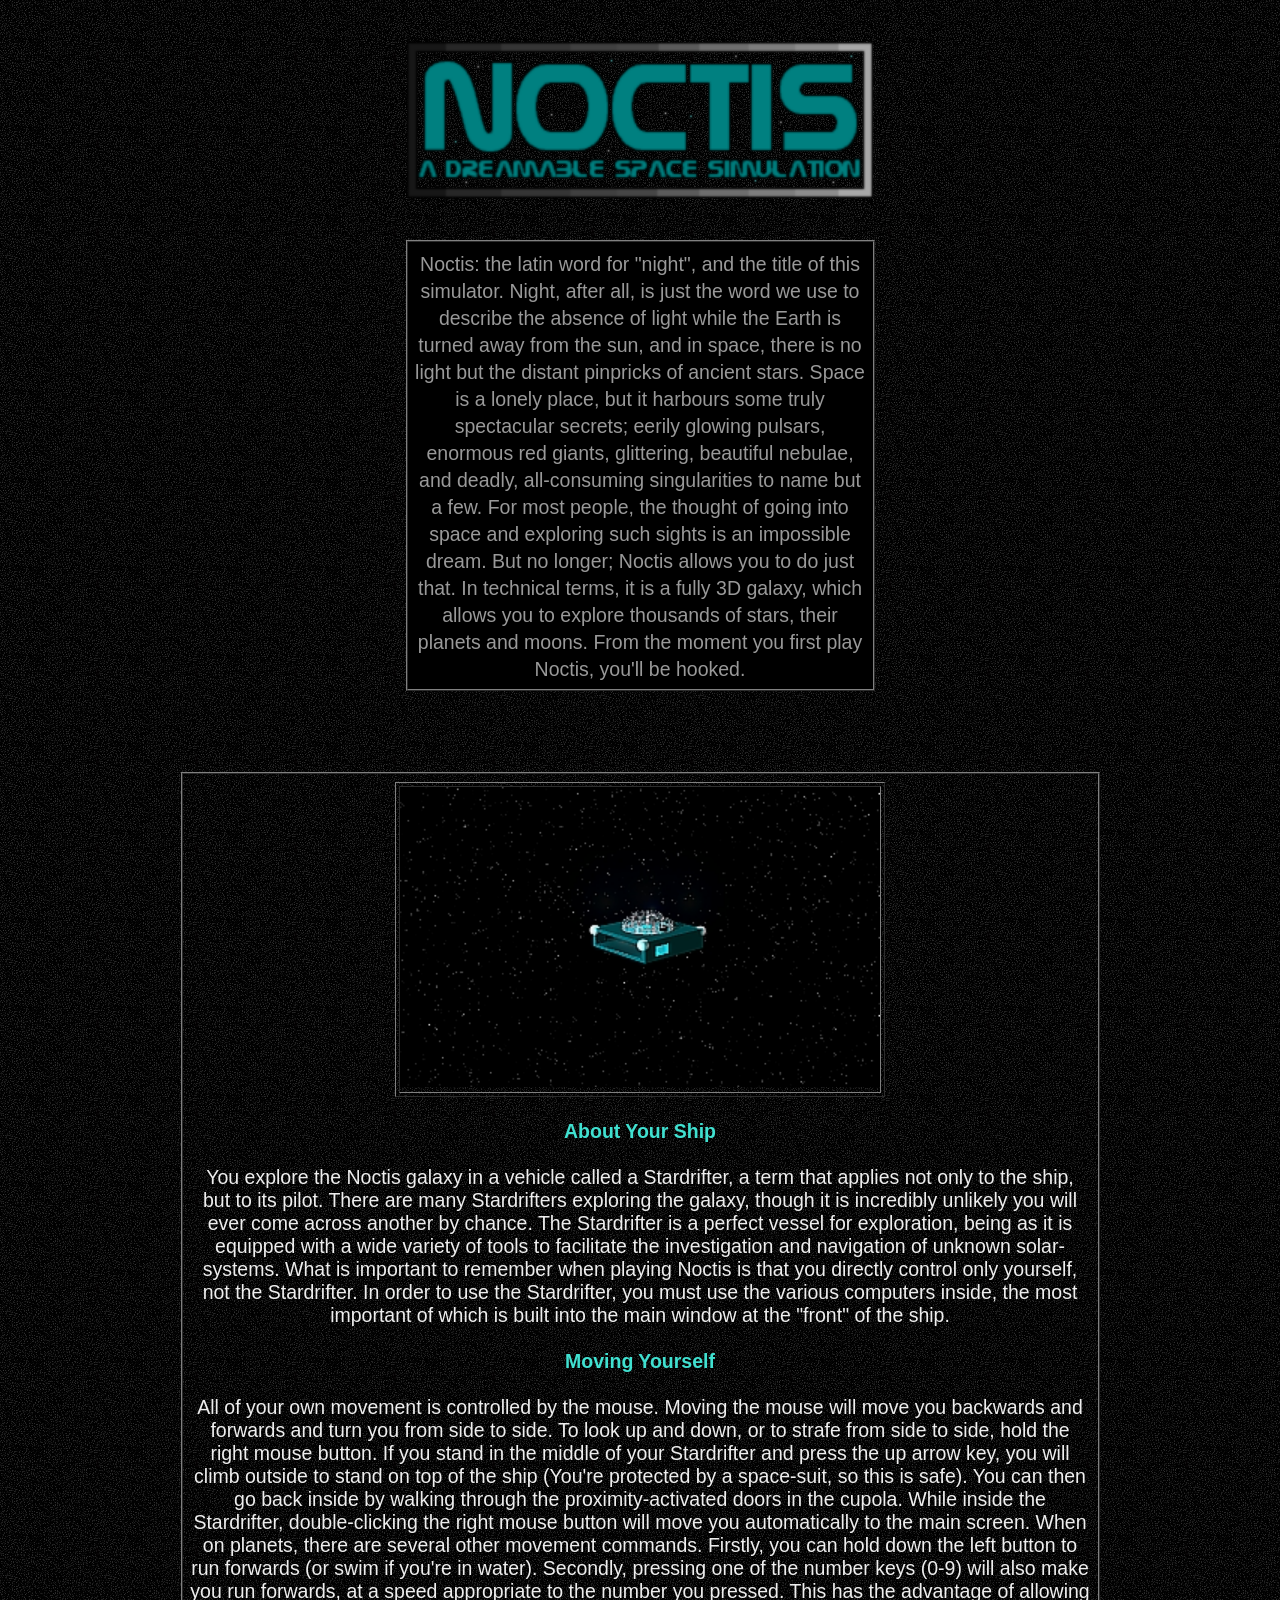
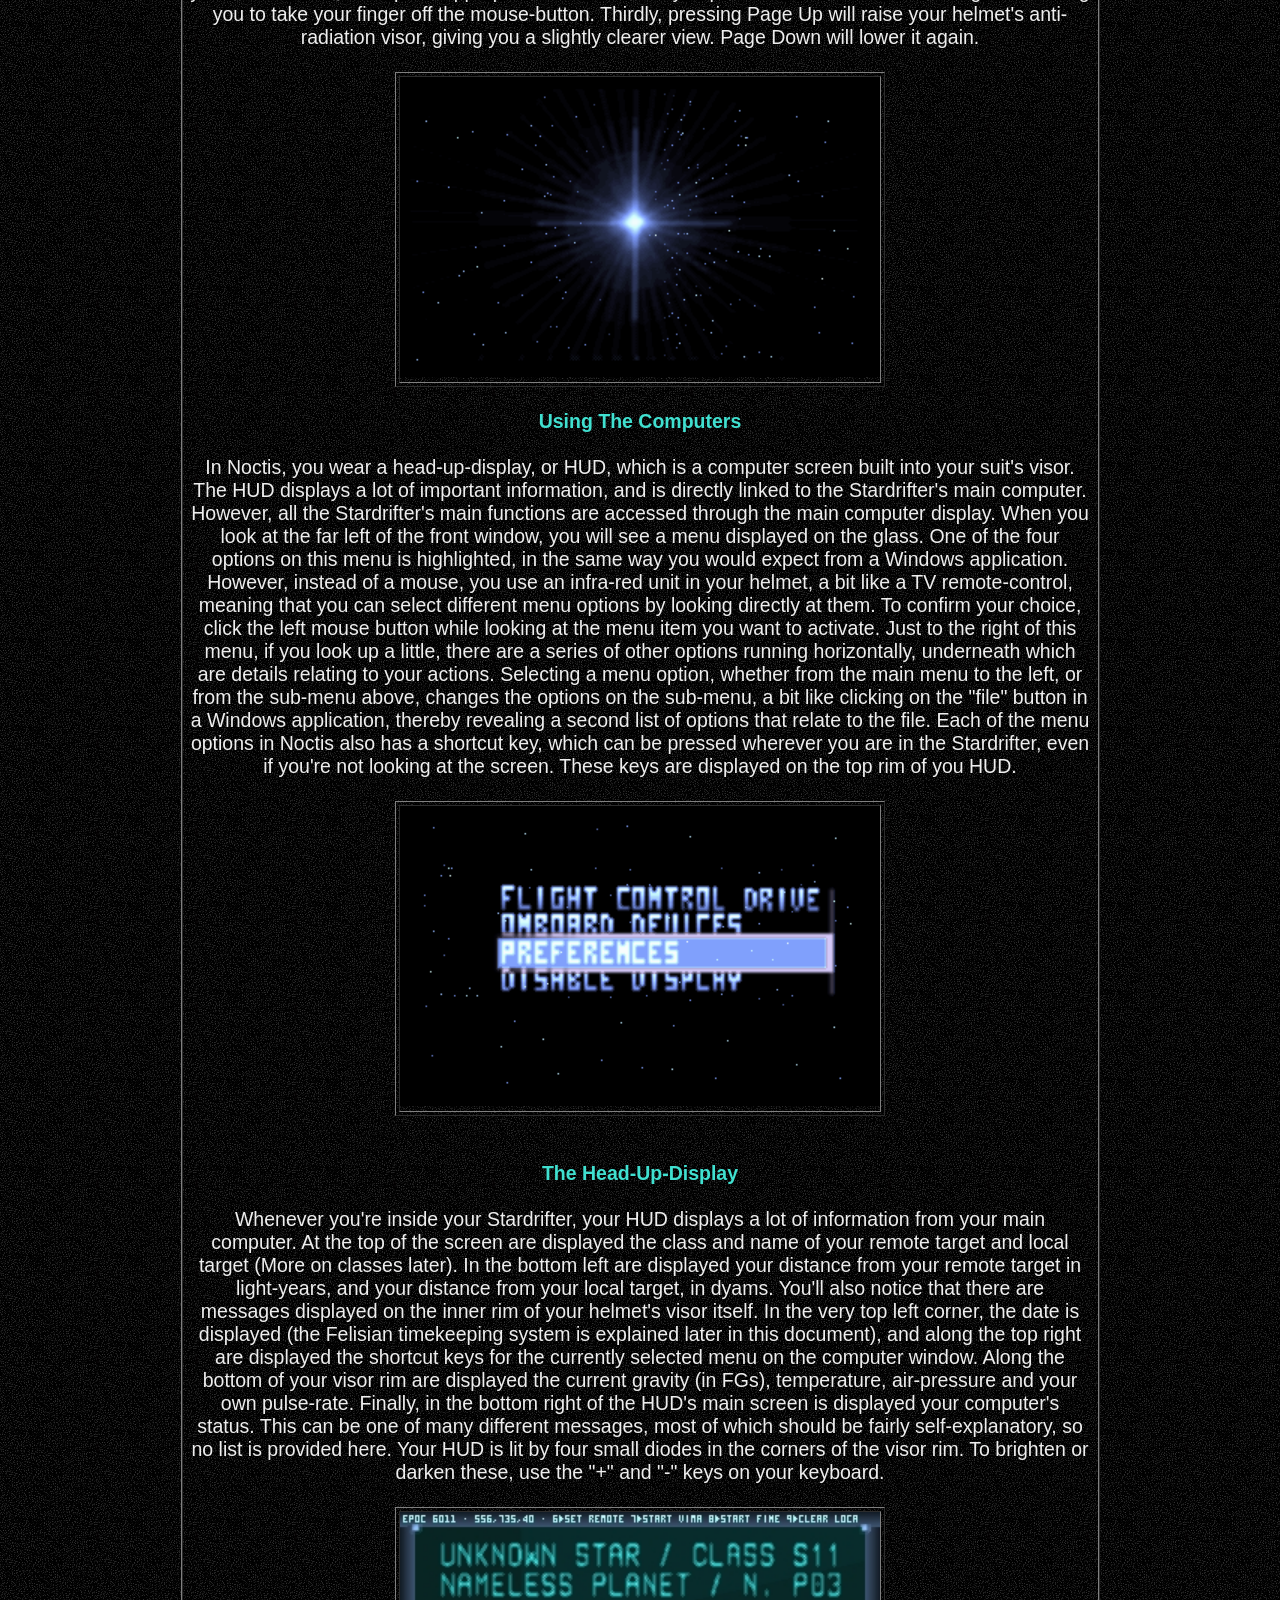
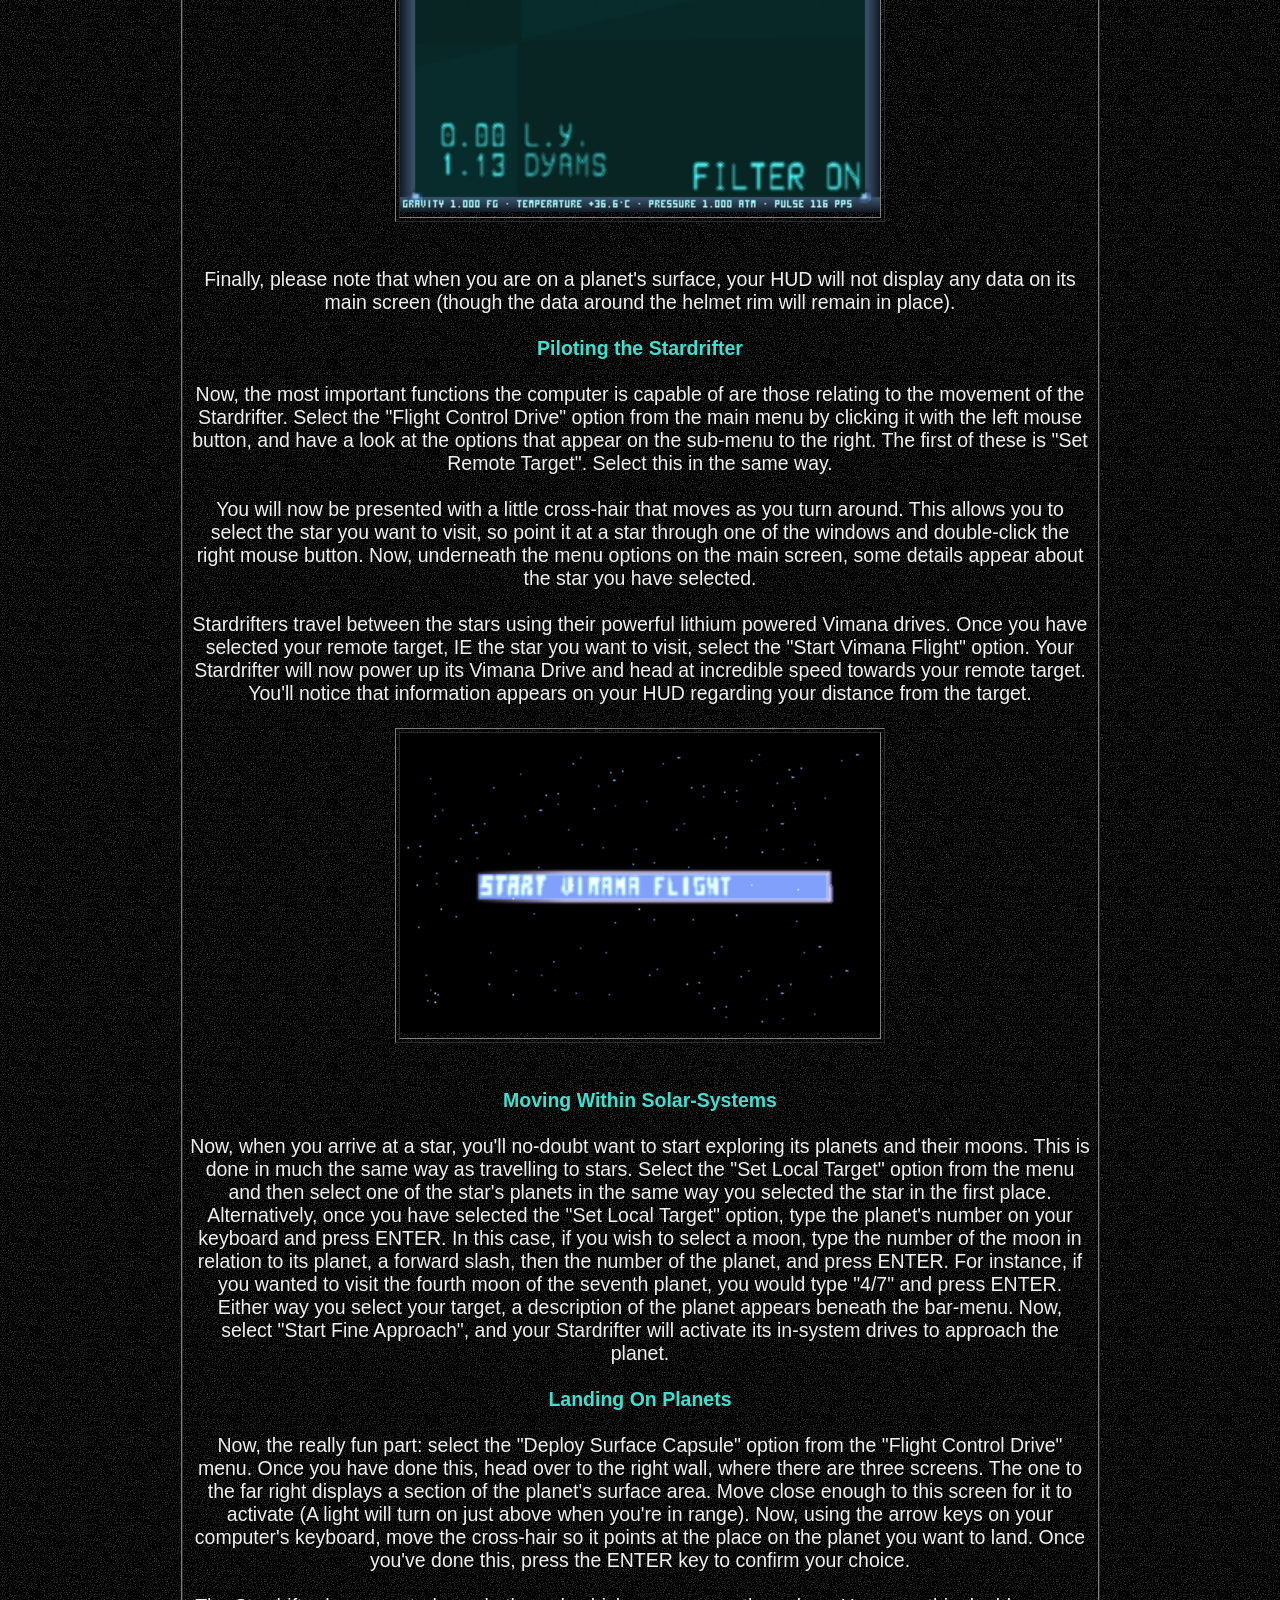
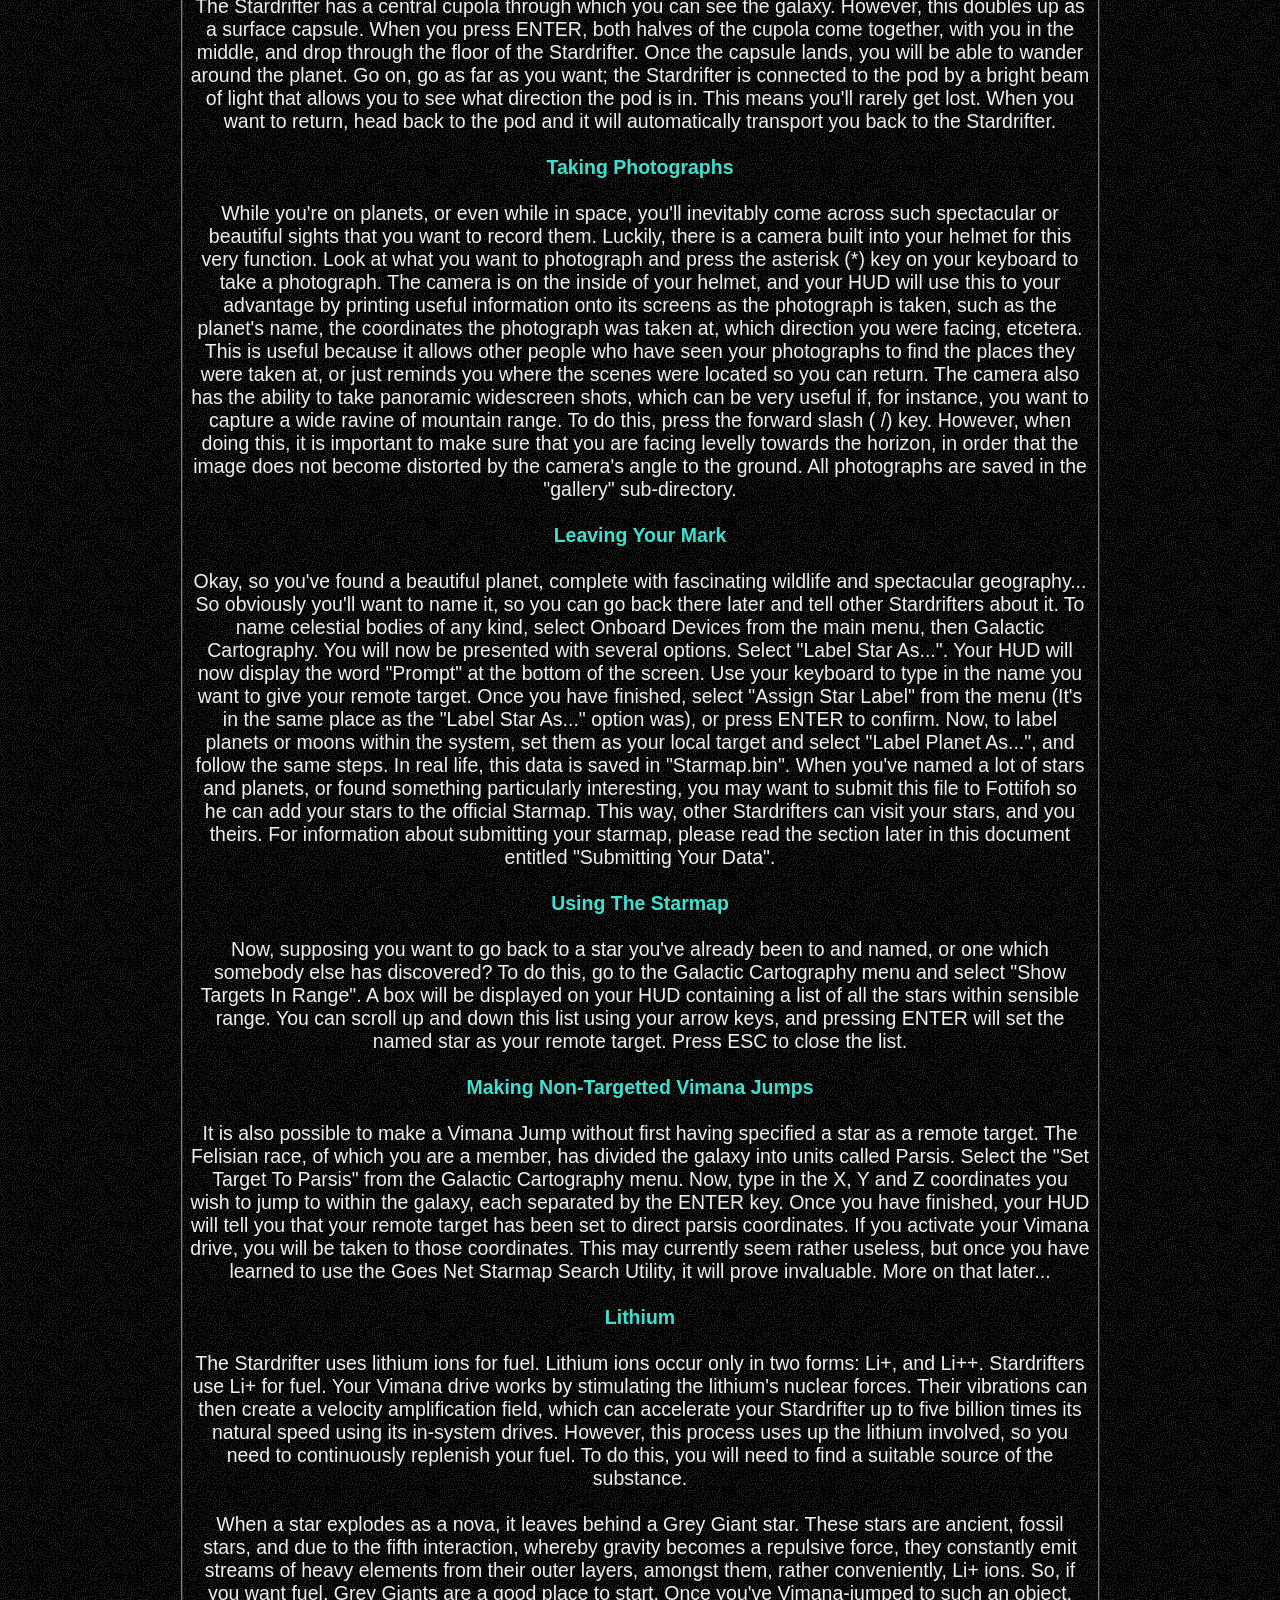
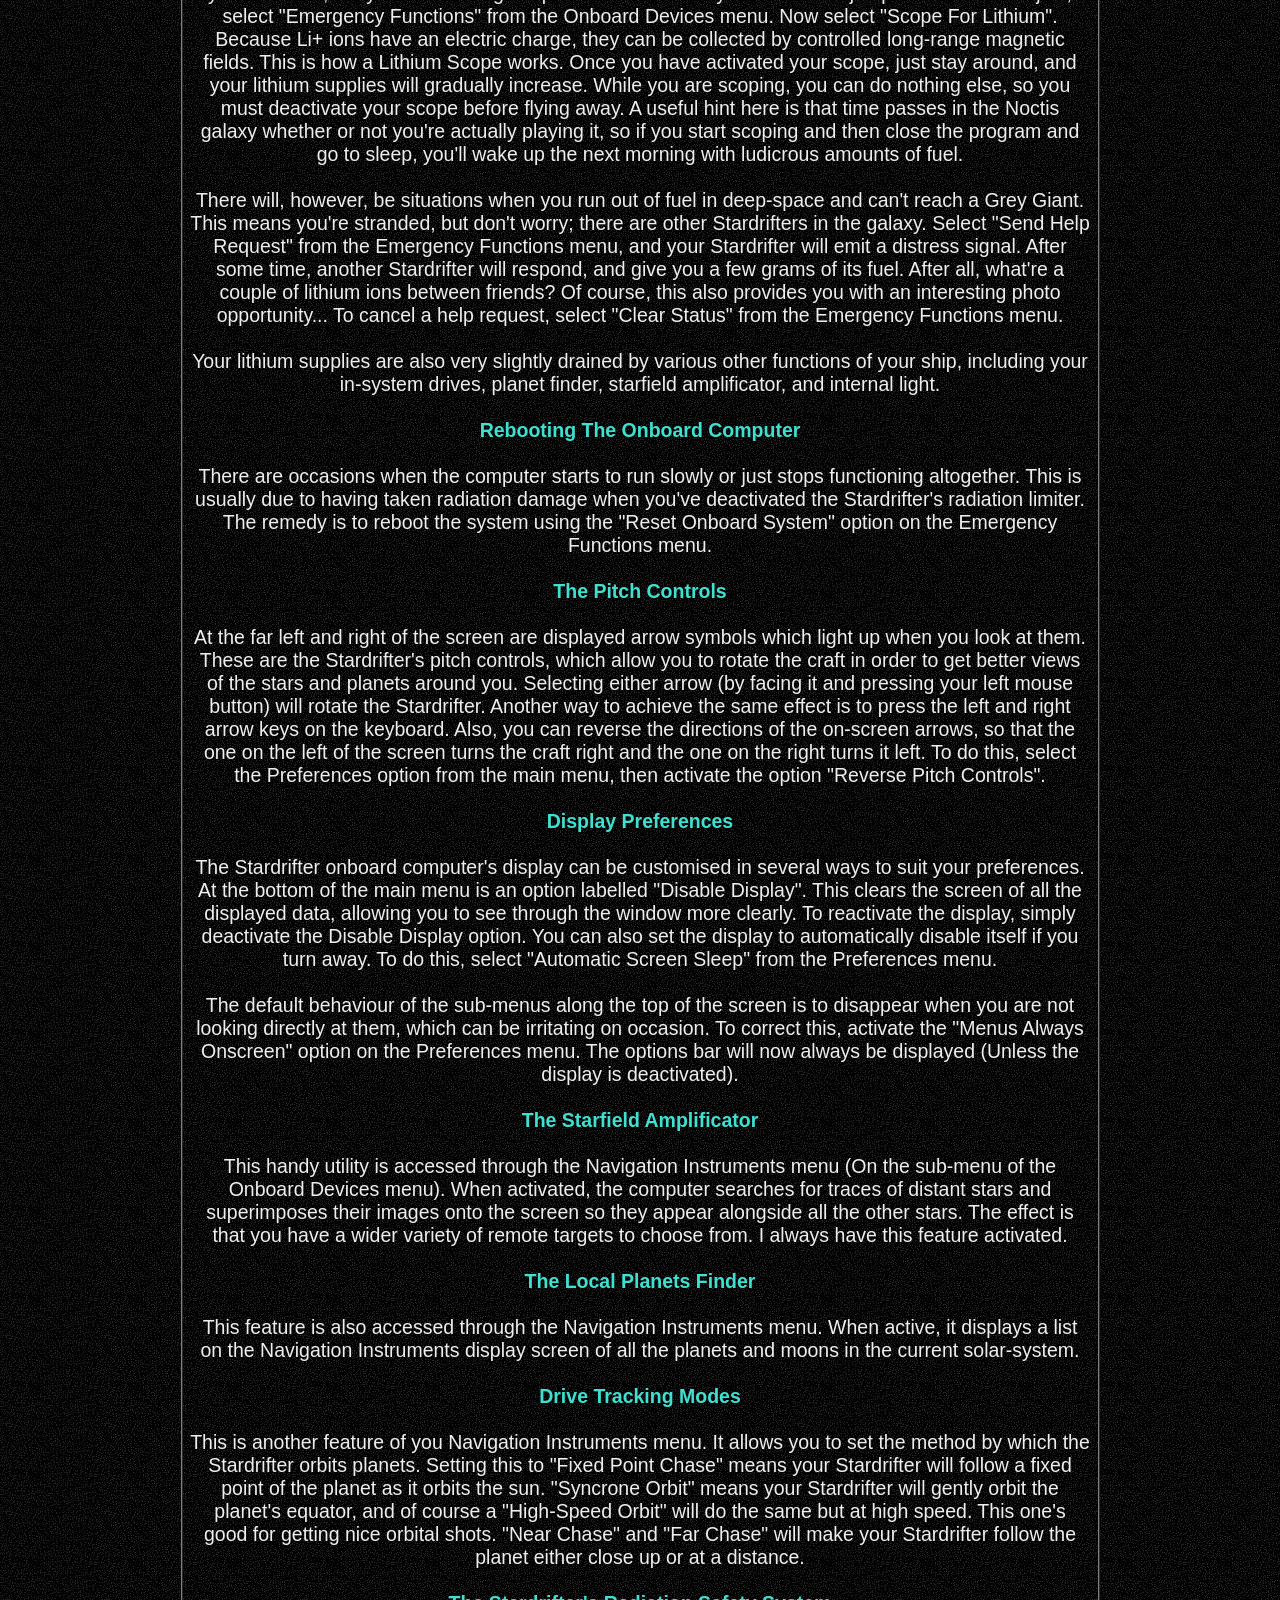
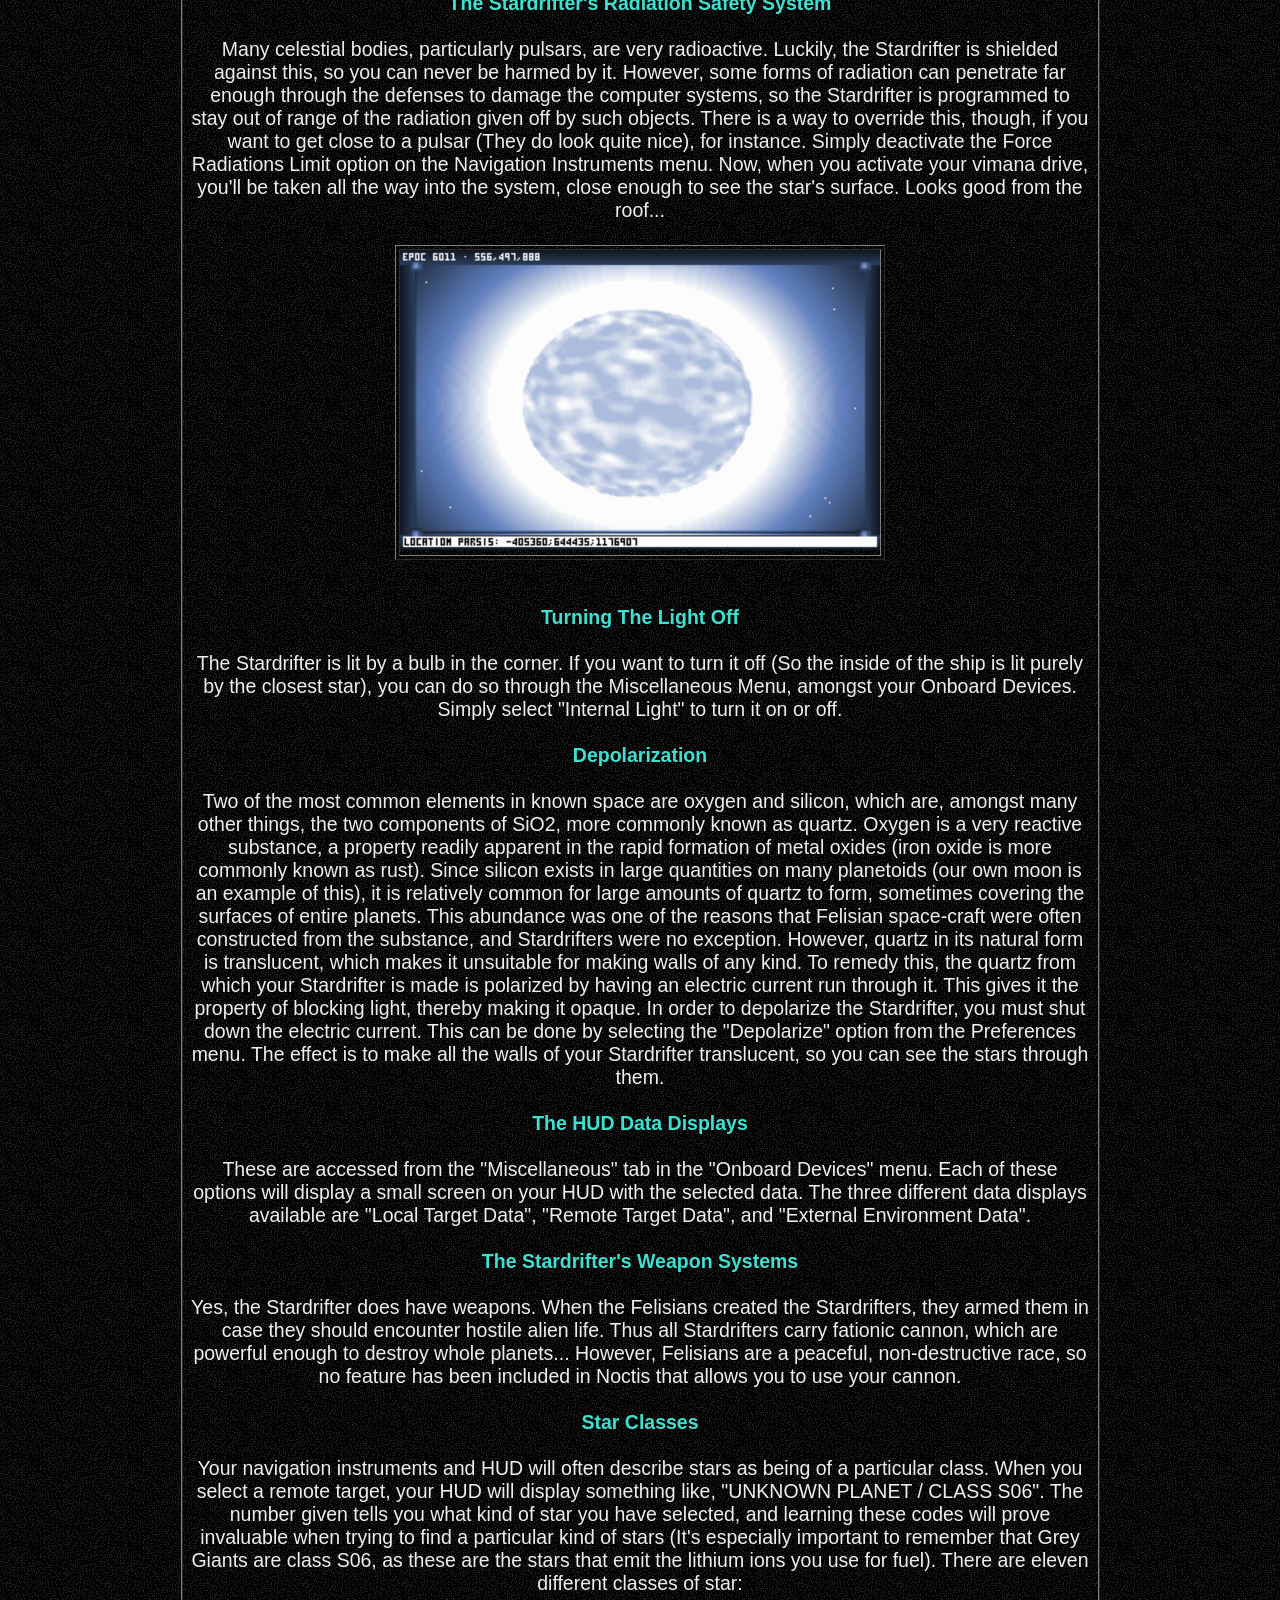
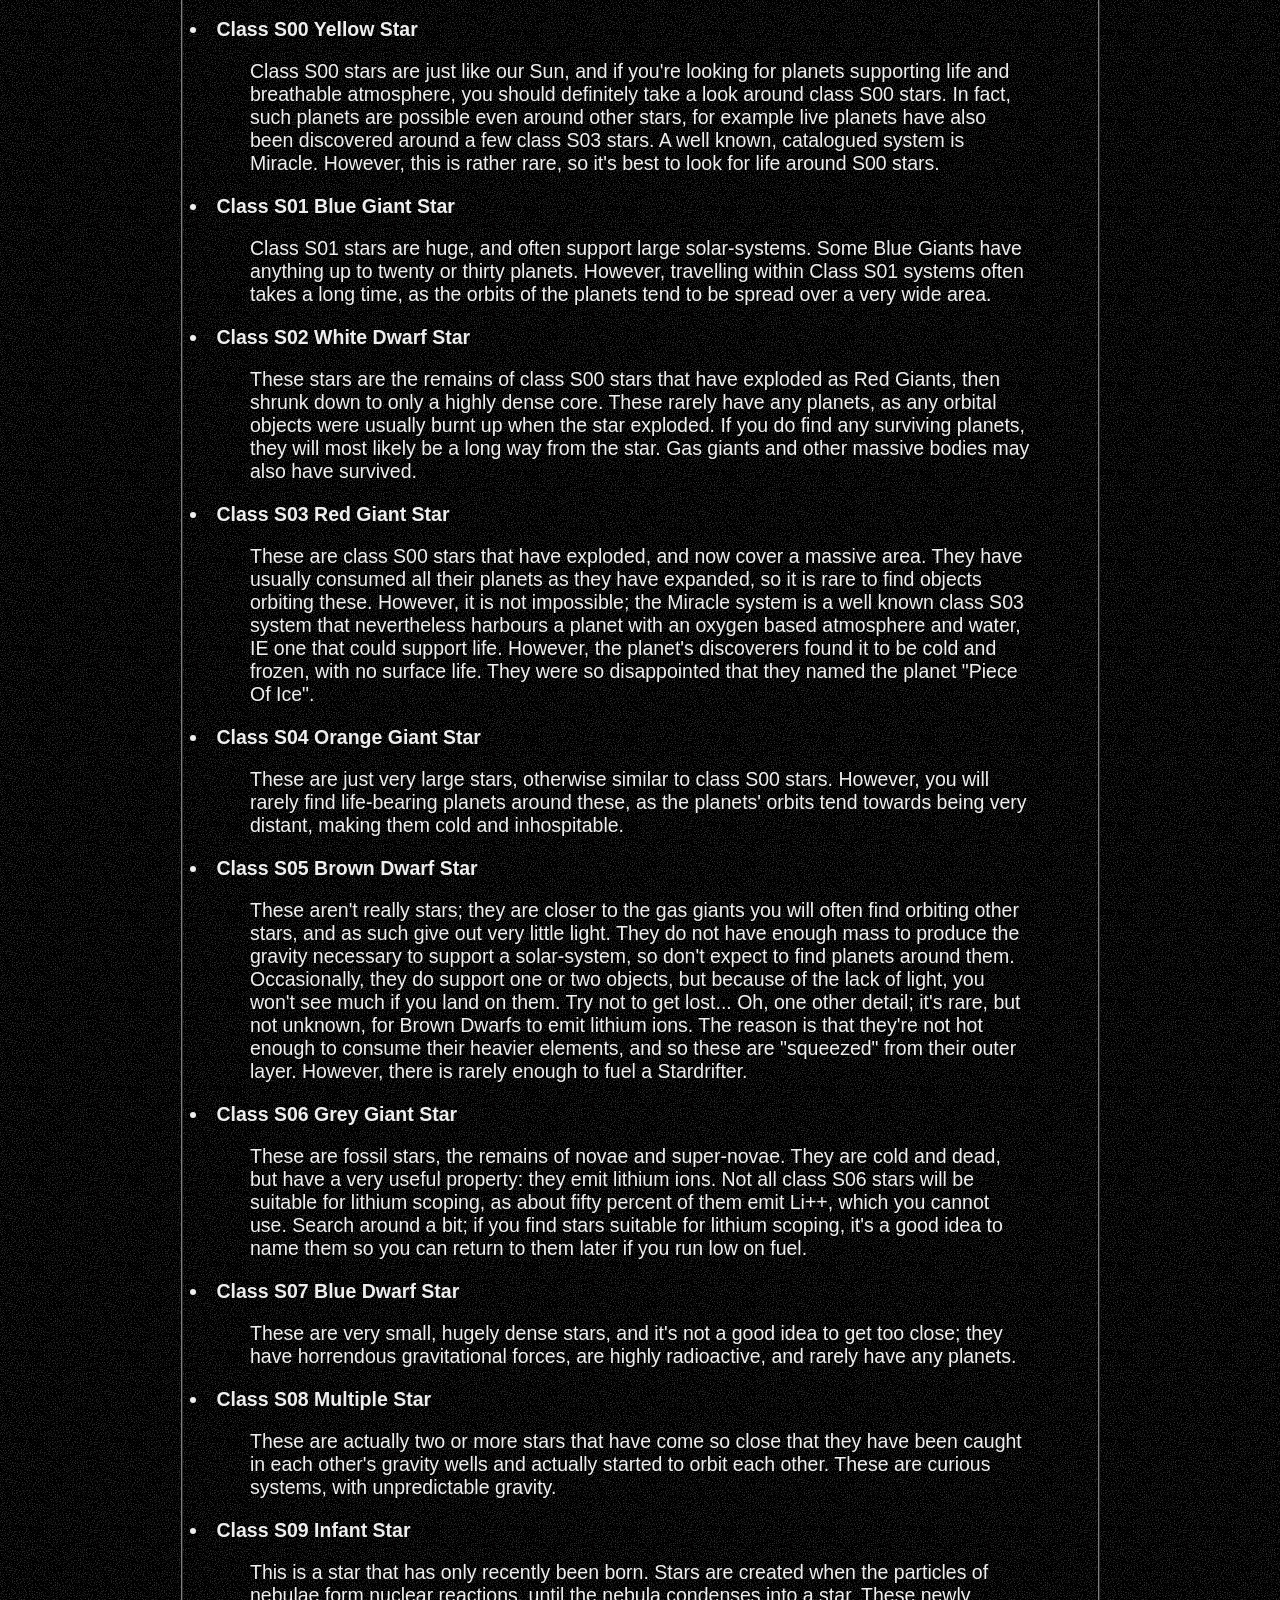
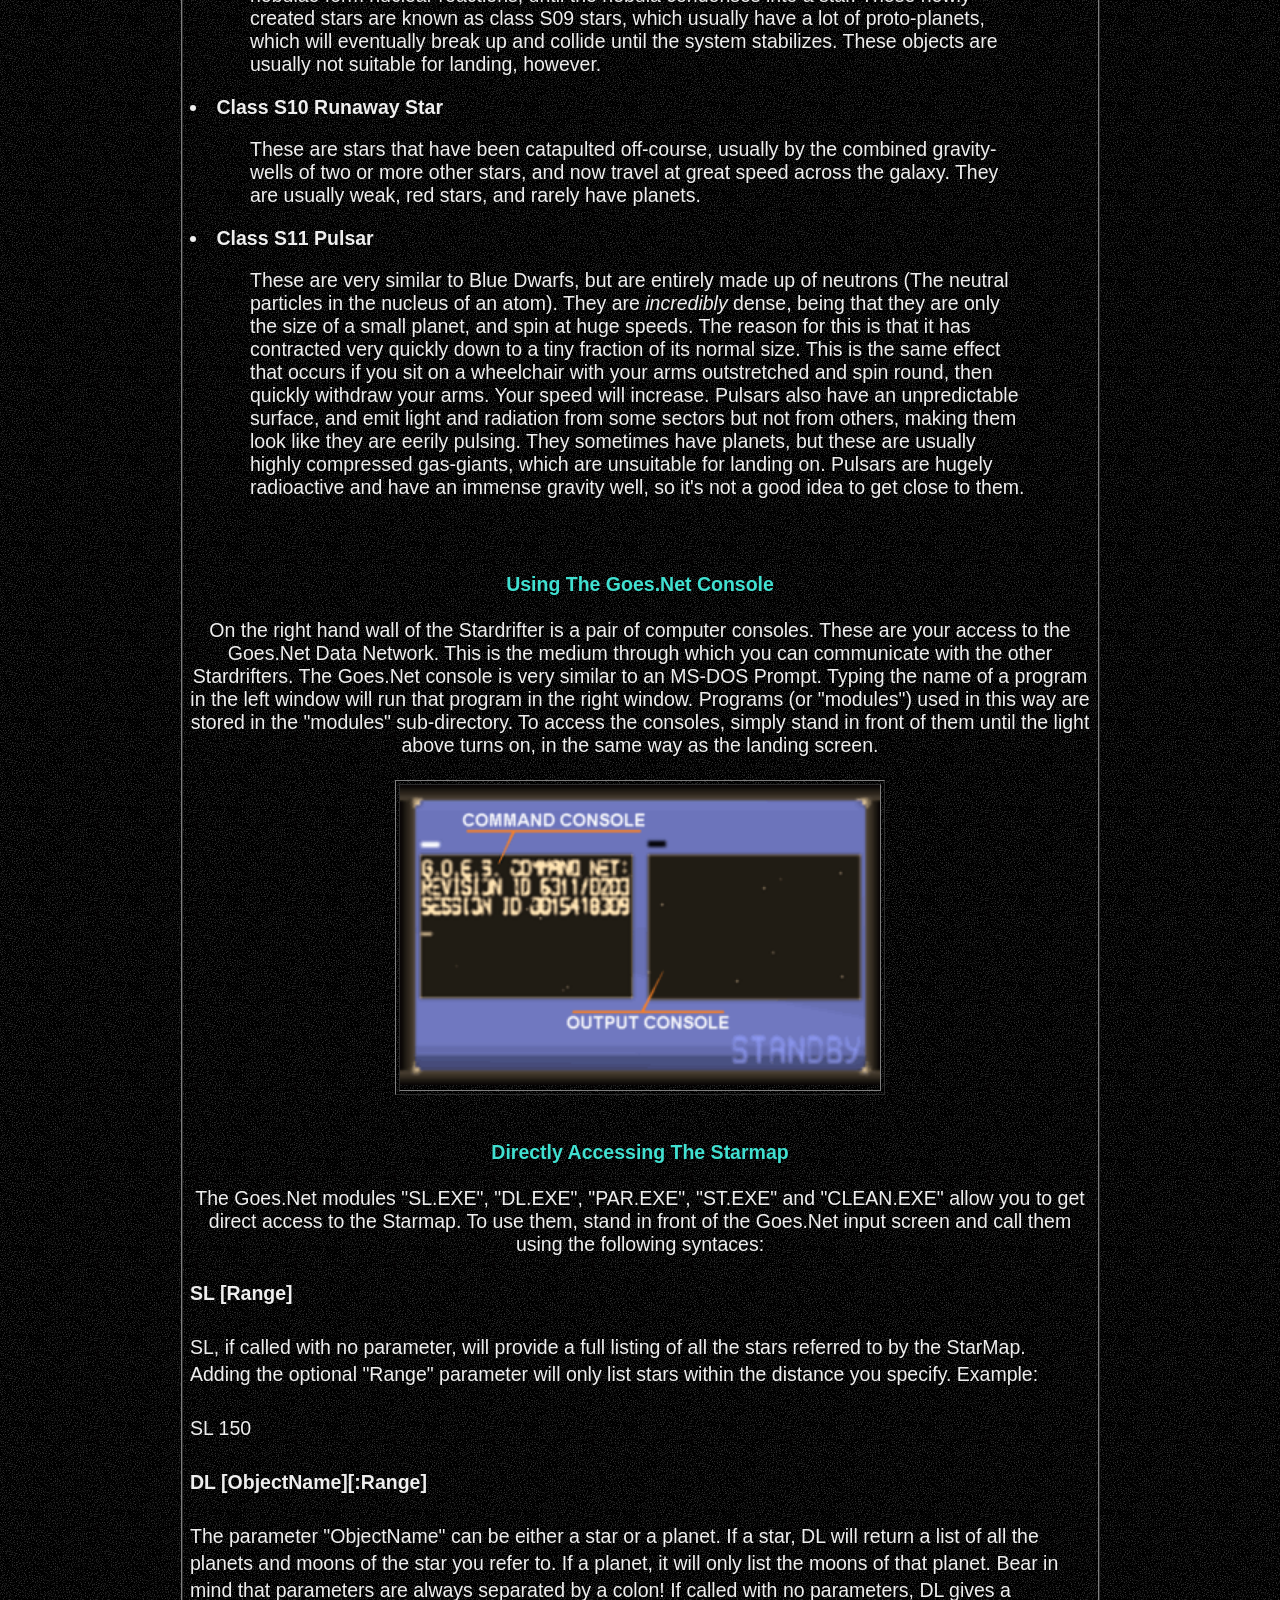
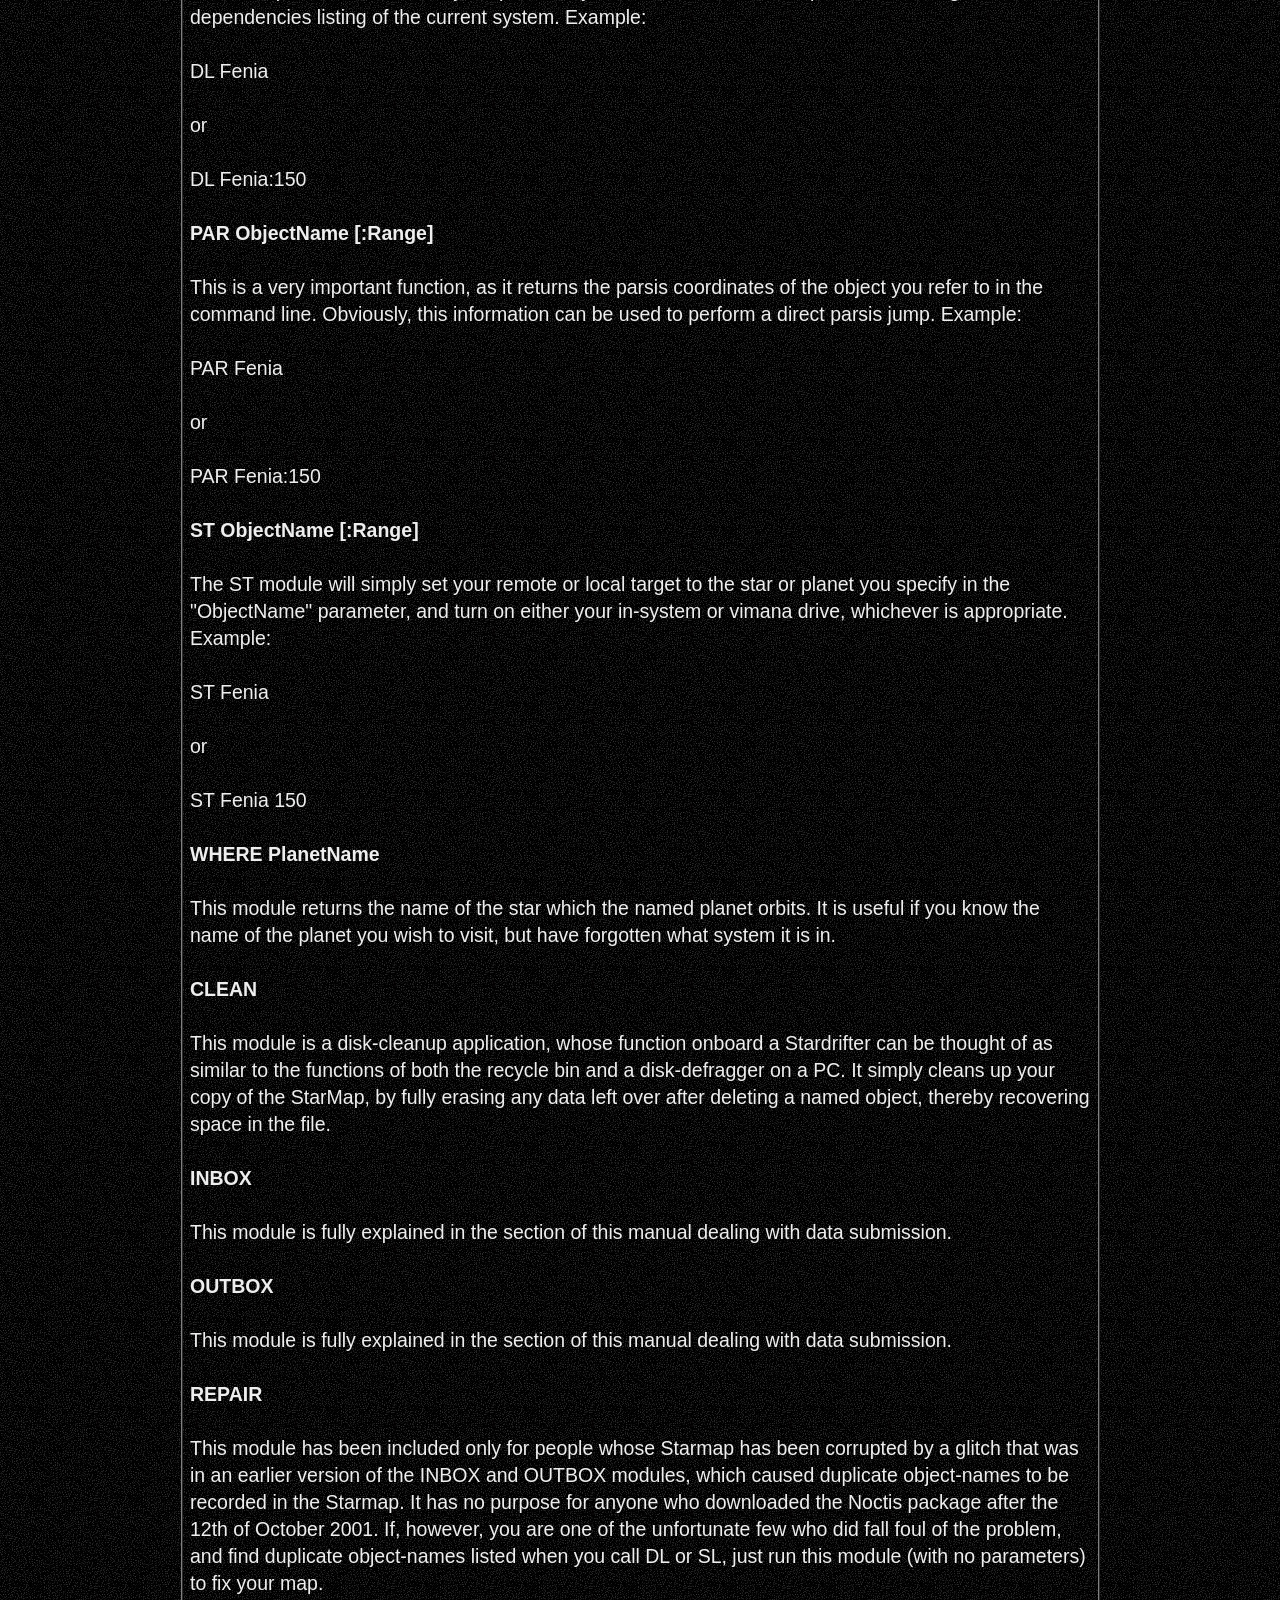
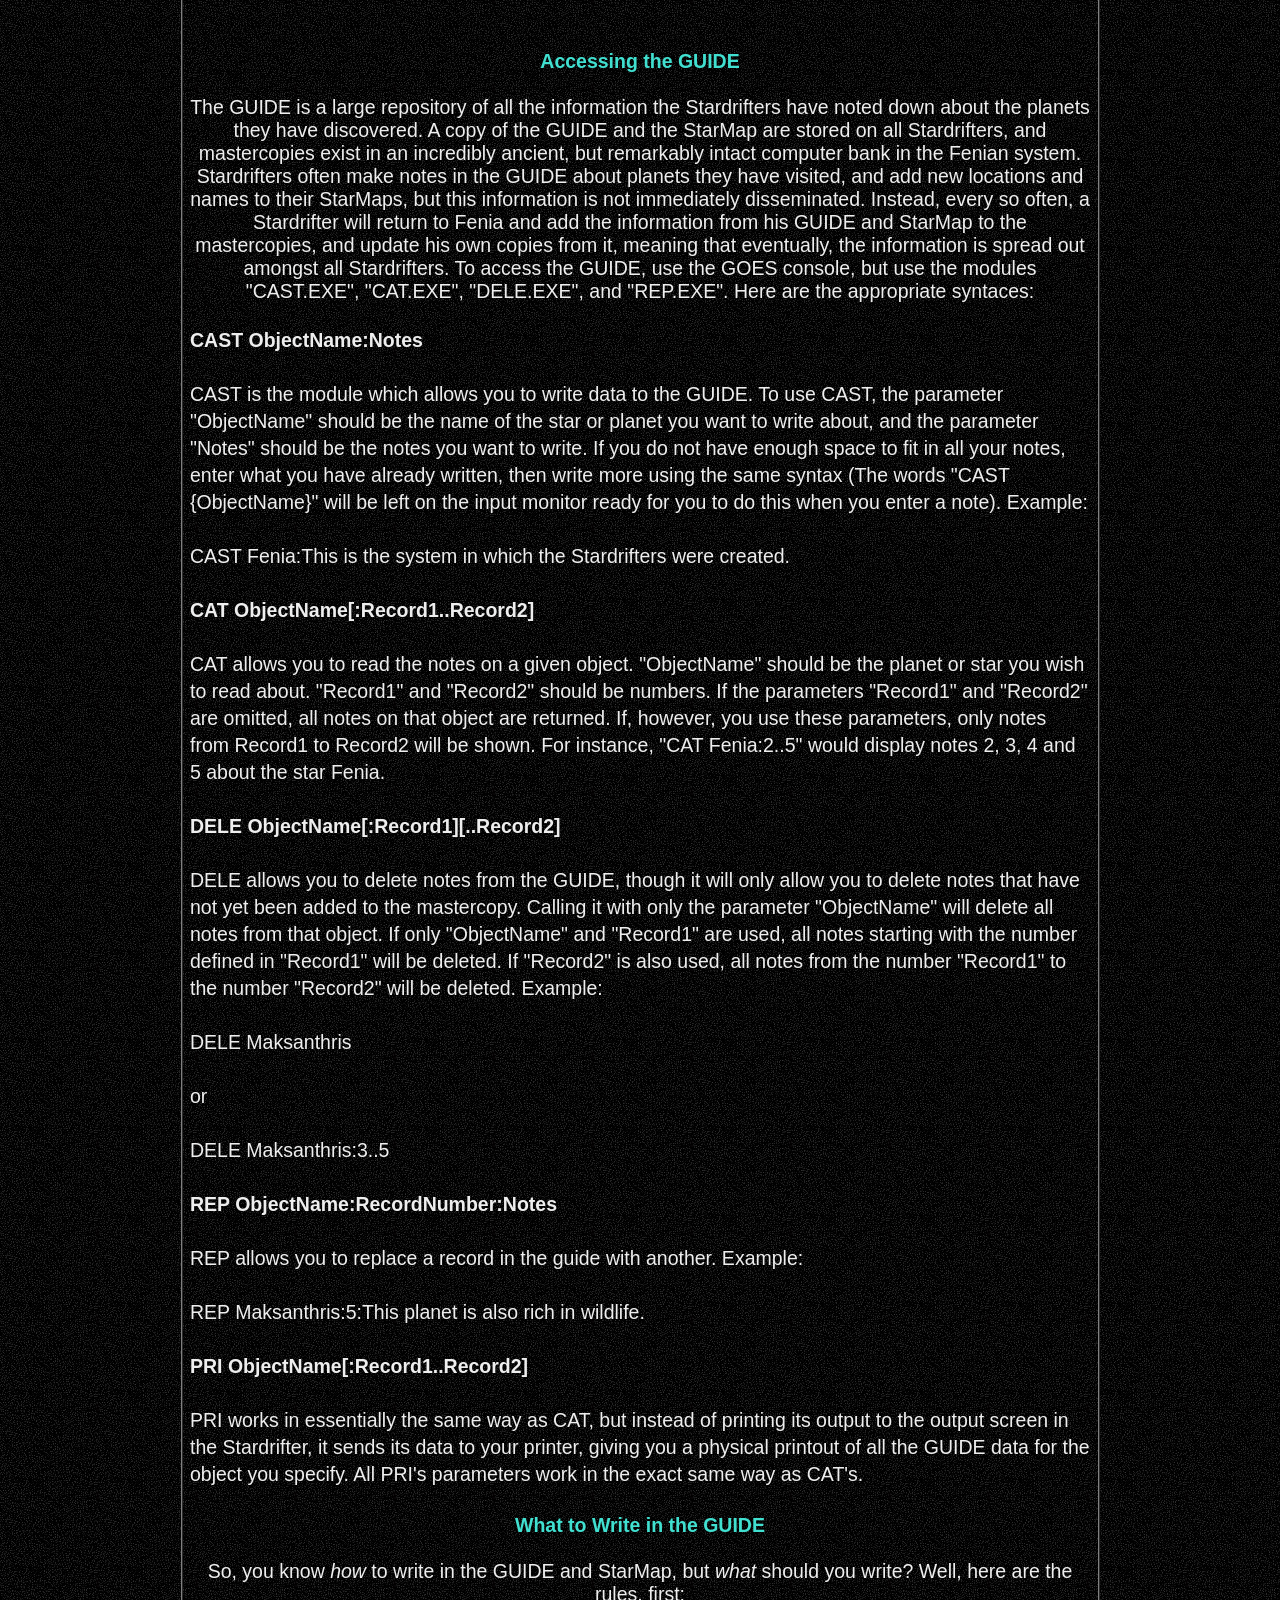
<file: manual/legacy_manual.html>
<!--
    Noctis IV Plus manual, published on the Noctis IV OM site.
    Changes from the Noctis IV Plus copy: image paths point at the identical
    files in doc/img, and the autoplaying soundtrack (not redistributed here)
    is removed. Text and credits are unchanged. See docs/porting/PROVENANCE.md.
-->
<!doctype html>
<!-- saved from url=(0022)http://internet.e-mail -->
<!-- cleaned up and modernized by nimaid -->
<html>
    <head>
        <title>NOCTIS: A DREAMABLE SPACE SIMULATION</title>
    </head>
    <body bgcolor="000000" text="999999" background="../doc/img/BACK.JPG">
        <center>
            <img src="../doc/img/NOCTIS.GIF" border="0" />
            <table border="1" cellpadding="5" cellspacing="0">
                <tr>
                    <td width="300" align="center" bgcolor="000000">
                        <font face="Arial" size="2">
                            Noctis: the latin word for "night", and the title of this simulator. Night, after all, is
                            just the word we use to describe the absence of light while the Earth is turned away from
                            the sun, and in space, there is no light but the distant pinpricks of ancient stars. Space
                            is a lonely place, but it harbours some truly spectacular secrets; eerily glowing pulsars,
                            enormous red giants, glittering, beautiful nebulae, and deadly, all-consuming singularities
                            to name but a few. For most people, the thought of going into space and exploring such
                            sights is an impossible dream. But no longer; Noctis allows you to do just that. In
                            technical terms, it is a fully 3D galaxy, which allows you to explore thousands of stars,
                            their planets and moons. From the moment you first play Noctis, you'll be hooked.
                        </font>
                    </td>
                </tr>
            </table>
            <br />
            <br />
            <br />
            <table border="1" cellpadding="5" cellspacing="0">
                <tr>
                    <td width="600">
                        <font face="Arial" size="2" color="eeeeee">
                            <center>
                                <center>
                                    <table border="1" cellpadding="0">
                                        <td><img src="../doc/img/SD.JPG" /></td>
                                    </table>
                                </center>
                                <br />
                                <b><font color="turquoise">About Your Ship</font></b>
                                <br />
                                <br />
                                You explore the Noctis galaxy in a vehicle called a Stardrifter, a term that applies not
                                only to the ship, but to its pilot. There are many Stardrifters exploring the galaxy,
                                though it is incredibly unlikely you will ever come across another by chance. The
                                Stardrifter is a perfect vessel for exploration, being as it is equipped with a wide
                                variety of tools to facilitate the investigation and navigation of unknown
                                solar-systems. What is important to remember when playing Noctis is that you directly
                                control only yourself, not the Stardrifter. In order to use the Stardrifter, you must
                                use the various computers inside, the most important of which is built into the main
                                window at the "front" of the ship.
                                <br />
                                <br />
                                <b><font color="turquoise">Moving Yourself</font></b>
                                <br />
                                <br />
                                All of your own movement is controlled by the mouse. Moving the mouse will move you
                                backwards and forwards and turn you from side to side. To look up and down, or to strafe
                                from side to side, hold the right mouse button. If you stand in the middle of your
                                Stardrifter and press the up arrow key, you will climb outside to stand on top of the
                                ship (You're protected by a space-suit, so this is safe). You can then go back inside by
                                walking through the proximity-activated doors in the cupola. While inside the
                                Stardrifter, double-clicking the right mouse button will move you automatically to the
                                main screen. When on planets, there are several other movement commands. Firstly, you
                                can hold down the left button to run forwards (or swim if you're in water). Secondly,
                                pressing one of the number keys (0-9) will also make you run forwards, at a speed
                                appropriate to the number you pressed. This has the advantage of allowing you to take
                                your finger off the mouse-button. Thirdly, pressing Page Up will raise your helmet's
                                anti-radiation visor, giving you a slightly clearer view. Page Down will lower it
                                again.
                                <br />
                                <br />
                                <center>
                                    <table border="1" cellpadding="0">
                                        <td><img src="../doc/img/STAR.GIF" /></td>
                                    </table>
                                </center>
                                <br />
                                <b><font color="turquoise">Using The Computers</font></b>
                                <br />
                                <br />
                                In Noctis, you wear a head-up-display, or HUD, which is a computer screen built into
                                your suit's visor. The HUD displays a lot of important information, and is directly
                                linked to the Stardrifter's main computer. However, all the Stardrifter's main functions
                                are accessed through the main computer display. When you look at the far left of the
                                front window, you will see a menu displayed on the glass. One of the four options on
                                this menu is highlighted, in the same way you would expect from a Windows application.
                                However, instead of a mouse, you use an infra-red unit in your helmet, a bit like a TV
                                remote-control, meaning that you can select different menu options by looking directly
                                at them. To confirm your choice, click the left mouse button while looking at the menu
                                item you want to activate. Just to the right of this menu, if you look up a little,
                                there are a series of other options running horizontally, underneath which are details
                                relating to your actions. Selecting a menu option, whether from the main menu to the
                                left, or from the sub-menu above, changes the options on the sub-menu, a bit like
                                clicking on the "file" button in a Windows application, thereby revealing a second list
                                of options that relate to the file. Each of the menu options in Noctis also has a
                                shortcut key, which can be pressed wherever you are in the Stardrifter, even if you're
                                not looking at the screen. These keys are displayed on the top rim of you HUD.
                                <br />
                                <br />
                                <center>
                                    <table border="1" cellpadding="0">
                                        <td><img src="../doc/img/COMPUTER.GIF" /></td>
                                    </table>
                                </center>
                                <br />
                                <br />
                                <b><font color="turquoise">The Head-Up-Display</font></b>
                                <br />
                                <br />
                                Whenever you're inside your Stardrifter, your HUD displays a lot of information from
                                your main computer. At the top of the screen are displayed the class and name of your
                                remote target and local target (More on classes later). In the bottom left are displayed
                                your distance from your remote target in light-years, and your distance from your local
                                target, in dyams. You'll also notice that there are messages displayed on the inner rim
                                of your helmet's visor itself. In the very top left corner, the date is displayed (the
                                Felisian timekeeping system is explained later in this document), and along the top
                                right are displayed the shortcut keys for the currently selected menu on the computer
                                window. Along the bottom of your visor rim are displayed the current gravity (in FGs),
                                temperature, air-pressure and your own pulse-rate. Finally, in the bottom right of the
                                HUD's main screen is displayed your computer's status. This can be one of many different
                                messages, most of which should be fairly self-explanatory, so no list is provided here.
                                Your HUD is lit by four small diodes in the corners of the visor rim. To brighten or
                                darken these, use the "+" and "-" keys on your keyboard.
                                <br />
                                <br />
                                <center>
                                    <table border="1" cellpadding="0">
                                        <td><img src="../doc/img/HUD.JPG" /></td>
                                    </table>
                                </center>
                                <br />
                                <br />
                                Finally, please note that when you are on a planet's surface, your HUD will not display
                                any data on its main screen (though the data around the helmet rim will remain in
                                place).
                                <br />
                                <br />
                                <b><font color="turquoise">Piloting the Stardrifter</font></b>
                                <br />
                                <br />
                                Now, the most important functions the computer is capable of are those relating to the
                                movement of the Stardrifter. Select the "Flight Control Drive" option from the main menu
                                by clicking it with the left mouse button, and have a look at the options that appear on
                                the sub-menu to the right. The first of these is "Set Remote Target". Select this in the
                                same way.
                                <br />
                                <br />
                                You will now be presented with a little cross-hair that moves as
                                you turn around. This allows you to select the star you want to visit, so point it at a
                                star through one of the windows and double-click the right mouse button. Now, underneath
                                the menu options on the main screen, some details appear about the star you have
                                selected.
                                <br />
                                <br />
                                Stardrifters travel between the stars using their powerful lithium
                                powered Vimana drives. Once you have selected your remote target, IE the star you want
                                to visit, select the "Start Vimana Flight" option. Your Stardrifter will now power up
                                its Vimana Drive and head at incredible speed towards your remote target. You'll notice
                                that information appears on your HUD regarding your distance from the target.
                                <br />
                                <br />
                                <center>
                                    <table border="1" cellpadding="0">
                                        <td><img src="../doc/img/VIMANA.GIF" /></td>
                                    </table>
                                </center>
                                <br />
                                <br />
                                <b><font color="turquoise">Moving Within Solar-Systems</font></b>
                                <br />
                                <br />
                                Now, when you arrive at a star, you'll no-doubt want to start exploring its planets and
                                their moons. This is done in much the same way as travelling to stars. Select the "Set
                                Local Target" option from the menu and then select one of the star's planets in the same
                                way you selected the star in the first place. Alternatively, once you have selected the
                                "Set Local Target" option, type the planet's number on your keyboard and press ENTER. In
                                this case, if you wish to select a moon, type the number of the moon in relation to its
                                planet, a forward slash, then the number of the planet, and press ENTER. For instance,
                                if you wanted to visit the fourth moon of the seventh planet, you would type "4/7" and
                                press ENTER. Either way you select your target, a description of the planet appears
                                beneath the bar-menu. Now, select "Start Fine Approach", and your Stardrifter will
                                activate its in-system drives to approach the planet.
                                <br />
                                <br />
                                <b><font color="turquoise">Landing On Planets</font></b>
                                <br />
                                <br />
                                Now, the really fun part: select the "Deploy Surface Capsule" option from the "Flight
                                Control Drive" menu. Once you have done this, head over to the right wall, where there
                                are three screens. The one to the far right displays a section of the planet's surface
                                area. Move close enough to this screen for it to activate (A light will turn on just
                                above when you're in range). Now, using the arrow keys on your computer's keyboard, move
                                the cross-hair so it points at the place on the planet you want to land. Once you've
                                done this, press the ENTER key to confirm your choice.
                                <br />
                                <br />
                                The Stardrifter has a central cupola through which you can see the galaxy. However, this
                                doubles up as a surface capsule. When you press ENTER, both halves of the cupola come
                                together, with you in the middle, and drop through the floor of the Stardrifter. Once
                                the capsule lands, you will be able to wander around the planet. Go on, go as far as you
                                want; the Stardrifter is connected to the pod by a bright beam of light that allows you
                                to see what direction the pod is in. This means you'll rarely get lost. When you want to
                                return, head back to the pod and it will automatically transport you back to the
                                Stardrifter.
                                <br />
                                <br />
                                <b><font color="turquoise">Taking Photographs</font></b>
                                <br />
                                <br />
                                While you're on planets, or even while in space, you'll inevitably come across such
                                spectacular or beautiful sights that you want to record them. Luckily, there is a camera
                                built into your helmet for this very function. Look at what you want to photograph and
                                press the asterisk (*) key on your keyboard to take a photograph. The camera is on the
                                inside of your helmet, and your HUD will use this to your advantage by printing useful
                                information onto its screens as the photograph is taken, such as the planet's name, the
                                coordinates the photograph was taken at, which direction you were facing, etcetera. This
                                is useful because it allows other people who have seen your photographs to find the
                                places they were taken at, or just reminds you where the scenes were located so you can
                                return. The camera also has the ability to take panoramic widescreen shots, which can be
                                very useful if, for instance, you want to capture a wide ravine of mountain range. To do
                                this, press the forward slash ( /) key. However, when doing this, it is important to
                                make sure that you are facing levelly towards the horizon, in order that the image does
                                not become distorted by the camera's angle to the ground. All photographs are saved in
                                the "gallery" sub-directory.
                                <br />
                                <br />
                                <b><font color="turquoise">Leaving Your Mark</font></b>
                                <br />
                                <br />
                                Okay, so you've found a beautiful planet, complete with fascinating wildlife and
                                spectacular geography... So obviously you'll want to name it, so you can go back there
                                later and tell other Stardrifters about it. To name celestial bodies of any kind, select
                                Onboard Devices from the main menu, then Galactic Cartography. You will now be presented
                                with several options. Select "Label Star As...". Your HUD will now display the word
                                "Prompt" at the bottom of the screen. Use your keyboard to type in the name you want to
                                give your remote target. Once you have finished, select "Assign Star Label" from the
                                menu (It's in the same place as the "Label Star As..." option was), or press ENTER to
                                confirm. Now, to label planets or moons within the system, set them as your local target
                                and select "Label Planet As...", and follow the same steps. In real life, this data is
                                saved in "Starmap.bin". When you've named a lot of stars and planets, or found something
                                particularly interesting, you may want to submit this file to Fottifoh so he can add
                                your stars to the official Starmap. This way, other Stardrifters can visit your stars,
                                and you theirs. For information about submitting your starmap, please read the section
                                later in this document entitled "Submitting Your Data".
                                <br />
                                <br />
                                <b><font color="turquoise">Using The Starmap</font></b>
                                <br />
                                <br />
                                Now, supposing you want to go back to a star you've already been to and named, or one
                                which somebody else has discovered? To do this, go to the Galactic Cartography menu and
                                select "Show Targets In Range". A box will be displayed on your HUD containing a list of
                                all the stars within sensible range. You can scroll up and down this list using your
                                arrow keys, and pressing ENTER will set the named star as your remote target. Press ESC
                                to close the list.
                                <br />
                                <br />
                                <b><font color="turquoise">Making Non-Targetted Vimana Jumps</font></b>
                                <br />
                                <br />
                                It is also possible to make a Vimana Jump without first having specified a star as a
                                remote target. The Felisian race, of which you are a member, has divided the galaxy into
                                units called Parsis. Select the "Set Target To Parsis" from the Galactic Cartography
                                menu. Now, type in the X, Y and Z coordinates you wish to jump to within the galaxy,
                                each separated by the ENTER key. Once you have finished, your HUD will tell you that
                                your remote target has been set to direct parsis coordinates. If you activate your
                                Vimana drive, you will be taken to those coordinates. This may currently seem rather
                                useless, but once you have learned to use the Goes Net Starmap Search Utility, it will
                                prove invaluable. More on that later...
                                <br />
                                <br />
                                <b><font color="turquoise">Lithium</font></b>
                                <br />
                                <br />
                                The Stardrifter uses lithium ions for fuel. Lithium ions occur only in two forms: Li+,
                                and Li++. Stardrifters use Li+ for fuel. Your Vimana drive works by stimulating the
                                lithium's nuclear forces. Their vibrations can then create a velocity amplification
                                field, which can accelerate your Stardrifter up to five billion times its natural speed
                                using its in-system drives. However, this process uses up the lithium involved, so you
                                need to continuously replenish your fuel. To do this, you will need to find a suitable
                                source of the substance.
                                <br />
                                <br />
                                When a star explodes as a nova, it leaves behind a
                                Grey Giant star. These stars are ancient, fossil stars, and due to the fifth
                                interaction, whereby gravity becomes a repulsive force, they constantly emit streams of
                                heavy elements from their outer layers, amongst them, rather conveniently, Li+ ions. So,
                                if you want fuel, Grey Giants are a good place to start. Once you've Vimana-jumped to
                                such an object, select "Emergency Functions" from the Onboard Devices menu. Now select
                                "Scope For Lithium". Because Li+ ions have an electric charge, they can be collected by
                                controlled long-range magnetic fields. This is how a Lithium Scope works. Once you have
                                activated your scope, just stay around, and your lithium supplies will gradually
                                increase. While you are scoping, you can do nothing else, so you must deactivate your
                                scope before flying away. A useful hint here is that time passes in the Noctis galaxy
                                whether or not you're actually playing it, so if you start scoping and then close the
                                program and go to sleep, you'll wake up the next morning with ludicrous amounts of
                                fuel.
                                <br />
                                <br />
                                There will, however, be situations when you run out of fuel in deep-space and can't
                                reach a Grey Giant. This means you're stranded, but don't worry; there are other
                                Stardrifters in the galaxy. Select "Send Help Request" from the Emergency Functions
                                menu, and your Stardrifter will emit a distress signal. After some time, another
                                Stardrifter will respond, and give you a few grams of its fuel. After all, what're a
                                couple of lithium ions between friends? Of course, this also provides you with an
                                interesting photo opportunity... To cancel a help request, select "Clear Status" from
                                the Emergency Functions menu.
                                <br />
                                <br />
                                Your lithium supplies are also very slightly
                                drained by various other functions of your ship, including your in-system drives, planet
                                finder, starfield amplificator, and internal light.
                                <br />
                                <br />
                                <b><font color="turquoise">Rebooting The Onboard Computer</font></b>
                                <br />
                                <br />
                                There are occasions when the computer starts to run slowly or just stops functioning
                                altogether. This is usually due to having taken radiation damage when you've deactivated
                                the Stardrifter's radiation limiter. The remedy is to reboot the system using the "Reset
                                Onboard System" option on the Emergency Functions menu.
                                <br />
                                <br />
                                <b><font color="turquoise">The Pitch Controls</font></b>
                                <br />
                                <br />
                                At the far left and right of the screen are displayed arrow symbols which light up when
                                you look at them. These are the Stardrifter's pitch controls, which allow you to rotate
                                the craft in order to get better views of the stars and planets around you. Selecting
                                either arrow (by facing it and pressing your left mouse button) will rotate the
                                Stardrifter. Another way to achieve the same effect is to press the left and right arrow
                                keys on the keyboard. Also, you can reverse the directions of the on-screen arrows, so
                                that the one on the left of the screen turns the craft right and the one on the right
                                turns it left. To do this, select the Preferences option from the main menu, then
                                activate the option "Reverse Pitch Controls".
                                <br />
                                <br />
                                <b><font color="turquoise">Display Preferences</font></b>
                                <br />
                                <br />
                                The Stardrifter onboard computer's display can be customised in several ways to suit
                                your preferences. At the bottom of the main menu is an option labelled "Disable
                                Display". This clears the screen of all the displayed data, allowing you to see through
                                the window more clearly. To reactivate the display, simply deactivate the Disable
                                Display option. You can also set the display to automatically disable itself if you turn
                                away. To do this, select "Automatic Screen Sleep" from the Preferences menu.
                                <br />
                                <br />
                                The
                                default behaviour of the sub-menus along the top of the screen is to disappear when you
                                are not looking directly at them, which can be irritating on occasion. To correct this,
                                activate the "Menus Always Onscreen" option on the Preferences menu. The options bar
                                will now always be displayed (Unless the display is deactivated).
                                <br />
                                <br />
                                <b><font color="turquoise">The Starfield Amplificator</font></b>
                                <br />
                                <br />
                                This handy utility is accessed through the Navigation Instruments menu (On the sub-menu
                                of the Onboard Devices menu). When activated, the computer searches for traces of
                                distant stars and superimposes their images onto the screen so they appear alongside all
                                the other stars. The effect is that you have a wider variety of remote targets to choose
                                from. I always have this feature activated.
                                <br />
                                <br />
                                <b><font color="turquoise">The Local Planets Finder</font></b>
                                <br />
                                <br />
                                This feature is also accessed through the Navigation Instruments menu. When active, it
                                displays a list on the Navigation Instruments display screen of all the planets and
                                moons in the current solar-system.
                                <br />
                                <br />
                                <b><font color="turquoise">Drive Tracking Modes</font></b>
                                <br />
                                <br />
                                This is another feature of you Navigation Instruments menu. It allows you to set the
                                method by which the Stardrifter orbits planets. Setting this to "Fixed Point Chase"
                                means your Stardrifter will follow a fixed point of the planet as it orbits the sun.
                                "Syncrone Orbit" means your Stardrifter will gently orbit the planet's equator, and of
                                course a "High-Speed Orbit" will do the same but at high speed. This one's good for
                                getting nice orbital shots. "Near Chase" and "Far Chase" will make your Stardrifter
                                follow the planet either close up or at a distance.
                                <br />
                                <br />
                                <b><font color="turquoise">The Stardrifter's Radiation Safety System</font></b>
                                <br />
                                <br />
                                Many celestial bodies, particularly pulsars, are very radioactive. Luckily, the
                                Stardrifter is shielded against this, so you can never be harmed by it. However, some
                                forms of radiation can penetrate far enough through the defenses to damage the computer
                                systems, so the Stardrifter is programmed to stay out of range of the radiation given
                                off by such objects. There is a way to override this, though, if you want to get close
                                to a pulsar (They do look quite nice), for instance. Simply deactivate the Force
                                Radiations Limit option on the Navigation Instruments menu. Now, when you activate your
                                vimana drive, you'll be taken all the way into the system, close enough to see the
                                star's surface. Looks good from the roof...
                                <br />
                                <br />
                                <center>
                                    <table border="1" cellpadding="0">
                                        <td><img src="../doc/img/PULSAR.GIF" /></td>
                                    </table>
                                </center>
                                <br />
                                <br />
                                <font color="turquoise"><b>Turning The Light Off</b></font>
                                <br />
                                <br />
                                The Stardrifter is lit by a bulb in the corner. If you want to turn it off (So the
                                inside of the ship is lit purely by the closest star), you can do so through the
                                Miscellaneous Menu, amongst your Onboard Devices. Simply select "Internal Light" to turn
                                it on or off.
                                <br />
                                <br />
                                <font color="turquoise"><b>Depolarization</b></font>
                                <br />
                                <br />
                                Two of the most common elements in known space are oxygen and silicon, which are,
                                amongst many other things, the two components of SiO2, more commonly known as quartz.
                                Oxygen is a very reactive substance, a property readily apparent in the rapid formation
                                of metal oxides (iron oxide is more commonly known as rust). Since silicon exists in
                                large quantities on many planetoids (our own moon is an example of this), it is
                                relatively common for large amounts of quartz to form, sometimes covering the surfaces
                                of entire planets. This abundance was one of the reasons that Felisian space-craft were
                                often constructed from the substance, and Stardrifters were no exception. However,
                                quartz in its natural form is translucent, which makes it unsuitable for making walls of
                                any kind. To remedy this, the quartz from which your Stardrifter is made is polarized by
                                having an electric current run through it. This gives it the property of blocking light,
                                thereby making it opaque. In order to depolarize the Stardrifter, you must shut down
                                the electric current. This can be done by selecting the "Depolarize" option from the
                                Preferences menu. The effect is to make all the walls of your Stardrifter translucent,
                                so you can see the stars through them.
                                <br />
                                <br />
                                <font color="turquoise"><b>The HUD Data Displays</b></font>
                                <br />
                                <br />
                                These are accessed from the "Miscellaneous" tab in the "Onboard Devices" menu. Each of
                                these options will display a small screen on your HUD with the selected data. The three
                                different data displays available are "Local Target Data", "Remote Target Data", and
                                "External Environment Data".
                                <br />
                                <br />
                                <font color="turquoise"><b>The Stardrifter's Weapon Systems</b></font>
                                <br />
                                <br />
                                Yes, the Stardrifter does have weapons. When the Felisians created the Stardrifters,
                                they armed them in case they should encounter hostile alien life. Thus all Stardrifters
                                carry fationic cannon, which are powerful enough to destroy whole planets... However,
                                Felisians are a peaceful, non-destructive race, so no feature has been included in
                                Noctis that allows you to use your cannon.
                                <br />
                                <br />
                                <font color="turquoise"><b>Star Classes</b></font>
                                <br />
                                <br />
                                Your navigation instruments and HUD will often describe stars as being of a particular
                                class. When you select a remote target, your HUD will display something like, "UNKNOWN
                                PLANET / CLASS S06". The number given tells you what kind of star you have selected, and
                                learning these codes will prove invaluable when trying to find a particular kind of
                                stars (It's especially important to remember that Grey Giants are class S06, as these
                                are the stars that emit the lithium ions you use for fuel). There are eleven different
                                classes of star:
                                <br />
                                <br />
                            </center>
                            <li><b>Class S00 Yellow Star</b></li>
                            <blockquote>
                                Class S00 stars are just like our Sun, and if you're looking for planets supporting life
                                and breathable atmosphere, you should definitely take a look around class S00 stars. In
                                fact, such planets are possible even around other stars, for example live planets have
                                also been discovered around a few class S03 stars. A well known, catalogued system is
                                Miracle. However, this is rather rare, so it's best to look for life around S00 stars.
                            </blockquote>
                            <li><b>Class S01 Blue Giant Star</b></li>
                            <blockquote>
                                Class S01 stars are huge, and often support large solar-systems. Some Blue Giants have
                                anything up to twenty or thirty planets. However, travelling within Class S01 systems
                                often takes a long time, as the orbits of the planets tend to be spread over a very wide
                                area.
                            </blockquote>
                            <li><b>Class S02 White Dwarf Star</b></li>
                            <blockquote>
                                These stars are the remains of class S00 stars that have exploded as Red Giants, then
                                shrunk down to only a highly dense core. These rarely have any planets, as any orbital
                                objects were usually burnt up when the star exploded. If you do find any surviving
                                planets, they will most likely be a long way from the star. Gas giants and other massive
                                bodies may also have survived.
                            </blockquote>
                            <li><b>Class S03 Red Giant Star</b></li>
                            <blockquote>
                                These are class S00 stars that have exploded, and now cover a massive area. They have
                                usually consumed all their planets as they have expanded, so it is rare to find objects
                                orbiting these. However, it is not impossible; the Miracle system is a well known class
                                S03 system that nevertheless harbours a planet with an oxygen based atmosphere and
                                water, IE one that could support life. However, the planet's discoverers found it to be
                                cold and frozen, with no surface life. They were so disappointed that they named the
                                planet "Piece Of Ice".
                            </blockquote>
                            <li><b>Class S04 Orange Giant Star</b></li>
                            <blockquote>
                                These are just very large stars, otherwise similar to class S00 stars. However, you will
                                rarely find life-bearing planets around these, as the planets' orbits tend towards being
                                very distant, making them cold and inhospitable.
                            </blockquote>
                            <li><b>Class S05 Brown Dwarf Star</b></li>
                            <blockquote>
                                These aren't really stars; they are closer to the gas giants you will often find
                                orbiting other stars, and as such give out very little light. They do not have enough
                                mass to produce the gravity necessary to support a solar-system, so don't expect to find
                                planets around them. Occasionally, they do support one or two objects, but because of
                                the lack of light, you won't see much if you land on them. Try not to get lost... Oh,
                                one other detail; it's rare, but not unknown, for Brown Dwarfs to emit lithium ions. The
                                reason is that they're not hot enough to consume their heavier elements, and so these
                                are "squeezed" from their outer layer. However, there is rarely enough to fuel a
                                Stardrifter.
                            </blockquote>
                            <li><b>Class S06 Grey Giant Star</b></li>
                            <blockquote>
                                These are fossil stars, the remains of novae and super-novae. They are cold and dead,
                                but have a very useful property: they emit lithium ions. Not all class S06 stars will be
                                suitable for lithium scoping, as about fifty percent of them emit Li++, which you cannot
                                use. Search around a bit; if you find stars suitable for lithium scoping, it's a good
                                idea to name them so you can return to them later if you run low on fuel.
                            </blockquote>
                            <li><b>Class S07 Blue Dwarf Star</b></li>
                            <blockquote>
                                These are very small, hugely dense stars, and it's not a good idea to get too close;
                                they have horrendous gravitational forces, are highly radioactive, and rarely have any
                                planets.
                            </blockquote>
                            <li><b>Class S08 Multiple Star</b></li>
                            <blockquote>
                                These are actually two or more stars that have come so close that they have been caught
                                in each other's gravity wells and actually started to orbit each other. These are
                                curious systems, with unpredictable gravity.
                            </blockquote>
                            <li><b>Class S09 Infant Star</b></li>
                            <blockquote>
                                This is a star that has only recently been born. Stars are created when the particles of
                                nebulae form nuclear reactions, until the nebula condenses into a star. These newly
                                created stars are known as class S09 stars, which usually have a lot of proto-planets,
                                which will eventually break up and collide until the system stabilizes. These objects
                                are usually not suitable for landing, however.
                            </blockquote>
                            <li><b>Class S10 Runaway Star</b></li>
                            <blockquote>
                                These are stars that have been catapulted off-course, usually by the combined
                                gravity-wells of two or more other stars, and now travel at great speed across the
                                galaxy. They are usually weak, red stars, and rarely have planets.
                            </blockquote>
                            <li><b>Class S11 Pulsar</b></li>
                            <blockquote>
                                These are very similar to Blue Dwarfs, but are entirely made up of neutrons (The neutral
                                particles in the nucleus of an atom). They are <i>incredibly</i> dense, being that they
                                are only the size of a small planet, and spin at huge speeds. The reason for this is
                                that it has contracted very quickly down to a tiny fraction of its normal size. This is
                                the same effect that occurs if you sit on a wheelchair with your arms outstretched and
                                spin round, then quickly withdraw your arms. Your speed will increase. Pulsars also have
                                an unpredictable surface, and emit light and radiation from some sectors but not from
                                others, making them look like they are eerily pulsing. They sometimes have planets, but
                                these are usually highly compressed gas-giants, which are unsuitable for landing on.
                                Pulsars are hugely radioactive and have an immense gravity well, so it's not a good idea
                                to get close to them.
                            </blockquote>
                            <br />
                            <br />
                            <center>
                                <font color="turquoise"><b>Using The Goes.Net Console</b></font>
                                <br />
                                <br />
                                On the right hand wall of the Stardrifter is a pair of computer consoles. These are your
                                access to the Goes.Net Data Network. This is the medium through which you can
                                communicate with the other Stardrifters. The Goes.Net console is very similar to an
                                MS-DOS Prompt. Typing the name of a program in the left window will run that program in
                                the right window. Programs (or "modules") used in this way are stored in the "modules"
                                sub-directory. To access the consoles, simply stand in front of them until the light
                                above turns on, in the same way as the landing screen.
                                <br />
                                <br />
                                <center>
                                    <table border="1" cellpadding="0">
                                        <td><img src="../doc/img/GOES.GIF" /></td>
                                    </table>
                                </center>
                                <br />
                                <br />
                                <font color="turquoise"><b>Directly Accessing The Starmap</b></font>
                                <br />
                                <br />
                                The Goes.Net modules "SL.EXE", "DL.EXE", "PAR.EXE", "ST.EXE" and "CLEAN.EXE" allow you
                                to get direct access to the Starmap. To use them, stand in front of the Goes.Net input
                                screen and call them using the following syntaces:
                                <br />
                                <br />
                            </center>
                            <b>SL [Range]</b>
                            <br />
                            <br />
                            SL, if called with no parameter, will provide a full listing of all the stars referred to by
                            the StarMap. Adding the optional "Range" parameter will only list stars within the distance
                            you specify. Example:
                            <br />
                            <br />
                            SL 150
                            <br />
                            <br />
                            <b>DL [ObjectName][:Range]</b>
                            <br />
                            <br />
                            The parameter "ObjectName" can be either a star or a planet. If a star, DL will return a
                            list of all the planets and moons of the star you refer to. If a planet, it will only list
                            the moons of that planet. Bear in mind that parameters are always separated by a colon! If
                            called with no parameters, DL gives a dependencies listing of the current system.
                            Example:
                            <br />
                            <br />
                            DL Fenia
                            <br />
                            <br />
                            or
                            <br />
                            <br />
                            DL Fenia:150
                            <br />
                            <br />
                            <b>PAR ObjectName [:Range]</b>
                            <br />
                            <br />
                            This is a very important function, as it returns the parsis coordinates of the object you
                            refer to in the command line. Obviously, this information can be used to perform a direct
                            parsis jump. Example:
                            <br />
                            <br />
                            PAR Fenia
                            <br />
                            <br />
                            or
                            <br />
                            <br />
                            PAR Fenia:150
                            <br />
                            <br />
                            <b>ST ObjectName [:Range]</b>
                            <br />
                            <br />
                            The ST module will simply set your remote or local target to the star or planet you specify
                            in the "ObjectName" parameter, and turn on either your in-system or vimana drive, whichever
                            is appropriate. Example:
                            <br />
                            <br />
                            ST Fenia
                            <br />
                            <br />
                            or
                            <br />
                            <br />
                            ST Fenia 150
                            <br />
                            <br />
                            <b>WHERE PlanetName</b>
                            <br />
                            <br />
                            This module returns the name of the star which the named planet orbits. It is useful if you
                            know the name of the planet you wish to visit, but have forgotten what system it is in.
                            <br />
                            <br />
                            <b>CLEAN</b>
                            <br />
                            <br />
                            This module is a disk-cleanup application, whose function onboard a Stardrifter can be
                            thought of as similar to the functions of both the recycle bin and a disk-defragger on a PC.
                            It simply cleans up your copy of the StarMap, by fully erasing any data left over after
                            deleting a named object, thereby recovering space in the file.
                            <br />
                            <br />
                            <b>INBOX</b>
                            <br />
                            <br />
                            This module is fully explained in the section of this manual dealing with data
                            submission.
                            <br />
                            <br />
                            <b>OUTBOX</b>
                            <br />
                            <br />
                            This module is fully explained in the section of this manual dealing with data
                            submission.
                            <br />
                            <br />
                            <b>REPAIR</b>
                            <br />
                            <br />
                            This module has been included only for people whose Starmap has been corrupted by a glitch
                            that was in an earlier version of the INBOX and OUTBOX modules, which caused duplicate
                            object-names to be recorded in the Starmap. It has no purpose for anyone who downloaded the
                            Noctis package after the 12th of October 2001. If, however, you are one of the unfortunate
                            few who did fall foul of the problem, and find duplicate object-names listed when you call
                            DL or SL, just run this module (with no parameters) to fix your map.
                            <br />
                            <br />
                            <br />
                            <center>
                                <font color="turquoise"><b>Accessing the GUIDE</b></font>
                                <br />
                                <br />
                                The GUIDE is a large repository of all the information the Stardrifters have noted down
                                about the planets they have discovered. A copy of the GUIDE and the StarMap are stored
                                on all Stardrifters, and mastercopies exist in an incredibly ancient, but remarkably
                                intact computer bank in the Fenian system. Stardrifters often make notes in the GUIDE
                                about planets they have visited, and add new locations and names to their StarMaps, but
                                this information is not immediately disseminated. Instead, every so often, a Stardrifter
                                will return to Fenia and add the information from his GUIDE and StarMap to the
                                mastercopies, and update his own copies from it, meaning that eventually, the
                                information is spread out amongst all Stardrifters. To access the GUIDE, use the GOES
                                console, but use the modules "CAST.EXE", "CAT.EXE", "DELE.EXE", and "REP.EXE". Here are
                                the appropriate syntaces:
                                <br />
                                <br />
                            </center>
                            <b>CAST ObjectName:Notes</b>
                            <br />
                            <br />
                            CAST is the module which allows you to write data to the GUIDE. To use CAST, the parameter
                            "ObjectName" should be the name of the star or planet you want to write about, and the
                            parameter "Notes" should be the notes you want to write. If you do not have enough space to
                            fit in all your notes, enter what you have already written, then write more using the same
                            syntax (The words "CAST {ObjectName}" will be left on the input monitor ready for you to do
                            this when you enter a note). Example:
                            <br />
                            <br />
                            CAST Fenia:This is the system in which the Stardrifters were created.
                            <br />
                            <br />
                            <b>CAT ObjectName[:Record1..Record2]</b>
                            <br />
                            <br />
                            CAT allows you to read the notes on a given object. "ObjectName" should be the planet or
                            star you wish to read about. "Record1" and "Record2" should be numbers. If the parameters
                            "Record1" and "Record2" are omitted, all notes on that object are returned. If, however, you
                            use these parameters, only notes from Record1 to Record2 will be shown. For instance, "CAT
                            Fenia:2..5" would display notes 2, 3, 4 and 5 about the star Fenia.
                            <br />
                            <br />
                            <b>DELE ObjectName[:Record1][..Record2]</b>
                            <br />
                            <br />
                            DELE allows you to delete notes from the GUIDE, though it will only allow you to delete
                            notes that have not yet been added to the mastercopy. Calling it with only the parameter
                            "ObjectName" will delete all notes from that object. If only "ObjectName" and "Record1" are
                            used, all notes starting with the number defined in "Record1" will be deleted. If "Record2"
                            is also used, all notes from the number "Record1" to the number "Record2" will be deleted.
                            Example:
                            <br />
                            <br />
                            DELE Maksanthris
                            <br />
                            <br />
                            or
                            <br />
                            <br />
                            DELE Maksanthris:3..5
                            <br />
                            <br />
                            <b>REP ObjectName:RecordNumber:Notes</b>
                            <br />
                            <br />
                            REP allows you to replace a record in the guide with another. Example:
                            <br />
                            <br />
                            REP Maksanthris:5:This planet is also rich in wildlife.
                            <br />
                            <br />
                            <b>PRI ObjectName[:Record1..Record2]</b>
                            <br />
                            <br />
                            PRI works in essentially the same way as CAT, but instead of printing its output to the
                            output screen in the Stardrifter, it sends its data to your printer, giving you a physical
                            printout of all the GUIDE data for the object you specify. All PRI's parameters work in the
                            exact same way as CAT's.
                            <br />
                            <br />
                            <center>
                                <font color="turquoise"><b>What to Write in the GUIDE</b></font>
                                <br />
                                <br />
                                So, you know <i>how</i> to write in the GUIDE and StarMap, but <i>what</i> should you
                                write? Well, here are the rules, first:
                                <br />
                                <br />
                            </center>
                            <li>No real object names should be used.</li>
                            <blockquote>
                                The Noctis galaxy is <i>not</i> the Milky Way. You shouldn't name any stars after real
                                stars, or planets and moons after real planets and moons.
                            </blockquote>
                            <li>All writing should be in English.</li>
                            <blockquote>
                                Obviously, we all need to be speaking the same language in the GUIDE, and the selected
                                language is English. That doesn't stop you from naming stars in whatever language you
                                want, of course, so long as you stick to rule one.
                            </blockquote>
                            <li>Profanities should be entered in neither the GUIDE nor the StarMap.</li>
                            <blockquote>
                                Apart from anything else, the profanities used by humans are generally based very
                                specifically on aspects of human culture, or are derived from religious beliefs, legal
                                elements or historical events, and therefore no analogue for such vocabulary would
                                necessarily exist in the felisian language. Certainly, there are no expletives in the
                                felisian tongue which are derived from sexual acts, as the felisian attitude to such
                                matters is so much more simplistic than our own. Secondly, as the Stardrifters are
                                scientists, and the GUIDE and StarMap are official documents, it would be strange indeed
                                to find emotive language of any description in them, let alone profanity. In reality,
                                this rule certainly isn't a matter of censorship, but of maturity; since there's no
                                specific reason to use expletives in the GUIDE, either in its purpose or in the
                                character of the felisian whose role you play in <i>Noctis</i>, the only reason people
                                would swear in the archives would be because they a re immature and think it's funny,
                                and even if your joke <i>is</i> funny, the GUIDE isn't a joke book by any means... How
                                many scientific documents have you read that made you laugh? Exactly.
                            </blockquote>
                            <br />
                            <center>
                                Now you know the rules, here are some instruction on what you should write in the
                                GUIDE.
                                <br />
                                <br />
                                The GUIDE is a repository of information for Stardrifters, collated by
                                Stardrifters, about the planets they have visited, so there are two things that it
                                should be used for when you decide to write about a planet. Firstly, when you name a new
                                star, you should make a NOTE of its discoverer (yourself), and its discovery date. For
                                instance, if your name was James Johnson and you had discovered a star you'd called
                                "Maskathrius", you might CAST the note:
                                <br />
                                <br />
                            </center>
                            "Star discovered by James Johnson, Epoc 6011:556.926"
                            <center>
                                <br />
                                <br />
                                The date, of course, is given in Felisian form. For more information on that, please see
                                the section entitled "Notes On Units of Measurement".
                                <br />
                                <br />
                                The second thing you should use the GUIDE for is making notes on a star you have visited
                                or a planet you have explored. As an example, you might write:
                                <br />
                                <br />
                            </center>
                            "Initial planetary survey has revealed many interesting rock formations, possibly caused by
                            volcanic activity in the planet's past."
                            <center>
                                <br />
                                <br />
                                Feel free to write as much as you want. When you have finished making notes on an
                                object, add your name and the Felisian date in parantheses to the end of your entries.
                                For instance:
                                <br />
                                <br />
                            </center>
                            "(Notes by Ryan Bury, Epoc 6011:556.930)"
                            <br />
                            <br />
                            <center>
                                Also, feel free to add notes to stars and planets discovered by other people. Perhaps
                                you have explored a previously unexplored planet in a system someone else discovered, or
                                perhaps you have found something new out about a planet already mentioned in the GUIDE.
                                Either way, just add your entries, and end with your name and the date.
                                <br />
                                <br />
                                When you've put enough information into your copy of the GUIDE and the StarMap, you will
                                probably want to add your notes to the mastercopies in Fenia. For instructions on how to
                                do this, please see the section entitled "Submitting Your Data".
                                <br />
                                <br />
                                <font color="turquoise"><b>Submitting Your Data</b></font>
                                <br />
                                <br />
                                As has already been mentioned, the StarMap and GUIDE have to be updated every so often
                                from the mastercopies in Fenia. In real life, you should check back every so often to
                                the Noctis website for the latest copies of these files. The files grow because each
                                person playing Noctis submits their files every so often, and their data is added to the
                                mastercopies. That way, your discoveries and notes can be gradually disseminated through
                                the Noctis community. To submit your data, first run the OUTBOX module from your GOES
                                console. This compiles all your new data into a file called "outbox.zip" in the "data"
                                subdirectory. Then just email this file to The Department of Astrocartography at
                                <a href="mailto:fenia.astrocartographydept@gmail.com">fenia.astrocartographydept@gmail.com</a>.
                                Your data will, however, only be added if you have conformed to the Rules stated
                                above.
                                <br />
                                <br />
                                To update your own copies of the files, visit the Noctis homepage and head for the
                                Fenian Database (which, I assure you, has nothing to do with Irish politics). Here, you
                                will be provided with the latest weekly update of a file called "inbox.zip". Download
                                this and put it in the "data" subdirectory. Once this is done, simply run the INBOX
                                module from your GOES console to import the new data.
                                <br />
                                <br />
                                Also, you can submit your photographs to the Noctis Reddit Community. To do so, please
                                upload them to <a href="https://www.reddit.com/r/Noctis/">https://www.reddit.com/r/Noctis/</a>. Your
                                photographs are stored in the "gallery" sub-directory.
                                <br />
                                <br />
                                <font color="turquoise"><b>Notes On Units Of Measurement</b></font>
                                <br />
                                <br />
                                Noctis uses several units of measurement you won't be familiar with. This chapter will
                                explain these in more detail.
                                <br />
                                <br />
                                Select "Onboard Devices" from the main menu, then "Galactic Cartography". Under this
                                menu are displayed the current time (in epocs/triads), your current galactic position
                                (in parsis), and your current pitch bearing (set by using the pitch controls to rotate
                                your ship).
                                <br />
                                <br />
                                The Felisian time system is based on large measurements called epocs, and smaller
                                measurements called triads. There are three types of triad, the triad dexter, triad
                                medius and triad sinister, or dexters, medii and sinisters for short. A triad dexter is
                                the same length as a human second. The current number of triads dexter is displayed on
                                the right of the Triad Display. There are a thousand triads dexter to a triad medius,
                                which is therefore about sixteen and a half human minutes long. Triads medius are
                                displayed as the middle figure in the Felisian clock, and each time the triads dexter
                                counter reaches a thousand, the value of the triads medius counter increases by one.
                                When it reaches a thousand, the left-most counter increases its value by one. This is
                                the amount of triads sinister, which are about the equivalent of two hundred and seventy
                                five human hours. When this value reaches a thousand, a whole epoc has passed. Thus an
                                epoc is a thousand million seconds long, or about thirty one and a half human years.
                                <br />
                                <br />
                                Parsis galactic coordinates are a useful measurement for finding your position in the
                                galaxy. The galaxy is about one hundred and eighty thousand light years wide (diameter
                                from rim to rim), and about six thousand light years thick. A single parsis is about
                                0.00005 light years squared, so there are about four billion parsis between each
                                opposite rim of the galaxy. Parsis coordinates are always given in the format X, Y, Z,
                                and when you first play Noctis, you will be at Parsis +3797120, -4352112, -925018. The
                                centre of the galaxy is at about -72000000, -1400000, 55000000 in parsis units. The word
                                "parsis" actually comes from the name of the Felisian scientist, Parsis, who first
                                introduced the galactic coordinates system.
                                <br />
                                <br />
                                Dyams are another spacial measurement, used to measure the far smaller distances between
                                planets. A dyam is a quarter of the distance of Felysia's orbit, roughly seventy million
                                human kilometers, or about half the distance of the Earth from the sun (one hundred and
                                forty nine million kilometers). The dyam is therefore the Felisian equivalent of the
                                human Astronomical Unit (AU), by which we measure the distances between objects in our
                                solar-system.
                                <br />
                                <br />
                                The masses of objects are given in Bal.Ms (Or BMs). This is short for
                                "Balastrackonastreyan Mass", and 1BM is about the equivalent of the mass of the star the
                                unit takes its name from. In fact, the star is now ever so slightly larger than 1BM, as
                                stars in the Noctis galaxy actually <i>produce</i> small amounts of matter as part of
                                their nuclear reactions, and the Bal.M unit was introduced many epocs ago, since when
                                the star's mass has increased.
                                <br />
                                <br />
                                Your pulse is measured in PPS, or "Pulses Per Sithra". A sithra (plural: "sithris"), is
                                a measurement of time equal to fifty triads dexter. As a triad dexter is the same length
                                as a human second, you may understand the pulse reading on your HUD as being "Pulses Per
                                Fifty Seconds".
                                <br />
                                <br />
                                Finally, gravity is measured in Felysian Gravity Units, or FGs. The gravity of Felysia
                                is 1FG, which is slightly less than the gravity on Earth. Therefore, gravity on all
                                planets is measured by comparison to that of Felysia. The Artificial Gravity Field
                                produced by your Stardrifter has a strength of exactly 1FG.
                                <br />
                                <br />
                                <font color="turquoise"><b>The History Of The Felisian Race</b></font>
                                <br />
                                <br />
                                <center>
                                    <table border="1" cellpadding="0">
                                        <td><img src="../doc/img/FELYSIA.GIF" /></td>
                                    </table>
                                </center>
                                <br />
                                <br />
                                The Felisian race evolved from the large cat-like creatures indigenous to the world
                                Felysia in the Balastrackonastreyan system. They developed very quickly indeed, far more
                                quickly than humans, certainly. This was mostly due to their long life spans. Because
                                humans last only sixty to a hundred Earth years, when a truly brilliant scientist is
                                born, he only has enough time to put forward the theories that future generations can
                                work from, and therefore scientific advances are very slow. Felisians, however, live for
                                anything between a hundred and a hundred and forty epocs, or about four thousand five
                                hundred Earth years, so their sophistication progressed enormously. However, this speed
                                of progress led the Felisians to a scientific recklessness greater even than that of
                                humans. They developed an almost total disregard for Felysia's environment. By epoc
                                4100, Felysia was a foul, polluted wasteland. The Felisians had even raped their
                                planet's only moon, Jachrastalun, of all its re sources, using its minerals to build
                                their space-craft and its rocks to construct their massive buildings. By the end of epoc
                                4103, there was nothing left of Jachrastalun whatsoever. Felysia's foul and dangerous
                                environment began to erode Felisian society, and slowly, their previously united
                                civilization broke down into smaller, independent communities. Finally, in epoc 4112,
                                only forty generations since the dating system was introduced, the Felisians were forced
                                to abandon their planet as the surface became radioactive and life gradually became
                                extinct.
                                <br />
                                <br />
                                Once again, their society united, and they used their excellent technological skills to
                                terraform two of the moons of a Balastrackonastreyan gas giant called Fal Galmatrifal.
                                These soon became verdant paradise planets, and all was well.
                                <br />
                                <br />
                                The Felisians abandoned their former recklessness, and instead concentrated on slowly
                                mapping the nearby star systems. However, this was a lengthy process, and so the
                                Felisian scientists created a fleet of ships they called "Stardrifters" to explore the
                                galaxy. These vessels were all equipped with the newly invented "Vimana Drives", which
                                utilized the nuclear forces between lithium ions to accelerate the ships up to five
                                billion times their normal speed. The Stardrifters' mission was to collate data on the
                                galaxy, storing it in a massive database known as the Starmap. And so the Stardrifters
                                set off into the unknown.
                                <br />
                                <br />
                                However, in epoc 5991, the Stardrifters returned to Balastrackonastreya to find the
                                system empty. The Felisians were gone; both the moons were covered only in ruins. The
                                Stardrifters had no idea what had happened. Had the Felisians moved elsewhere in the
                                galaxy? Confused, the Stardrifters searched for signs of their civilization across the
                                stars, but within two epocs, they gave up and decided to simply continue with their
                                original mission. Again, they made their way into the lonely void of interstellar space
                                and continued to add data to their Starmap. The epoc is now 6012, and still no trace of
                                the Felisians has been discovered. The Stardrifters are loners; they rarely communicate
                                with one another, but the current theory that has spread amongst them is that the
                                Felisians have abandoned the galaxy entirely, though why they should have done this is a
                                complete mystery. And why would they abandon the Stardrifters? This theory has led to a
                                slight resentment of the Felisians by the remaining Stardrifters, who feel betrayed by
                                the people they were doing a service for in the first place. If the theory is true, then
                                there is no way for the Stardrifters to follow; the gaps between galaxies are enormous,
                                and the Stardrifters cannot carry enough lithium to make the journey. Sadly, because
                                many of the Stardrifters were very old in the first place, several have died despite the
                                Felisians' long life-spans. Several others have disappeared entirely, presumably having
                                fallen foul of the dangers of space. The Stardrifters are very safe vehicles, but
                                they're still not infallible. Thus the number of Stardrifters has dwindled even
                                further.
                                <br />
                                <br />
                                <font color="turquoise"><b>The Physique of a Felisian</b></font>
                                <br />
                                <br />
                                Felisians are descended from the cat-like creatures native to their home-planet, and
                                still retain many physical features from their ancestors. A felisian's head is
                                recognisably that of a cat, though much larger than you might expect. Their fur comes in
                                several different colours, though not as many as that of the domestic cats of our
                                universe. Interestingly, unlike humans, they have never fought any racially motivated
                                wars, or committed any form of persecution based on fur-type. Fur colour is thought of
                                in a similar way to that in which we think of hair colour, and it is not necessarily
                                hereditary, so two black-furred parents could birth a litter including ginger kithis (A
                                "kitha" being the correct term for a felisian cub). The possible fur colours are black,
                                brown, ginger, grey, and, perhaps strangely, green. White is also a possibility, but it
                                is rare. Felisians, unlike their feline ancestors, have an opposable thumb in addition
                                to their three fingers, which is the feature that set them apart from their
                                non-tool-using cousins in the evolutionary past. Their feet are very much like large cat
                                paws, but their hands have evolved into a more human form, though they still have small
                                pads. Indeed, felisians can stand either erect, like a human, or on all-fours, like a
                                cat. It is generally considered polite to stand erect in company, but in private most
                                felisians assume their more comfortable quadrupedal posture. This is why the
                                Stardrifters were designed in the way they were, and the computers are accessed in the
                                way they are.
                                <br />
                                <br />
                                <font color="turquoise"><b>Points Of Interest</b></font>
                                <br />
                                <br />
                                Balastrackonastreya is at approximately parsis coordinates 0, 0, 0. It is an interesting
                                system. Felysia itself has now become fertile once more, the radiation having decayed
                                over the epocs. Now, it is once again a place of life, the only reminders of the
                                Felisians who once lived there being the ruins of their buildings. All that remains on
                                the two moons are ruins, too. But it is still a beautiful planet, despite the ghostly
                                reminders of your mysterious past...
                                <br />
                                <br />
                                <center>
                                    <table border="1" cellpadding="0">
                                        <td><img src="../doc/img/LAUNCH.JPG" /></td>
                                    </table>
                                </center>
                                <br />
                                Look for the class S00 star called Fenia. This was an ancient Felisian science base,
                                used entirely by the navy. What makes it especially important historically is that it
                                was the system in which the Stardrifters were created. Well worth a look...
                                <br />
                                <br />
                                Ever wondered where your food's kept onboard the Stardrifter? Well, it's in a
                                refrigeration unit on the left wall. But ignore that stuff; it's horrible processed
                                paste that the onboard computer synthesizes from raw elements collected from the planets
                                you visit. If you want to eat good food, you'll have to catch it yourself. Bear in mind
                                you're a creature descended from cats, and go do some hunting! If you can catch a bird,
                                you can string it up and take it back to your ship for lunch. To learn the technique,
                                just watch your cat hunting something, or, alternatively, just play with some string
                                with it, and copy the way it attacks.
                            </center>
                        </font>
                    </td>
                </tr>
            </table>
            <br />
            <br />
            <table border="1" cellpadding="5" cellspacing="0">
                <tr>
                    <td width="600" align="center">
                        <font face="Arial" size="2" color="eeeeee">
                            Noctis is entirely the work of Fottifoh (Furrball), who can be either instant messaged at
                            <a href="https://80.style/#/sys/the/jabberwock">https://80.style/#/sys/the/jabberwock</a>, or
                            emailed at <a href="mailto:furrball.75@gmail.com">furrball.75@gmail.com</a>.
                            <br />
                            <br />
                            For the latest Noctis news and other projects by Fottifoh (Furrball), including his fascinating
                            3D digital world called <b>The Array</b> and the source code for his fantastically retro
                            DIY blog, go to <a href="https://80.style">https://80.style</a>. Feel free to
                            make your own retro 80's blog there as well, just remember your IRC etiquette. :-)
                            <br />
                            <br />
                            This
                            manual, its non-screenshot graphics, and its soundtrack, "Noctis", were written by Ryan J.
                            Bury of <a href="https://rjbsoftware.itch.io/">RJB Software</a>, who can be contacted at
                            <a href="mailto:rjbsoftware@proton.me">rjbsoftware@proton.me</a>.
                            <br />
                            <br />
                            For Ryan's software,
                            including the highly acclaimed Evowok Breeder, Orbital Snake, and the Afterlife games, visit
                            <a href="https://rjbsoftware.itch.io/">https://rjbsoftware.itch.io/</a>.
                            <br />
                            <br />
                            Good luck, and happy
                            drifting... Remember, though you'll want to spend a long time playing Noctis,
                            <i>don't neglect your cat</i>! Remember to feed it and let it in when it's cold!
                            <br />
                            <br />
                            Ryan J. Bury, 2001
                            <br />
                            Updated by Ella G. Jameson, 2026
                        </font>
                    </td>
                </tr>
            </table>
        </center>
    </body>
</html>

<style>
    body {
        zoom: 1.5;
    }
    li {
        list-style-position: inside;
    }
</style>
</file>
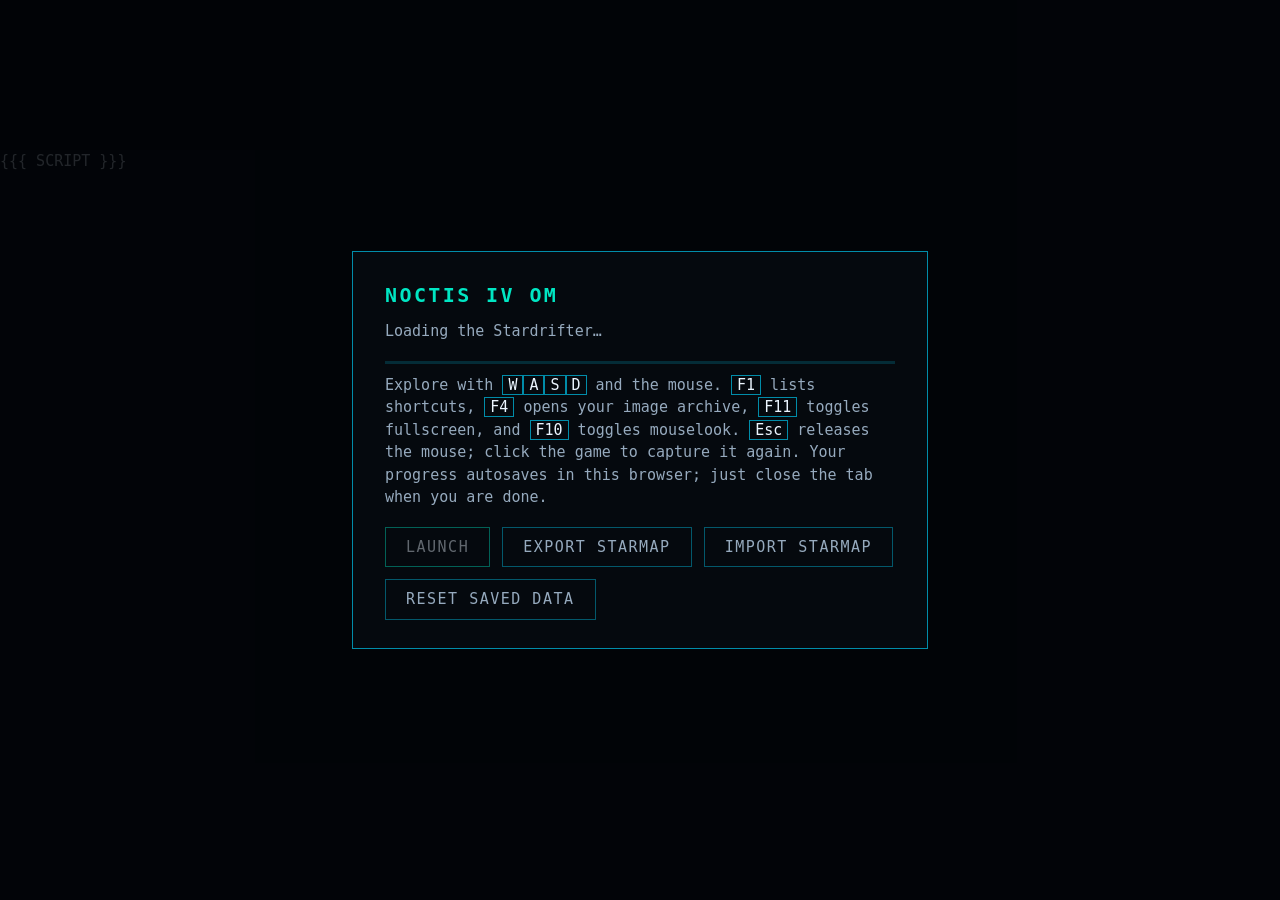
<file: web/shell.html>
<!doctype html>
<html lang="en">
<head>
  <meta charset="utf-8">
  <meta name="viewport" content="width=device-width, initial-scale=1">
  <title>Noctis IV OM</title>
  <style>
    :root {
      --bg: #04070b;
      --panel: rgba(6, 10, 16, 0.92);
      --border: rgba(0, 185, 220, 0.75);
      --accent: #00e6c3;
      --text: #ebf5ff;
      --muted: #96aabe;
    }
    html, body {
      margin: 0;
      height: 100%;
      background: var(--bg);
      color: var(--text);
      font: 15px/1.5 ui-monospace, "SFMono-Regular", Menlo, Consolas, monospace;
      overflow: hidden;
    }
    /* raylib sizes the canvas to the window (the game is resizable) and the
       game letterboxes itself, so CSS must not stretch it. */
    #canvas {
      display: block;
      outline: none;
      background: #000;
      image-rendering: pixelated;
    }
    .overlay {
      position: fixed;
      inset: 0;
      display: flex;
      align-items: safe center;
      justify-content: center;
      overflow-y: auto;
      background: rgba(2, 4, 8, 0.86);
      z-index: 10;
    }
    .overlay[hidden] { display: none; }
    .card {
      max-width: 34rem;
      margin: 16px;
      padding: 28px 32px;
      background: var(--panel);
      border: 1px solid var(--border);
    }
    .card h1 {
      margin: 0 0 4px;
      font-size: 20px;
      letter-spacing: 0.12em;
      color: var(--accent);
    }
    .card p { margin: 10px 0; color: var(--muted); }
    .card kbd {
      padding: 0 5px;
      border: 1px solid var(--border);
      color: var(--text);
      font: inherit;
    }
    .bar {
      height: 3px;
      margin-top: 18px;
      background: rgba(0, 185, 220, 0.2);
    }
    .bar > div {
      width: 0;
      height: 100%;
      background: var(--accent);
      transition: width 0.2s;
    }
    .actions {
      display: flex;
      gap: 12px;
      align-items: center;
      flex-wrap: wrap;
      margin-top: 18px;
    }
    .actions button {
      margin-top: 0;
    }
    button {
      margin-top: 18px;
      padding: 8px 20px;
      background: transparent;
      color: var(--text);
      border: 1px solid var(--accent);
      font: inherit;
      letter-spacing: 0.1em;
      cursor: pointer;
    }
    button:hover, button:focus-visible { background: rgba(0, 230, 195, 0.12); outline: none; }
    button[disabled] { opacity: 0.4; cursor: default; }
    button.btn-secondary {
      border-color: rgba(0, 185, 220, 0.45);
      color: var(--muted);
    }
    button.btn-secondary:hover, button.btn-secondary:focus-visible {
      border-color: #ff5252;
      color: #ff5252;
      background: rgba(255, 82, 82, 0.12);
    }
    .top-bar {
      position: fixed;
      top: 12px;
      right: 16px;
      z-index: 5;
      display: flex;
      gap: 8px;
    }
    .top-bar[hidden] { display: none; }
    .top-bar button {
      margin: 0;
      padding: 6px 14px;
      font-size: 12px;
      background: rgba(6, 10, 16, 0.85);
      backdrop-filter: blur(4px);
      border: 1px solid rgba(0, 185, 220, 0.4);
      color: var(--muted);
      letter-spacing: 0.08em;
      transition: all 0.15s ease;
    }
    .top-bar button:hover, .top-bar button:focus-visible {
      border-color: #ff5252;
      color: #ff5252;
      background: rgba(255, 82, 82, 0.15);
    }
    .top-bar button.btn-starmap:hover, .top-bar button.btn-starmap:focus-visible {
      border-color: var(--accent);
      color: var(--accent);
      background: rgba(0, 230, 195, 0.15);
    }
  </style>
</head>
<body>
  <canvas id="canvas" tabindex="-1" oncontextmenu="event.preventDefault()"></canvas>
  <input type="file" id="starmap-file-input" accept=".nsm,.json,.bin" style="display:none">

  <div class="top-bar" id="game-controls" hidden>
    <button id="ingame-export" type="button" class="btn-starmap" title="Export your discovered star and planet designations as a shareable packet">EXPORT STARMAP</button>
    <button id="ingame-import" type="button" class="btn-starmap" title="Import shared starmap discoveries from another explorer">IMPORT STARMAP</button>
    <button id="ingame-reset" type="button" title="Clear IndexedDB saved progress, bookmarks, and catalogs to restart fresh">RESET SAVED DATA</button>
  </div>

  <div class="overlay" id="launch">
    <div class="card">
      <h1>NOCTIS IV OM</h1>
      <p id="status">Loading the Stardrifter…</p>
      <div class="bar"><div id="progress"></div></div>
      <p>Explore with <kbd>W</kbd><kbd>A</kbd><kbd>S</kbd><kbd>D</kbd> and the mouse. <kbd>F1</kbd> lists shortcuts,
        <kbd>F4</kbd> opens your image archive, <kbd>F11</kbd> toggles fullscreen, and <kbd>F10</kbd> toggles mouselook.
        <kbd>Esc</kbd> releases the mouse; click the game to capture it again.
        Your progress autosaves in this browser; just close the tab when you are done.</p>
      <div class="actions">
        <button id="start" disabled>LAUNCH</button>
        <button id="launch-export" type="button" class="btn-secondary" title="Export your discovered star and planet designations">EXPORT STARMAP</button>
        <button id="launch-import" type="button" class="btn-secondary" title="Import shared starmap discoveries">IMPORT STARMAP</button>
        <button id="reset-storage" type="button" class="btn-secondary" title="Clear IndexedDB saved progress, bookmarks, and catalogs to restart fresh">RESET SAVED DATA</button>
      </div>
    </div>
  </div>

  <script>
    var canvas = document.getElementById('canvas');
    var launch = document.getElementById('launch');
    var startButton = document.getElementById('start');
    var resetButton = document.getElementById('reset-storage');
    var ingameReset = document.getElementById('ingame-reset');
    var gameControls = document.getElementById('game-controls');
    var statusText = document.getElementById('status');
    var progressBar = document.getElementById('progress');

    function updateOverlayControls() {
      if (gameControls) {
        var hasLock = document.pointerLockElement === canvas;
        gameControls.hidden = !launch.hidden || hasLock;
      }
    }

    function promptAndResetData() {
      var confirmed = window.confirm(
        "Reset all saved data in this browser?\n\n" +
        "This will permanently delete all flight logs, star and planet names, bookmarks, " +
        "and player saves in IndexedDB, restarting the Stardrifter fresh.\n\n" +
        "Are you sure you want to proceed?"
      );
      if (!confirmed) return;

      if (statusText) statusText.textContent = 'Clearing IndexedDB saved data…';
      if (startButton) startButton.disabled = true;
      if (resetButton) resetButton.disabled = true;
      if (ingameReset) ingameReset.disabled = true;

      if (typeof Module !== 'undefined' && typeof Module.resetSavedData === 'function') {
        Module.resetSavedData(function () {
          window.location.reload();
        });
      } else if (window.indexedDB && window.indexedDB.deleteDatabase) {
        var req = window.indexedDB.deleteDatabase('/persistent');
        req.onsuccess = req.onerror = req.onblocked = function () {
          window.location.reload();
        };
        setTimeout(function () { window.location.reload(); }, 1000);
      } else {
        window.location.reload();
      }
    }

    var exportBtn = document.getElementById('ingame-export');
    var importBtn = document.getElementById('ingame-import');
    var launchExportBtn = document.getElementById('launch-export');
    var launchImportBtn = document.getElementById('launch-import');
    var fileInput = document.getElementById('starmap-file-input');

    function triggerExport() {
      if (typeof Module !== 'undefined' && typeof Module.exportStarmapFile === 'function') {
        Module.exportStarmapFile(false);
      }
    }

    function triggerImport() {
      if (fileInput) {
        fileInput.value = '';
        fileInput.click();
      }
    }

    if (exportBtn) exportBtn.addEventListener('click', triggerExport);
    if (launchExportBtn) launchExportBtn.addEventListener('click', triggerExport);
    if (importBtn) importBtn.addEventListener('click', triggerImport);
    if (launchImportBtn) launchImportBtn.addEventListener('click', triggerImport);

    if (fileInput) {
      fileInput.addEventListener('change', function (e) {
        var file = e.target.files && e.target.files[0];
        if (!file) return;
        var reader = new FileReader();
        reader.onload = function (evt) {
          var buffer = evt.target.result;
          if (typeof Module !== 'undefined' && typeof Module.importStarmapFile === 'function') {
            Module.importStarmapFile(file.name, buffer, function (ok, msg) {
              alert(msg);
            });
          }
        };
        reader.readAsArrayBuffer(file);
      });
    }

    if (resetButton) resetButton.addEventListener('click', promptAndResetData);
    if (ingameReset) ingameReset.addEventListener('click', promptAndResetData);
    document.addEventListener('pointerlockchange', updateOverlayControls);

    // Keep browser shortcuts (help, find, caret browsing, scrolling) away from
    // the game, but leave reload (F5) and developer tools (F12) alone.
    var gameKeys = new Set(['F1', 'F2', 'F3', 'F4', 'F6', 'F7', 'F8', 'F9', 'F10', 'F11',
      'Tab', 'Backspace', 'Space', 'ArrowUp', 'ArrowDown', 'ArrowLeft', 'ArrowRight',
      'PageUp', 'PageDown', 'Home', 'End', 'Slash', 'Quote']);
    window.addEventListener('keydown', function (event) {
      var movieDeckShortcut = event.ctrlKey &&
        (event.code === 'Equal' || event.code === 'Minus' ||
         event.code === 'NumpadAdd' || event.code === 'NumpadSubtract');
      if (launch.hidden && (gameKeys.has(event.code) || movieDeckShortcut)) event.preventDefault();
    }, { capture: true });

    // Browsers only grant pointer lock and fullscreen from inside a user
    // gesture (click / keydown handler). The game loop never runs inside one,
    // so the page performs these requests itself and the game just observes
    // the result (raylib tracks pointerlockchange; the game reads
    // Module.nivlrFullscreen for its status badge).
    var wantPointerLock = true; // mouselook is on by default, F10 toggles it
    window.wantPointerLock = true;

    function lockPointer() {
      if (document.pointerLockElement === canvas || !canvas.requestPointerLock) return;
      try {
        var result = canvas.requestPointerLock();
        // Chrome returns a promise and rejects e.g. during the short cooldown
        // after the player pressed Esc; the next click simply tries again.
        if (result && result.catch) result.catch(function () {});
      } catch (e) {}
    }

    function unlockPointer() {
      if (document.pointerLockElement && document.exitPointerLock) document.exitPointerLock();
    }

    function toggleFullscreen() {
      if (document.fullscreenElement) {
        Module.nivlrFullscreen = false;
        if (document.exitFullscreen) document.exitFullscreen().catch(function () {});
      } else if (document.documentElement.requestFullscreen) {
        // Fullscreen the whole page so the canvas keeps following the window
        // size and the game keeps doing its own letterboxing.
        Module.nivlrFullscreen = true;
        document.documentElement.requestFullscreen({ navigationUI: 'hide' })
          .then(function () { if (wantPointerLock) lockPointer(); })
          .catch(function () { Module.nivlrFullscreen = !!document.fullscreenElement; });
      }
    }

    window.addEventListener('keydown', function (event) {
      if (!launch.hidden || event.repeat) return;
      var isEnter = event.code === 'Enter' || event.code === 'NumpadEnter';
      if (event.code === 'F11' || (event.altKey && isEnter)) {
        event.preventDefault();
        toggleFullscreen();
      } else if (event.code === 'F10') {
        wantPointerLock = !wantPointerLock;
        window.wantPointerLock = wantPointerLock;
        if (wantPointerLock) lockPointer(); else unlockPointer();
      }
    }, { capture: true });

    // Esc (or alt-tab) releases the lock in every browser; clicking the game
    // captures the mouse again unless the player turned mouselook off.
    canvas.addEventListener('mousedown', function () {
      if (launch.hidden && wantPointerLock) lockPointer();
    });

    document.addEventListener('fullscreenchange', function () {
      Module.nivlrFullscreen = !!document.fullscreenElement;
    });

    var Module = {
      nivlrFullscreen: false,
      canvas: canvas,
      print: function (text) { console.log(text); },
      printErr: function (text) { console.warn(text); },
      setStatus: function (text) {
        var match = text && text.match(/\(([\d.]+)\/(\d+)\)/);
        if (match) progressBar.style.width = (100 * match[1] / match[2]) + '%';
        if (text) statusText.textContent = text.replace(/\(.*\)/, '').trim() || 'Loading…';
      },
      onRuntimeInitialized: function () {
        progressBar.style.width = '100%';
        statusText.textContent = 'Systems nominal.';
        startButton.disabled = false;
        startButton.focus();
      }
    };

    startButton.addEventListener('click', function () {
      launch.hidden = true;
      canvas.focus();
      if (wantPointerLock) lockPointer();
      updateOverlayControls();
    });
    window.addEventListener('error', function () {
      statusText.textContent = 'The game stopped unexpectedly. See the browser console for details.';
    });
  </script>
  {{{ SCRIPT }}}
</body>
</html>
</file>
<file: home.css>
/* Noctis IV OM — Stardrifter Operating Handbook.
   Cream paper, a navy binder spine, black terminal specimens, hard EGA edges.
   No web fonts, no external assets. The game's own screenshots are the plates. */

:root {
    --ega-black: #000000;
    --ega-blue: #0000aa;
    --ega-green: #00aa00;
    --ega-cyan: #00aaaa;
    --ega-red: #aa0000;
    --ega-lgray: #aaaaaa;
    --ega-dgray: #555555;
    --ega-bgreen: #55ff55;
    --ega-bcyan: #55ffff;
    --ega-yellow: #ffff55;
    --ega-white: #ffffff;

    --desk: var(--ega-black);
    --desk-dither: #000055;
    --paper: #f4f1e6;
    --paper-2: #ebe6d6;
    --ink: #151810;
    --muted: #55594d;
    --rule: #c7bfaa;
    --blue: var(--ega-blue);
    --red: var(--ega-red);
    --green: #006600;
    --cyan: #006666;
    --brown: #7a4b00;
    --spine: #000055;
    --spine-rule: rgba(255, 255, 255, 0.18);

    --terminal: #050505;
    --terminal-ink: #c9c9c9;
    --terminal-rule: #252525;

    --serif: "Iowan Old Style", "Palatino Linotype", "Book Antiqua", Palatino, Georgia, serif;
    --mono: ui-monospace, "Cascadia Mono", "DejaVu Sans Mono", "Liberation Mono", "Courier New", monospace;

    --gutter: clamp(1rem, 3vw, 2rem);
    --sheet: 84rem;
    --rail: 15.5rem;

    color-scheme: light;
}

* { box-sizing: border-box; }

html {
    scroll-behavior: smooth;
    scroll-padding-top: 5.5rem;
    -webkit-text-size-adjust: 100%;
}

body {
    margin: 0;
    background-color: var(--desk);
    background-image: repeating-conic-gradient(var(--desk) 0% 25%, var(--desk-dither) 0% 50%);
    background-size: 4px 4px;
    background-attachment: fixed;
    color: var(--ink);
    font-family: var(--serif);
    font-size: 1rem;
    line-height: 1.62;
    overflow-x: hidden;
}

::selection { background: var(--ega-yellow); color: var(--ega-black); }

a {
    color: var(--blue);
    text-decoration: underline;
    text-decoration-thickness: 1px;
    text-underline-offset: 0.16em;
}
a:hover { background: var(--ega-yellow); color: var(--ega-black); text-decoration: none; }

:focus-visible {
    outline: 3px dashed var(--ega-red);
    outline-offset: 3px;
}
.rail :focus-visible,
.terminal :focus-visible,
.code-card :focus-visible,
.site-foot :focus-visible,
.migration-note :focus-visible { outline-color: var(--ega-yellow); }
.guide-note :focus-visible { outline-color: var(--ega-black); }
.btn:focus-visible { outline-color: var(--ega-black); }
.btn.primary:focus-visible { outline-color: var(--ega-yellow); }
.code-card .btn:focus-visible { outline-color: var(--ega-yellow); }

code, kbd, pre { font-family: var(--mono); }

code {
    background: #e7e1d0;
    border: 1px solid #d6ceb9;
    padding: 0.04em 0.24em;
    color: #10140d;
    font-size: 0.9em;
    overflow-wrap: anywhere;
}
.terminal code,
.guide-note code,
.migration-note code,
.site-foot code,
.manifest code {
    background: transparent;
    border: 0;
    padding: 0;
}
.terminal code { color: var(--ega-bcyan); }

kbd {
    display: inline-block;
    min-width: 1.55em;
    margin: 0 0.06em;
    padding: 0.12em 0.28em;
    border: 1px solid var(--ink);
    border-bottom-width: 3px;
    background: #fffdf5;
    color: var(--ink);
    font-size: 0.66em;
    font-weight: 700;
    line-height: 1.3;
    text-align: center;
    vertical-align: 0.06em;
    white-space: nowrap;
}

.skip {
    position: absolute;
    left: -999px;
    top: 0;
    z-index: 300;
    padding: 0.55rem 1rem;
    background: var(--ega-yellow);
    color: var(--ega-black);
    font: 700 0.72rem/1.3 var(--mono);
    text-transform: uppercase;
}
.skip:focus { left: var(--gutter); top: 0.5rem; }

.visually-hidden {
    position: absolute;
    width: 1px;
    height: 1px;
    padding: 0;
    margin: -1px;
    overflow: hidden;
    clip: rect(0 0 0 0);
    white-space: nowrap;
    border: 0;
}

.wrap {
    width: 100%;
    max-width: 96rem;
    margin: 0 auto;
    padding: 0 var(--gutter);
}

/* ---------- Machine chrome ---------- */

.window-bar {
    display: flex;
    align-items: center;
    justify-content: space-between;
    gap: 1rem;
    padding: 0.28rem var(--gutter);
    background: var(--ega-black);
    border-bottom: 1px solid #222;
    color: var(--ega-lgray);
    font: 0.62rem/1.4 var(--mono);
    letter-spacing: 0.07em;
    text-transform: uppercase;
}
.window-name { color: var(--ega-bcyan); }
.window-meta { color: #9a9a9a; }
.window-controls { color: var(--ega-lgray); white-space: nowrap; }

.site-head {
    position: sticky;
    top: 0;
    z-index: 80;
    background: var(--ega-lgray);
    border-bottom: 4px solid var(--ega-black);
}

.head-inner {
    display: flex;
    align-items: center;
    justify-content: space-between;
    gap: 0.4rem 1rem;
    min-height: 3.1rem;
    padding-block: 0.25rem;
    flex-wrap: wrap;
}

.brand {
    display: inline-flex;
    align-items: center;
    gap: 0.45rem;
    padding: 0.15rem 0.25rem;
    color: var(--ega-black);
    text-decoration: none;
}
.brand:hover { background: var(--ega-black); color: var(--ega-white); }

.brand-mark {
    display: grid;
    place-items: center;
    width: 1.6rem;
    height: 1.6rem;
    background: var(--ega-black);
    color: var(--ega-yellow);
    font: 700 0.86rem/1 var(--mono);
    box-shadow: 2px 2px 0 var(--ega-dgray);
}
.brand:hover .brand-mark { background: var(--ega-white); color: var(--ega-black); }

.brand-name {
    font: 700 0.88rem/1 var(--mono);
    letter-spacing: 0.04em;
    text-transform: uppercase;
}
.brand-name span { color: var(--ega-red); }
.brand:hover .brand-name span { color: var(--ega-yellow); }
.brand-ver { color: #333333; font: 0.6rem/1 var(--mono); letter-spacing: 0.06em; }

.site-head :focus-visible,
.window-bar :focus-visible { outline-color: var(--ega-black); }

.head-nav {
    display: flex;
    flex-wrap: wrap;
    align-items: center;
    gap: 0.15rem;
    font: 700 0.64rem/1.2 var(--mono);
    letter-spacing: 0.04em;
    text-transform: uppercase;
}
.head-nav a { padding: 0.3rem 0.4rem; color: var(--ega-black); text-decoration: none; }
.head-nav a:hover { background: var(--ega-black); color: var(--ega-white); }

/* ---------- Beveled controls ---------- */

.btn {
    display: inline-flex;
    align-items: center;
    justify-content: center;
    gap: 0.45rem;
    padding: 0.55rem 0.8rem;
    border-top: 2px solid var(--ega-white);
    border-left: 2px solid var(--ega-white);
    border-right: 2px solid var(--ega-dgray);
    border-bottom: 2px solid var(--ega-dgray);
    background: var(--ega-lgray);
    box-shadow: 3px 3px 0 var(--ega-black), 0 0 0 1px var(--ega-black);
    color: var(--ega-black);
    font: 700 0.7rem/1.2 var(--mono);
    letter-spacing: 0.05em;
    text-decoration: none;
    text-transform: uppercase;
    cursor: pointer;
}
.btn:hover { background: var(--ega-yellow); color: var(--ega-black); }
.btn:active { transform: translate(2px, 2px); box-shadow: 1px 1px 0 var(--ega-black), 0 0 0 1px var(--ega-black); }

.btn.primary {
    background: var(--ega-blue);
    border-top-color: #5555ff;
    border-left-color: #5555ff;
    border-right-color: #000055;
    border-bottom-color: #000055;
    color: var(--ega-white);
}
.btn.primary:hover { background: var(--ega-red); color: var(--ega-white); }

.head-cta { padding: 0.38rem 0.6rem; font-size: 0.6rem; box-shadow: 2px 2px 0 var(--ega-black), 0 0 0 1px var(--ega-black); }

.text-link {
    display: inline-block;
    padding: 0.2rem 0;
    font: 700 0.64rem/1.3 var(--mono);
    letter-spacing: 0.04em;
    text-transform: uppercase;
}

/* ---------- Desk and binder ---------- */

.desk { padding: clamp(1rem, 2.5vw, 2rem) var(--gutter) clamp(1.5rem, 3vw, 2.5rem); }

.sheet {
    display: grid;
    grid-template-columns: var(--rail) minmax(0, 1fr);
    width: 100%;
    max-width: var(--sheet);
    margin: 0 auto;
    background: var(--spine);
    border: 3px solid var(--ega-black);
    box-shadow: 6px 6px 0 var(--ega-black);
    align-items: start;
}

.rail {
    min-width: 0;
    position: sticky;
    top: 3.65rem;
    align-self: start;
    max-height: calc(100vh - 4.7rem);
    overflow-y: auto;
    padding: 1.4rem 1.1rem 1.2rem;
    background: var(--spine);
    border-right: 3px solid var(--ega-black);
    color: var(--ega-white);
    scrollbar-width: thin;
    scrollbar-color: var(--ega-bcyan) var(--spine);
}
.rail::-webkit-scrollbar { width: 8px; }
.rail::-webkit-scrollbar-track { background: var(--spine); }
.rail::-webkit-scrollbar-thumb { background: var(--ega-bcyan); }

.rail-head { padding-bottom: 0.9rem; border-bottom: 1px solid var(--spine-rule); }
.rail-label {
    margin: 0 0 0.3rem;
    color: var(--ega-bcyan);
    font: 0.55rem/1.4 var(--mono);
    letter-spacing: 0.13em;
    text-transform: uppercase;
}
.rail-title {
    margin: 0;
    color: var(--ega-white);
    font: 800 1.55rem/1.02 var(--mono);
    letter-spacing: 0.03em;
}
.rail-meta {
    margin: 0.55rem 0 0;
    color: #b9b9e8;
    font: 0.56rem/1.4 var(--mono);
    letter-spacing: 0.07em;
}

.rail-nav { display: grid; margin: 0.8rem 0 0; }
.rail-nav a {
    display: flex;
    gap: 0.5rem;
    align-items: baseline;
    padding: 0.33rem 0.3rem;
    border-bottom: 1px solid var(--spine-rule);
    color: #e4e4ff;
    font: 0.7rem/1.35 var(--mono);
    text-decoration: none;
}
.rail-nav a span { color: var(--ega-bcyan); font-size: 0.53rem; }
.rail-nav a:hover { background: var(--ega-black); color: var(--ega-white); }
.rail-nav a[aria-current="location"] { background: var(--ega-yellow); color: var(--ega-black); font-weight: 700; }
.rail-nav a[aria-current="location"] span { color: var(--ega-red); }

.rail-chart {
    margin-top: 1rem;
    border: 1px solid #3a3a8a;
    background: var(--ega-black);
}
.rail-chart svg { display: block; width: 100%; height: auto; }

.rail-status {
    display: flex;
    align-items: center;
    gap: 0.4rem;
    margin: 0.95rem 0 0;
    color: var(--ega-bgreen);
    font: 0.52rem/1.4 var(--mono);
    letter-spacing: 0.08em;
}
.rail-status span {
    display: inline-block;
    width: 0.46rem;
    height: 0.46rem;
    background: var(--ega-bgreen);
    box-shadow: 1px 1px 0 var(--ega-black);
}
.rail-note {
    margin: 0.8rem 0 0;
    color: #9a9ac9;
    font: 0.48rem/1.5 var(--mono);
    letter-spacing: 0.06em;
}

/* ---------- Paper ---------- */

.paper {
    min-width: 0;
    background: var(--paper);
    padding: clamp(1.35rem, 3.4vw, 3.2rem);
}

.chapter { border-top: 2px solid var(--ink); padding: 2.2rem 0 2.8rem; }
.chapter:first-child { border-top: 0; padding-top: 0.8rem; }
.chapter:target { scroll-margin-top: 5.5rem; }

.chapter-cap {
    display: flex;
    align-items: baseline;
    justify-content: space-between;
    gap: 0.75rem;
    margin-bottom: 1.1rem;
    padding-bottom: 0.32rem;
    border-bottom: 1px solid var(--rule);
    color: var(--muted);
    font: 0.55rem/1.4 var(--mono);
    letter-spacing: 0.08em;
    text-transform: uppercase;
}
.chapter-cap span:first-child { color: var(--blue); font-weight: 700; }
.chapter-cap span:last-child { white-space: nowrap; }

.kicker {
    margin: 0 0 0.55rem;
    color: var(--red);
    font: 700 0.6rem/1.4 var(--mono);
    letter-spacing: 0.12em;
    text-transform: uppercase;
}
.kicker span { color: var(--blue); padding: 0 0.15rem; }

h1, h2, h3 { margin: 0; color: var(--ink); font-family: var(--mono); }
h1 {
    font-size: clamp(2.8rem, 6vw, 5.25rem);
    font-weight: 800;
    line-height: 0.9;
    letter-spacing: -0.065em;
}
h2 {
    font-size: clamp(1.65rem, 3.1vw, 2.65rem);
    font-weight: 800;
    line-height: 1.04;
    letter-spacing: -0.03em;
    text-wrap: balance;
}
h3 { font-size: 0.98rem; line-height: 1.25; letter-spacing: -0.01em; }

.lede {
    max-width: 68ch;
    margin: 0.9rem 0 0;
    color: #2b2f24;
    font-size: 1.03rem;
    line-height: 1.62;
}

.chapter-body > p { max-width: 74ch; }
.chapter-body p { margin-top: 0; }

.meta {
    display: flex;
    flex-wrap: wrap;
    gap: 0.15rem 0.55rem;
    margin: 1.1rem 0 0;
    color: var(--muted);
    font: 0.56rem/1.4 var(--mono);
    font-weight: 700;
    letter-spacing: 0.07em;
}
.meta span + span::before { content: "·"; margin-right: 0.55rem; color: var(--rule); }

.actions {
    display: flex;
    flex-wrap: wrap;
    align-items: center;
    gap: 0.65rem;
    margin: 1.25rem 0 0;
}

.small-note {
    margin: 0.9rem 0 0;
    padding-top: 0.6rem;
    border-top: 1px solid var(--rule);
    color: var(--muted);
    font-size: 0.75rem;
    line-height: 1.55;
}
.small-note b { color: var(--ink); }

.card-label {
    margin: 0 0 0.45rem;
    color: var(--red);
    font: 700 0.55rem/1.4 var(--mono);
    letter-spacing: 0.12em;
    text-transform: uppercase;
}

/* ---------- Cover ---------- */

.cover .chapter-cap { margin-bottom: 1.2rem; }

.cover-grid {
    display: grid;
    grid-template-columns: minmax(0, 1.12fr) minmax(0, 0.88fr);
    gap: clamp(1.4rem, 3.2vw, 2.6rem);
    align-items: start;
}

.cover-copy { min-width: 0; }

.cover-sub {
    margin: 0.55rem 0 0;
    color: var(--blue);
    font: 700 0.66rem/1.45 var(--mono);
    letter-spacing: 0.14em;
    text-transform: uppercase;
}

.om-mark {
    display: inline-block;
    margin-left: 0.12em;
    padding: 0.08em 0.16em 0.02em;
    border: 3px solid var(--ega-black);
    background: var(--blue);
    box-shadow: 4px 4px 0 var(--ega-black);
    color: var(--ega-yellow);
    font-size: 0.55em;
    line-height: 1;
    letter-spacing: -0.03em;
    vertical-align: 0.12em;
}

.cover .lede { max-width: 59ch; margin-top: 0.85rem; }

.release-stamp {
    display: inline-flex;
    flex-direction: column;
    align-items: flex-start;
    gap: 0.08rem;
    margin: 1.15rem 0 0;
    padding: 0.42rem 0.65rem;
    border: 2px solid var(--red);
    background: rgba(170, 0, 0, 0.035);
    box-shadow: 3px 3px 0 rgba(170, 0, 0, 0.18);
    color: var(--red);
    font: 0.5rem/1.35 var(--mono);
    letter-spacing: 0.08em;
    transform: rotate(-1.4deg);
}
.release-stamp b { font-size: 0.92rem; line-height: 1.1; letter-spacing: 0.02em; }

.hero-plate { min-width: 0; margin: 0; }

.plate-frame {
    padding: 0.38rem;
    border: 2px solid var(--ega-black);
    background: var(--ega-black);
    box-shadow: 5px 5px 0 var(--ega-lgray);
}
.plate-frame img {
    display: block;
    width: 100%;
    height: auto;
    border: 1px solid #333333;
    image-rendering: pixelated;
}

.hero-plate figcaption {
    display: flex;
    flex-wrap: wrap;
    align-items: baseline;
    justify-content: space-between;
    gap: 0.35rem 0.6rem;
    padding: 0.42rem 0.5rem;
    background: var(--ega-black);
    color: var(--terminal-ink);
    font: 0.52rem/1.45 var(--mono);
    letter-spacing: 0.05em;
}
.hero-plate figcaption b { color: var(--ega-yellow); }
.plate-spec { color: #888888; white-space: nowrap; }

.spec-strip {
    display: grid;
    grid-template-columns: repeat(4, minmax(0, 1fr));
    margin: 2rem 0 0;
    background: var(--ega-black);
    border: 2px solid var(--ega-black);
    color: var(--ega-white);
}
.spec-strip div { padding: 0.62rem 0.75rem; border-right: 1px solid #333333; }
.spec-strip div:last-child { border-right: 0; }
.spec-strip dt {
    margin: 0 0 0.15rem;
    color: var(--ega-lgray);
    font: 0.5rem/1.4 var(--mono);
    letter-spacing: 0.08em;
    text-transform: uppercase;
}
.spec-strip dd { margin: 0; color: var(--ega-yellow); font: 700 0.8rem/1.2 var(--mono); }

.provenance-line {
    max-width: 100% !important;
    margin: 1rem 0 0;
    padding-top: 0.6rem;
    border-top: 1px solid var(--rule);
    color: var(--muted);
    font-size: 0.69rem;
    line-height: 1.55;
}
.provenance-line b { color: var(--ink); }

/* ---------- Section heads ---------- */

.sec-head {
    display: grid;
    grid-template-columns: 2.7rem minmax(0, 1fr) auto;
    gap: 0.85rem;
    align-items: start;
    margin-bottom: 0.95rem;
    padding-bottom: 0.75rem;
    border-bottom: 2px solid var(--ink);
}
.sec-num {
    color: var(--red);
    font: 800 2rem/0.95 var(--mono);
    letter-spacing: -0.06em;
}
.sec-head h2 { margin-top: 0.12rem; color: var(--blue); }
.sec-ref {
    align-self: start;
    padding: 0.12rem 0.3rem;
    border: 1px solid var(--rule);
    color: var(--muted);
    font: 0.52rem/1.4 var(--mono);
    letter-spacing: 0.05em;
    white-space: nowrap;
}

/* ---------- The quiet ---------- */

.quiet-grid {
    display: grid;
    grid-template-columns: minmax(0, 1.12fr) minmax(0, 0.88fr);
    gap: clamp(1.4rem, 3vw, 2.4rem);
    margin-top: 1.4rem;
    align-items: start;
}

.quiet-copy p {
    max-width: 68ch;
    margin-bottom: 0.95rem;
    color: #2b2f24;
    font-size: 0.93rem;
    line-height: 1.66;
}
.quiet-copy em { color: var(--ink); }

.side-note {
    min-width: 0;
    padding: 0.95rem 1rem 1rem;
    border: 1px solid var(--rule);
    border-top: 6px solid var(--blue);
    background: var(--paper-2);
}

.ship-plate { margin: 0 0 0.6rem; }
.ship-plate img {
    display: block;
    width: 100%;
    height: auto;
    border: 2px solid var(--ega-black);
    image-rendering: pixelated;
}
.ship-plate figcaption {
    margin-top: 0.3rem;
    color: var(--muted);
    font: 0.48rem/1.45 var(--mono);
    letter-spacing: 0.05em;
}

.side-copy {
    margin: 0 0 0.95rem;
    color: var(--muted);
    font-size: 0.78rem;
    line-height: 1.55;
}

.lineage-label { margin-top: 0.9rem; padding-top: 0.7rem; border-top: 1px solid var(--rule); }
.lineage { margin: 0; }
.lineage div { padding: 0.4rem 0; border-top: 1px solid var(--rule); }
.lineage div:first-child { border-top: 0; padding-top: 0; }
.lineage dt {
    margin-bottom: 0.05rem;
    color: var(--blue);
    font: 700 0.55rem/1.4 var(--mono);
    letter-spacing: 0.03em;
}
.lineage dd { margin: 0; color: var(--muted); font-size: 0.72rem; line-height: 1.45; }

.side-foot {
    margin: 0.7rem 0 0;
    font: 0.52rem/1.45 var(--mono);
    letter-spacing: 0.03em;
}
.side-foot span { color: var(--rule); }

.pull {
    margin: 1.4rem 0 0;
    padding: 0.9rem 1.1rem;
    border-left: 6px solid var(--red);
    background: var(--paper-2);
    color: var(--ink);
    font-size: 1.1rem;
    font-weight: 700;
    line-height: 1.45;
    letter-spacing: -0.01em;
}
.pull p { margin: 0; }

.callout {
    max-width: 100% !important;
    margin: 1.4rem 0 0;
    padding: 0.78rem 1rem;
    border-left: 6px solid var(--ega-yellow);
    background: var(--ega-black);
    color: var(--ega-white);
    font-size: 0.82rem;
    line-height: 1.55;
}
.callout b { color: var(--ega-yellow); }

.loop {
    display: grid;
    grid-template-columns: repeat(5, minmax(0, 1fr));
    margin: 1.4rem 0 0;
    padding: 0;
    list-style: none;
    border-top: 2px solid var(--ink);
    border-bottom: 2px solid var(--ink);
}
.loop li { min-width: 0; padding: 0.75rem 0.7rem; border-right: 1px solid var(--rule); }
.loop li:last-child { border-right: 0; }
.loop-num {
    display: block;
    margin-bottom: 0.3rem;
    color: var(--red);
    font: 700 0.52rem/1.3 var(--mono);
    letter-spacing: 0.06em;
}
.loop h3 { color: var(--blue); font-size: 0.76rem; letter-spacing: 0.04em; }
.loop p { margin: 0.25rem 0 0; color: var(--muted); font-size: 0.68rem; line-height: 1.45; }

/* ---------- First flight ---------- */

.flight-grid {
    display: grid;
    grid-template-columns: minmax(0, 1.12fr) minmax(0, 0.88fr);
    gap: clamp(1.4rem, 3vw, 2.3rem);
    margin-top: 1.4rem;
    align-items: start;
}

.flight-steps {
    margin: 0;
    padding: 0;
    list-style: none;
    border-top: 2px solid var(--ink);
}
.flight-steps li {
    display: grid;
    grid-template-columns: 2rem minmax(0, 1fr);
    gap: 0.7rem;
    padding: 0.8rem 0;
    border-bottom: 1px solid var(--rule);
}
.step-num { color: var(--red); font: 700 0.92rem/1.25 var(--mono); letter-spacing: -0.03em; }
.step-body { min-width: 0; }
.step-body h3 { margin: 0 0 0.25rem; color: var(--blue); font-size: 0.92rem; }
.step-body p { max-width: 62ch; margin: 0; color: var(--muted); font-size: 0.79rem; line-height: 1.56; }
.step-body code { font-size: 0.88em; }

.flight-card { min-width: 0; display: flex; flex-direction: column; gap: 0.8rem; }

.terminal {
    background: var(--terminal);
    border: 2px solid var(--ega-black);
    box-shadow: 4px 4px 0 var(--ega-lgray);
    color: var(--terminal-ink);
}
.terminal-bar {
    display: flex;
    align-items: center;
    justify-content: space-between;
    gap: 0.75rem;
    padding: 0.26rem 0.55rem;
    background: var(--ega-lgray);
    color: var(--ega-black);
    font: 700 0.53rem/1.4 var(--mono);
    letter-spacing: 0.05em;
    text-transform: uppercase;
}
.terminal-bar span:last-child { color: #333333; font-weight: 400; text-align: right; }
.terminal-body { padding: 0.8rem 0.9rem; overflow: hidden; }
.terminal pre {
    margin: 0;
    max-width: 100%;
    overflow-x: auto;
    color: var(--terminal-ink);
    font: 0.69rem/1.65 var(--mono);
    tab-size: 4;
}
.terminal-foot {
    display: flex;
    justify-content: space-between;
    gap: 0.75rem;
    padding: 0.24rem 0.55rem;
    border-top: 1px solid var(--terminal-rule);
    color: #999999;
    font: 0.49rem/1.4 var(--mono);
    letter-spacing: 0.06em;
    text-transform: uppercase;
}
.terminal-foot span:last-child { text-align: right; }

.t-prompt { color: var(--ega-bgreen); }
.t-cmd { color: var(--ega-white); }
.t-dim { color: #9a9a9a; }
.t-cyan { color: var(--ega-bcyan); }
.t-ok { color: var(--ega-bgreen); }
.t-warn { color: var(--ega-yellow); }
.t-err { color: #ff5555; }

.t-cursor {
    display: inline-block;
    width: 0.55em;
    height: 1em;
    background: var(--ega-bgreen);
    vertical-align: -0.15em;
    animation: blink 1.1s steps(1) infinite;
}
@keyframes blink { 50% { opacity: 0; } }

.specimen-note {
    margin: 0;
    color: var(--muted);
    font-size: 0.71rem;
    line-height: 1.55;
}
.specimen-note b { color: var(--ink); }

.guide-note {
    padding: 0.8rem 0.95rem;
    border: 2px solid var(--ega-black);
    background: var(--ega-yellow);
    box-shadow: 3px 3px 0 var(--ega-black);
    color: var(--ega-black);
}
.guide-note .card-label { color: var(--ega-black); }
.guide-note h3 { margin: 0.05rem 0 0.35rem; font-size: 1.35rem; color: var(--ega-black); }
.guide-note p { margin: 0; font-size: 0.75rem; line-height: 1.5; }
.guide-note a { color: var(--ega-black); font-weight: 700; }

.flight-foot {
    max-width: 100% !important;
    margin: 1.2rem 0 0;
    padding-top: 0.7rem;
    border-top: 1px solid var(--rule);
    color: var(--muted);
    font-size: 0.74rem;
    line-height: 1.55;
}
.flight-foot b { color: var(--ink); }

/* ---------- Systems ---------- */

.system-grid {
    display: grid;
    grid-template-columns: minmax(0, 1.08fr) minmax(0, 0.92fr);
    gap: clamp(1.4rem, 3vw, 2.3rem);
    margin-top: 1.4rem;
    align-items: start;
}
.system-copy p { max-width: 68ch; color: #2b2f24; font-size: 0.9rem; line-height: 1.65; }

.spec-table {
    width: 100%;
    margin: 1rem 0 0;
    border-collapse: collapse;
    font-size: 0.75rem;
    line-height: 1.5;
}
.spec-table th {
    width: 25%;
    padding: 0.46rem 0.5rem 0.46rem 0;
    border-bottom: 1px solid var(--rule);
    color: var(--blue);
    font: 700 0.54rem/1.4 var(--mono);
    letter-spacing: 0.05em;
    text-align: left;
    text-transform: uppercase;
    vertical-align: top;
}
.spec-table td {
    padding: 0.46rem 0;
    border-bottom: 1px solid var(--rule);
    color: var(--muted);
    vertical-align: top;
}
.spec-table tr:last-child th,
.spec-table tr:last-child td { border-bottom: 0; }

.proof { min-width: 0; display: flex; flex-direction: column; gap: 0.8rem; }

.proof-list {
    display: grid;
    grid-template-columns: repeat(2, minmax(0, 1fr));
    margin: 0;
    border: 2px solid var(--ega-black);
    background: var(--ega-black);
    color: var(--ega-white);
}
.proof-list div { padding: 0.5rem 0.6rem; border-right: 1px solid #333333; border-bottom: 1px solid #333333; }
.proof-list div:nth-child(2n) { border-right: 0; }
.proof-list div:nth-last-child(-n+2) { border-bottom: 0; }
.proof-list dt { color: var(--ega-lgray); font: 0.48rem/1.4 var(--mono); letter-spacing: 0.06em; text-transform: uppercase; }
.proof-list dd { margin: 0.1rem 0 0; color: var(--ega-yellow); font: 700 0.7rem/1.2 var(--mono); }

.architecture {
    display: grid;
    grid-template-columns: repeat(3, minmax(0, 1fr));
    gap: 1rem;
    margin-top: 1.5rem;
}
.architecture article {
    min-width: 0;
    padding: 0.85rem 0.95rem;
    border: 1px solid var(--rule);
    border-top: 5px solid var(--blue);
    background: var(--paper-2);
}
.architecture article:nth-child(2) { border-top-color: var(--red); }
.architecture article:nth-child(3) { border-top-color: var(--brown); }
.architecture h3 { margin: 0.1rem 0 0.35rem; color: var(--ink); font-size: 1.05rem; }
.architecture p { margin: 0; color: var(--muted); font-size: 0.75rem; line-height: 1.55; }

.doc-line {
    max-width: 100% !important;
    margin: 1.2rem 0 0;
    padding-top: 0.7rem;
    border-top: 1px solid var(--rule);
    color: var(--muted);
    font: 0.56rem/1.6 var(--mono);
    letter-spacing: 0.03em;
}
.doc-line b { color: var(--ink); }
.doc-line span { color: var(--rule); }

/* ---------- Plates ---------- */

.plate-grid {
    display: grid;
    grid-template-columns: repeat(12, minmax(0, 1fr));
    gap: 1rem;
    margin-top: 1.4rem;
    align-items: start;
}
.plate {
    min-width: 0;
    margin: 0;
    border: 2px solid var(--ega-black);
    background: var(--ega-black);
    box-shadow: 4px 4px 0 var(--ega-lgray);
}
.plate-wide { grid-column: span 7; }
.plate-narrow { grid-column: span 5; }
.plate .plate-frame { padding: 0.32rem; border: 0; box-shadow: none; }
.plate img { display: block; width: 100%; height: auto; image-rendering: pixelated; }
.plate figcaption {
    padding: 0.5rem 0.6rem 0.55rem;
    border-top: 1px solid #333333;
    color: var(--terminal-ink);
    font: 0.53rem/1.45 var(--mono);
    letter-spacing: 0.03em;
}
.plate figcaption span { display: block; }
.plate figcaption b { color: var(--ega-yellow); }
.plate figcaption span + span { margin-top: 0.2rem; color: #9a9a9a; }

.plate-note {
    max-width: 100% !important;
    margin: 1.15rem 0 0;
    padding-top: 0.6rem;
    border-top: 1px solid var(--rule);
    color: var(--muted);
    font-size: 0.72rem;
    line-height: 1.55;
}
.plate-note b { color: var(--ink); }

/* ---------- Cockpit card ---------- */

.controls-grid {
    display: grid;
    grid-template-columns: repeat(2, minmax(0, 1fr));
    gap: 1rem;
    margin-top: 1.35rem;
}
.control-card {
    min-width: 0;
    padding: 0.9rem 1rem;
    border: 1px solid var(--rule);
    border-top: 5px solid var(--blue);
    background: var(--paper-2);
}
.control-card:nth-child(2) { border-top-color: var(--red); }
.control-card:nth-child(3) { border-top-color: var(--green); }
.control-card:nth-child(4) { border-top-color: var(--brown); }
.control-card h3 { margin: 0.1rem 0 0.5rem; font-size: 1.02rem; color: var(--ink); }
.control-card dl { margin: 0; }
.control-card dl div {
    display: grid;
    grid-template-columns: minmax(6.8rem, 0.6fr) minmax(0, 1fr);
    gap: 0.6rem;
    padding: 0.34rem 0;
    border-top: 1px solid var(--rule);
}
.control-card dt, .control-card dd { margin: 0; }
.control-card dd { color: var(--muted); font-size: 0.74rem; line-height: 1.45; }

.manual-bar {
    display: flex;
    flex-wrap: wrap;
    justify-content: space-between;
    align-items: center;
    gap: 0.8rem 1.2rem;
    margin-top: 1.3rem;
    padding: 0.75rem 0.9rem;
    border: 1px solid var(--ink);
    background: var(--paper-2);
    color: var(--muted);
    font: 0.6rem/1.55 var(--mono);
}
.manual-links { display: flex; flex-wrap: wrap; gap: 0.55rem 1rem; }
.manual-links a { font-weight: 700; }

/* ---------- Release ---------- */

.release-head {
    display: flex;
    flex-wrap: wrap;
    align-items: center;
    justify-content: space-between;
    gap: 1rem;
    margin: 1.35rem 0 1.2rem;
    padding: 0.9rem 0;
    border-top: 2px solid var(--ink);
    border-bottom: 2px solid var(--ink);
}
.release-title { margin: 0; color: var(--ink); font: 700 1.3rem/1.2 var(--mono); letter-spacing: -0.02em; }
.release-title b { color: var(--blue); }
.release-date { margin: 0.2rem 0 0; color: var(--muted); font: 0.58rem/1.45 var(--mono); letter-spacing: 0.02em; }

.release-grid {
    display: grid;
    grid-template-columns: minmax(0, 1.15fr) minmax(0, 0.85fr);
    gap: 1.4rem;
    align-items: start;
    margin-bottom: 1.3rem;
}
.release-list { margin: 0.4rem 0 0 1rem; padding: 0; }
.release-list li { margin: 0.4rem 0; color: var(--muted); font-size: 0.78rem; line-height: 1.55; }
.release-list li::marker { color: var(--red); }

.requirements {
    padding: 0.85rem 0.95rem;
    border: 1px solid var(--rule);
    border-top: 5px solid var(--red);
    background: var(--paper-2);
}
.requirements ul { margin: 0.35rem 0 0 1rem; padding: 0; }
.requirements li { margin: 0.35rem 0; color: var(--muted); font-size: 0.73rem; line-height: 1.5; }
.requirements b { color: var(--ink); }

.manifest-wrap { overflow-x: auto; border: 2px solid var(--ega-black); }
.manifest {
    width: 100%;
    border-collapse: collapse;
    font-size: 0.73rem;
    line-height: 1.45;
}
.manifest thead th {
    padding: 0.5rem 0.6rem;
    background: var(--ega-black);
    color: var(--ega-yellow);
    font: 700 0.52rem/1.4 var(--mono);
    letter-spacing: 0.07em;
    text-align: left;
    text-transform: uppercase;
}
.manifest tbody th,
.manifest tbody td {
    padding: 0.58rem 0.6rem;
    border-bottom: 1px solid var(--rule);
    text-align: left;
    vertical-align: middle;
}
.manifest tbody tr:last-child th,
.manifest tbody tr:last-child td { border-bottom: 0; }
.manifest tbody th { color: var(--ink); font: 700 0.62rem/1.4 var(--mono); white-space: nowrap; }
.manifest tbody td { color: var(--muted); }
.manifest tbody tr:nth-child(even) { background: #f8f4e8; }
.manifest code { color: var(--ink); font-size: 0.68rem; overflow-wrap: anywhere; }
.manifest .tag {
    display: inline-block;
    margin-left: 0.2rem;
    padding: 0.04rem 0.22rem;
    border: 1px solid var(--rule);
    color: var(--muted);
    font: 0.46rem/1.3 var(--mono);
    letter-spacing: 0.04em;
    vertical-align: 0.1em;
    white-space: nowrap;
}
.manifest .dl { font: 700 0.58rem/1.4 var(--mono); letter-spacing: 0.03em; text-transform: uppercase; white-space: nowrap; }
.manifest .sum { margin-left: 0.4rem; color: var(--muted); font: 0.5rem/1.4 var(--mono); letter-spacing: 0.03em; white-space: nowrap; }
.manifest .dim { color: var(--muted); font-size: 0.58rem; }

.install-notes {
    display: grid;
    grid-template-columns: repeat(3, minmax(0, 1fr));
    gap: 1rem;
    margin-top: 1rem;
}
.install-notes article {
    min-width: 0;
    padding: 0.75rem 0.85rem;
    border-top: 4px solid var(--blue);
    background: var(--paper-2);
}
.install-notes article:nth-child(2) { border-top-color: var(--green); }
.install-notes article:nth-child(3) { border-top-color: var(--brown); }
.install-notes h3 { margin: 0 0 0.3rem; font-size: 0.76rem; color: var(--ink); }
.install-notes p { margin: 0; color: var(--muted); font-size: 0.72rem; line-height: 1.5; }
.install-notes code { font-size: 0.9em; }

.migration-note {
    margin-top: 1.2rem;
    padding: 0.8rem 0.95rem;
    border-left: 6px solid var(--ega-yellow);
    background: var(--ega-black);
    color: #dddddd;
    font-size: 0.75rem;
    line-height: 1.55;
}
.migration-note p { margin: 0; }
.migration-note b { color: var(--ega-yellow); }
.migration-note code { color: var(--ega-yellow); overflow-wrap: anywhere; }
.migration-note a { color: var(--ega-bcyan); }
.migration-links { margin-top: 0.55rem !important; font: 0.53rem/1.5 var(--mono); letter-spacing: 0.02em; }
.migration-links span { color: #666666; }

/* ---------- Source ---------- */

.source-grid {
    display: grid;
    grid-template-columns: minmax(0, 1.08fr) minmax(0, 0.92fr);
    gap: clamp(1.3rem, 2.8vw, 2rem);
    margin-top: 1.4rem;
    align-items: start;
}
.source-copy { min-width: 0; }

.code-card {
    background: var(--terminal);
    border: 2px solid var(--ega-black);
    box-shadow: 4px 4px 0 var(--ega-lgray);
}
.code-card pre {
    margin: 0;
    padding: 0.85rem 0.9rem;
    overflow-x: auto;
    color: var(--ega-white);
    font: 0.66rem/1.7 var(--mono);
    tab-size: 4;
}
.code-card .t-prompt { color: var(--ega-bgreen); }
.code-foot {
    display: flex;
    flex-wrap: wrap;
    align-items: center;
    gap: 0.6rem;
    padding: 0.5rem 0.7rem;
    border-top: 1px solid var(--terminal-rule);
}
.copy-btn { display: none; padding: 0.32rem 0.5rem; font-size: 0.55rem; }
.js .copy-btn { display: inline-flex; }
.copy-status { min-height: 1em; margin: 0; color: var(--ega-bgreen); font: 0.53rem/1.4 var(--mono); letter-spacing: 0.04em; }

.repo-label { margin-top: 1.1rem; }
.repo-tree {
    margin: 0;
    padding: 0.65rem 0.75rem;
    border: 1px solid var(--rule);
    background: var(--paper-2);
    color: var(--ink);
    font: 0.66rem/1.6 var(--mono);
    overflow-x: auto;
}

.docs-list {
    min-width: 0;
    padding-top: 0.7rem;
    border-top: 6px solid var(--blue);
}
.docs-list ul { margin: 0; padding: 0; list-style: none; }
.docs-list li { border-bottom: 1px solid var(--rule); }
.docs-list a {
    display: flex;
    align-items: baseline;
    justify-content: space-between;
    gap: 0.6rem;
    padding: 0.4rem 0;
    font: 0.67rem/1.35 var(--mono);
    text-decoration: none;
}
.docs-list a:hover { background: var(--ega-yellow); }
.doc-note {
    color: var(--muted);
    font-size: 0.47rem;
    letter-spacing: 0.04em;
    text-align: right;
    text-transform: uppercase;
}

.source-cta {
    display: flex;
    flex-wrap: wrap;
    align-items: center;
    justify-content: space-between;
    gap: 0.8rem;
    margin-top: 1.4rem;
    padding-top: 0.85rem;
    border-top: 2px solid var(--ink);
}
.source-cta p { max-width: 58ch; margin: 0; color: var(--muted); font-size: 0.76rem; line-height: 1.55; }
.source-cta b { color: var(--ink); }

/* ---------- Questions ---------- */

.faq { border-top: 2px solid var(--ink); }
.faq details { border-bottom: 1px solid var(--rule); }
.faq summary {
    display: flex;
    align-items: baseline;
    gap: 0.55rem;
    padding: 0.75rem 0;
    color: var(--blue);
    font: 700 0.78rem/1.45 var(--mono);
    cursor: pointer;
    list-style: none;
}
.faq summary::-webkit-details-marker { display: none; }
.faq summary::before { content: "+"; flex: 0 0 auto; color: var(--red); font-size: 0.9rem; font-weight: 700; }
.faq details[open] summary::before { content: "–"; }
.faq details[open] summary { background: var(--paper-2); }
.faq details p {
    margin: 0;
    padding: 0 0 0.85rem 1.35rem;
    color: var(--muted);
    font-size: 0.79rem;
    line-height: 1.6;
}

/* ---------- Credits ---------- */

.colophon-grid {
    display: grid;
    grid-template-columns: minmax(0, 1.15fr) minmax(0, 0.85fr);
    gap: 1.5rem;
    margin-top: 1.3rem;
    align-items: start;
}
.colophon-grid p { color: var(--muted); font-size: 0.88rem; line-height: 1.65; }
.colophon-grid p:last-child { margin-bottom: 0; }
.colophon-grid b { color: var(--ink); }

.credit-links {
    display: grid;
    gap: 0.25rem;
    padding-left: 1rem;
    border-left: 3px solid var(--ega-black);
}
.credit-links a { font: 0.63rem/1.5 var(--mono); letter-spacing: 0.01em; }

.colophon-note {
    max-width: 100% !important;
    margin: 1.2rem 0 0;
    padding-top: 0.65rem;
    border-top: 1px solid var(--rule);
    color: var(--muted);
    font: 0.55rem/1.55 var(--mono);
}
.colophon-actions { display: flex; flex-wrap: wrap; align-items: center; gap: 0.65rem; margin-top: 1.15rem; }

/* ---------- Footer ---------- */

.site-foot {
    padding: 1.2rem 0 1.5rem;
    background: var(--ega-black);
    border-top: 1px solid #222222;
    color: var(--ega-lgray);
}
.foot-inner {
    display: flex;
    align-items: flex-end;
    justify-content: space-between;
    gap: 1rem;
    flex-wrap: wrap;
}
.foot-brand { margin: 0; color: var(--ega-white); font: 700 0.72rem/1.4 var(--mono); letter-spacing: 0.03em; }
.foot-brand span { color: var(--ega-lgray); font-weight: 400; }
.foot-note { margin: 0.3rem 0 0; color: #9a9a9a; font: 0.58rem/1.5 var(--mono); }
.foot-links { display: flex; flex-wrap: wrap; gap: 0.3rem 1rem; font: 0.6rem/1.5 var(--mono); }
.foot-links a { color: var(--ega-bcyan); }

/* ---------- Responsive ---------- */

@media (max-width: 1180px) {
    .sheet { grid-template-columns: 13rem minmax(0, 1fr); }
    .rail { padding-inline: 0.9rem; }
    .rail-title { font-size: 1.35rem; }
    .cover-grid { grid-template-columns: minmax(0, 1.05fr) minmax(0, 0.95fr); }
    .head-nav { font-size: 0.6rem; }
}

@media (max-width: 1080px) {
    .sheet { grid-template-columns: minmax(0, 1fr); }
    .rail {
        min-width: 0;
        position: static;
        max-height: none;
        overflow: visible;
        padding: 0.9rem 1.1rem;
        border-right: 0;
        border-bottom: 3px solid var(--ega-black);
    }
    .rail-head {
        display: flex;
        align-items: baseline;
        flex-wrap: wrap;
        gap: 0.2rem 0.7rem;
        padding-bottom: 0.45rem;
    }
    .rail-label { margin: 0; }
    .rail-title { font-size: 0.95rem; }
    .rail-title br { display: none; }
    .rail-meta { margin: 0 0 0 auto; }
    .rail-nav {
        display: flex;
        gap: 0;
        min-width: 0;
        max-width: 100%;
        margin-top: 0.45rem;
        overflow-x: auto;
        scrollbar-width: thin;
        scrollbar-color: var(--ega-bcyan) var(--spine);
    }
    .rail-nav a {
        flex: 0 0 auto;
        gap: 0.3rem;
        padding: 0.26rem 0.45rem;
        border-right: 1px solid var(--spine-rule);
        border-bottom: 0;
        font-size: 0.65rem;
        white-space: nowrap;
    }
    .rail-nav a:last-child { border-right: 0; }
    .rail-chart, .rail-note { display: none; }
    .rail-status { margin-top: 0.55rem; }
    .desk { padding-top: 1rem; }
}

@media (max-width: 900px) {
    .cover-grid,
    .quiet-grid,
    .flight-grid,
    .system-grid,
    .release-grid,
    .source-grid,
    .colophon-grid { grid-template-columns: 1fr; }
    .hero-plate { max-width: 44rem; }
    .flight-card { display: grid; grid-template-columns: 1fr; }
    .architecture { grid-template-columns: repeat(2, minmax(0, 1fr)); }
    .plate-wide, .plate-narrow { grid-column: span 6; }
    .install-notes { grid-template-columns: repeat(2, minmax(0, 1fr)); }
    .docs-list ul { display: grid; grid-template-columns: repeat(2, minmax(0, 1fr)); gap: 0 1.2rem; }
    .docs-list li { min-width: 0; }
    .release-head { align-items: flex-start; }
}

@media (max-width: 860px) {
    .rail-nav { flex-wrap: wrap; overflow-x: visible; }
    .rail-nav a { border-bottom: 1px solid var(--spine-rule); }
}

@media (max-width: 760px) {
    .window-meta { display: none; }
    .window-bar { padding-inline: 0.8rem; }
    .head-inner { align-items: center; }
    .head-nav a:not(.head-cta) { display: none; }
    .head-cta { margin-left: auto; }
    .desk { padding: 0.7rem; }
    .sheet { border-width: 2px; box-shadow: 3px 3px 0 var(--ega-black); }
    .paper { padding: 1rem; }
    .rail { padding: 0.8rem 0.9rem; }
    .rail-nav { flex-wrap: wrap; overflow-x: visible; }
    .rail-nav a { font-size: 0.6rem; padding: 0.24rem 0.38rem; border-bottom: 1px solid var(--spine-rule); }
    .rail-status { margin-top: 0.45rem; }
    .chapter { padding: 1.8rem 0 2.2rem; }
    .chapter-cap { font-size: 0.49rem; gap: 0.45rem; }
    .sec-head { grid-template-columns: 2rem minmax(0, 1fr); gap: 0.6rem; }
    .sec-num { font-size: 1.65rem; }
    .sec-ref { display: none; }
    h2 { font-size: clamp(1.45rem, 6vw, 2rem); }
    .cover .lede { font-size: 0.95rem; }
    .actions { align-items: stretch; }
    .spec-strip { grid-template-columns: repeat(2, minmax(0, 1fr)); }
    .spec-strip div { border-bottom: 1px solid #333333; }
    .spec-strip div:nth-child(2) { border-right: 0; }
    .spec-strip div:nth-child(3), .spec-strip div:nth-child(4) { border-bottom: 0; }
    .loop { grid-template-columns: 1fr; }
    .loop li { border-right: 0; border-bottom: 1px solid var(--rule); }
    .loop li:last-child { border-bottom: 0; }
    .plate-wide, .plate-narrow { grid-column: span 12; }
    .controls-grid { grid-template-columns: 1fr; }
    .control-card dl div { grid-template-columns: minmax(5.8rem, 0.55fr) minmax(0, 1fr); }
    .manifest { display: block; }
    .manifest thead { display: none; }
    .manifest tbody, .manifest tr, .manifest th, .manifest td { display: block; }
    .manifest tbody tr {
        padding: 0.6rem 0.7rem;
        border-bottom: 1px solid var(--ink);
    }
    .manifest tbody tr:last-child { border-bottom: 0; }
    .manifest tbody tr:nth-child(even) { background: transparent; }
    .manifest tbody th,
    .manifest tbody td {
        width: auto;
        padding: 0.14rem 0;
        border: 0;
        white-space: normal;
    }
    .manifest tbody th { font-size: 0.72rem; }
    .manifest tbody td::before {
        content: attr(data-label);
        display: block;
        margin-bottom: 0.05rem;
        color: #8a8270;
        font: 0.47rem/1.4 var(--mono);
        letter-spacing: 0.07em;
        text-transform: uppercase;
    }
    .manifest tbody tr:nth-child(even) { background: #f8f4e8; }
    .manifest .dim { display: block; margin-top: 0.15rem; }
    .install-notes { grid-template-columns: 1fr; }
    .architecture { grid-template-columns: 1fr; }
    .docs-list ul { grid-template-columns: 1fr; }
    .source-cta { align-items: flex-start; flex-direction: column; }
    .foot-inner { align-items: flex-start; flex-direction: column; }
}

@media (max-width: 480px) {
    body { font-size: 0.95rem; }
    .window-controls { display: none; }
    .brand-ver { display: none; }
    .brand-name { font-size: 0.8rem; }
    .head-cta { padding: 0.3rem 0.45rem; font-size: 0.54rem; }
    .rail-title { font-size: 0.85rem; }
    .rail-meta { display: none; }
    .rail-status { display: none; }
    .rail-nav a { font-size: 0.56rem; padding: 0.22rem 0.32rem; }
    .paper { padding: 0.85rem; }
    .chapter-cap span:last-child { display: none; }
    .cover h1 { font-size: clamp(2.35rem, 11.6vw, 3.4rem); }
    .om-mark { border-width: 2px; box-shadow: 3px 3px 0 var(--ega-black); }
    .cover-sub { font-size: 0.58rem; }
    .cover .lede { font-size: 0.9rem; }
    .actions { flex-direction: column; align-items: stretch; }
    .actions .btn { width: 100%; }
    .meta { font-size: 0.5rem; gap: 0.08rem 0.35rem; }
    .meta span + span::before { margin-right: 0.35rem; }
    .release-stamp { transform: none; font-size: 0.47rem; }
    .spec-strip { grid-template-columns: 1fr 1fr; }
    .spec-strip div { padding: 0.5rem 0.55rem; }
    .spec-strip dd { font-size: 0.68rem; }
    .flight-steps li { grid-template-columns: 1.7rem minmax(0, 1fr); gap: 0.55rem; }
    .step-body h3 { font-size: 0.86rem; }
    .step-body p { font-size: 0.75rem; }
    .terminal pre { font-size: 0.61rem; }
    .terminal-body { padding: 0.65rem 0.6rem; }
    .terminal-bar { font-size: 0.48rem; }
    .terminal-foot { font-size: 0.45rem; }
    .control-card dl div { grid-template-columns: 1fr; gap: 0.15rem; }
    .control-card dd { font-size: 0.72rem; }
    .release-head { padding: 0.75rem 0; }
    .release-title { font-size: 1.05rem; }
    .release-date { font-size: 0.52rem; }
    .manifest .dl { font-size: 0.54rem; }
    .manifest .sum { display: block; margin: 0.25rem 0 0; }
    .migration-note { font-size: 0.7rem; }
    .code-card pre { font-size: 0.58rem; }
    .repo-tree { font-size: 0.58rem; }
    .faq summary { font-size: 0.7rem; }
    .faq details p { font-size: 0.74rem; padding-left: 1rem; }
    .colophon-actions { flex-direction: column; align-items: stretch; }
    .colophon-actions .btn { width: 100%; }
    .credit-links { padding-left: 0; border-left: 0; }
    .foot-brand { font-size: 0.64rem; }
    .foot-brand span { display: block; margin-top: 0.2rem; }
}

@media (max-width: 340px) {
    .paper { padding: 0.7rem; }
    .cover h1 { font-size: 2.2rem; }
    .om-mark { font-size: 0.5em; }
    .rail-nav a { font-size: 0.52rem; padding: 0.2rem 0.26rem; }
    .spec-strip { grid-template-columns: 1fr; }
    .spec-strip div { border-right: 0; border-bottom: 1px solid #333333; }
    .spec-strip div:last-child { border-bottom: 0; }
    .actions .btn { font-size: 0.62rem; padding: 0.5rem 0.6rem; }
    .manifest tbody tr { padding: 0.5rem; }
}

@media (prefers-reduced-motion: reduce) {
    html { scroll-behavior: auto; }
    .t-cursor { animation: none; }
    *, *::before, *::after { transition-duration: 0.01ms !important; }
}

@media print {
    body { background: #ffffff; color: #000000; }
    .window-bar, .site-head, .rail, .site-foot, .skip, .actions, .copy-btn, .colophon-actions { display: none; }
    .desk { padding: 0; }
    .sheet { display: block; max-width: none; border: 0; box-shadow: none; }
    .paper { padding: 0; }
    .chapter { break-inside: auto; }
    .terminal, .plate, .spec-table, .control-card, .architecture article { break-inside: avoid; }
    a { color: #000000; text-decoration: underline; }
    .hero-plate, .plate { box-shadow: none; }
}
</file>
<file: manual/manual.css>
:root {
    --bg-primary: #0d1117;
    --bg-secondary: #161b22;
    --bg-tertiary: #21262d;
    --border-color: #30363d;
    --border-subtle: #21262d;
    
    --text-primary: #e6edf3;
    --text-secondary: #8b949e;
    --text-muted: #6e7681;
    
    --accent-emerald: #2ea043;
    --accent-cyan: #38bdf8;
    --accent-purple: #a855f7;
    --accent-amber: #f59e0b;
    --accent-rose: #f43f5e;
    --accent-blue: #58a6ff;

    --code-bg: #090d13;
    --code-border: #30363d;
    --code-text: #7ee787;
    
    --font-sans: -apple-system, BlinkMacSystemFont, "Segoe UI", Roboto, Helvetica, Arial, sans-serif;
    --font-mono: ui-monospace, SFMono-Regular, "SF Mono", Menlo, Consolas, "Liberation Mono", monospace;
    --font-serif: "Iowan Old Style", "Apple Garamond", "Baskerville", "Times New Roman", serif;
}

* {
    box-sizing: border-box;
    margin: 0;
    padding: 0;
}

body {
    background-color: var(--bg-primary);
    color: var(--text-primary);
    font-family: var(--font-sans);
    line-height: 1.68;
    font-size: 16px;
    display: flex;
    min-height: 100vh;
}

/* Sidebar Navigation */
.sidebar {
    width: 330px;
    background-color: var(--bg-secondary);
    border-right: 1px solid var(--border-color);
    position: sticky;
    top: 0;
    height: 100vh;
    overflow-y: auto;
    padding: 1.5rem 1.25rem 3rem 1.25rem;
    flex-shrink: 0;
}

.sidebar::-webkit-scrollbar {
    width: 6px;
}
.sidebar::-webkit-scrollbar-thumb {
    background: var(--border-color);
    border-radius: 3px;
}

.sidebar-header {
    margin-bottom: 2rem;
    padding-bottom: 1.25rem;
    border-bottom: 1px solid var(--border-color);
}

.sidebar-header h1 {
    font-size: 1.25rem;
    font-weight: 700;
    color: var(--text-primary);
    display: flex;
    align-items: center;
    gap: 0.5rem;
}

.sidebar-header .version-tag {
    display: inline-block;
    font-size: 0.75rem;
    font-family: var(--font-mono);
    padding: 0.15rem 0.5rem;
    background-color: rgba(56, 189, 248, 0.15);
    color: var(--accent-cyan);
    border: 1px solid rgba(56, 189, 248, 0.3);
    border-radius: 9999px;
    margin-top: 0.4rem;
}

.sidebar-nav section {
    margin-bottom: 1.5rem;
}

.sidebar-nav h3 {
    font-size: 0.75rem;
    text-transform: uppercase;
    letter-spacing: 0.08em;
    color: var(--text-muted);
    margin-bottom: 0.6rem;
    padding-left: 0.5rem;
}

.sidebar-nav ul {
    list-style: none;
}

.sidebar-nav li a {
    display: block;
    padding: 0.35rem 0.5rem;
    color: var(--text-secondary);
    text-decoration: none;
    font-size: 0.875rem;
    border-radius: 6px;
    transition: all 0.15s ease;
}

.sidebar-nav li a:hover {
    color: var(--accent-cyan);
    background-color: var(--bg-tertiary);
}

.sidebar-nav li a.active {
    color: var(--accent-cyan);
    background-color: rgba(56, 189, 248, 0.12);
    font-weight: 600;
}

/* Main Content Area */
.content {
    flex: 1;
    max-width: 980px;
    margin: 0 auto;
    padding: 3.5rem 3rem 6rem 3rem;
}

/* Typography */
h1.doc-title {
    font-size: 2.75rem;
    font-weight: 800;
    line-height: 1.15;
    margin-bottom: 0.75rem;
    background: linear-gradient(135deg, #e6edf3 0%, #38bdf8 100%);
    -webkit-background-clip: text;
    -webkit-text-fill-color: transparent;
}

p.subtitle {
    font-size: 1.25rem;
    color: var(--text-secondary);
    margin-bottom: 2rem;
    font-weight: 300;
}

.badge-row {
    display: flex;
    flex-wrap: wrap;
    gap: 0.5rem;
    margin-bottom: 2.5rem;
}

.badge {
    font-size: 0.8rem;
    font-family: var(--font-mono);
    padding: 0.2rem 0.6rem;
    border-radius: 4px;
    background: var(--bg-secondary);
    border: 1px solid var(--border-color);
    color: var(--text-secondary);
}
.badge.emerald { border-color: rgba(46, 160, 67, 0.4); color: #3fb950; }
.badge.cyan { border-color: rgba(56, 189, 248, 0.4); color: var(--accent-cyan); }
.badge.purple { border-color: rgba(168, 85, 247, 0.4); color: #c084fc; }
.badge.amber { border-color: rgba(245, 158, 11, 0.4); color: #f59e0b; }

hr.divider {
    border: 0;
    height: 1px;
    background: var(--border-color);
    margin: 3rem 0;
}

h2 {
    font-size: 1.85rem;
    font-weight: 700;
    color: var(--text-primary);
    margin-top: 3.5rem;
    margin-bottom: 1.25rem;
    padding-bottom: 0.5rem;
    border-bottom: 1px solid var(--border-color);
    display: flex;
    align-items: center;
    gap: 0.5rem;
}

h3 {
    font-size: 1.35rem;
    font-weight: 600;
    color: var(--accent-cyan);
    margin-top: 2rem;
    margin-bottom: 0.75rem;
}

h4 {
    font-size: 1.1rem;
    font-weight: 600;
    color: var(--text-primary);
    margin-top: 1.5rem;
    margin-bottom: 0.5rem;
}

p, ul, ol {
    margin-bottom: 1.25rem;
    color: #c9d1d9;
}

ul, ol {
    padding-left: 1.75rem;
}

li {
    margin-bottom: 0.35rem;
}

code {
    font-family: var(--font-mono);
    font-size: 0.9em;
    background-color: var(--code-bg);
    border: 1px solid var(--code-border);
    padding: 0.15rem 0.4rem;
    border-radius: 4px;
    color: var(--code-text);
}

kbd {
    display: inline-block;
    padding: 0.15rem 0.4rem;
    font-family: var(--font-mono);
    font-size: 0.8em;
    font-weight: 600;
    color: var(--text-primary);
    background-color: var(--bg-tertiary);
    border: 1px solid var(--border-color);
    border-radius: 4px;
    box-shadow: inset 0 -1px 0 var(--border-color);
}

pre {
    background-color: var(--code-bg);
    border: 1px solid var(--code-border);
    border-radius: 8px;
    padding: 1.25rem;
    overflow-x: auto;
    margin-bottom: 1.5rem;
    font-family: var(--font-mono);
    font-size: 0.88rem;
    line-height: 1.5;
    color: var(--text-primary);
}

pre code {
    background-color: transparent;
    border: none;
    padding: 0;
    color: inherit;
    font-size: inherit;
}

/* Callout Boxes */
.callout {
    border-radius: 8px;
    padding: 1.15rem 1.35rem;
    margin: 1.5rem 0;
    border-left: 4px solid;
    background-color: var(--bg-secondary);
}

.callout.info {
    border-color: var(--accent-cyan);
    background-color: rgba(56, 189, 248, 0.08);
}
.callout.info .callout-title { color: var(--accent-cyan); }

.callout.success {
    border-color: var(--accent-emerald);
    background-color: rgba(46, 160, 67, 0.08);
}
.callout.success .callout-title { color: #3fb950; }

.callout.warning {
    border-color: var(--accent-amber);
    background-color: rgba(245, 158, 11, 0.08);
}
.callout.warning .callout-title { color: var(--accent-amber); }

.callout.danger {
    border-color: var(--accent-rose);
    background-color: rgba(244, 63, 94, 0.08);
}
.callout.danger .callout-title { color: var(--accent-rose); }

.callout-title {
    font-weight: 700;
    font-size: 0.95rem;
    margin-bottom: 0.4rem;
    display: flex;
    align-items: center;
    gap: 0.4rem;
}

/* Triad Sections (What It Does, How It Works, Why It Works) */
.triad-block {
    background: var(--bg-secondary);
    border: 1px solid var(--border-color);
    border-radius: 8px;
    margin: 2rem 0;
    padding: 1.5rem;
}

.triad-block h3 {
    margin-top: 0;
    padding-bottom: 0.5rem;
    border-bottom: 1px solid var(--border-color);
}

.triad-section {
    margin-top: 1.25rem;
}

.triad-label {
    font-weight: 700;
    font-size: 0.9rem;
    text-transform: uppercase;
    letter-spacing: 0.05em;
    margin-bottom: 0.4rem;
    display: inline-block;
}

.triad-label.what { color: #38bdf8; }
.triad-label.how { color: #f59e0b; }
.triad-label.why { color: #3fb950; }

/* Tables */
table {
    width: 100%;
    border-collapse: collapse;
    margin: 1.5rem 0;
    font-size: 0.92rem;
}

th, td {
    border: 1px solid var(--border-color);
    padding: 0.75rem 1rem;
    text-align: left;
}

th {
    background-color: var(--bg-tertiary);
    color: var(--text-primary);
    font-weight: 600;
}

tr:nth-child(even) {
    background-color: rgba(22, 27, 34, 0.5);
}

/* Footer */
footer.doc-footer {
    margin-top: 5rem;
    padding-top: 2rem;
    border-top: 1px solid var(--border-color);
    color: var(--text-muted);
    font-size: 0.875rem;
    text-align: center;
}

/* Responsive */
@media (max-width: 960px) {
    body {
        flex-direction: column;
    }
    .sidebar {
        width: 100%;
        height: auto;
        position: relative;
        border-right: none;
        border-bottom: 1px solid var(--border-color);
    }
    .content {
        padding: 2rem 1.25rem;
    }
}

/* Print Styles */
@media print {
    body {
        background: #fff;
        color: #111;
        font-size: 11pt;
    }
    .sidebar {
        display: none;
    }
    .content {
        max-width: 100%;
        padding: 0;
    }
    pre, code {
        background: #f5f5f5;
        color: #111;
        border-color: #ddd;
    }
    .triad-block, .callout {
        background: #fafafa;
        border-color: #ddd;
    }
}
</file>
<file: site.css>
:root {
  --ink: #ece9df;
  --muted: #a4a79e;
  --dim: #686c66;
  --space: #07080b;
  --panel: #0d1015;
  --panel-soft: #131720;
  --panel-highlight: #191f2c;
  --line: rgba(236, 233, 223, 0.14);
  --line-strong: rgba(236, 233, 223, 0.28);
  --signal: #40e0d0;
  --signal-soft: rgba(64, 224, 208, 0.12);
  --amber: #e4d688;
  --amber-soft: rgba(228, 214, 136, 0.12);
  --measure: 74rem;
  color-scheme: dark;
}

* { box-sizing: border-box; }

html {
  scroll-behavior: smooth;
  scroll-padding-top: 5.5rem;
}

body {
  margin: 0;
  background:
    radial-gradient(circle at 75% 12%, rgba(64, 224, 208, 0.05), transparent 30rem),
    radial-gradient(circle at 20% 45%, rgba(228, 214, 136, 0.04), transparent 28rem),
    var(--space);
  color: var(--ink);
  font-family: -apple-system, BlinkMacSystemFont, "Segoe UI", Roboto, Helvetica, Arial, sans-serif;
  line-height: 1.65;
  text-rendering: optimizeLegibility;
}

body::before {
  position: fixed;
  inset: 0;
  z-index: -1;
  content: "";
  opacity: 0.25;
  background-image:
    radial-gradient(circle, rgba(255,255,255,.7) 0 1px, transparent 1.5px),
    radial-gradient(circle, rgba(255,255,255,.35) 0 1px, transparent 1.5px);
  background-position: 0 0, 41px 59px;
  background-size: 149px 149px, 211px 211px;
  pointer-events: none;
}

a {
  color: inherit;
  text-decoration: none;
}

img {
  display: block;
  max-width: 100%;
}

h1, h2, h3, h4, p { margin-top: 0; }

h1, h2, h3 {
  font-family: Georgia, "Times New Roman", serif;
  font-weight: 400;
  line-height: 1.08;
  text-wrap: balance;
}

h1 {
  max-width: 12ch;
  margin-bottom: 1.5rem;
  font-size: clamp(3.2rem, 7.5vw, 6.8rem);
  letter-spacing: -0.04em;
}

h2 {
  margin-bottom: 1.25rem;
  font-size: clamp(2.2rem, 4.5vw, 4.2rem);
  letter-spacing: -0.035em;
}

h3 {
  margin-bottom: 0.6rem;
  font-size: clamp(1.4rem, 2.2vw, 2rem);
  letter-spacing: -0.02em;
}

p { color: var(--muted); }

/* SKIP LINK */
.skip-link {
  position: fixed;
  z-index: 100;
  top: 0.75rem;
  left: 0.75rem;
  padding: 0.7rem 1rem;
  background: var(--signal);
  color: var(--space);
  font-weight: bold;
  transform: translateY(-160%);
  transition: transform 0.2s ease;
}
.skip-link:focus { transform: translateY(0); }

/* HEADER */
.site-header {
  position: sticky;
  top: 0;
  z-index: 50;
  background: rgba(7, 8, 11, 0.88);
  backdrop-filter: blur(12px);
  border-bottom: 1px solid var(--line);
}

.header-inner {
  display: flex;
  width: min(calc(100% - 3rem), 88rem);
  min-height: 4.8rem;
  margin: 0 auto;
  align-items: center;
  justify-content: space-between;
  gap: 1.5rem;
}

.wordmark {
  display: flex;
  align-items: baseline;
  gap: 0.45rem;
  letter-spacing: 0.08em;
}

.wordmark-main {
  font-family: Georgia, "Times New Roman", serif;
  font-size: 1.25rem;
  font-weight: 700;
  color: var(--ink);
  letter-spacing: 0.12em;
}

.wordmark-mark {
  font-family: ui-monospace, SFMono-Regular, Consolas, monospace;
  font-size: 0.85rem;
  font-weight: 700;
  color: var(--signal);
  background: var(--signal-soft);
  border: 1px solid rgba(64, 224, 208, 0.3);
  padding: 0.15rem 0.45rem;
  border-radius: 2px;
}

nav {
  display: flex;
  align-items: center;
  gap: 1.5rem;
}

nav a {
  font-family: ui-monospace, SFMono-Regular, Consolas, monospace;
  font-size: 0.78rem;
  letter-spacing: 0.08em;
  color: var(--muted);
  text-transform: uppercase;
  transition: color 0.15s ease;
}

nav a:hover {
  color: var(--signal);
}

.nav-cta {
  display: inline-flex;
  align-items: center;
  padding: 0.45rem 0.85rem;
  border: 1px solid var(--signal);
  background: var(--signal-soft);
  color: var(--signal) !important;
  font-weight: 600;
}

.nav-cta:hover {
  background: var(--signal);
  color: var(--space) !important;
}

/* TYPOGRAPHY HELPERS */
.eyebrow {
  display: inline-block;
  margin-bottom: 0.8rem;
  color: var(--signal);
  font: 700 0.75rem/1.3 ui-monospace, SFMono-Regular, Consolas, monospace;
  letter-spacing: 0.16em;
  text-transform: uppercase;
}

.eyebrow-amber {
  color: var(--amber);
}

/* HERO */
.hero {
  position: relative;
  display: grid;
  min-height: min(54rem, 92svh);
  place-items: end start;
  overflow: hidden;
  border-bottom: 1px solid var(--line);
}

.hero-image,
.hero-shade {
  position: absolute;
  inset: 0;
}

.hero-image {
  background: url("doc/img/rings.png") center right / cover no-repeat;
  image-rendering: pixelated;
  transform: scale(1.015);
}

.hero-shade {
  background:
    linear-gradient(90deg, rgba(7,8,11,0.98) 0%, rgba(7,8,11,0.82) 42%, rgba(7,8,11,0.35) 75%, rgba(7,8,11,0.18)),
    linear-gradient(0deg, rgba(7,8,11,0.95) 0%, transparent 40%, rgba(7,8,11,0.4) 100%);
}

.hero-content {
  position: relative;
  z-index: 2;
  width: min(calc(100% - 3rem), 88rem);
  margin: 0 auto;
  padding: 8rem 0 5rem;
}

.hero-lede {
  max-width: 44rem;
  margin-bottom: 2.2rem;
  color: rgba(255,255,255,0.85);
  font-size: clamp(1.1rem, 1.6vw, 1.35rem);
  line-height: 1.55;
}

.hero-actions {
  display: flex;
  flex-wrap: wrap;
  align-items: center;
  gap: 1rem;
  margin-bottom: 2rem;
}

.hero-status-strip {
  display: inline-flex;
  align-items: center;
  gap: 0.75rem;
  padding: 0.45rem 0.9rem;
  background: rgba(13, 16, 21, 0.75);
  border: 1px solid var(--line);
  font: 0.72rem/1.4 ui-monospace, SFMono-Regular, Consolas, monospace;
  color: var(--dim);
  letter-spacing: 0.05em;
}

.status-dot {
  width: 7px;
  height: 7px;
  background: var(--signal);
  border-radius: 50%;
  box-shadow: 0 0 6px var(--signal);
}

/* BUTTONS */
.btn {
  display: inline-flex;
  align-items: center;
  justify-content: center;
  gap: 0.6rem;
  min-height: 3.2rem;
  padding: 0.8rem 1.6rem;
  font-family: ui-monospace, SFMono-Regular, Consolas, monospace;
  font-size: 0.82rem;
  font-weight: 700;
  letter-spacing: 0.1em;
  text-transform: uppercase;
  transition: all 0.2s ease;
  cursor: pointer;
}

.btn-primary {
  background: var(--signal);
  color: #06090c;
  border: 1px solid var(--signal);
}

.btn-primary:hover {
  background: #6cf0e3;
  border-color: #6cf0e3;
  box-shadow: 0 0 16px rgba(64, 224, 208, 0.35);
}

.btn-secondary {
  background: var(--panel-soft);
  color: var(--ink);
  border: 1px solid var(--line-strong);
}

.btn-secondary:hover {
  background: var(--panel-highlight);
  border-color: var(--signal);
  color: var(--signal);
}

/* SECTIONS */
.section {
  width: min(calc(100% - 3rem), var(--measure));
  margin: 0 auto;
  padding: clamp(4.5rem, 8vw, 7.5rem) 0;
}

.section-full {
  width: min(calc(100% - 3rem), 88rem);
  margin: 0 auto;
  padding: clamp(4.5rem, 8vw, 7.5rem) 0;
}

.section-heading {
  margin-bottom: 3.5rem;
}

.section-heading h2 {
  margin-bottom: 0.5rem;
}

.section-heading p {
  max-width: 44rem;
  font-size: 1.05rem;
}

/* DOWNLOAD SECTION */
.download-section {
  background:
    radial-gradient(ellipse at 50% 0%, rgba(64, 224, 208, 0.08), transparent 60%),
    linear-gradient(180deg, var(--space) 0%, #090c10 100%);
  border-bottom: 1px solid var(--line);
}

.download-cards {
  display: grid;
  grid-template-columns: repeat(auto-fit, minmax(17rem, 1fr));
  gap: 1.5rem;
  margin-bottom: 2.5rem;
}

.download-card {
  position: relative;
  background: var(--panel);
  border: 1px solid var(--line);
  padding: clamp(1.8rem, 3.5vw, 2.5rem);
  display: flex;
  flex-direction: column;
  transition: border-color 0.25s ease, transform 0.25s ease;
}

.download-card:hover {
  border-color: rgba(64, 224, 208, 0.4);
  transform: translateY(-3px);
  box-shadow: 0 12px 32px rgba(0, 0, 0, 0.4);
}

.card-platform-header {
  display: flex;
  justify-content: space-between;
  align-items: center;
  margin-bottom: 1.25rem;
  padding-bottom: 1rem;
  border-bottom: 1px solid var(--line);
}

.platform-name {
  font-family: ui-monospace, SFMono-Regular, Consolas, monospace;
  font-size: 0.88rem;
  font-weight: 700;
  letter-spacing: 0.1em;
  color: var(--ink);
  text-transform: uppercase;
}

.platform-badge {
  font-family: ui-monospace, SFMono-Regular, Consolas, monospace;
  font-size: 0.72rem;
  padding: 0.2rem 0.5rem;
  background: var(--signal-soft);
  color: var(--signal);
  border: 1px solid rgba(64, 224, 208, 0.3);
}

.card-title {
  font-family: Georgia, "Times New Roman", serif;
  font-size: 1.6rem;
  margin-bottom: 0.5rem;
  color: var(--ink);
}

.card-desc {
  font-size: 0.92rem;
  color: var(--muted);
  margin-bottom: 1.8rem;
  flex-grow: 1;
}

.card-download-btn {
  width: 100%;
  margin-bottom: 1rem;
}

.card-specs {
  display: flex;
  justify-content: space-between;
  align-items: center;
  font-family: ui-monospace, SFMono-Regular, Consolas, monospace;
  font-size: 0.74rem;
  color: var(--dim);
}

.card-specs a {
  color: var(--signal);
}
.card-specs a:hover { text-decoration: underline; }

.download-steps {
  margin: 1.5rem 0 0;
  padding: 1.2rem 0 0;
  border-top: 1px dashed var(--line);
  list-style: none;
}

.download-steps li {
  font-size: 0.85rem;
  color: var(--muted);
  margin-bottom: 0.4rem;
  position: relative;
  padding-left: 1.4rem;
}

.download-steps li::before {
  content: "›";
  position: absolute;
  left: 0;
  color: var(--signal);
  font-weight: bold;
}

.download-footnote {
  display: flex;
  flex-wrap: wrap;
  justify-content: space-between;
  align-items: center;
  gap: 1.5rem;
  padding: 1.5rem 2rem;
  background: var(--panel-soft);
  border: 1px solid var(--line);
}

.footnote-text {
  margin: 0;
  font-size: 0.86rem;
  color: var(--muted);
  max-width: 50rem;
}

.footnote-link {
  font-family: ui-monospace, SFMono-Regular, Consolas, monospace;
  font-size: 0.8rem;
  color: var(--signal);
  white-space: nowrap;
}

/* TECHNICAL FEATURES */
.technical-features {
  margin-top: 4rem;
  padding-top: 3.5rem;
  border-top: 1px solid var(--line);
}

.tech-header {
  margin-bottom: 2.5rem;
}

.tech-header h3 {
  font-size: clamp(1.8rem, 3.2vw, 2.5rem);
  margin-bottom: 0.6rem;
}

.tech-header p {
  color: var(--muted);
  font-size: 1rem;
  max-width: 48rem;
  margin-bottom: 0;
}

.tech-grid {
  display: grid;
  grid-template-columns: repeat(2, 1fr);
  gap: 1.5rem;
}

.tech-card {
  background: var(--panel);
  border: 1px solid var(--line);
  padding: clamp(1.6rem, 3vw, 2.2rem);
  display: flex;
  flex-direction: column;
  transition: border-color 0.25s ease, transform 0.25s ease;
}

.tech-card:hover {
  border-color: rgba(64, 224, 208, 0.4);
  transform: translateY(-2px);
  box-shadow: 0 8px 24px rgba(0, 0, 0, 0.35);
}

.tech-card-header {
  margin-bottom: 1.25rem;
  padding-bottom: 1rem;
  border-bottom: 1px solid var(--line);
}

.tech-tag {
  display: inline-block;
  font-family: ui-monospace, SFMono-Regular, Consolas, monospace;
  font-size: 0.72rem;
  font-weight: 700;
  letter-spacing: 0.14em;
  color: var(--signal);
  margin-bottom: 0.35rem;
  text-transform: uppercase;
}

.tech-card h4 {
  font-family: Georgia, "Times New Roman", serif;
  font-size: 1.35rem;
  color: var(--ink);
  margin: 0;
}

.tech-list {
  list-style: none;
  margin: 0;
  padding: 0;
  display: flex;
  flex-direction: column;
  gap: 0.85rem;
  font-size: 0.88rem;
  color: var(--muted);
  line-height: 1.55;
}

.tech-list li {
  position: relative;
  padding-left: 1.25rem;
}

.tech-list li::before {
  content: "▪";
  position: absolute;
  left: 0;
  color: var(--signal);
  font-size: 0.75rem;
  top: 0.1rem;
}

.tech-list strong {
  color: var(--ink);
}

/* LORE / INTRO */
.intro-grid {
  display: grid;
  grid-template-columns: 1fr minmax(18rem, 24rem);
  gap: clamp(2rem, 5vw, 4.5rem);
  align-items: start;
}

.intro-copy p {
  font-size: 1.05rem;
  line-height: 1.7;
  margin-bottom: 1.4rem;
}

.large-copy {
  font-size: clamp(1.2rem, 1.8vw, 1.45rem) !important;
  color: var(--ink);
  line-height: 1.5 !important;
}

.manifesto-panel {
  background: var(--panel);
  border: 1px solid var(--line);
  padding: 2.2rem;
  position: relative;
}

.manifesto-quote {
  font-family: Georgia, "Times New Roman", serif;
  font-style: italic;
  font-size: 1.35rem;
  line-height: 1.4;
  color: var(--ink);
  margin-bottom: 1.2rem;
}

.manifesto-sub {
  font-size: 0.9rem;
  color: var(--muted);
  margin-bottom: 0;
}

/* GALLERY */
.gallery-section {
  border-top: 1px solid var(--line);
  border-bottom: 1px solid var(--line);
  background: #050608;
}

.gallery-grid {
  display: grid;
  grid-template-columns: repeat(12, 1fr);
  gap: 1rem;
}

.gallery-item {
  position: relative;
  margin: 0;
  background: var(--panel);
  border: 1px solid var(--line);
  overflow: hidden;
}

.gallery-item img {
  width: 100%;
  height: 100%;
  object-fit: cover;
  image-rendering: pixelated;
  filter: saturate(0.85) contrast(1.05);
  transition: transform 0.6s cubic-bezier(0.16, 1, 0.3, 1), filter 0.6s ease;
}

.gallery-item:hover img {
  transform: scale(1.03);
  filter: saturate(1.05) contrast(1.08);
}

.gallery-item figcaption {
  position: absolute;
  right: 0;
  bottom: 0;
  left: 0;
  padding: 3rem 1.25rem 1.25rem;
  background: linear-gradient(transparent, rgba(5,6,8,0.92) 80%);
  color: rgba(236, 233, 223, 0.9);
  font-size: 0.82rem;
  line-height: 1.4;
}

.caption-tag {
  display: block;
  font-family: ui-monospace, SFMono-Regular, Consolas, monospace;
  font-size: 0.68rem;
  color: var(--signal);
  letter-spacing: 0.1em;
  text-transform: uppercase;
  margin-bottom: 0.25rem;
}

/* Gallery layout proportions */
.item-featured {
  grid-column: span 8;
  min-height: 25rem;
}

.item-side {
  grid-column: span 4;
  min-height: 25rem;
}

.item-third {
  grid-column: span 4;
  min-height: 20rem;
}

.item-half {
  grid-column: span 6;
  min-height: 22rem;
}

/* FLIGHT STEPS */
.flight-steps {
  margin: 0;
  padding: 0;
  list-style: none;
  border-top: 1px solid var(--line);
}

.flight-steps > li {
  display: grid;
  grid-template-columns: 7rem 1fr;
  gap: clamp(1rem, 4vw, 3.5rem);
  padding: clamp(2rem, 4vw, 3.5rem) 0;
  border-bottom: 1px solid var(--line);
}

.step-number {
  color: rgba(236, 233, 223, 0.18);
  font: 300 clamp(2.4rem, 4.5vw, 4rem)/1 Georgia, "Times New Roman", serif;
}

.step-body {
  max-width: 48rem;
}

.step-kicker {
  font-family: ui-monospace, SFMono-Regular, Consolas, monospace;
  font-size: 0.72rem;
  font-weight: 700;
  color: var(--signal);
  letter-spacing: 0.14em;
  text-transform: uppercase;
  margin-bottom: 0.35rem;
}

.step-body h3 {
  margin-bottom: 0.6rem;
}

.step-body p:last-child {
  margin-bottom: 0;
}

/* KEYBOARDS & CODE */
kbd, code {
  border: 1px solid rgba(64, 224, 208, 0.28);
  background: var(--signal-soft);
  color: var(--signal);
  font: 0.84em/1.2 ui-monospace, SFMono-Regular, Consolas, monospace;
}

kbd {
  display: inline-block;
  min-width: 1.7em;
  margin: 0 0.08em;
  padding: 0.18em 0.36em;
  text-align: center;
  box-shadow: 0 2px 0 rgba(64, 224, 208, 0.16);
  border-radius: 2px;
}

code {
  padding: 0.12em 0.35em;
  border-radius: 2px;
}

/* GUIDE NOTE */
.guide-note {
  max-width: 50rem;
  margin: 3.5rem 0 0 auto;
  padding: clamp(1.8rem, 4vw, 3rem);
  border: 1px solid rgba(228, 214, 136, 0.25);
  background: linear-gradient(135deg, var(--amber-soft), transparent 65%);
}

.guide-note h3 {
  font-size: clamp(2.2rem, 4vw, 3.6rem);
  color: var(--amber);
}

/* CONTROLS MATRIX */
.controls-grid {
  display: grid;
  grid-template-columns: repeat(2, 1fr);
  gap: 1.5rem;
  margin-bottom: 2.5rem;
}

.control-card {
  padding: clamp(1.6rem, 3.5vw, 2.8rem);
  background: var(--panel);
  border: 1px solid var(--line);
}

.control-card dl {
  margin: 1.5rem 0 0;
}

.control-card dl div {
  display: grid;
  grid-template-columns: minmax(7.5rem, 0.65fr) 1fr;
  gap: 1rem;
  padding: 0.65rem 0;
  border-top: 1px solid var(--line);
}

.control-card dt, .control-card dd { margin: 0; }
.control-card dd { color: var(--muted); font-size: 0.9rem; }

.manual-link-bar {
  display: flex;
  justify-content: space-between;
  align-items: center;
  flex-wrap: wrap;
  gap: 1.5rem;
  padding: 1.5rem 2rem;
  background: var(--panel-soft);
  border: 1px solid var(--line);
  color: var(--dim);
  font-size: 0.88rem;
}

.manual-link-bar a {
  color: var(--signal);
  font-weight: 600;
}

.manual-link-bar a:hover {
  text-decoration: underline;
}

/* CLOSING CALLOUT */
.closing {
  min-height: 55vh;
  padding: 8rem 1.5rem;
  display: flex;
  flex-direction: column;
  align-items: center;
  justify-content: center;
  border-top: 1px solid var(--line);
  background:
    radial-gradient(circle at 50% 50%, rgba(64, 224, 208, 0.08), transparent 50%),
    linear-gradient(rgba(7,8,11,0.65), rgba(7,8,11,0.96)),
    url("doc/img/PULSAR.GIF") center / cover no-repeat;
  text-align: center;
  image-rendering: pixelated;
}

.closing h2 {
  font-size: clamp(3.4rem, 8vw, 7.5rem);
  margin-bottom: 2rem;
}

/* FOOTER */
.site-footer {
  background: #040507;
  border-top: 1px solid var(--line);
  padding: 3rem 1.5rem;
}

.footer-inner {
  display: flex;
  max-width: 88rem;
  margin: 0 auto;
  justify-content: space-between;
  align-items: baseline;
  flex-wrap: wrap;
  gap: 2rem;
}

.footer-copy {
  max-width: 46rem;
  margin: 0;
  color: var(--dim);
  font-size: 0.78rem;
}

.footer-nav {
  display: flex;
  gap: 1.5rem;
  font-family: ui-monospace, SFMono-Regular, Consolas, monospace;
  font-size: 0.76rem;
}

.footer-nav a {
  color: var(--muted);
}
.footer-nav a:hover {
  color: var(--signal);
}

/* DEV DIARY STYLING (keeps devlog.html looking great) */
.dev-diary {
  width: min(calc(100% - 3rem), 52rem);
  margin: 0 auto;
  padding: clamp(3rem, 6vw, 6rem) 0;
}

.dev-diary header {
  margin-bottom: 4rem;
  padding-bottom: 2.5rem;
  border-bottom: 1px solid var(--line);
}

.dev-diary h1 {
  font-size: clamp(2.4rem, 5vw, 4.5rem);
  margin-bottom: 1rem;
}

.dev-diary .date {
  color: var(--signal);
  font-family: ui-monospace, SFMono-Regular, Consolas, monospace;
  font-size: 0.85rem;
}

.update-entry {
  margin-bottom: 3.5rem;
  padding-bottom: 2.5rem;
  border-bottom: 1px solid var(--line);
}

.update-entry h2 {
  font-size: clamp(1.6rem, 3vw, 2.4rem);
  margin-bottom: 1rem;
  color: var(--ink);
}

.update-entry p {
  font-size: 1.05rem;
  line-height: 1.7;
}

/* RESPONSIVE DESIGN */
@media (max-width: 900px) {
  .header-inner {
    padding: 0.75rem 0;
  }
  nav {
    flex-wrap: wrap;
    gap: 1rem;
  }
  .download-cards {
    grid-template-columns: 1fr;
  }
  .intro-grid {
    grid-template-columns: 1fr;
  }
  .gallery-grid {
    grid-template-columns: 1fr 1fr;
  }
  .item-featured, .item-side, .item-third, .item-half {
    grid-column: span 1;
    min-height: 18rem;
  }
  .controls-grid {
    grid-template-columns: 1fr;
  }
  .tech-grid {
    grid-template-columns: 1fr;
  }
}

@media (max-width: 600px) {
  nav a:not(.nav-cta) {
    display: none;
  }
  .hero-content {
    padding-top: 5rem;
    padding-bottom: 3.5rem;
  }
  .hero-actions {
    flex-direction: column;
    align-items: stretch;
  }
  .gallery-grid {
    grid-template-columns: 1fr;
  }
  .flight-steps > li {
    grid-template-columns: 3.5rem 1fr;
    gap: 1rem;
  }
  .control-card dl div {
    grid-template-columns: 1fr;
    gap: 0.35rem;
  }
  .footer-inner {
    flex-direction: column;
  }
}

@media (prefers-reduced-motion: reduce) {
  html { scroll-behavior: auto; }
  *, *::before, *::after {
    transition-duration: 0.01ms !important;
  }
}
</file>
